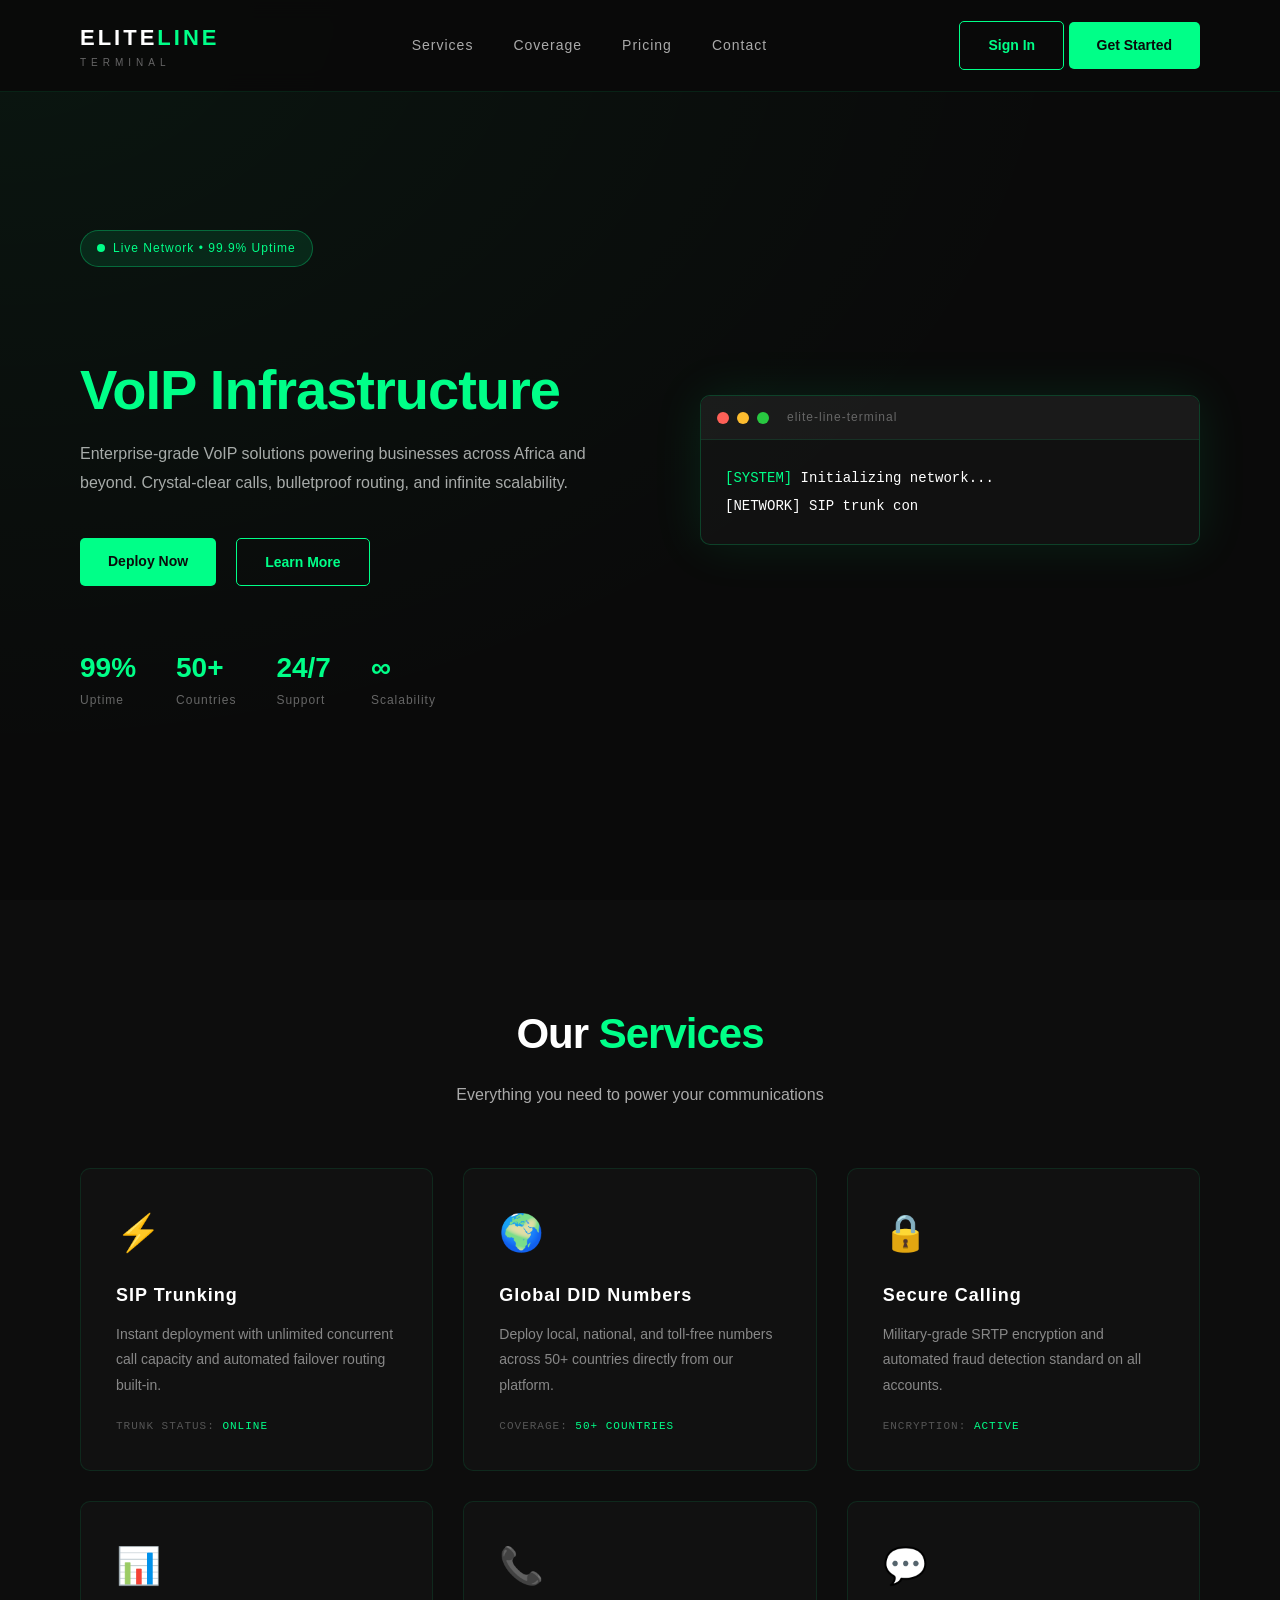
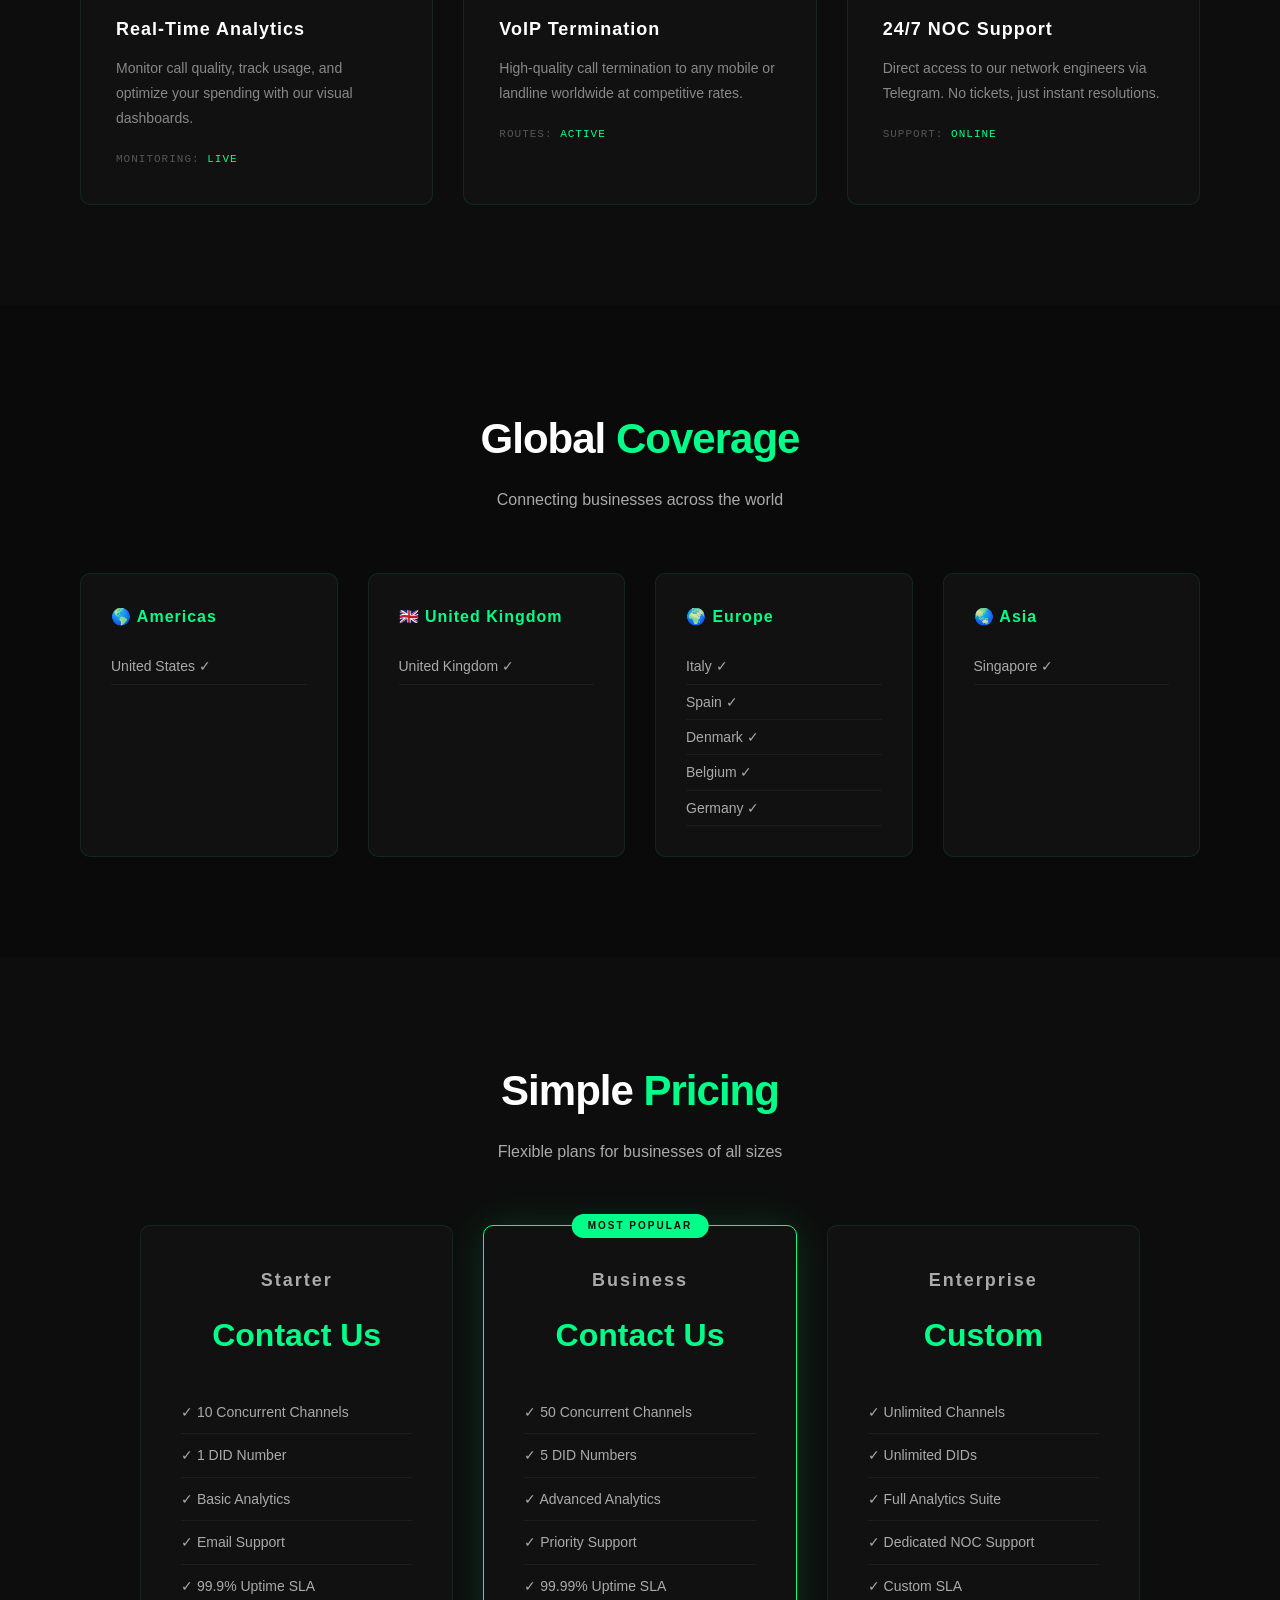
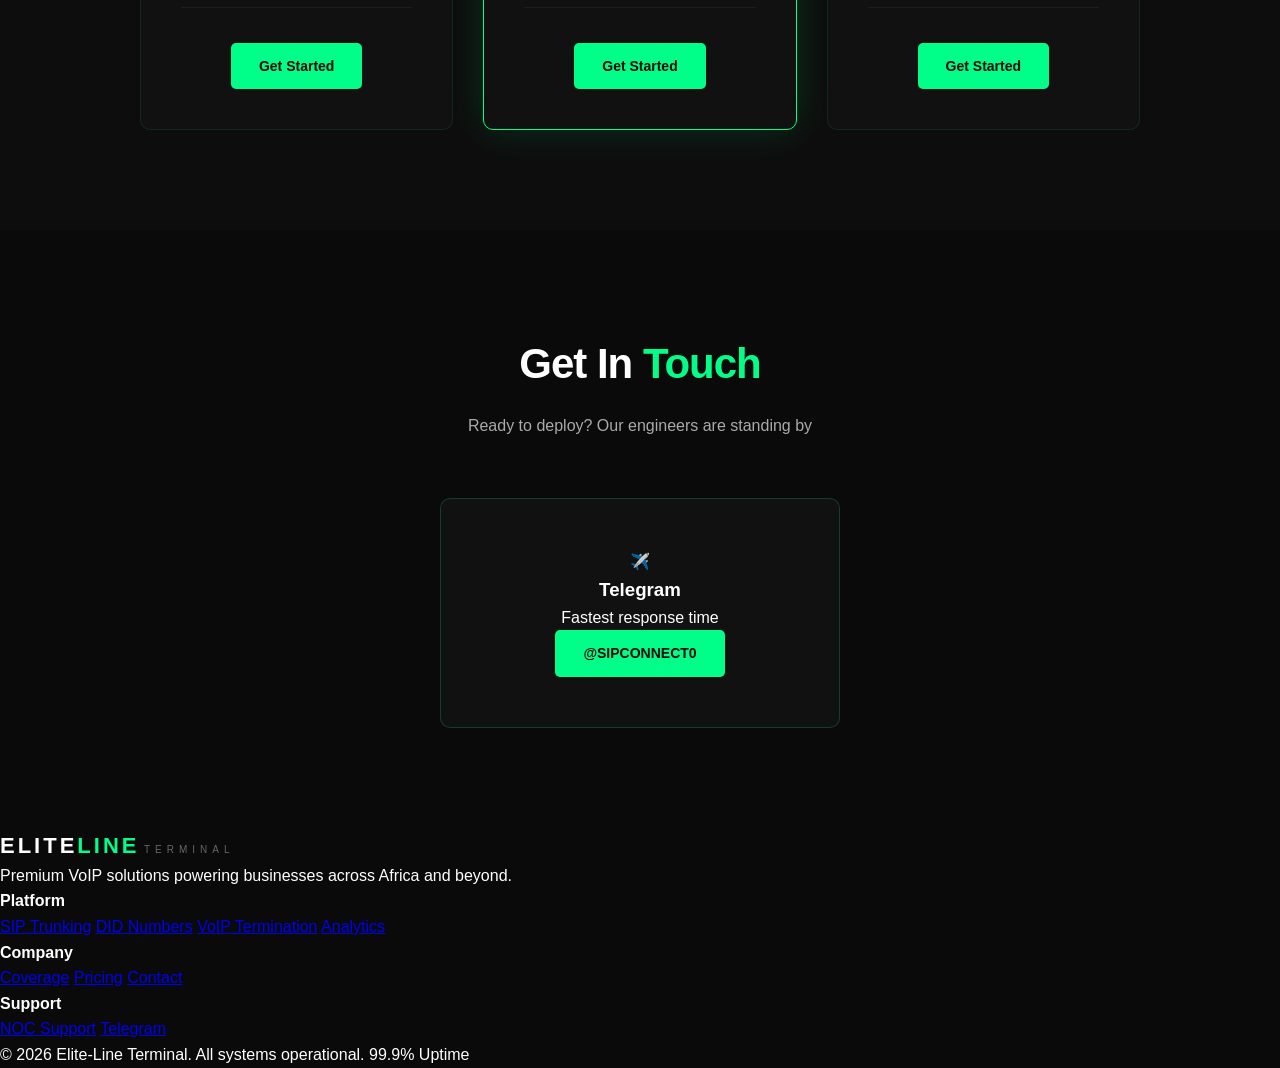
<file: index.html>
<!doctype html>
<html lang="en">
  <head>
    <meta charset="UTF-8" />
    <meta name="viewport" content="width=device-width, initial-scale=1.0" />
    <title>Elite-Line Terminal | Premium VoIP Solutions</title>
    <link rel="stylesheet" href="./style.css" />
  </head>
  <body>
    <!-- Navbar -->
    <header class="navbar">
      <div class="logo">
        <span class="logo-text">ELITE<span class="accent">LINE</span></span>
        <span class="logo-sub">TERMINAL</span>
      </div>
      <nav class="nav-links">
        <a href="#services">Services</a>
        <a href="#coverage">Coverage</a>
        <a href="#pricing">Pricing</a>
        <a href="#contact">Contact</a>
      </nav>
      <div class="nav-buttons">
        <a href="login.html" class="btn-secondary">Sign In</a>
        <a href="register.html" class="btn-primary">Get Started</a>
      </div>
    </header>

    <!-- Hero Section -->
    <section class="hero" id="home">
      <div class="hero-content">
        <div class="status-badge">
          <span class="status-dot"></span>
          Live Network • 99.9% Uptime
        </div>
        <h1><br /><span class="accent">VoIP Infrastructure</span></h1>
        <p class="hero-sub">
          Enterprise-grade VoIP solutions powering businesses across Africa and
          beyond. Crystal-clear calls, bulletproof routing, and infinite
          scalability.
        </p>
        <div class="hero-buttons">
          <a href="register.html" class="btn-primary">Deploy Now</a>
          <a href="#services" class="btn-secondary">Learn More</a>
        </div>
        <div class="hero-stats">
          <div class="stat">
            <span class="stat-number">99.9%</span>
            <span class="stat-label">Uptime</span>
          </div>
          <div class="stat">
            <span class="stat-number">50+</span>
            <span class="stat-label">Countries</span>
          </div>
          <div class="stat">
            <span class="stat-number">24/7</span>
            <span class="stat-label">Support</span>
          </div>
          <div class="stat">
            <span class="stat-number">∞</span>
            <span class="stat-label">Scalability</span>
          </div>
        </div>
      </div>
      <div class="hero-terminal">
        <div class="terminal-header">
          <span class="terminal-dot red"></span>
          <span class="terminal-dot yellow"></span>
          <span class="terminal-dot green"></span>
          <span class="terminal-title">elite-line-terminal</span>
        </div>
        <div class="terminal-body">
          <p>
            <span class="terminal-green">[SYSTEM]</span> Initializing network...
          </p>
          <p>
            <span class="terminal-green">[NETWORK]</span> SIP trunk connected ✓
          </p>
          <p>
            <span class="terminal-green">[ROUTE]</span> Optimal path selected ✓
          </p>
          <p>
            <span class="terminal-green">[CALL]</span> Crystal clear audio ✓
          </p>
          <p>
            <span class="terminal-green">[STATUS]</span>
            <span class="blink">SYSTEM OPERATIONAL █</span>
          </p>
        </div>
      </div>
    </section>

    <!-- Services Section -->
    <section class="services" id="services">
      <div class="section-header">
        <h2>Our <span class="accent">Services</span></h2>
        <p>Everything you need to power your communications</p>
      </div>
      <div class="services-grid">
        <div class="service-card">
          <div class="service-icon">⚡</div>
          <h3>SIP Trunking</h3>
          <p>
            Instant deployment with unlimited concurrent call capacity and
            automated failover routing built-in.
          </p>
          <div class="service-status">
            TRUNK STATUS: <span class="online">ONLINE</span>
          </div>
        </div>
        <div class="service-card">
          <div class="service-icon">🌍</div>
          <h3>Global DID Numbers</h3>
          <p>
            Deploy local, national, and toll-free numbers across 50+ countries
            directly from our platform.
          </p>
          <div class="service-status">
            COVERAGE: <span class="online">50+ COUNTRIES</span>
          </div>
        </div>
        <div class="service-card">
          <div class="service-icon">🔒</div>
          <h3>Secure Calling</h3>
          <p>
            Military-grade SRTP encryption and automated fraud detection
            standard on all accounts.
          </p>
          <div class="service-status">
            ENCRYPTION: <span class="online">ACTIVE</span>
          </div>
        </div>
        <div class="service-card">
          <div class="service-icon">📊</div>
          <h3>Real-Time Analytics</h3>
          <p>
            Monitor call quality, track usage, and optimize your spending with
            our visual dashboards.
          </p>
          <div class="service-status">
            MONITORING: <span class="online">LIVE</span>
          </div>
        </div>
        <div class="service-card">
          <div class="service-icon">📞</div>
          <h3>VoIP Termination</h3>
          <p>
            High-quality call termination to any mobile or landline worldwide at
            competitive rates.
          </p>
          <div class="service-status">
            ROUTES: <span class="online">ACTIVE</span>
          </div>
        </div>
        <div class="service-card">
          <div class="service-icon">💬</div>
          <h3>24/7 NOC Support</h3>
          <p>
            Direct access to our network engineers via Telegram. No tickets,
            just instant resolutions.
          </p>
          <div class="service-status">
            SUPPORT: <span class="online">ONLINE</span>
          </div>
        </div>
      </div>
    </section>

    <!-- Coverage Section -->
    <section class="coverage" id="coverage">
      <div class="section-header">
        <h2>Global <span class="accent">Coverage</span></h2>
        <p>Connecting businesses across the world</p>
      </div>
      <div class="coverage-grid">
        <div class="region-card">
          <h3>🌎 Americas</h3>
          <ul>
            <li>United States ✓</li>
          </ul>
        </div>
        <div class="region-card">
          <h3>🇬🇧 United Kingdom</h3>
          <ul>
            <li>United Kingdom ✓</li>
          </ul>
        </div>
        <div class="region-card">
          <h3>🌍 Europe</h3>
          <ul>
            <li>Italy ✓</li>
            <li>Spain ✓</li>
            <li>Denmark ✓</li>
            <li>Belgium ✓</li>
            <li>Germany ✓</li>
          </ul>
        </div>
        <div class="region-card">
          <h3>🌏 Asia</h3>
          <ul>
            <li>Singapore ✓</li>
          </ul>
        </div>
      </div>
    </section>

    <!-- Pricing Section -->
    <section class="pricing" id="pricing">
      <div class="section-header">
        <h2>Simple <span class="accent">Pricing</span></h2>
        <p>Flexible plans for businesses of all sizes</p>
      </div>
      <div class="pricing-grid">
        <div class="pricing-card">
          <div class="plan-name">Starter</div>
          <div class="plan-price">Contact Us</div>
          <ul class="plan-features">
            <li>✓ 10 Concurrent Channels</li>
            <li>✓ 1 DID Number</li>
            <li>✓ Basic Analytics</li>
            <li>✓ Email Support</li>
            <li>✓ 99.9% Uptime SLA</li>
          </ul>
          <a href="https://t.me/SIPCONNECT0" class="btn-primary">Get Started</a>
        </div>
        <div class="pricing-card featured">
          <div class="plan-badge">MOST POPULAR</div>
          <div class="plan-name">Business</div>
          <div class="plan-price">Contact Us</div>
          <ul class="plan-features">
            <li>✓ 50 Concurrent Channels</li>
            <li>✓ 5 DID Numbers</li>
            <li>✓ Advanced Analytics</li>
            <li>✓ Priority Support</li>
            <li>✓ 99.99% Uptime SLA</li>
          </ul>
          <a href="https://t.me/SIPCONNECT0" class="btn-primary">Get Started</a>
        </div>
        <div class="pricing-card">
          <div class="plan-name">Enterprise</div>
          <div class="plan-price">Custom</div>
          <ul class="plan-features">
            <li>✓ Unlimited Channels</li>
            <li>✓ Unlimited DIDs</li>
            <li>✓ Full Analytics Suite</li>
            <li>✓ Dedicated NOC Support</li>
            <li>✓ Custom SLA</li>
          </ul>
          <a href="https://t.me/SIPCONNECT0" class="btn-primary">Get Started</a>
        </div>
      </div>
    </section>

    <!-- Contact Section -->
    <section class="contact" id="contact">
      <div class="section-header">
        <h2>Get In <span class="accent">Touch</span></h2>
        <p>Ready to deploy? Our engineers are standing by</p>
      </div>
      <div class="contact-content">
        <div class="contact-card">
          <div class="contact-icon">✈️</div>
          <h3>Telegram</h3>
          <p>Fastest response time</p>
          <a href="https://t.me/SIPCONNECT0" class="btn-primary"
            >@SIPCONNECT0</a
          >
        </div>
      </div>
    </section>

    <!-- Footer -->
    <footer class="footer">
      <div class="footer-content">
        <div class="footer-logo">
          <span class="logo-text">ELITE<span class="accent">LINE</span></span>
          <span class="logo-sub">TERMINAL</span>
          <p>
            Premium VoIP solutions powering businesses across Africa and beyond.
          </p>
        </div>
        <div class="footer-links">
          <h4>Platform</h4>
          <a href="#services">SIP Trunking</a>
          <a href="#services">DID Numbers</a>
          <a href="#services">VoIP Termination</a>
          <a href="#services">Analytics</a>
        </div>
        <div class="footer-links">
          <h4>Company</h4>
          <a href="#coverage">Coverage</a>
          <a href="#pricing">Pricing</a>
          <a href="#contact">Contact</a>
        </div>
        <div class="footer-links">
          <h4>Support</h4>
          <a href="https://t.me/SIPCONNECT0">NOC Support</a>
          <a href="https://t.me/SIPCONNECT0">Telegram</a>
        </div>
      </div>
      <div class="footer-bottom">
        <p>
          © 2026 Elite-Line Terminal. All systems operational.
          <span class="status-dot"></span> 99.9% Uptime
        </p>
      </div>
    </footer>

    <script src="script.js"></script>
  </body>
</html>
</file>
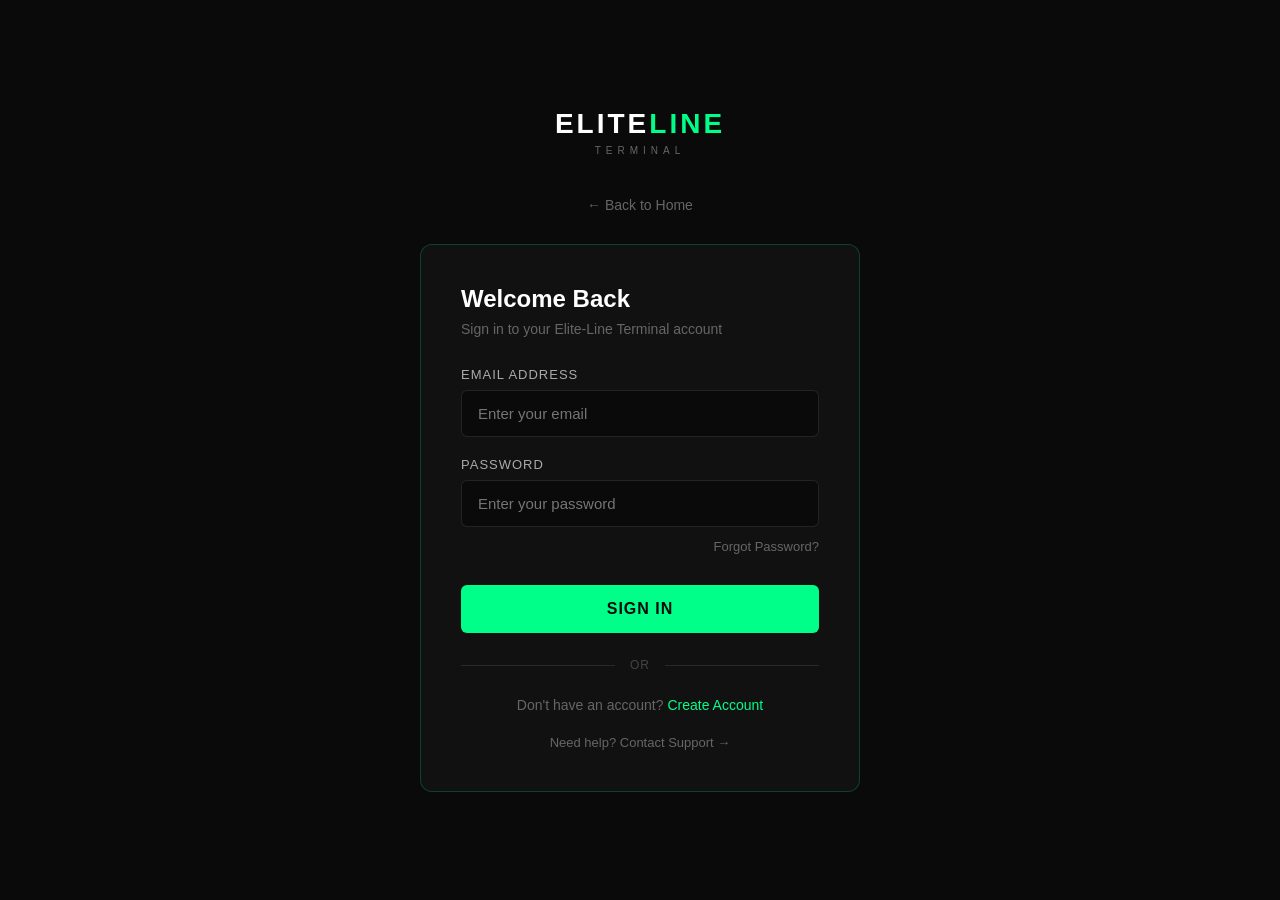
<file: activecalls.html>
<!DOCTYPE html>
<html lang="en">
<head>
<meta charset="UTF-8">
<meta name="viewport" content="width=device-width, initial-scale=1.0">
<title>Active Calls | Elite-Line Terminal</title>
<link rel="preconnect" href="https://fonts.googleapis.com">
<link rel="preconnect" href="https://fonts.gstatic.com" crossorigin>
<link href="https://fonts.googleapis.com/css2?family=Inter:wght@400;500;600;700;800&family=JetBrains+Mono:wght@400;500;600;700&display=swap" rel="stylesheet">
<style>
  :root{
    --bg:#0a0a0a;
    --panel:#111214;
    --panel-alt:#161719;
    --panel-raised:#1a1c1f;
    --border:rgba(255,255,255,0.08);
    --border-soft:rgba(255,255,255,0.05);
    --accent:#00ff88;
    --accent-dim:rgba(0,255,136,0.12);
    --accent-dim-border:rgba(0,255,136,0.3);
    --text:#f2f2f2;
    --text-dim:#8a8f98;
    --text-faint:#54585f;
    --warn:#ffa53d;
    --warn-dim:rgba(255,165,61,0.12);
    --danger:#ff5c5c;
    --danger-dim:rgba(255,92,92,0.12);
    --radius:12px;
    --sidebar-w:250px;
    --font-ui:'Inter',-apple-system,BlinkMacSystemFont,sans-serif;
    --font-mono:'JetBrains Mono','Courier New',monospace;
  }
  *{margin:0;padding:0;box-sizing:border-box;}
  body{
    font-family:var(--font-ui);
    background:var(--bg);
    color:var(--text);
    min-height:100vh;
  }
  a{color:inherit;text-decoration:none;}
  button{font-family:inherit;}
  ::selection{background:var(--accent-dim);color:var(--accent);}

  .icon{width:18px;height:18px;flex-shrink:0;}

  /* ---------- Sidebar ---------- */
  .sidebar{
    position:fixed;
    top:0;left:0;bottom:0;
    width:var(--sidebar-w);
    background:var(--panel);
    border-right:1px solid var(--border);
    display:flex;
    flex-direction:column;
    z-index:1100;
    transition:transform .25s ease;
  }
  .sidebar-brand{
    display:flex;align-items:center;gap:10px;
    padding:22px 22px 18px;
    font-weight:800;font-size:18px;letter-spacing:1px;
  }
  .sidebar-brand span{color:var(--accent);}
  .sidebar-search{
    margin:0 16px 18px;
    display:flex;align-items:center;gap:8px;
    background:var(--bg);
    border:1px solid var(--border);
    border-radius:8px;
    padding:9px 12px;
    color:var(--text-faint);
  }
  .sidebar-search input{
    background:transparent;border:none;outline:none;color:var(--text);
    font-size:13px;width:100%;font-family:var(--font-ui);
  }
  .sidebar-search input::placeholder{color:var(--text-faint);}
  .nav-group{padding:0 12px;flex:1;overflow-y:auto;}
  .nav-link{
    display:flex;align-items:center;gap:12px;
    padding:11px 12px;margin-bottom:2px;
    border-radius:8px;
    color:var(--text-dim);
    font-size:14px;font-weight:500;
    border:1px solid transparent;
    cursor:pointer;
  }
  .nav-link:hover{color:var(--text);background:var(--panel-raised);}
  .nav-link.active{
    color:var(--accent);
    background:var(--accent-dim);
    border-color:var(--accent-dim-border);
  }
  .nav-divider{height:1px;background:var(--border-soft);margin:12px 4px;}
  .sidebar-footer{
    padding:14px;
    border-top:1px solid var(--border);
    display:flex;flex-direction:column;gap:8px;
  }
  .mini-card{
    background:var(--bg);
    border:1px solid var(--border);
    border-radius:8px;
    padding:10px 12px;
    display:flex;align-items:center;justify-content:space-between;
  }
  .mini-card.balance{border-color:var(--accent-dim-border);background:var(--accent-dim);}
  .mini-label{font-size:10px;letter-spacing:.06em;color:var(--text-dim);}
  .mini-card.balance .mini-label{color:var(--accent);opacity:.85;}
  .mini-value{font-family:var(--font-mono);font-size:14px;font-weight:600;}
  .mini-card.balance .mini-value{color:var(--accent);}
  .user-row{
    display:flex;align-items:center;gap:10px;
    padding:8px 4px;
    cursor:pointer;
    border-radius:8px;
  }
  .user-row:hover{background:var(--panel-raised);}
  .user-avatar{
    width:32px;height:32px;border-radius:8px;
    background:var(--accent-dim);
    color:var(--accent);
    display:flex;align-items:center;justify-content:center;
    font-weight:700;font-size:14px;
    flex-shrink:0;
  }
  .user-meta{flex:1;min-width:0;}
  .user-meta .name{font-size:13px;font-weight:600;white-space:nowrap;overflow:hidden;text-overflow:ellipsis;}
  .user-meta .sub{font-size:11px;color:var(--text-faint);}

  /* ---------- Mobile sidebar toggle ---------- */
  .sidebar-toggle{
    display:none;
    position:fixed;top:14px;left:14px;z-index:1200;
    background:var(--panel);border:1px solid var(--border);
    border-radius:8px;padding:8px;color:var(--text);
    cursor:pointer;
  }
  .sidebar-overlay{
    display:none;
    position:fixed;inset:0;background:rgba(0,0,0,.6);z-index:1050;
  }

  /* ---------- Main ---------- */
  .app{margin-left:var(--sidebar-w);min-height:100vh;display:flex;flex-direction:column;}

  .topbar{
    position:sticky;top:0;z-index:900;
    background:rgba(10,10,10,0.85);
    backdrop-filter:blur(10px);
    border-bottom:1px solid var(--border);
    padding:16px 32px;
    display:flex;align-items:center;justify-content:space-between;
    gap:16px;flex-wrap:wrap;
  }
  .breadcrumb{display:flex;align-items:center;gap:8px;color:var(--text-dim);font-size:14px;}
  .breadcrumb strong{color:var(--text);font-weight:600;}
  .topbar-right{display:flex;align-items:center;gap:12px;}
  .chip{
    display:flex;align-items:center;gap:8px;
    border:1px solid var(--border);
    border-radius:8px;
    padding:8px 14px;
    font-size:13px;color:var(--text-dim);
  }
  .balance-chip{
    display:flex;align-items:center;gap:8px;
    border:1px solid var(--border);
    border-radius:8px;
    padding:8px 14px;
    font-size:13px;
  }
  .balance-chip .amt{font-family:var(--font-mono);font-weight:700;color:var(--text);}
  .btn{
    display:inline-flex;align-items:center;gap:8px;
    border:none;border-radius:8px;
    padding:10px 18px;
    font-size:13px;font-weight:700;
    cursor:pointer;
    font-family:var(--font-ui);
  }
  .btn-accent{background:var(--accent);color:#05130c;}
  .btn-accent:hover{background:#33ff9e;}
  .btn-ghost{background:transparent;border:1px solid var(--border);color:var(--text-dim);}
  .btn-ghost:hover{border-color:var(--danger);color:var(--danger);}

  .main{padding:28px 32px 60px;max-width:1320px;width:100%;margin:0 auto;}

  .page-head{
    display:flex;align-items:flex-end;justify-content:space-between;
    margin-bottom:24px;flex-wrap:wrap;gap:12px;
  }
  .page-head h1{font-size:28px;font-weight:800;margin-bottom:6px;}
  .page-head .date{color:var(--text-dim);font-size:13px;}
  .status-pill{
    display:flex;align-items:center;gap:8px;
    padding:7px 14px;border-radius:50px;font-size:12px;font-weight:600;
    letter-spacing:.03em;
  }
  .status-pill.active{background:var(--accent-dim);color:var(--accent);border:1px solid var(--accent-dim-border);}
  .status-pill.pending{background:var(--warn-dim);color:var(--warn);border:1px solid rgba(255,165,61,.35);}
  .status-pill.suspended{background:var(--danger-dim);color:var(--danger);border:1px solid rgba(255,92,92,.35);}
  .status-dot{width:7px;height:7px;border-radius:50%;background:currentColor;animation:pulse 2s infinite;}
  @keyframes pulse{0%,100%{opacity:1;}50%{opacity:.4;}}

  /* ---------- Stat cards ---------- */
  .stats-row{
    display:grid;grid-template-columns:1.4fr 1fr 1fr;gap:18px;margin-bottom:20px;
  }
  .card{
    background:var(--panel);
    border:1px solid var(--border);
    border-radius:var(--radius);
    padding:22px;
  }
  .stat-card{display:flex;flex-direction:column;gap:16px;}
  .stat-top{display:flex;align-items:center;justify-content:space-between;}
  .stat-icon-box{
    width:38px;height:38px;border-radius:9px;
    display:flex;align-items:center;justify-content:center;
  }
  .stat-icon-box.green{background:var(--accent-dim);color:var(--accent);}
  .stat-icon-box.blue{background:rgba(90,140,255,.14);color:#7fa4ff;}
  .stat-icon-box.purple{background:rgba(170,110,255,.14);color:#b98bff;}
  .stat-caption{font-size:11px;letter-spacing:.06em;color:var(--text-dim);}
  .stat-main{font-family:var(--font-mono);font-size:30px;font-weight:700;}
  .stat-sub{font-size:12px;color:var(--text-faint);margin-top:2px;}

  /* ---------- Content grid ---------- */
  .grid-3{display:grid;grid-template-columns:1fr 1fr 1fr;gap:18px;margin-bottom:20px;align-items:start;}

  .card-title-row{
    display:flex;align-items:center;gap:10px;margin-bottom:18px;
  }
  .card-title-row .box{
    width:32px;height:32px;border-radius:8px;
    background:var(--accent-dim);color:var(--accent);
    display:flex;align-items:center;justify-content:center;
  }
  .card-title-row h3{font-size:14px;font-weight:700;}
  .card-title-row .sub{font-size:11px;color:var(--text-faint);margin-top:1px;}

  /* Top up card */
  .amount-input{
    display:flex;align-items:center;gap:8px;
    background:var(--bg);border:1px solid var(--border);
    border-radius:8px;padding:14px 16px;margin-bottom:14px;
  }
  .amount-input span{color:var(--text-faint);font-family:var(--font-mono);font-size:20px;}
  .amount-input input{
    flex:1;background:transparent;border:none;outline:none;color:var(--text);
    font-family:var(--font-mono);font-size:20px;font-weight:600;
  }
  .preset-grid{display:grid;grid-template-columns:repeat(3,1fr);gap:8px;margin-bottom:14px;}
  .preset-btn{
    background:var(--bg);border:1px solid var(--border);color:var(--text-dim);
    border-radius:7px;padding:9px 0;font-size:13px;font-weight:600;cursor:pointer;
  }
  .preset-btn:hover,.preset-btn.selected{border-color:var(--accent-dim-border);color:var(--accent);background:var(--accent-dim);}
  .pay-btn{width:100%;justify-content:center;}
  .pay-note{display:flex;align-items:center;gap:6px;justify-content:center;margin-top:12px;font-size:11px;color:var(--text-faint);}

  /* Terminal card */
  .terminal{background:var(--panel-alt);border-radius:9px;overflow:hidden;border:1px solid var(--border-soft);}
  .terminal-bar{
    display:flex;align-items:center;gap:8px;
    padding:11px 14px;background:var(--panel-raised);border-bottom:1px solid var(--border-soft);
  }
  .dot{width:9px;height:9px;border-radius:50%;}
  .dot.red{background:#ff5f57;}.dot.yellow{background:#febc2e;}.dot.green{background:#28c840;}
  .terminal-title{font-family:var(--font-mono);font-size:11px;color:var(--text-dim);letter-spacing:.03em;margin-left:4px;}
  .terminal-body{padding:16px;}
  .term-row{
    display:flex;align-items:center;justify-content:space-between;
    padding:9px 0;border-bottom:1px solid var(--border-soft);
    font-family:var(--font-mono);font-size:13px;
  }
  .term-row:last-child{border-bottom:none;}
  .term-label{color:var(--text-faint);letter-spacing:.04em;font-size:11px;}
  .term-value-group{display:flex;align-items:center;gap:8px;}
  .term-value{font-weight:600;color:var(--text);}
  .icon-btn{
    background:transparent;border:none;color:var(--text-faint);cursor:pointer;
    display:flex;align-items:center;padding:2px;
  }
  .icon-btn:hover{color:var(--accent);}
  .icon-btn .icon{width:14px;height:14px;}
  .pending-block{padding:6px 2px 2px;text-align:center;}
  .pending-block .headline{color:var(--warn);font-size:13px;margin-bottom:8px;display:flex;align-items:center;gap:8px;justify-content:center;}
  .pending-block p{color:var(--text-dim);font-size:12.5px;line-height:1.6;margin-bottom:12px;}
  .pending-block a{color:var(--accent);font-weight:600;font-size:13px;display:inline-flex;align-items:center;gap:6px;}

  /* Quick actions */
  .qa-grid{display:grid;grid-template-columns:1fr 1fr;gap:10px;}
  .qa-btn{
    display:flex;flex-direction:column;gap:10px;
    background:var(--panel-alt);border:1px solid var(--border-soft);
    border-radius:9px;padding:14px;cursor:pointer;
  }
  .qa-btn:hover{border-color:var(--accent-dim-border);background:var(--panel-raised);}
  .qa-icon{
    width:32px;height:32px;border-radius:8px;
    display:flex;align-items:center;justify-content:center;
  }
  .qa-btn span{font-size:12.5px;font-weight:600;color:var(--text);}
  .qa-1{background:rgba(90,140,255,.14);color:#7fa4ff;}
  .qa-2{background:rgba(0,255,136,.14);color:var(--accent);}
  .qa-3{background:rgba(255,165,61,.14);color:var(--warn);}
  .qa-4{background:rgba(170,110,255,.14);color:#b98bff;}
  .qa-5{background:rgba(255,92,140,.14);color:#ff5c8c;}
  .qa-6{background:rgba(255,140,60,.14);color:#ff8c3c;}

  /* Support banner */
  .support-banner{
    display:flex;align-items:center;justify-content:space-between;
    gap:16px;flex-wrap:wrap;
    background:linear-gradient(135deg,var(--panel) 0%,var(--panel-alt) 100%);
    border:1px solid var(--border);
    border-radius:var(--radius);
    padding:20px 24px;
  }
  .support-left{display:flex;align-items:center;gap:14px;}
  .support-icon{
    width:42px;height:42px;border-radius:10px;
    background:var(--accent-dim);color:var(--accent);
    display:flex;align-items:center;justify-content:center;flex-shrink:0;
  }
  .support-left h4{font-size:14px;font-weight:700;margin-bottom:3px;}
  .support-left p{font-size:12.5px;color:var(--text-dim);}
  .support-actions{display:flex;gap:10px;}
  .support-actions .btn-ghost{color:var(--text);}

  /* Focus visibility */
  a:focus-visible,button:focus-visible,input:focus-visible{
    outline:2px solid var(--accent);outline-offset:2px;
  }

  @media (prefers-reduced-motion: reduce){
    .status-dot{animation:none;}
  }

  /* ---------- Responsive ---------- */
  @media (max-width:1080px){
    .stats-row{grid-template-columns:1fr 1fr;}
    .stats-row .stat-card:first-child{grid-column:span 2;}
    .grid-3{grid-template-columns:1fr 1fr;}
    .grid-3 > :nth-child(3){grid-column:span 2;}
  }
  @media (max-width:760px){
    .sidebar{transform:translateX(-100%);}
    .sidebar.open{transform:translateX(0);}
    .sidebar-toggle{display:flex;}
    .sidebar-overlay.show{display:block;}
    .app{margin-left:0;}
    .topbar{padding:16px 18px 16px 60px;}
    .main{padding:20px 18px 40px;}
    .stats-row{grid-template-columns:1fr;}
    .stats-row .stat-card:first-child{grid-column:span 1;}
    .grid-3{grid-template-columns:1fr;}
    .grid-3 > :nth-child(3){grid-column:span 1;}
    .qa-grid{grid-template-columns:1fr 1fr;}
    .support-banner{flex-direction:column;align-items:flex-start;}
  }

  /* ---------- Active Calls page ---------- */
  .pill{display:inline-flex;align-items:center;gap:6px;padding:4px 10px;border-radius:50px;font-size:11px;font-weight:700;letter-spacing:.03em;}
  .pill.active{background:var(--accent-dim);color:var(--accent);border:1px solid var(--accent-dim-border);}
  .stats-row{display:grid;grid-template-columns:repeat(3,1fr);gap:16px;margin-bottom:20px;}
  .stat-card{background:var(--panel);border:1px solid var(--border);border-radius:var(--radius);padding:20px;}
  .stat-caption{font-size:11px;letter-spacing:.06em;color:var(--text-dim);margin-bottom:10px;}
  .stat-main{font-family:var(--font-mono);font-size:26px;font-weight:700;color:var(--accent);}
  .table-card{padding:0;overflow:hidden;background:var(--panel);border:1px solid var(--border);border-radius:var(--radius);}
  table{width:100%;border-collapse:collapse;}
  thead th{text-align:left;font-size:11px;letter-spacing:.05em;color:var(--text-faint);padding:14px 18px;border-bottom:1px solid var(--border);background:var(--panel-alt);}
  tbody td{padding:14px 18px;border-bottom:1px solid var(--border-soft);font-size:13.5px;vertical-align:middle;font-family:var(--font-mono);}
  tbody tr:last-child td{border-bottom:none;}
  tbody tr:hover{background:var(--panel-raised);}
  .live-dot{width:7px;height:7px;border-radius:50%;background:var(--accent);display:inline-block;margin-right:6px;animation:pulse 2s infinite;}
  @keyframes pulse{0%,100%{opacity:1;}50%{opacity:.4;}}
  @media (max-width:760px){
    table thead{display:none;}
    tbody tr{display:block;border-bottom:1px solid var(--border);padding:14px 0;}
    tbody td{display:flex;justify-content:space-between;padding:6px 18px;border:none;}
    tbody td::before{content:attr(data-label);color:var(--text-faint);font-size:11px;font-family:var(--font-ui);}
  }
</style>
</head>
<body>

<button class="sidebar-toggle" id="sidebarToggle" aria-label="Toggle menu">
  <svg class="icon" viewBox="0 0 24 24" fill="none" stroke="currentColor" stroke-width="2" stroke-linecap="round" stroke-linejoin="round"><line x1="3" y1="6" x2="21" y2="6"/><line x1="3" y1="12" x2="21" y2="12"/><line x1="3" y1="18" x2="21" y2="18"/></svg>
</button>
<div class="sidebar-overlay" id="sidebarOverlay"></div>

<aside class="sidebar" id="sidebar">
  <div class="sidebar-brand">ELITE<span>LINE</span></div>

  <div class="sidebar-search">
    <svg class="icon" viewBox="0 0 24 24" fill="none" stroke="currentColor" stroke-width="2" stroke-linecap="round" stroke-linejoin="round" style="width:16px;height:16px;"><circle cx="11" cy="11" r="8"/><line x1="21" y1="21" x2="16.65" y2="16.65"/></svg>
    <input type="text" placeholder="Search...">
  </div>

  <nav class="nav-group">
    <a href="dashboard.html" class="nav-link">
      <svg class="icon" viewBox="0 0 24 24" fill="none" stroke="currentColor" stroke-width="2" stroke-linecap="round" stroke-linejoin="round"><path d="M3 9l9-7 9 7v11a2 2 0 0 1-2 2H5a2 2 0 0 1-2-2z"/><polyline points="9 22 9 12 15 12 15 22"/></svg>
      Dashboard
    </a>
    <a href="sipusers.html" class="nav-link">
      <svg class="icon" viewBox="0 0 24 24" fill="none" stroke="currentColor" stroke-width="2" stroke-linecap="round" stroke-linejoin="round"><path d="M22 16.92v3a2 2 0 0 1-2.18 2 19.79 19.79 0 0 1-8.63-3.07 19.5 19.5 0 0 1-6-6 19.79 19.79 0 0 1-3.07-8.67A2 2 0 0 1 4.11 2h3a2 2 0 0 1 2 1.72c.127.96.361 1.903.7 2.81a2 2 0 0 1-.45 2.11L8.09 9.91a16 16 0 0 0 6 6l1.27-1.27a2 2 0 0 1 2.11-.45c.907.339 1.85.573 2.81.7A2 2 0 0 1 22 16.92z"/></svg>
      SIP Users
    </a>
    <a href="activecalls.html" class="nav-link active">
      <svg class="icon" viewBox="0 0 24 24" fill="none" stroke="currentColor" stroke-width="2" stroke-linecap="round" stroke-linejoin="round"><polyline points="22 12 18 12 15 21 9 3 6 12 2 12"/></svg>
      Active Calls
    </a>
    <a href="statistics.html" class="nav-link">
      <svg class="icon" viewBox="0 0 24 24" fill="none" stroke="currentColor" stroke-width="2" stroke-linecap="round" stroke-linejoin="round"><line x1="18" y1="20" x2="18" y2="10"/><line x1="12" y1="20" x2="12" y2="4"/><line x1="6" y1="20" x2="6" y2="14"/></svg>
      Statistics
    </a>
    <a href="refills.html" class="nav-link">
      <svg class="icon" viewBox="0 0 24 24" fill="none" stroke="currentColor" stroke-width="2" stroke-linecap="round" stroke-linejoin="round"><polyline points="23 4 23 10 17 10"/><path d="M20.49 15a9 9 0 1 1-2.12-9.36L23 10"/></svg>
      Refills
    </a>
    <a href="coverage.html" class="nav-link">
      <svg class="icon" viewBox="0 0 24 24" fill="none" stroke="currentColor" stroke-width="2" stroke-linecap="round" stroke-linejoin="round"><circle cx="12" cy="12" r="10"/><line x1="2" y1="12" x2="22" y2="12"/><path d="M12 2a15.3 15.3 0 0 1 4 10 15.3 15.3 0 0 1-4 10 15.3 15.3 0 0 1-4-10 15.3 15.3 0 0 1 4-10z"/></svg>
      Coverage
    </a>
    <a href="plans.html" class="nav-link">
      <svg class="icon" viewBox="0 0 24 24" fill="none" stroke="currentColor" stroke-width="2" stroke-linecap="round" stroke-linejoin="round"><polygon points="12 2 2 7 12 12 22 7 12 2"/><polyline points="2 17 12 22 22 17"/><polyline points="2 12 12 17 22 12"/></svg>
      Plans
    </a>
    <a href="#" class="nav-link">
      <svg class="icon" viewBox="0 0 24 24" fill="none" stroke="currentColor" stroke-width="2" stroke-linecap="round" stroke-linejoin="round"><path d="M17 21v-2a4 4 0 0 0-4-4H5a4 4 0 0 0-4 4v2"/><circle cx="9" cy="7" r="4"/><path d="M23 21v-2a4 4 0 0 0-3-3.87"/><path d="M16 3.13a4 4 0 0 1 0 7.75"/></svg>
      Users
    </a>
    <div class="nav-divider"></div>
    <a href="https://t.me/SIPCONNECT0" target="_blank" class="nav-link">
      <svg class="icon" viewBox="0 0 24 24" fill="none" stroke="currentColor" stroke-width="2" stroke-linecap="round" stroke-linejoin="round"><path d="M21 11.5a8.38 8.38 0 0 1-.9 3.8 8.5 8.5 0 0 1-7.6 4.7 8.38 8.38 0 0 1-3.8-.9L3 21l1.9-5.7a8.38 8.38 0 0 1-.9-3.8 8.5 8.5 0 0 1 4.7-7.6 8.38 8.38 0 0 1 3.8-.9h.5a8.48 8.48 0 0 1 8 8v.5z"/></svg>
      Support
    </a>
    <a href="howtouse.html" class="nav-link">
      <svg class="icon" viewBox="0 0 24 24" fill="none" stroke="currentColor" stroke-width="2" stroke-linecap="round" stroke-linejoin="round"><path d="M4 19.5A2.5 2.5 0 0 1 6.5 17H20"/><path d="M6.5 2H20v20H6.5A2.5 2.5 0 0 1 4 19.5v-15A2.5 2.5 0 0 1 6.5 2z"/></svg>
      How To Use
    </a>
  </nav>

  <div class="sidebar-footer">
    <div class="mini-card balance">
      <div>
        <div class="mini-label">BALANCE</div>
        <div class="mini-value" id="sbBalance">$0.00</div>
      </div>
    </div>
    <div class="mini-card">
      <div>
        <div class="mini-label">SIP SERVER</div>
        <div class="mini-value" id="sbServer" style="font-size:12px;">—</div>
      </div>
    </div>
    <div class="user-row" id="userRow">
      <div class="user-avatar" id="userAvatar">U</div>
      <div class="user-meta">
        <div class="name" id="userName">Loading...</div>
        <div class="sub">User account</div>
      </div>
      <button class="icon-btn" onclick="logout()" aria-label="Log out">
        <svg class="icon" viewBox="0 0 24 24" fill="none" stroke="currentColor" stroke-width="2" stroke-linecap="round" stroke-linejoin="round"><path d="M9 21H5a2 2 0 0 1-2-2V5a2 2 0 0 1 2-2h4"/><polyline points="16 17 21 12 16 7"/><line x1="21" y1="12" x2="9" y2="12"/></svg>
      </button>
    </div>
  </div>
</aside>

<div class="app">
  <div class="topbar">
    <div class="breadcrumb">
      <svg class="icon" viewBox="0 0 24 24" fill="none" stroke="currentColor" stroke-width="2" stroke-linecap="round" stroke-linejoin="round" style="width:16px;height:16px;"><rect x="3" y="3" width="7" height="7"/><rect x="14" y="3" width="7" height="7"/><rect x="14" y="14" width="7" height="7"/><rect x="3" y="14" width="7" height="7"/></svg>
      / <strong>Active Calls</strong>
    </div>
  </div>

  <main class="main">
    <div class="page-head">
      <div>
        <h1>Active Calls</h1>
        <div class="date">Live call activity across the network</div>
      </div>
    </div>

    <div class="stats-row">
      <div class="stat-card">
        <div class="stat-caption">CALLS IN PROGRESS</div>
        <div class="stat-main" id="statActiveCount">0</div>
      </div>
      <div class="stat-card">
        <div class="stat-caption">TOTAL CHANNELS IN USE</div>
        <div class="stat-main" id="statChannels">0</div>
      </div>
      <div class="stat-card">
        <div class="stat-caption">AVG CALL DURATION</div>
        <div class="stat-main" id="statAvgDuration">0:00</div>
      </div>
    </div>

    <div class="table-card">
      <table>
        <thead>
          <tr>
            <th>Status</th>
            <th>From</th>
            <th>To</th>
            <th>Destination</th>
            <th>Duration</th>
          </tr>
        </thead>
        <tbody id="callsTableBody"></tbody>
      </table>
    </div>
  </main>
</div>

<script>
  const token = localStorage.getItem('token');
  const user = JSON.parse(localStorage.getItem('user') || '{}');
  if (!token) { window.location.href = 'login.html'; }

  const sidebar = document.getElementById('sidebar');
  const overlay = document.getElementById('sidebarOverlay');
  document.getElementById('sidebarToggle').addEventListener('click', () => {
    sidebar.classList.toggle('open');
    overlay.classList.toggle('show');
  });
  overlay.addEventListener('click', () => {
    sidebar.classList.remove('open');
    overlay.classList.remove('show');
  });

  document.getElementById('userName').textContent = user.name || 'User';
  document.getElementById('userAvatar').textContent = (user.name || 'U').charAt(0).toUpperCase();

  function logout() {
    localStorage.removeItem('token');
    localStorage.removeItem('user');
    window.location.href = 'index.html';
  }

  const API_BASE = 'https://elite-line-backend.onrender.com';
  async function refreshBalance() {
    try {
      const res = await fetch(API_BASE + '/api/user/balance', {
        headers: { 'Authorization': 'Bearer ' + token }
      });
      if (!res.ok) return;
      const data = await res.json();
      if (typeof data.balance !== 'number') return;
      document.getElementById('sbBalance').textContent = '$' + data.balance.toFixed(2);
    } catch (err) {}
  }
  refreshBalance();

  // ---------- Call activity (currently zeroed — no VoIP switch connected yet) ----------
  function renderCalls() {
    document.getElementById('callsTableBody').innerHTML =
      '<tr><td colspan="5" style="text-align:center;color:var(--text-dim);font-family:var(--font-ui);padding:30px 0;">No active calls</td></tr>';

    document.getElementById('statActiveCount').textContent = '0';
    document.getElementById('statChannels').textContent = '0';
    document.getElementById('statAvgDuration').textContent = '0:00';
  }

  renderCalls();
</script>

</body>
</html>
</file>
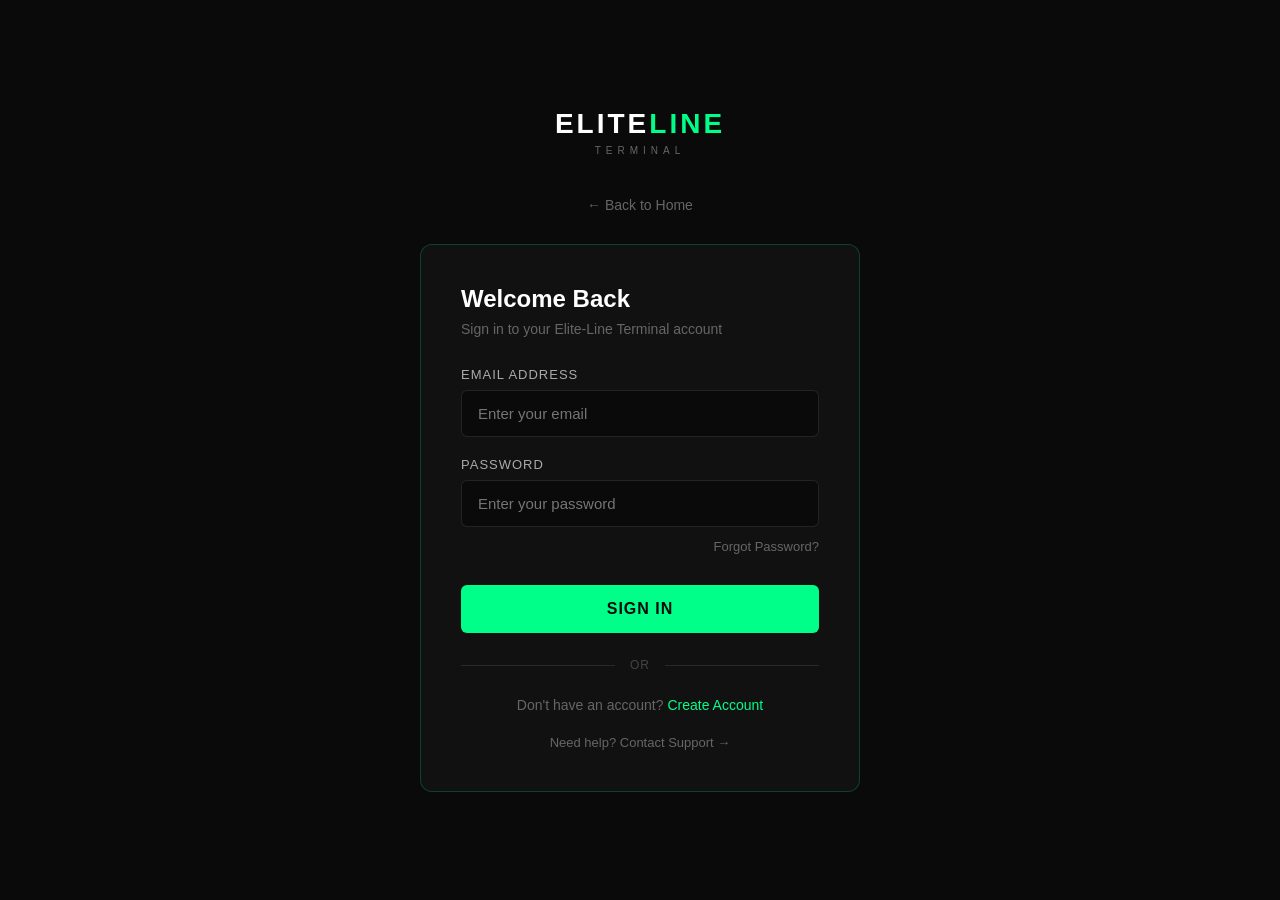
<file: admin.html>
<!DOCTYPE html>
<html lang="en">
<head>
<meta charset="UTF-8">
<meta name="viewport" content="width=device-width, initial-scale=1.0">
<title>Admin | Elite-Line Terminal</title>
<link rel="preconnect" href="https://fonts.googleapis.com">
<link rel="preconnect" href="https://fonts.gstatic.com" crossorigin>
<link href="https://fonts.googleapis.com/css2?family=Inter:wght@400;500;600;700;800&family=JetBrains+Mono:wght@400;500;600;700&display=swap" rel="stylesheet">
<style>
  :root{
    --bg:#0a0a0a;--panel:#111214;--panel-alt:#161719;--panel-raised:#1a1c1f;
    --border:rgba(255,255,255,0.08);--border-soft:rgba(255,255,255,0.05);
    --accent:#00ff88;--accent-dim:rgba(0,255,136,0.12);--accent-dim-border:rgba(0,255,136,0.3);
    --text:#f2f2f2;--text-dim:#8a8f98;--text-faint:#54585f;
    --warn:#ffa53d;--warn-dim:rgba(255,165,61,0.12);
    --danger:#ff5c5c;--danger-dim:rgba(255,92,92,0.12);
    --radius:12px;--sidebar-w:230px;
    --font-ui:'Inter',-apple-system,BlinkMacSystemFont,sans-serif;
    --font-mono:'JetBrains Mono','Courier New',monospace;
  }
  *{margin:0;padding:0;box-sizing:border-box;}
  body{font-family:var(--font-ui);background:var(--bg);color:var(--text);min-height:100vh;}
  a{color:inherit;text-decoration:none;}
  button{font-family:inherit;}
  .icon{width:18px;height:18px;flex-shrink:0;}

  .sidebar{
    position:fixed;top:0;left:0;bottom:0;width:var(--sidebar-w);
    background:var(--panel);border-right:1px solid var(--border);
    display:flex;flex-direction:column;z-index:1100;
  }
  .sidebar-brand{display:flex;align-items:center;gap:6px;padding:22px 22px 24px;font-weight:800;font-size:18px;letter-spacing:1px;}
  .sidebar-brand span{color:var(--accent);}
  .sidebar-brand .tag{
    font-family:var(--font-mono);font-size:9px;font-weight:600;color:var(--danger);
    background:var(--danger-dim);border:1px solid rgba(255,92,92,.35);
    border-radius:5px;padding:2px 6px;margin-left:4px;letter-spacing:.05em;
  }
  .nav-group{padding:0 12px;flex:1;}
  .nav-link{
    display:flex;align-items:center;gap:12px;padding:11px 12px;margin-bottom:2px;
    border-radius:8px;color:var(--text-dim);font-size:14px;font-weight:500;cursor:pointer;border:1px solid transparent;
  }
  .nav-link:hover{color:var(--text);background:var(--panel-raised);}
  .nav-link.active{color:var(--accent);background:var(--accent-dim);border-color:var(--accent-dim-border);}
  .sidebar-footer{padding:14px;border-top:1px solid var(--border);}
  .user-row{display:flex;align-items:center;gap:10px;padding:8px 4px;border-radius:8px;}
  .user-avatar{width:32px;height:32px;border-radius:8px;background:var(--accent-dim);color:var(--accent);display:flex;align-items:center;justify-content:center;font-weight:700;font-size:14px;}
  .user-meta .name{font-size:13px;font-weight:600;}
  .user-meta .sub{font-size:11px;color:var(--text-faint);}
  .icon-btn{background:transparent;border:none;color:var(--text-faint);cursor:pointer;display:flex;align-items:center;padding:2px;}
  .icon-btn:hover{color:var(--accent);}

  .app{margin-left:var(--sidebar-w);min-height:100vh;}
  .topbar{
    position:sticky;top:0;z-index:900;background:rgba(10,10,10,.85);backdrop-filter:blur(10px);
    border-bottom:1px solid var(--border);padding:16px 32px;
    display:flex;align-items:center;justify-content:space-between;gap:16px;flex-wrap:wrap;
  }
  .search-box{
    display:flex;align-items:center;gap:8px;background:var(--panel);border:1px solid var(--border);
    border-radius:8px;padding:9px 14px;min-width:260px;
  }
  .search-box input{background:transparent;border:none;outline:none;color:var(--text);font-size:13px;width:100%;}
  .filter-tabs{display:flex;gap:6px;}
  .filter-tab{
    background:transparent;border:1px solid var(--border);color:var(--text-dim);
    border-radius:7px;padding:8px 14px;font-size:12.5px;font-weight:600;cursor:pointer;
  }
  .filter-tab.active{color:var(--accent);border-color:var(--accent-dim-border);background:var(--accent-dim);}

  .main{padding:28px 32px 60px;max-width:1320px;margin:0 auto;}
  .page-head h1{font-size:26px;font-weight:800;margin-bottom:4px;}
  .page-head p{color:var(--text-dim);font-size:13px;margin-bottom:24px;}

  .stats-row{display:grid;grid-template-columns:repeat(4,1fr);gap:16px;margin-bottom:24px;}
  .card{background:var(--panel);border:1px solid var(--border);border-radius:var(--radius);padding:20px;}
  .stat-caption{font-size:11px;letter-spacing:.06em;color:var(--text-dim);margin-bottom:10px;}
  .stat-main{font-family:var(--font-mono);font-size:26px;font-weight:700;}
  .stat-main.warn{color:var(--warn);}
  .stat-main.green{color:var(--accent);}
  .stat-main.danger{color:var(--danger);}

  .table-card{padding:0;overflow:hidden;}
  table{width:100%;border-collapse:collapse;}
  thead th{
    text-align:left;font-size:11px;letter-spacing:.05em;color:var(--text-faint);
    padding:14px 18px;border-bottom:1px solid var(--border);background:var(--panel-alt);
  }
  tbody td{padding:14px 18px;border-bottom:1px solid var(--border-soft);font-size:13.5px;vertical-align:middle;}
  tbody tr:last-child td{border-bottom:none;}
  tbody tr:hover{background:var(--panel-raised);}
  .cell-user .name{font-weight:600;}
  .cell-user .email{font-size:12px;color:var(--text-faint);}
  .pill{
    display:inline-flex;align-items:center;gap:6px;padding:4px 10px;border-radius:50px;
    font-size:11px;font-weight:700;letter-spacing:.03em;
  }
  .pill.active{background:var(--accent-dim);color:var(--accent);border:1px solid var(--accent-dim-border);}
  .pill.pending{background:var(--warn-dim);color:var(--warn);border:1px solid rgba(255,165,61,.35);}
  .pill.suspended{background:var(--danger-dim);color:var(--danger);border:1px solid rgba(255,92,92,.35);}
  .balance-cell{font-family:var(--font-mono);font-weight:600;}
  .row-actions{display:flex;gap:8px;flex-wrap:wrap;}
  .action-btn{
    border:1px solid var(--border);background:transparent;color:var(--text-dim);
    border-radius:6px;padding:6px 11px;font-size:12px;font-weight:600;cursor:pointer;
  }
  .action-btn.green{color:var(--accent);border-color:var(--accent-dim-border);}
  .action-btn.green:hover{background:var(--accent-dim);}
  .action-btn.warn{color:var(--warn);border-color:rgba(255,165,61,.35);}
  .action-btn.warn:hover{background:var(--warn-dim);}
  .action-btn.danger{color:var(--danger);border-color:rgba(255,92,92,.35);}
  .action-btn.danger:hover{background:var(--danger-dim);}
  .empty-state{padding:50px 20px;text-align:center;color:var(--text-dim);font-size:13.5px;}

  /* Modal */
  .modal-overlay{
    display:none;position:fixed;inset:0;background:rgba(0,0,0,.65);z-index:2000;
    align-items:center;justify-content:center;padding:20px;
  }
  .modal-overlay.show{display:flex;}
  .modal{
    background:var(--panel);border:1px solid var(--border);border-radius:var(--radius);
    padding:26px;width:100%;max-width:400px;
  }
  .modal h3{font-size:16px;font-weight:700;margin-bottom:4px;}
  .modal .sub{font-size:12.5px;color:var(--text-dim);margin-bottom:18px;}
  .field{margin-bottom:14px;}
  .field label{display:block;font-size:11px;color:var(--text-dim);letter-spacing:.04em;margin-bottom:6px;}
  .field input,.field select{
    width:100%;background:var(--bg);border:1px solid var(--border);border-radius:7px;
    padding:10px 12px;color:var(--text);font-size:13.5px;font-family:var(--font-mono);outline:none;
  }
  .field input:focus,.field select:focus{border-color:var(--accent-dim-border);}
  .modal-actions{display:flex;gap:10px;margin-top:20px;}
  .btn{flex:1;border:none;border-radius:8px;padding:11px 0;font-size:13px;font-weight:700;cursor:pointer;}
  .btn-accent{background:var(--accent);color:#05130c;}
  .btn-ghost{background:transparent;border:1px solid var(--border);color:var(--text-dim);}

  .toast{
    position:fixed;bottom:24px;right:24px;background:var(--panel);border:1px solid var(--accent-dim-border);
    color:var(--text);padding:14px 18px;border-radius:9px;font-size:13px;z-index:3000;
    display:none;box-shadow:0 8px 24px rgba(0,0,0,.4);
  }
  .toast.error{border-color:rgba(255,92,92,.4);}

  a:focus-visible,button:focus-visible,input:focus-visible{outline:2px solid var(--accent);outline-offset:2px;}

  @media (max-width:900px){
    .sidebar{transform:translateX(-100%);}
    .app{margin-left:0;}
    .stats-row{grid-template-columns:1fr 1fr;}
    table thead{display:none;}
    tbody tr{display:block;border-bottom:1px solid var(--border);padding:14px 0;}
    tbody td{display:flex;justify-content:space-between;padding:6px 18px;border:none;}
    tbody td::before{content:attr(data-label);color:var(--text-faint);font-size:11px;}
  }
</style>
</head>
<body>

<aside class="sidebar">
  <div class="sidebar-brand">ELITE<span>LINE</span><span class="tag">ADMIN</span></div>
  <nav class="nav-group">
    <a href="admin.html" class="nav-link active">
      <svg class="icon" viewBox="0 0 24 24" fill="none" stroke="currentColor" stroke-width="2" stroke-linecap="round" stroke-linejoin="round"><rect x="3" y="3" width="7" height="7"/><rect x="14" y="3" width="7" height="7"/><rect x="14" y="14" width="7" height="7"/><rect x="3" y="14" width="7" height="7"/></svg>
      Overview
    </a>
    <a href="admin.html" class="nav-link">
      <svg class="icon" viewBox="0 0 24 24" fill="none" stroke="currentColor" stroke-width="2" stroke-linecap="round" stroke-linejoin="round"><path d="M17 21v-2a4 4 0 0 0-4-4H5a4 4 0 0 0-4 4v2"/><circle cx="9" cy="7" r="4"/><path d="M23 21v-2a4 4 0 0 0-3-3.87"/><path d="M16 3.13a4 4 0 0 1 0 7.75"/></svg>
      Users
    </a>
    <a href="#" class="nav-link" id="paymentsNavLink">
      <svg class="icon" viewBox="0 0 24 24" fill="none" stroke="currentColor" stroke-width="2" stroke-linecap="round" stroke-linejoin="round"><line x1="12" y1="1" x2="12" y2="23"/><path d="M17 5H9.5a3.5 3.5 0 0 0 0 7h5a3.5 3.5 0 0 1 0 7H6"/></svg>
      Payments
      <span id="paymentsBadge" style="margin-left:auto;display:none;background:var(--warn);color:#1a0f00;font-size:10px;font-weight:800;border-radius:50px;padding:2px 7px;"></span>
    </a>
    <a href="#" class="nav-link" id="plansNavLink">
      <svg class="icon" viewBox="0 0 24 24" fill="none" stroke="currentColor" stroke-width="2" stroke-linecap="round" stroke-linejoin="round"><polygon points="12 2 2 7 12 12 22 7 12 2"/><polyline points="2 17 12 22 22 17"/><polyline points="2 12 12 17 22 12"/></svg>
      Plans
    </a>
    <a href="#" class="nav-link" id="coverageNavLink">
      <svg class="icon" viewBox="0 0 24 24" fill="none" stroke="currentColor" stroke-width="2" stroke-linecap="round" stroke-linejoin="round"><circle cx="12" cy="12" r="10"/><line x1="2" y1="12" x2="22" y2="12"/><path d="M12 2a15.3 15.3 0 0 1 4 10 15.3 15.3 0 0 1-4 10 15.3 15.3 0 0 1-4-10 15.3 15.3 0 0 1 4-10z"/></svg>
      Coverage
    </a>
    <a href="dashboard.html" class="nav-link">
      <svg class="icon" viewBox="0 0 24 24" fill="none" stroke="currentColor" stroke-width="2" stroke-linecap="round" stroke-linejoin="round"><path d="M9 21H5a2 2 0 0 1-2-2V5a2 2 0 0 1 2-2h4"/><polyline points="16 17 21 12 16 7"/><line x1="21" y1="12" x2="9" y2="12"/></svg>
      Back to Dashboard
    </a>
  </nav>
  <div class="sidebar-footer">
    <div class="user-row">
      <div class="user-avatar" id="adminAvatar">A</div>
      <div class="user-meta">
        <div class="name" id="adminName">Loading...</div>
        <div class="sub">Administrator</div>
      </div>
      <button class="icon-btn" onclick="logout()" aria-label="Log out" style="margin-left:auto;">
        <svg class="icon" viewBox="0 0 24 24" fill="none" stroke="currentColor" stroke-width="2" stroke-linecap="round" stroke-linejoin="round"><path d="M9 21H5a2 2 0 0 1-2-2V5a2 2 0 0 1 2-2h4"/><polyline points="16 17 21 12 16 7"/><line x1="21" y1="12" x2="9" y2="12"/></svg>
      </button>
    </div>
  </div>
</aside>

<div class="app">
  <div class="topbar">
    <div class="search-box">
      <svg class="icon" viewBox="0 0 24 24" fill="none" stroke="currentColor" stroke-width="2" stroke-linecap="round" stroke-linejoin="round" style="width:16px;height:16px;"><circle cx="11" cy="11" r="8"/><line x1="21" y1="21" x2="16.65" y2="16.65"/></svg>
      <input type="text" id="searchInput" placeholder="Search by name or email...">
    </div>
    <div class="filter-tabs" id="filterTabs">
      <button class="filter-tab active" data-status="">All</button>
      <button class="filter-tab" data-status="pending">Pending</button>
      <button class="filter-tab" data-status="active">Active</button>
      <button class="filter-tab" data-status="suspended">Suspended</button>
    </div>
  </div>

  <main class="main">
    <div id="usersView">
      <div class="page-head">
        <h1>User Management</h1>
        <p>Activate accounts, adjust balances, and manage account status</p>
      </div>

      <div class="stats-row">
        <div class="card">
          <div class="stat-caption">TOTAL USERS</div>
          <div class="stat-main" id="statTotal">—</div>
        </div>
        <div class="card">
          <div class="stat-caption">PENDING</div>
          <div class="stat-main warn" id="statPending">—</div>
        </div>
        <div class="card">
          <div class="stat-caption">ACTIVE</div>
          <div class="stat-main green" id="statActive">—</div>
        </div>
        <div class="card">
          <div class="stat-caption">SUSPENDED</div>
          <div class="stat-main danger" id="statSuspended">—</div>
        </div>
      </div>

      <div class="card table-card">
        <table>
          <thead>
            <tr>
              <th>User</th>
              <th>Type</th>
              <th>Status</th>
              <th>Balance</th>
              <th>Actions</th>
            </tr>
          </thead>
          <tbody id="usersTableBody">
            <!-- filled by JS -->
          </tbody>
        </table>
        <div class="empty-state" id="emptyState" style="display:none;">No users match this view.</div>
      </div>
    </div>

    <div id="paymentsView" style="display:none;">
      <div class="page-head">
        <h1>Payments</h1>
        <p>Manually submitted crypto payments. Check each transaction hash on a block explorer, then credit or reject it.</p>
      </div>

      <div class="stats-row">
        <div class="card">
          <div class="stat-caption">AWAITING REVIEW</div>
          <div class="stat-main warn" id="statAwaitingCredit">—</div>
        </div>
        <div class="card">
          <div class="stat-caption">CREDITED</div>
          <div class="stat-main green" id="statCredited">—</div>
        </div>
        <div class="card">
          <div class="stat-caption">REJECTED</div>
          <div class="stat-main danger" id="statFailed">—</div>
        </div>
        <div class="card">
          <div class="stat-caption">TOTAL SUBMISSIONS</div>
          <div class="stat-main" id="statInProgress">—</div>
        </div>
      </div>

      <div class="card table-card">
        <table>
          <thead>
            <tr>
              <th>Customer</th>
              <th>Coin / Network</th>
              <th>Tx Hash</th>
              <th>Amount</th>
              <th>Status</th>
              <th>Date</th>
              <th>Actions</th>
            </tr>
          </thead>
          <tbody id="paymentsTableBody">
            <!-- filled by JS -->
          </tbody>
        </table>
        <div class="empty-state" id="paymentsEmptyState" style="display:none;">No payments yet.</div>
      </div>
    </div>

    <div id="plansView" style="display:none;">
      <div class="page-head">
        <h1>Plans</h1>
        <p>Manage subscription plans and the per-channel add-on price.</p>
      </div>

      <div class="grid-3" style="grid-template-columns:1fr 1fr;margin-bottom:20px;">
        <div class="card">
          <div class="card-title-row">
            <h3>Channel Add-on Price</h3>
          </div>
          <div class="field">
            <label>PRICE PER CHANNEL ($)</label>
            <input type="number" id="channelPriceInput" min="0" step="0.01" placeholder="5.00">
          </div>
          <button class="btn btn-accent" style="width:100%;" onclick="saveChannelPrice()">Save</button>
        </div>

        <div class="card">
          <div class="card-title-row">
            <h3>Add a New Plan</h3>
          </div>
          <div class="field">
            <label>NAME</label>
            <input type="text" id="newPlanName" placeholder="e.g. 2-Week Unlimited">
          </div>
          <div class="field">
            <label>DURATION (DAYS)</label>
            <input type="number" id="newPlanDuration" min="1" placeholder="14">
          </div>
          <div class="field">
            <label>PRICE ($)</label>
            <input type="number" id="newPlanPrice" min="0" step="0.01" placeholder="350">
          </div>
          <button class="btn btn-accent" style="width:100%;" onclick="createPlan()">Add Plan</button>
        </div>
      </div>

      <div class="card table-card">
        <table>
          <thead>
            <tr>
              <th>Name</th>
              <th>Duration</th>
              <th>Price</th>
              <th>Status</th>
              <th>Actions</th>
            </tr>
          </thead>
          <tbody id="plansTableBody">
            <!-- filled by JS -->
          </tbody>
        </table>
        <div class="empty-state" id="plansEmptyState" style="display:none;">No plans created yet.</div>
      </div>
    </div>

    <div id="coverageView" style="display:none;">
      <div class="page-head">
        <h1>Coverage</h1>
        <p>Manage which countries are included in unlimited plans, and note any excluded/premium destinations.</p>
      </div>

      <div class="card" style="margin-bottom:20px;">
        <div class="card-title-row">
          <h3>Add a Destination</h3>
        </div>
        <div class="grid-3" style="grid-template-columns:2fr 1fr 2fr;gap:12px;align-items:end;">
          <div class="field" style="margin-bottom:0;">
            <label>COUNTRY</label>
            <input type="text" id="newDestCountry" placeholder="e.g. United States">
          </div>
          <div class="field" style="margin-bottom:0;">
            <label>STATUS</label>
            <select id="newDestIncluded">
              <option value="true">Included</option>
              <option value="false">Excluded</option>
            </select>
          </div>
          <div class="field" style="margin-bottom:0;">
            <label>NOTE (optional)</label>
            <input type="text" id="newDestNote" placeholder="e.g. Mobile only">
          </div>
        </div>
        <button class="btn btn-accent" style="width:100%;margin-top:14px;" onclick="createDestination()">Add Destination</button>
      </div>

      <div class="card table-card">
        <table>
          <thead>
            <tr>
              <th>Country</th>
              <th>Status</th>
              <th>Note</th>
              <th>Actions</th>
            </tr>
          </thead>
          <tbody id="destinationsTableBody">
            <!-- filled by JS -->
          </tbody>
        </table>
        <div class="empty-state" id="destinationsEmptyState" style="display:none;">No destinations added yet.</div>
      </div>
    </div>
  </main>
</div>


<!-- Activate Modal -->
<div class="modal-overlay" id="activateModal">
  <div class="modal">
    <h3>Activate Account</h3>
    <div class="sub" id="activateModalSub">Assign SIP credentials to activate this user.</div>
    <div class="field">
      <label>SIP USERNAME</label>
      <input type="text" id="sipUsernameInput" placeholder="e.g. el_10234">
    </div>
    <div class="field">
      <label>SIP PASSWORD</label>
      <input type="text" id="sipPasswordInput" placeholder="e.g. a temporary secret">
    </div>
    <div class="field">
      <label>SIP DOMAIN</label>
      <input type="text" id="sipDomainInput" placeholder="e.g. sip.elitelineterminal.com">
    </div>
    <div class="modal-actions">
      <button class="btn btn-ghost" onclick="closeModal('activateModal')">Cancel</button>
      <button class="btn btn-accent" onclick="submitActivate()">Activate</button>
    </div>
  </div>
</div>

<!-- Balance Modal -->
<div class="modal-overlay" id="balanceModal">
  <div class="modal">
    <h3>Adjust Balance</h3>
    <div class="sub" id="balanceModalSub">Update this user's account balance.</div>
    <div class="field">
      <label>MODE</label>
      <select id="balanceModeInput">
        <option value="add">Add to balance</option>
        <option value="subtract">Subtract from balance</option>
        <option value="set">Set balance to</option>
      </select>
    </div>
    <div class="field">
      <label>AMOUNT ($)</label>
      <input type="number" id="balanceAmountInput" min="0" step="0.01" placeholder="0.00">
    </div>
    <div class="modal-actions">
      <button class="btn btn-ghost" onclick="closeModal('balanceModal')">Cancel</button>
      <button class="btn btn-accent" onclick="submitBalance()">Update</button>
    </div>
  </div>
</div>

<div class="toast" id="toast"></div>

<script>
  const token = localStorage.getItem('token');
  const authedUser = JSON.parse(localStorage.getItem('user') || '{}');
  if (!token) { window.location.href = 'login.html'; }

  let allUsers = [];
  let activeFilter = '';
  let searchTerm = '';
  let targetUserId = null;

  document.getElementById('adminName').textContent = authedUser.name || 'Admin';
  document.getElementById('adminAvatar').textContent = (authedUser.name || 'A').charAt(0).toUpperCase();

  // ---------- View switching ----------
  function hideAllViews() {
    document.getElementById('usersView').style.display = 'none';
    document.getElementById('paymentsView').style.display = 'none';
    document.getElementById('plansView').style.display = 'none';
    document.getElementById('coverageView').style.display = 'none';
    document.querySelectorAll('.nav-link').forEach(l => l.classList.remove('active'));
  }

  document.getElementById('paymentsNavLink').addEventListener('click', (e) => {
    e.preventDefault();
    hideAllViews();
    document.getElementById('paymentsView').style.display = 'block';
    document.getElementById('paymentsNavLink').classList.add('active');
    loadPayments();
  });

  document.getElementById('plansNavLink').addEventListener('click', (e) => {
    e.preventDefault();
    hideAllViews();
    document.getElementById('plansView').style.display = 'block';
    document.getElementById('plansNavLink').classList.add('active');
    loadPlansAdmin();
  });

  document.getElementById('coverageNavLink').addEventListener('click', (e) => {
    e.preventDefault();
    hideAllViews();
    document.getElementById('coverageView').style.display = 'block';
    document.getElementById('coverageNavLink').classList.add('active');
    loadDestinations();
  });

  // ---------- API helper ----------
  // Your backend runs on a different port than Live Server serves this page from,
  // so API calls need the full address rather than a relative path.
  const API_BASE = 'https://elite-line-backend.onrender.com';

  async function apiFetch(path, options = {}) {
    const res = await fetch(API_BASE + path, {
      ...options,
      headers: {
        'Content-Type': 'application/json',
        'Authorization': 'Bearer ' + token,
        ...(options.headers || {})
      }
    });
    const data = await res.json().catch(() => ({}));
    if (!res.ok) {
      throw new Error(data.error || 'Request failed');
    }
    return data;
  }

  function showToast(message, isError = false) {
    const toast = document.getElementById('toast');
    toast.textContent = message;
    toast.className = 'toast' + (isError ? ' error' : '');
    toast.style.display = 'block';
    setTimeout(() => { toast.style.display = 'none'; }, 3200);
  }

  // ---------- Load users ----------
  async function loadUsers() {
    try {
      const data = await apiFetch('/api/admin/users');
      allUsers = data.users || [];
      renderStats();
      renderTable();
    } catch (err) {
      if (err.message.includes('Admins only')) {
        document.querySelector('.main').innerHTML =
          '<div class="empty-state">You do not have admin access.</div>';
      } else {
        showToast(err.message, true);
      }
    }
  }

  function renderStats() {
    document.getElementById('statTotal').textContent = allUsers.length;
    document.getElementById('statPending').textContent = allUsers.filter(u => u.status === 'pending').length;
    document.getElementById('statActive').textContent = allUsers.filter(u => u.status === 'active').length;
    document.getElementById('statSuspended').textContent = allUsers.filter(u => u.status === 'suspended').length;
  }

  function renderTable() {
    const tbody = document.getElementById('usersTableBody');
    const emptyState = document.getElementById('emptyState');

    let filtered = allUsers;
    if (activeFilter) {
      filtered = filtered.filter(u => u.status === activeFilter);
    }
    if (searchTerm) {
      const q = searchTerm.toLowerCase();
      filtered = filtered.filter(u =>
        (u.name || '').toLowerCase().includes(q) ||
        (u.email || '').toLowerCase().includes(q)
      );
    }

    if (filtered.length === 0) {
      tbody.innerHTML = '';
      emptyState.style.display = 'block';
      return;
    }
    emptyState.style.display = 'none';

    tbody.innerHTML = filtered.map(u => `
      <tr>
        <td data-label="User">
          <div class="cell-user">
            <div class="name">${escapeHtml(u.name)}</div>
            <div class="email">${escapeHtml(u.email)}</div>
          </div>
        </td>
        <td data-label="Type">${escapeHtml(u.accountType || 'individual')}</td>
        <td data-label="Status"><span class="pill ${u.status}">${u.status.toUpperCase()}</span></td>
        <td data-label="Balance" class="balance-cell">$${Number(u.balance || 0).toFixed(2)}</td>
        <td data-label="Actions">
          <div class="row-actions">
            ${u.status !== 'active' ? `<button class="action-btn green" onclick="openActivateModal('${u._id}','${escapeAttr(u.name)}')">Activate</button>` : ''}
            ${u.status === 'suspended' ? `<button class="action-btn green" onclick="reactivate('${u._id}')">Reactivate</button>` : ''}
            ${u.status !== 'suspended' ? `<button class="action-btn warn" onclick="suspend('${u._id}')">Suspend</button>` : ''}
            <button class="action-btn" onclick="openBalanceModal('${u._id}','${escapeAttr(u.name)}')">Balance</button>
          </div>
        </td>
      </tr>
    `).join('');
  }

  function escapeHtml(str) {
    return String(str || '').replace(/[&<>"']/g, c => ({
      '&':'&amp;','<':'&lt;','>':'&gt;','"':'&quot;',"'":'&#39;'
    }[c]));
  }
  function escapeAttr(str) {
    return String(str || '').replace(/'/g, "\\'");
  }

  // ---------- Filters ----------
  document.getElementById('filterTabs').addEventListener('click', (e) => {
    const btn = e.target.closest('.filter-tab');
    if (!btn) return;
    document.querySelectorAll('.filter-tab').forEach(b => b.classList.remove('active'));
    btn.classList.add('active');
    activeFilter = btn.dataset.status;
    renderTable();
  });

  document.getElementById('searchInput').addEventListener('input', (e) => {
    searchTerm = e.target.value;
    renderTable();
  });

  // ---------- Activate modal ----------
  function openActivateModal(userId, name) {
    targetUserId = userId;
    document.getElementById('activateModalSub').textContent = `Assign SIP credentials for ${name}.`;
    document.getElementById('sipUsernameInput').value = '';
    document.getElementById('sipPasswordInput').value = '';
    document.getElementById('sipDomainInput').value = '';
    document.getElementById('activateModal').classList.add('show');
  }

  async function submitActivate() {
    const sipUsername = document.getElementById('sipUsernameInput').value.trim();
    const sipPassword = document.getElementById('sipPasswordInput').value.trim();
    const sipDomain = document.getElementById('sipDomainInput').value.trim();

    if (!sipUsername || !sipPassword || !sipDomain) {
      showToast('All three SIP fields are required', true);
      return;
    }

    try {
      await apiFetch(`/api/admin/users/${targetUserId}/activate`, {
        method: 'PUT',
        body: JSON.stringify({ sipUsername, sipPassword, sipDomain })
      });
      closeModal('activateModal');
      showToast('Account activated');
      loadUsers();
    } catch (err) {
      showToast(err.message, true);
    }
  }

  // ---------- Balance modal ----------
  function openBalanceModal(userId, name) {
    targetUserId = userId;
    document.getElementById('balanceModalSub').textContent = `Update balance for ${name}.`;
    document.getElementById('balanceAmountInput').value = '';
    document.getElementById('balanceModeInput').value = 'add';
    document.getElementById('balanceModal').classList.add('show');
  }

  async function submitBalance() {
    const mode = document.getElementById('balanceModeInput').value;
    const amount = document.getElementById('balanceAmountInput').value;

    if (amount === '' || Number(amount) < 0) {
      showToast('Enter a valid amount', true);
      return;
    }

    try {
      await apiFetch(`/api/admin/users/${targetUserId}/balance`, {
        method: 'PUT',
        body: JSON.stringify({ mode, amount })
      });
      closeModal('balanceModal');
      showToast('Balance updated');
      loadUsers();
    } catch (err) {
      showToast(err.message, true);
    }
  }

  // ---------- Suspend / Reactivate ----------
  async function suspend(userId) {
    if (!confirm('Suspend this account?')) return;
    try {
      await apiFetch(`/api/admin/users/${userId}/suspend`, { method: 'PUT' });
      showToast('Account suspended');
      loadUsers();
    } catch (err) {
      showToast(err.message, true);
    }
  }

  async function reactivate(userId) {
    try {
      await apiFetch(`/api/admin/users/${userId}/reactivate`, { method: 'PUT' });
      showToast('Account reactivated');
      loadUsers();
    } catch (err) {
      showToast(err.message, true);
    }
  }

  function closeModal(id) {
    document.getElementById(id).classList.remove('show');
  }

  // ---------- Payments ----------
  let allTransactions = [];

  async function loadPayments() {
    try {
      const data = await apiFetch('/api/admin/transactions');
      allTransactions = data.transactions || [];
      renderPaymentsStats();
      renderPaymentsTable();
      refreshPaymentsBadge();
    } catch (err) {
      showToast(err.message, true);
    }
  }

  function renderPaymentsStats() {
    document.getElementById('statAwaitingCredit').textContent =
      allTransactions.filter(t => t.status === 'submitted').length;
    document.getElementById('statCredited').textContent =
      allTransactions.filter(t => t.status === 'credited').length;
    document.getElementById('statFailed').textContent =
      allTransactions.filter(t => t.status === 'rejected').length;
    document.getElementById('statInProgress').textContent =
      allTransactions.length;
  }

  // Lightweight badge on the sidebar so an admin notices new payments without
  // having to click into the Payments view first.
  async function refreshPaymentsBadge() {
    try {
      const data = allTransactions.length
        ? { transactions: allTransactions }
        : (await apiFetch('/api/admin/transactions?status=submitted')).transactions;
      const list = Array.isArray(data) ? data : (data.transactions || []);
      const count = list.filter(t => t.status === 'submitted').length;

      const badge = document.getElementById('paymentsBadge');
      if (count > 0) {
        badge.textContent = count;
        badge.style.display = 'inline-block';
      } else {
        badge.style.display = 'none';
      }
    } catch (err) {
      // Non-critical — badge just won't show if this fails
    }
  }

  function renderPaymentsTable() {
    const tbody = document.getElementById('paymentsTableBody');
    const emptyState = document.getElementById('paymentsEmptyState');

    if (allTransactions.length === 0) {
      tbody.innerHTML = '';
      emptyState.style.display = 'block';
      return;
    }
    emptyState.style.display = 'none';

    tbody.innerHTML = allTransactions.map(t => {
      const hashShort = t.txHash ? t.txHash.slice(0, 8) + '...' + t.txHash.slice(-6) : '—';
      const hashHtml = t.explorerUrl
        ? `<a href="${t.explorerUrl}" target="_blank" style="color:var(--accent);font-family:var(--font-mono);font-size:11px;">${escapeHtml(hashShort)}</a>`
        : `<span style="font-family:var(--font-mono);font-size:11px;color:var(--text-dim);">${escapeHtml(hashShort)}</span>`;

      let actions = '<span style="color:var(--text-faint);font-size:12px;">—</span>';
      if (t.status === 'submitted') {
        actions = `
          <button class="action-btn green" onclick="creditTransaction('${t._id}')">Credit</button>
          <button class="action-btn danger" onclick="rejectTransaction('${t._id}')">Reject</button>
        `;
      }

      return `
        <tr>
          <td data-label="Customer">
            <div class="cell-user">
              <div class="name">${escapeHtml(t.user?.name || 'Unknown')}</div>
              <div class="email">${escapeHtml(t.user?.email || '')}</div>
            </div>
          </td>
          <td data-label="Coin / Network">${escapeHtml(t.coin)} (${escapeHtml(t.network)})</td>
          <td data-label="Tx Hash">${hashHtml}</td>
          <td data-label="Amount" class="balance-cell">$${Number(t.amount).toFixed(2)}</td>
          <td data-label="Status"><span class="pill ${paymentPillClass(t.status)}">${t.status.toUpperCase()}</span></td>
          <td data-label="Date">${new Date(t.createdAt).toLocaleDateString()}</td>
          <td data-label="Actions"><div class="row-actions">${actions}</div></td>
        </tr>
      `;
    }).join('');
  }

  function paymentPillClass(status) {
    if (status === 'credited') return 'active';
    if (status === 'submitted') return 'pending';
    return 'suspended';
  }

  async function creditTransaction(txnId) {
    if (!confirm('Credit this payment to the customer\'s balance? Make sure you\'ve checked the transaction hash first — this can\'t be undone.')) return;
    try {
      await apiFetch(`/api/admin/transactions/${txnId}/credit`, { method: 'PUT' });
      showToast('Balance credited');
      loadPayments();
    } catch (err) {
      showToast(err.message, true);
    }
  }

  async function rejectTransaction(txnId) {
    const reason = prompt('Reason for rejecting this payment (optional):') || '';
    try {
      await apiFetch(`/api/admin/transactions/${txnId}/reject`, {
        method: 'PUT',
        body: JSON.stringify({ reason })
      });
      showToast('Payment rejected');
      loadPayments();
    } catch (err) {
      showToast(err.message, true);
    }
  }

  // ---------- Plans management ----------
  let allPlans = [];

  async function loadPlansAdmin() {
    try {
      const [plansData, priceData] = await Promise.all([
        apiFetch('/api/admin/plans'),
        apiFetch('/api/admin/settings/channel-price')
      ]);
      allPlans = plansData.plans || [];
      document.getElementById('channelPriceInput').value = priceData.pricePerChannel.toFixed(2);
      renderPlansTable();
    } catch (err) {
      showToast(err.message, true);
    }
  }

  function renderPlansTable() {
    const tbody = document.getElementById('plansTableBody');
    const emptyState = document.getElementById('plansEmptyState');

    if (allPlans.length === 0) {
      tbody.innerHTML = '';
      emptyState.style.display = 'block';
      return;
    }
    emptyState.style.display = 'none';

    tbody.innerHTML = allPlans.map(p => `
      <tr>
        <td data-label="Name"><div class="cell-user"><div class="name">${escapeHtml(p.name)}</div></div></td>
        <td data-label="Duration">${p.durationDays} days</td>
        <td data-label="Price" class="balance-cell">$${p.price.toFixed(2)}</td>
        <td data-label="Status"><span class="pill ${p.active ? 'active' : 'suspended'}">${p.active ? 'ACTIVE' : 'HIDDEN'}</span></td>
        <td data-label="Actions">
          <div class="row-actions">
            <button class="action-btn ${p.active ? 'warn' : 'green'}" onclick="togglePlanActive('${p._id}', ${!p.active})">${p.active ? 'Hide' : 'Unhide'}</button>
            <button class="action-btn danger" onclick="deletePlan('${p._id}')">Delete</button>
          </div>
        </td>
      </tr>
    `).join('');
  }

  async function createPlan() {
    const name = document.getElementById('newPlanName').value.trim();
    const durationDays = document.getElementById('newPlanDuration').value;
    const price = document.getElementById('newPlanPrice').value;

    if (!name || !durationDays || !price) {
      showToast('Fill in name, duration, and price', true);
      return;
    }

    try {
      await apiFetch('/api/admin/plans', {
        method: 'POST',
        body: JSON.stringify({ name, durationDays, price })
      });
      showToast('Plan added');
      document.getElementById('newPlanName').value = '';
      document.getElementById('newPlanDuration').value = '';
      document.getElementById('newPlanPrice').value = '';
      loadPlansAdmin();
    } catch (err) {
      showToast(err.message, true);
    }
  }

  async function togglePlanActive(planId, makeActive) {
    try {
      await apiFetch(`/api/admin/plans/${planId}`, {
        method: 'PUT',
        body: JSON.stringify({ active: makeActive })
      });
      showToast(makeActive ? 'Plan unhidden' : 'Plan hidden from customers');
      loadPlansAdmin();
    } catch (err) {
      showToast(err.message, true);
    }
  }

  async function deletePlan(planId) {
    if (!confirm('Delete this plan? Past purchases keep their own record, so this is safe, but the plan will no longer be purchasable.')) return;
    try {
      await apiFetch(`/api/admin/plans/${planId}`, { method: 'DELETE' });
      showToast('Plan deleted');
      loadPlansAdmin();
    } catch (err) {
      showToast(err.message, true);
    }
  }

  async function saveChannelPrice() {
    const price = document.getElementById('channelPriceInput').value;
    if (!price || Number(price) < 0) {
      showToast('Enter a valid price', true);
      return;
    }
    try {
      await apiFetch('/api/admin/settings/channel-price', {
        method: 'PUT',
        body: JSON.stringify({ pricePerChannel: price })
      });
      showToast('Channel price updated');
    } catch (err) {
      showToast(err.message, true);
    }
  }

  // ---------- Coverage management ----------
  let allDestinations = [];

  async function loadDestinations() {
    try {
      const data = await apiFetch('/api/admin/destinations');
      allDestinations = data.destinations || [];
      renderDestinationsTable();
    } catch (err) {
      showToast(err.message, true);
    }
  }

  function renderDestinationsTable() {
    const tbody = document.getElementById('destinationsTableBody');
    const emptyState = document.getElementById('destinationsEmptyState');

    if (allDestinations.length === 0) {
      tbody.innerHTML = '';
      emptyState.style.display = 'block';
      return;
    }
    emptyState.style.display = 'none';

    tbody.innerHTML = allDestinations.map(d => `
      <tr>
        <td data-label="Country"><div class="cell-user"><div class="name">${escapeHtml(d.country)}</div></div></td>
        <td data-label="Status"><span class="pill ${d.included ? 'active' : 'suspended'}">${d.included ? 'INCLUDED' : 'EXCLUDED'}</span></td>
        <td data-label="Note">${escapeHtml(d.note || '—')}</td>
        <td data-label="Actions">
          <div class="row-actions">
            <button class="action-btn ${d.included ? 'warn' : 'green'}" onclick="toggleDestinationIncluded('${d._id}', ${!d.included})">${d.included ? 'Mark Excluded' : 'Mark Included'}</button>
            <button class="action-btn danger" onclick="deleteDestination('${d._id}')">Delete</button>
          </div>
        </td>
      </tr>
    `).join('');
  }

  async function createDestination() {
    const country = document.getElementById('newDestCountry').value.trim();
    const included = document.getElementById('newDestIncluded').value === 'true';
    const note = document.getElementById('newDestNote').value.trim();

    if (!country) {
      showToast('Enter a country name', true);
      return;
    }

    try {
      await apiFetch('/api/admin/destinations', {
        method: 'POST',
        body: JSON.stringify({ country, included, note })
      });
      showToast('Destination added');
      document.getElementById('newDestCountry').value = '';
      document.getElementById('newDestNote').value = '';
      loadDestinations();
    } catch (err) {
      showToast(err.message, true);
    }
  }

  async function toggleDestinationIncluded(id, makeIncluded) {
    try {
      await apiFetch(`/api/admin/destinations/${id}`, {
        method: 'PUT',
        body: JSON.stringify({ included: makeIncluded })
      });
      showToast(makeIncluded ? 'Marked as included' : 'Marked as excluded');
      loadDestinations();
    } catch (err) {
      showToast(err.message, true);
    }
  }

  async function deleteDestination(id) {
    if (!confirm('Delete this destination?')) return;
    try {
      await apiFetch(`/api/admin/destinations/${id}`, { method: 'DELETE' });
      showToast('Destination deleted');
      loadDestinations();
    } catch (err) {
      showToast(err.message, true);
    }
  }

  function logout() {
    localStorage.removeItem('token');
    localStorage.removeItem('user');
    window.location.href = 'index.html';
  }

  loadUsers();
  refreshPaymentsBadge();
</script>

</body>
</html>
</file>
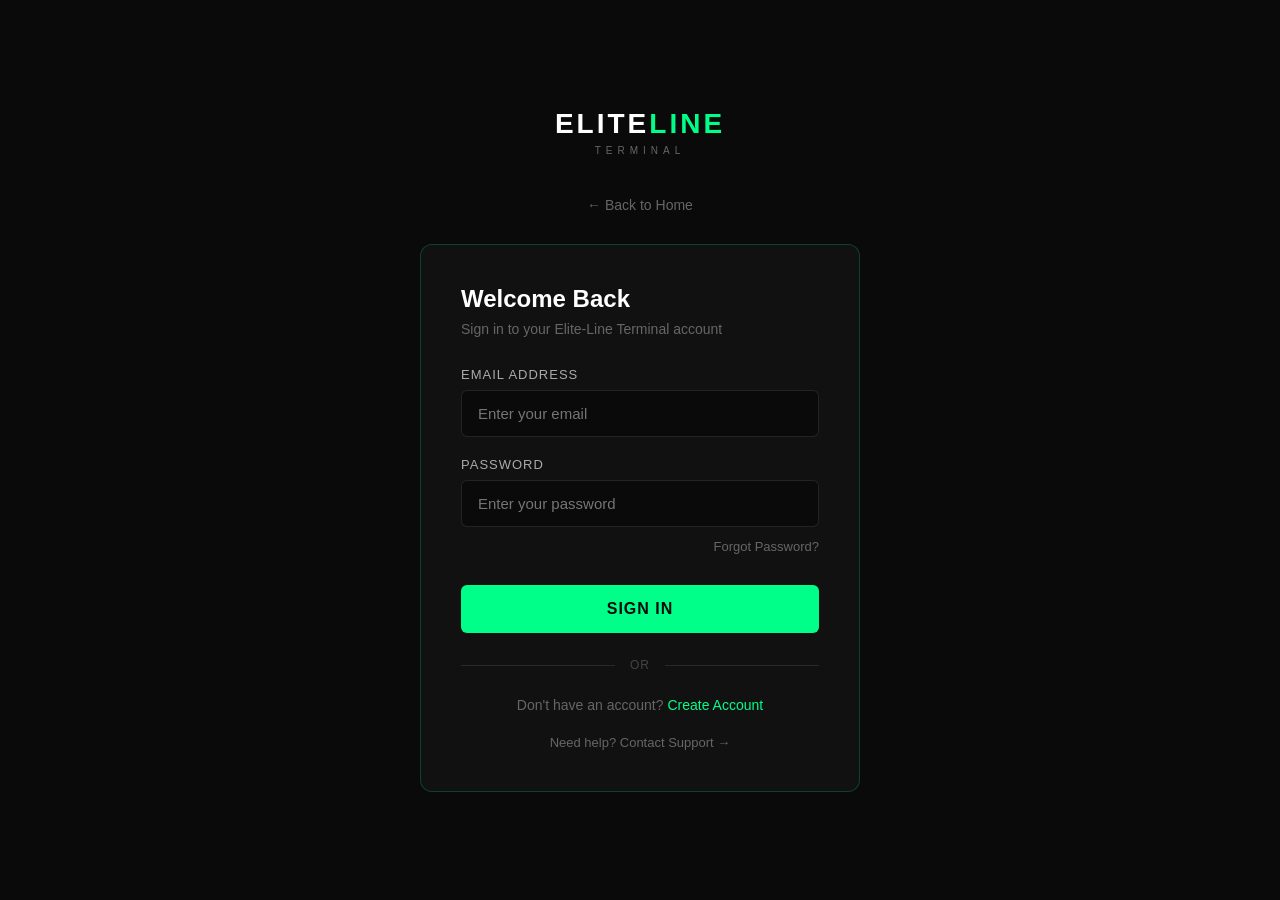
<file: coverage.html>
<!DOCTYPE html>
<html lang="en">
<head>
<meta charset="UTF-8">
<meta name="viewport" content="width=device-width, initial-scale=1.0">
<title>Coverage | Elite-Line Terminal</title>
<link rel="preconnect" href="https://fonts.googleapis.com">
<link rel="preconnect" href="https://fonts.gstatic.com" crossorigin>
<link href="https://fonts.googleapis.com/css2?family=Inter:wght@400;500;600;700;800&family=JetBrains+Mono:wght@400;500;600;700&display=swap" rel="stylesheet">
<style>
  :root{
    --bg:#0a0a0a;
    --panel:#111214;
    --panel-alt:#161719;
    --panel-raised:#1a1c1f;
    --border:rgba(255,255,255,0.08);
    --border-soft:rgba(255,255,255,0.05);
    --accent:#00ff88;
    --accent-dim:rgba(0,255,136,0.12);
    --accent-dim-border:rgba(0,255,136,0.3);
    --text:#f2f2f2;
    --text-dim:#8a8f98;
    --text-faint:#54585f;
    --warn:#ffa53d;
    --warn-dim:rgba(255,165,61,0.12);
    --danger:#ff5c5c;
    --danger-dim:rgba(255,92,92,0.12);
    --radius:12px;
    --sidebar-w:250px;
    --font-ui:'Inter',-apple-system,BlinkMacSystemFont,sans-serif;
    --font-mono:'JetBrains Mono','Courier New',monospace;
  }
  *{margin:0;padding:0;box-sizing:border-box;}
  body{
    font-family:var(--font-ui);
    background:var(--bg);
    color:var(--text);
    min-height:100vh;
  }
  a{color:inherit;text-decoration:none;}
  button{font-family:inherit;}
  ::selection{background:var(--accent-dim);color:var(--accent);}

  .icon{width:18px;height:18px;flex-shrink:0;}

  /* ---------- Sidebar ---------- */
  .sidebar{
    position:fixed;
    top:0;left:0;bottom:0;
    width:var(--sidebar-w);
    background:var(--panel);
    border-right:1px solid var(--border);
    display:flex;
    flex-direction:column;
    z-index:1100;
    transition:transform .25s ease;
  }
  .sidebar-brand{
    display:flex;align-items:center;gap:10px;
    padding:22px 22px 18px;
    font-weight:800;font-size:18px;letter-spacing:1px;
  }
  .sidebar-brand span{color:var(--accent);}
  .sidebar-search{
    margin:0 16px 18px;
    display:flex;align-items:center;gap:8px;
    background:var(--bg);
    border:1px solid var(--border);
    border-radius:8px;
    padding:9px 12px;
    color:var(--text-faint);
  }
  .sidebar-search input{
    background:transparent;border:none;outline:none;color:var(--text);
    font-size:13px;width:100%;font-family:var(--font-ui);
  }
  .sidebar-search input::placeholder{color:var(--text-faint);}
  .nav-group{padding:0 12px;flex:1;overflow-y:auto;}
  .nav-link{
    display:flex;align-items:center;gap:12px;
    padding:11px 12px;margin-bottom:2px;
    border-radius:8px;
    color:var(--text-dim);
    font-size:14px;font-weight:500;
    border:1px solid transparent;
    cursor:pointer;
  }
  .nav-link:hover{color:var(--text);background:var(--panel-raised);}
  .nav-link.active{
    color:var(--accent);
    background:var(--accent-dim);
    border-color:var(--accent-dim-border);
  }
  .nav-divider{height:1px;background:var(--border-soft);margin:12px 4px;}
  .sidebar-footer{
    padding:14px;
    border-top:1px solid var(--border);
    display:flex;flex-direction:column;gap:8px;
  }
  .mini-card{
    background:var(--bg);
    border:1px solid var(--border);
    border-radius:8px;
    padding:10px 12px;
    display:flex;align-items:center;justify-content:space-between;
  }
  .mini-card.balance{border-color:var(--accent-dim-border);background:var(--accent-dim);}
  .mini-label{font-size:10px;letter-spacing:.06em;color:var(--text-dim);}
  .mini-card.balance .mini-label{color:var(--accent);opacity:.85;}
  .mini-value{font-family:var(--font-mono);font-size:14px;font-weight:600;}
  .mini-card.balance .mini-value{color:var(--accent);}
  .user-row{
    display:flex;align-items:center;gap:10px;
    padding:8px 4px;
    cursor:pointer;
    border-radius:8px;
  }
  .user-row:hover{background:var(--panel-raised);}
  .user-avatar{
    width:32px;height:32px;border-radius:8px;
    background:var(--accent-dim);
    color:var(--accent);
    display:flex;align-items:center;justify-content:center;
    font-weight:700;font-size:14px;
    flex-shrink:0;
  }
  .user-meta{flex:1;min-width:0;}
  .user-meta .name{font-size:13px;font-weight:600;white-space:nowrap;overflow:hidden;text-overflow:ellipsis;}
  .user-meta .sub{font-size:11px;color:var(--text-faint);}

  /* ---------- Mobile sidebar toggle ---------- */
  .sidebar-toggle{
    display:none;
    position:fixed;top:14px;left:14px;z-index:1200;
    background:var(--panel);border:1px solid var(--border);
    border-radius:8px;padding:8px;color:var(--text);
    cursor:pointer;
  }
  .sidebar-overlay{
    display:none;
    position:fixed;inset:0;background:rgba(0,0,0,.6);z-index:1050;
  }

  /* ---------- Main ---------- */
  .app{margin-left:var(--sidebar-w);min-height:100vh;display:flex;flex-direction:column;}

  .topbar{
    position:sticky;top:0;z-index:900;
    background:rgba(10,10,10,0.85);
    backdrop-filter:blur(10px);
    border-bottom:1px solid var(--border);
    padding:16px 32px;
    display:flex;align-items:center;justify-content:space-between;
    gap:16px;flex-wrap:wrap;
  }
  .breadcrumb{display:flex;align-items:center;gap:8px;color:var(--text-dim);font-size:14px;}
  .breadcrumb strong{color:var(--text);font-weight:600;}
  .topbar-right{display:flex;align-items:center;gap:12px;}
  .chip{
    display:flex;align-items:center;gap:8px;
    border:1px solid var(--border);
    border-radius:8px;
    padding:8px 14px;
    font-size:13px;color:var(--text-dim);
  }
  .balance-chip{
    display:flex;align-items:center;gap:8px;
    border:1px solid var(--border);
    border-radius:8px;
    padding:8px 14px;
    font-size:13px;
  }
  .balance-chip .amt{font-family:var(--font-mono);font-weight:700;color:var(--text);}
  .btn{
    display:inline-flex;align-items:center;gap:8px;
    border:none;border-radius:8px;
    padding:10px 18px;
    font-size:13px;font-weight:700;
    cursor:pointer;
    font-family:var(--font-ui);
  }
  .btn-accent{background:var(--accent);color:#05130c;}
  .btn-accent:hover{background:#33ff9e;}
  .btn-ghost{background:transparent;border:1px solid var(--border);color:var(--text-dim);}
  .btn-ghost:hover{border-color:var(--danger);color:var(--danger);}

  .main{padding:28px 32px 60px;max-width:1320px;width:100%;margin:0 auto;}

  .page-head{
    display:flex;align-items:flex-end;justify-content:space-between;
    margin-bottom:24px;flex-wrap:wrap;gap:12px;
  }
  .page-head h1{font-size:28px;font-weight:800;margin-bottom:6px;}
  .page-head .date{color:var(--text-dim);font-size:13px;}
  .status-pill{
    display:flex;align-items:center;gap:8px;
    padding:7px 14px;border-radius:50px;font-size:12px;font-weight:600;
    letter-spacing:.03em;
  }
  .status-pill.active{background:var(--accent-dim);color:var(--accent);border:1px solid var(--accent-dim-border);}
  .status-pill.pending{background:var(--warn-dim);color:var(--warn);border:1px solid rgba(255,165,61,.35);}
  .status-pill.suspended{background:var(--danger-dim);color:var(--danger);border:1px solid rgba(255,92,92,.35);}
  .status-dot{width:7px;height:7px;border-radius:50%;background:currentColor;animation:pulse 2s infinite;}
  @keyframes pulse{0%,100%{opacity:1;}50%{opacity:.4;}}

  /* ---------- Stat cards ---------- */
  .stats-row{
    display:grid;grid-template-columns:1.4fr 1fr 1fr;gap:18px;margin-bottom:20px;
  }
  .card{
    background:var(--panel);
    border:1px solid var(--border);
    border-radius:var(--radius);
    padding:22px;
  }
  .stat-card{display:flex;flex-direction:column;gap:16px;}
  .stat-top{display:flex;align-items:center;justify-content:space-between;}
  .stat-icon-box{
    width:38px;height:38px;border-radius:9px;
    display:flex;align-items:center;justify-content:center;
  }
  .stat-icon-box.green{background:var(--accent-dim);color:var(--accent);}
  .stat-icon-box.blue{background:rgba(90,140,255,.14);color:#7fa4ff;}
  .stat-icon-box.purple{background:rgba(170,110,255,.14);color:#b98bff;}
  .stat-caption{font-size:11px;letter-spacing:.06em;color:var(--text-dim);}
  .stat-main{font-family:var(--font-mono);font-size:30px;font-weight:700;}
  .stat-sub{font-size:12px;color:var(--text-faint);margin-top:2px;}

  /* ---------- Content grid ---------- */
  .grid-3{display:grid;grid-template-columns:1fr 1fr 1fr;gap:18px;margin-bottom:20px;align-items:start;}

  .card-title-row{
    display:flex;align-items:center;gap:10px;margin-bottom:18px;
  }
  .card-title-row .box{
    width:32px;height:32px;border-radius:8px;
    background:var(--accent-dim);color:var(--accent);
    display:flex;align-items:center;justify-content:center;
  }
  .card-title-row h3{font-size:14px;font-weight:700;}
  .card-title-row .sub{font-size:11px;color:var(--text-faint);margin-top:1px;}

  /* Top up card */
  .amount-input{
    display:flex;align-items:center;gap:8px;
    background:var(--bg);border:1px solid var(--border);
    border-radius:8px;padding:14px 16px;margin-bottom:14px;
  }
  .amount-input span{color:var(--text-faint);font-family:var(--font-mono);font-size:20px;}
  .amount-input input{
    flex:1;background:transparent;border:none;outline:none;color:var(--text);
    font-family:var(--font-mono);font-size:20px;font-weight:600;
  }
  .preset-grid{display:grid;grid-template-columns:repeat(3,1fr);gap:8px;margin-bottom:14px;}
  .preset-btn{
    background:var(--bg);border:1px solid var(--border);color:var(--text-dim);
    border-radius:7px;padding:9px 0;font-size:13px;font-weight:600;cursor:pointer;
  }
  .preset-btn:hover,.preset-btn.selected{border-color:var(--accent-dim-border);color:var(--accent);background:var(--accent-dim);}
  .pay-btn{width:100%;justify-content:center;}
  .pay-note{display:flex;align-items:center;gap:6px;justify-content:center;margin-top:12px;font-size:11px;color:var(--text-faint);}

  /* Terminal card */
  .terminal{background:var(--panel-alt);border-radius:9px;overflow:hidden;border:1px solid var(--border-soft);}
  .terminal-bar{
    display:flex;align-items:center;gap:8px;
    padding:11px 14px;background:var(--panel-raised);border-bottom:1px solid var(--border-soft);
  }
  .dot{width:9px;height:9px;border-radius:50%;}
  .dot.red{background:#ff5f57;}.dot.yellow{background:#febc2e;}.dot.green{background:#28c840;}
  .terminal-title{font-family:var(--font-mono);font-size:11px;color:var(--text-dim);letter-spacing:.03em;margin-left:4px;}
  .terminal-body{padding:16px;}
  .term-row{
    display:flex;align-items:center;justify-content:space-between;
    padding:9px 0;border-bottom:1px solid var(--border-soft);
    font-family:var(--font-mono);font-size:13px;
  }
  .term-row:last-child{border-bottom:none;}
  .term-label{color:var(--text-faint);letter-spacing:.04em;font-size:11px;}
  .term-value-group{display:flex;align-items:center;gap:8px;}
  .term-value{font-weight:600;color:var(--text);}
  .icon-btn{
    background:transparent;border:none;color:var(--text-faint);cursor:pointer;
    display:flex;align-items:center;padding:2px;
  }
  .icon-btn:hover{color:var(--accent);}
  .icon-btn .icon{width:14px;height:14px;}
  .pending-block{padding:6px 2px 2px;text-align:center;}
  .pending-block .headline{color:var(--warn);font-size:13px;margin-bottom:8px;display:flex;align-items:center;gap:8px;justify-content:center;}
  .pending-block p{color:var(--text-dim);font-size:12.5px;line-height:1.6;margin-bottom:12px;}
  .pending-block a{color:var(--accent);font-weight:600;font-size:13px;display:inline-flex;align-items:center;gap:6px;}

  /* Quick actions */
  .qa-grid{display:grid;grid-template-columns:1fr 1fr;gap:10px;}
  .qa-btn{
    display:flex;flex-direction:column;gap:10px;
    background:var(--panel-alt);border:1px solid var(--border-soft);
    border-radius:9px;padding:14px;cursor:pointer;
  }
  .qa-btn:hover{border-color:var(--accent-dim-border);background:var(--panel-raised);}
  .qa-icon{
    width:32px;height:32px;border-radius:8px;
    display:flex;align-items:center;justify-content:center;
  }
  .qa-btn span{font-size:12.5px;font-weight:600;color:var(--text);}
  .qa-1{background:rgba(90,140,255,.14);color:#7fa4ff;}
  .qa-2{background:rgba(0,255,136,.14);color:var(--accent);}
  .qa-3{background:rgba(255,165,61,.14);color:var(--warn);}
  .qa-4{background:rgba(170,110,255,.14);color:#b98bff;}
  .qa-5{background:rgba(255,92,140,.14);color:#ff5c8c;}
  .qa-6{background:rgba(255,140,60,.14);color:#ff8c3c;}

  /* Support banner */
  .support-banner{
    display:flex;align-items:center;justify-content:space-between;
    gap:16px;flex-wrap:wrap;
    background:linear-gradient(135deg,var(--panel) 0%,var(--panel-alt) 100%);
    border:1px solid var(--border);
    border-radius:var(--radius);
    padding:20px 24px;
  }
  .support-left{display:flex;align-items:center;gap:14px;}
  .support-icon{
    width:42px;height:42px;border-radius:10px;
    background:var(--accent-dim);color:var(--accent);
    display:flex;align-items:center;justify-content:center;flex-shrink:0;
  }
  .support-left h4{font-size:14px;font-weight:700;margin-bottom:3px;}
  .support-left p{font-size:12.5px;color:var(--text-dim);}
  .support-actions{display:flex;gap:10px;}
  .support-actions .btn-ghost{color:var(--text);}

  /* Focus visibility */
  a:focus-visible,button:focus-visible,input:focus-visible{
    outline:2px solid var(--accent);outline-offset:2px;
  }

  @media (prefers-reduced-motion: reduce){
    .status-dot{animation:none;}
  }

  /* ---------- Responsive ---------- */
  @media (max-width:1080px){
    .stats-row{grid-template-columns:1fr 1fr;}
    .stats-row .stat-card:first-child{grid-column:span 2;}
    .grid-3{grid-template-columns:1fr 1fr;}
    .grid-3 > :nth-child(3){grid-column:span 2;}
  }
  @media (max-width:760px){
    .sidebar{transform:translateX(-100%);}
    .sidebar.open{transform:translateX(0);}
    .sidebar-toggle{display:flex;}
    .sidebar-overlay.show{display:block;}
    .app{margin-left:0;}
    .topbar{padding:16px 18px 16px 60px;}
    .main{padding:20px 18px 40px;}
    .stats-row{grid-template-columns:1fr;}
    .stats-row .stat-card:first-child{grid-column:span 1;}
    .grid-3{grid-template-columns:1fr;}
    .grid-3 > :nth-child(3){grid-column:span 1;}
    .qa-grid{grid-template-columns:1fr 1fr;}
    .support-banner{flex-direction:column;align-items:flex-start;}
  }

  /* ---------- Coverage page ---------- */
  .pill{
    display:inline-flex;align-items:center;gap:6px;padding:4px 10px;border-radius:50px;
    font-size:11px;font-weight:700;letter-spacing:.03em;
  }
  .pill.active{background:var(--accent-dim);color:var(--accent);border:1px solid var(--accent-dim-border);}
  .pill.suspended{background:var(--danger-dim);color:var(--danger);border:1px solid rgba(255,92,92,.35);}
  .table-card{padding:0;overflow:hidden;background:var(--panel);border:1px solid var(--border);border-radius:var(--radius);}
  table{width:100%;border-collapse:collapse;}
  thead th{
    text-align:left;font-size:11px;letter-spacing:.05em;color:var(--text-faint);
    padding:14px 18px;border-bottom:1px solid var(--border);background:var(--panel-alt);
  }
  tbody td{padding:14px 18px;border-bottom:1px solid var(--border-soft);font-size:13.5px;vertical-align:middle;}
  tbody tr:last-child td{border-bottom:none;}
  tbody tr:hover{background:var(--panel-raised);}
  .empty-state{padding:50px 20px;text-align:center;color:var(--text-dim);font-size:13.5px;}
  @media (max-width:760px){
    table thead{display:none;}
    tbody tr{display:block;border-bottom:1px solid var(--border);padding:14px 0;}
    tbody td{display:flex;justify-content:space-between;padding:6px 18px;border:none;}
    tbody td::before{content:attr(data-label);color:var(--text-faint);font-size:11px;}
  }
</style>
</head>
<body>

<button class="sidebar-toggle" id="sidebarToggle" aria-label="Toggle menu">
  <svg class="icon" viewBox="0 0 24 24" fill="none" stroke="currentColor" stroke-width="2" stroke-linecap="round" stroke-linejoin="round"><line x1="3" y1="6" x2="21" y2="6"/><line x1="3" y1="12" x2="21" y2="12"/><line x1="3" y1="18" x2="21" y2="18"/></svg>
</button>
<div class="sidebar-overlay" id="sidebarOverlay"></div>

<aside class="sidebar" id="sidebar">
  <div class="sidebar-brand">ELITE<span>LINE</span></div>

  <div class="sidebar-search">
    <svg class="icon" viewBox="0 0 24 24" fill="none" stroke="currentColor" stroke-width="2" stroke-linecap="round" stroke-linejoin="round" style="width:16px;height:16px;"><circle cx="11" cy="11" r="8"/><line x1="21" y1="21" x2="16.65" y2="16.65"/></svg>
    <input type="text" placeholder="Search...">
  </div>

  <nav class="nav-group">
    <a href="dashboard.html" class="nav-link">
      <svg class="icon" viewBox="0 0 24 24" fill="none" stroke="currentColor" stroke-width="2" stroke-linecap="round" stroke-linejoin="round"><path d="M3 9l9-7 9 7v11a2 2 0 0 1-2 2H5a2 2 0 0 1-2-2z"/><polyline points="9 22 9 12 15 12 15 22"/></svg>
      Dashboard
    </a>
    <a href="sipusers.html" class="nav-link">
      <svg class="icon" viewBox="0 0 24 24" fill="none" stroke="currentColor" stroke-width="2" stroke-linecap="round" stroke-linejoin="round"><path d="M22 16.92v3a2 2 0 0 1-2.18 2 19.79 19.79 0 0 1-8.63-3.07 19.5 19.5 0 0 1-6-6 19.79 19.79 0 0 1-3.07-8.67A2 2 0 0 1 4.11 2h3a2 2 0 0 1 2 1.72c.127.96.361 1.903.7 2.81a2 2 0 0 1-.45 2.11L8.09 9.91a16 16 0 0 0 6 6l1.27-1.27a2 2 0 0 1 2.11-.45c.907.339 1.85.573 2.81.7A2 2 0 0 1 22 16.92z"/></svg>
      SIP Users
    </a>
    <a href="activecalls.html" class="nav-link">
      <svg class="icon" viewBox="0 0 24 24" fill="none" stroke="currentColor" stroke-width="2" stroke-linecap="round" stroke-linejoin="round"><polyline points="22 12 18 12 15 21 9 3 6 12 2 12"/></svg>
      Active Calls
    </a>
    <a href="statistics.html" class="nav-link">
      <svg class="icon" viewBox="0 0 24 24" fill="none" stroke="currentColor" stroke-width="2" stroke-linecap="round" stroke-linejoin="round"><line x1="18" y1="20" x2="18" y2="10"/><line x1="12" y1="20" x2="12" y2="4"/><line x1="6" y1="20" x2="6" y2="14"/></svg>
      Statistics
    </a>
    <a href="refills.html" class="nav-link">
      <svg class="icon" viewBox="0 0 24 24" fill="none" stroke="currentColor" stroke-width="2" stroke-linecap="round" stroke-linejoin="round"><polyline points="23 4 23 10 17 10"/><path d="M20.49 15a9 9 0 1 1-2.12-9.36L23 10"/></svg>
      Refills
    </a>
    <a href="coverage.html" class="nav-link active">
      <svg class="icon" viewBox="0 0 24 24" fill="none" stroke="currentColor" stroke-width="2" stroke-linecap="round" stroke-linejoin="round"><circle cx="12" cy="12" r="10"/><line x1="2" y1="12" x2="22" y2="12"/><path d="M12 2a15.3 15.3 0 0 1 4 10 15.3 15.3 0 0 1-4 10 15.3 15.3 0 0 1-4-10 15.3 15.3 0 0 1 4-10z"/></svg>
      Coverage
    </a>
    <a href="plans.html" class="nav-link">
      <svg class="icon" viewBox="0 0 24 24" fill="none" stroke="currentColor" stroke-width="2" stroke-linecap="round" stroke-linejoin="round"><polygon points="12 2 2 7 12 12 22 7 12 2"/><polyline points="2 17 12 22 22 17"/><polyline points="2 12 12 17 22 12"/></svg>
      Plans
    </a>
    <a href="#" class="nav-link">
      <svg class="icon" viewBox="0 0 24 24" fill="none" stroke="currentColor" stroke-width="2" stroke-linecap="round" stroke-linejoin="round"><path d="M17 21v-2a4 4 0 0 0-4-4H5a4 4 0 0 0-4 4v2"/><circle cx="9" cy="7" r="4"/><path d="M23 21v-2a4 4 0 0 0-3-3.87"/><path d="M16 3.13a4 4 0 0 1 0 7.75"/></svg>
      Users
    </a>
    <div class="nav-divider"></div>
    <a href="https://t.me/SIPCONNECT0" target="_blank" class="nav-link">
      <svg class="icon" viewBox="0 0 24 24" fill="none" stroke="currentColor" stroke-width="2" stroke-linecap="round" stroke-linejoin="round"><path d="M21 11.5a8.38 8.38 0 0 1-.9 3.8 8.5 8.5 0 0 1-7.6 4.7 8.38 8.38 0 0 1-3.8-.9L3 21l1.9-5.7a8.38 8.38 0 0 1-.9-3.8 8.5 8.5 0 0 1 4.7-7.6 8.38 8.38 0 0 1 3.8-.9h.5a8.48 8.48 0 0 1 8 8v.5z"/></svg>
      Support
    </a>
    <a href="howtouse.html" class="nav-link">
      <svg class="icon" viewBox="0 0 24 24" fill="none" stroke="currentColor" stroke-width="2" stroke-linecap="round" stroke-linejoin="round"><path d="M4 19.5A2.5 2.5 0 0 1 6.5 17H20"/><path d="M6.5 2H20v20H6.5A2.5 2.5 0 0 1 4 19.5v-15A2.5 2.5 0 0 1 6.5 2z"/></svg>
      How To Use
    </a>
  </nav>

  <div class="sidebar-footer">
    <div class="mini-card balance">
      <div>
        <div class="mini-label">BALANCE</div>
        <div class="mini-value" id="sbBalance">$0.00</div>
      </div>
    </div>
    <div class="mini-card">
      <div>
        <div class="mini-label">SIP SERVER</div>
        <div class="mini-value" id="sbServer" style="font-size:12px;">—</div>
      </div>
    </div>
    <div class="user-row" id="userRow">
      <div class="user-avatar" id="userAvatar">U</div>
      <div class="user-meta">
        <div class="name" id="userName">Loading...</div>
        <div class="sub">User account</div>
      </div>
      <button class="icon-btn" onclick="logout()" aria-label="Log out">
        <svg class="icon" viewBox="0 0 24 24" fill="none" stroke="currentColor" stroke-width="2" stroke-linecap="round" stroke-linejoin="round"><path d="M9 21H5a2 2 0 0 1-2-2V5a2 2 0 0 1 2-2h4"/><polyline points="16 17 21 12 16 7"/><line x1="21" y1="12" x2="9" y2="12"/></svg>
      </button>
    </div>
  </div>
</aside>

<div class="app">
  <div class="topbar">
    <div class="breadcrumb">
      <svg class="icon" viewBox="0 0 24 24" fill="none" stroke="currentColor" stroke-width="2" stroke-linecap="round" stroke-linejoin="round" style="width:16px;height:16px;"><rect x="3" y="3" width="7" height="7"/><rect x="14" y="3" width="7" height="7"/><rect x="14" y="14" width="7" height="7"/><rect x="3" y="14" width="7" height="7"/></svg>
      / <strong>Coverage</strong>
    </div>
    <div class="topbar-right">
      <div class="balance-chip">
        <svg class="icon" viewBox="0 0 24 24" fill="none" stroke="currentColor" stroke-width="2" stroke-linecap="round" stroke-linejoin="round" style="width:14px;height:14px;color:var(--text-faint);"><line x1="12" y1="1" x2="12" y2="23"/><path d="M17 5H9.5a3.5 3.5 0 0 0 0 7h5a3.5 3.5 0 0 1 0 7H6"/></svg>
        Balance: <span class="amt" id="topBalance">$0.00</span>
      </div>
    </div>
  </div>

  <main class="main">
    <div class="page-head">
      <div>
        <h1>Coverage</h1>
        <div class="date">Destinations included on unlimited plans</div>
      </div>
    </div>

    <div class="table-card">
      <table>
        <thead>
          <tr>
            <th>Country</th>
            <th>Status</th>
            <th>Note</th>
          </tr>
        </thead>
        <tbody id="destinationsTableBody"></tbody>
      </table>
      <div class="empty-state" id="emptyState" style="display:none;">No destinations listed yet.</div>
    </div>
  </main>
</div>

<script>
  const token = localStorage.getItem('token');
  const user = JSON.parse(localStorage.getItem('user') || '{}');
  if (!token) { window.location.href = 'login.html'; }

  const API_BASE = 'https://elite-line-backend.onrender.com';

  const sidebar = document.getElementById('sidebar');
  const overlay = document.getElementById('sidebarOverlay');
  document.getElementById('sidebarToggle').addEventListener('click', () => {
    sidebar.classList.toggle('open');
    overlay.classList.toggle('show');
  });
  overlay.addEventListener('click', () => {
    sidebar.classList.remove('open');
    overlay.classList.remove('show');
  });

  document.getElementById('userName').textContent = user.name || 'User';
  document.getElementById('userAvatar').textContent = (user.name || 'U').charAt(0).toUpperCase();

  function escapeHtml(str) {
    return String(str || '').replace(/[&<>"']/g, c => ({
      '&': '&amp;', '<': '&lt;', '>': '&gt;', '"': '&quot;', "'": '&#39;'
    }[c]));
  }

  function logout() {
    localStorage.removeItem('token');
    localStorage.removeItem('user');
    window.location.href = 'index.html';
  }

  async function refreshBalance() {
    try {
      const res = await fetch(API_BASE + '/api/user/balance', {
        headers: { 'Authorization': 'Bearer ' + token }
      });
      if (!res.ok) return;
      const data = await res.json();
      if (typeof data.balance !== 'number') return;
      const val = data.balance.toFixed(2);
      document.getElementById('topBalance').textContent = '$' + val;
      document.getElementById('sbBalance').textContent = '$' + val;
    } catch (err) {}
  }

  async function loadCoverage() {
    const tbody = document.getElementById('destinationsTableBody');
    const emptyState = document.getElementById('emptyState');
    try {
      const res = await fetch(API_BASE + '/api/coverage', {
        headers: { 'Authorization': 'Bearer ' + token }
      });
      const data = await res.json();
      const destinations = data.destinations || [];

      if (destinations.length === 0) {
        tbody.innerHTML = '';
        emptyState.style.display = 'block';
        return;
      }
      emptyState.style.display = 'none';

      tbody.innerHTML = destinations.map(d => `
        <tr>
          <td data-label="Country">${escapeHtml(d.country)}</td>
          <td data-label="Status"><span class="pill ${d.included ? 'active' : 'suspended'}">${d.included ? 'INCLUDED' : 'EXCLUDED'}</span></td>
          <td data-label="Note">${d.note ? escapeHtml(d.note) : '<span style="color:var(--text-faint);">—</span>'}</td>
        </tr>
      `).join('');

    } catch (err) {
      tbody.innerHTML = `<tr><td colspan="3" style="color:var(--danger);">Could not load coverage list</td></tr>`;
    }
  }

  refreshBalance();
  loadCoverage();
</script>

</body>
</html>
</file>
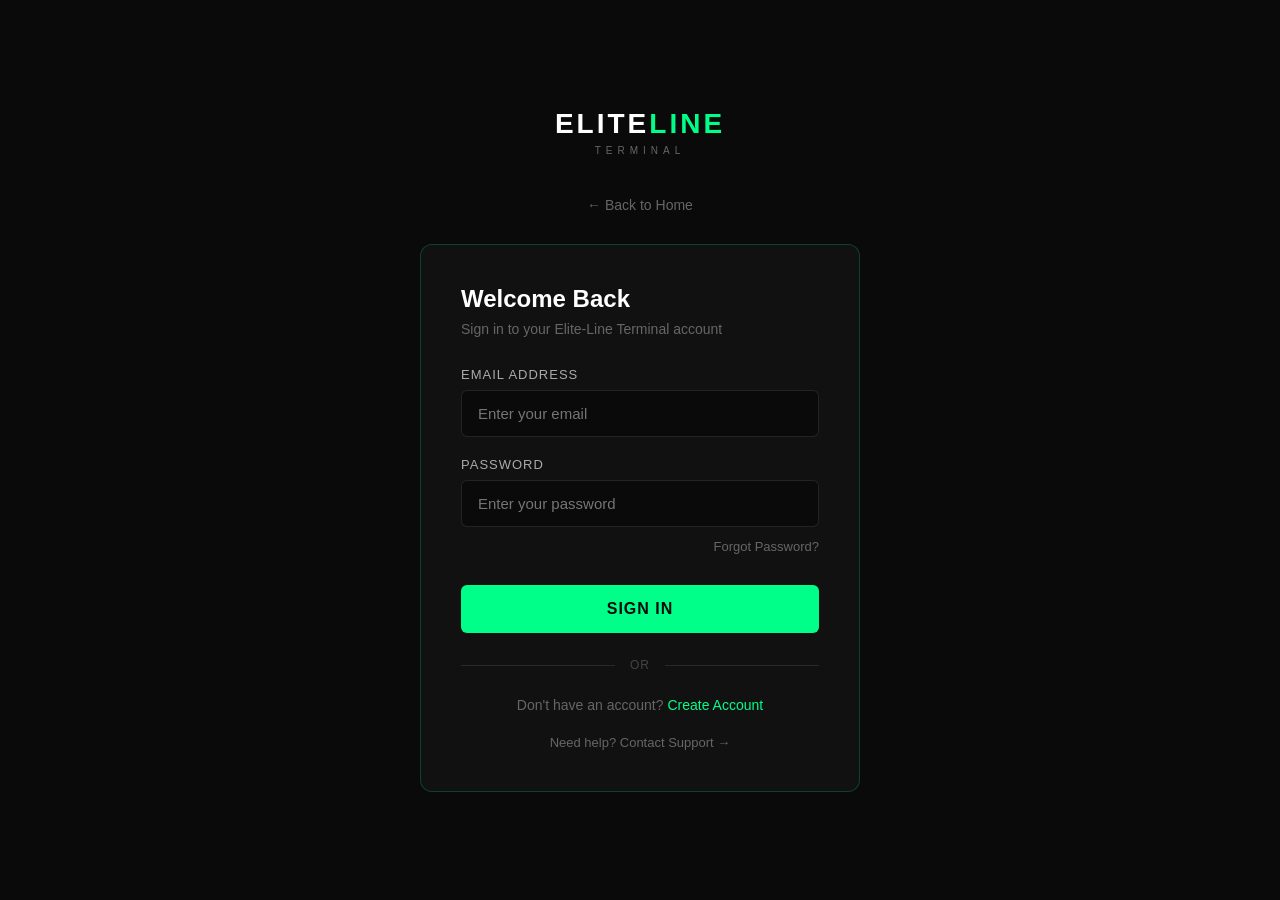
<file: dashboard.html>
<!DOCTYPE html>
<html lang="en">
<head>
<meta charset="UTF-8">
<meta name="viewport" content="width=device-width, initial-scale=1.0">
<title>Dashboard | Elite-Line Terminal</title>
<link rel="preconnect" href="https://fonts.googleapis.com">
<link rel="preconnect" href="https://fonts.gstatic.com" crossorigin>
<link href="https://fonts.googleapis.com/css2?family=Inter:wght@400;500;600;700;800&family=JetBrains+Mono:wght@400;500;600;700&display=swap" rel="stylesheet">
<style>
  :root{
    --bg:#0a0a0a;
    --panel:#111214;
    --panel-alt:#161719;
    --panel-raised:#1a1c1f;
    --border:rgba(255,255,255,0.08);
    --border-soft:rgba(255,255,255,0.05);
    --accent:#00ff88;
    --accent-dim:rgba(0,255,136,0.12);
    --accent-dim-border:rgba(0,255,136,0.3);
    --text:#f2f2f2;
    --text-dim:#8a8f98;
    --text-faint:#54585f;
    --warn:#ffa53d;
    --warn-dim:rgba(255,165,61,0.12);
    --danger:#ff5c5c;
    --danger-dim:rgba(255,92,92,0.12);
    --radius:12px;
    --sidebar-w:250px;
    --font-ui:'Inter',-apple-system,BlinkMacSystemFont,sans-serif;
    --font-mono:'JetBrains Mono','Courier New',monospace;
  }
  *{margin:0;padding:0;box-sizing:border-box;}
  body{
    font-family:var(--font-ui);
    background:var(--bg);
    color:var(--text);
    min-height:100vh;
  }
  a{color:inherit;text-decoration:none;}
  button{font-family:inherit;}
  ::selection{background:var(--accent-dim);color:var(--accent);}

  .icon{width:18px;height:18px;flex-shrink:0;}

  /* ---------- Sidebar ---------- */
  .sidebar{
    position:fixed;
    top:0;left:0;bottom:0;
    width:var(--sidebar-w);
    background:var(--panel);
    border-right:1px solid var(--border);
    display:flex;
    flex-direction:column;
    z-index:1100;
    transition:transform .25s ease;
  }
  .sidebar-brand{
    display:flex;align-items:center;gap:10px;
    padding:22px 22px 18px;
    font-weight:800;font-size:18px;letter-spacing:1px;
  }
  .sidebar-brand span{color:var(--accent);}
  .sidebar-search{
    margin:0 16px 18px;
    display:flex;align-items:center;gap:8px;
    background:var(--bg);
    border:1px solid var(--border);
    border-radius:8px;
    padding:9px 12px;
    color:var(--text-faint);
  }
  .sidebar-search input{
    background:transparent;border:none;outline:none;color:var(--text);
    font-size:13px;width:100%;font-family:var(--font-ui);
  }
  .sidebar-search input::placeholder{color:var(--text-faint);}
  .nav-group{padding:0 12px;flex:1;overflow-y:auto;}
  .nav-link{
    display:flex;align-items:center;gap:12px;
    padding:11px 12px;margin-bottom:2px;
    border-radius:8px;
    color:var(--text-dim);
    font-size:14px;font-weight:500;
    border:1px solid transparent;
    cursor:pointer;
  }
  .nav-link:hover{color:var(--text);background:var(--panel-raised);}
  .nav-link.active{
    color:var(--accent);
    background:var(--accent-dim);
    border-color:var(--accent-dim-border);
  }
  .nav-divider{height:1px;background:var(--border-soft);margin:12px 4px;}
  .sidebar-footer{
    padding:14px;
    border-top:1px solid var(--border);
    display:flex;flex-direction:column;gap:8px;
  }
  .mini-card{
    background:var(--bg);
    border:1px solid var(--border);
    border-radius:8px;
    padding:10px 12px;
    display:flex;align-items:center;justify-content:space-between;
  }
  .mini-card.balance{border-color:var(--accent-dim-border);background:var(--accent-dim);}
  .mini-label{font-size:10px;letter-spacing:.06em;color:var(--text-dim);}
  .mini-card.balance .mini-label{color:var(--accent);opacity:.85;}
  .mini-value{font-family:var(--font-mono);font-size:14px;font-weight:600;}
  .mini-card.balance .mini-value{color:var(--accent);}
  .user-row{
    display:flex;align-items:center;gap:10px;
    padding:8px 4px;
    cursor:pointer;
    border-radius:8px;
  }
  .user-row:hover{background:var(--panel-raised);}
  .user-avatar{
    width:32px;height:32px;border-radius:8px;
    background:var(--accent-dim);
    color:var(--accent);
    display:flex;align-items:center;justify-content:center;
    font-weight:700;font-size:14px;
    flex-shrink:0;
  }
  .user-meta{flex:1;min-width:0;}
  .user-meta .name{font-size:13px;font-weight:600;white-space:nowrap;overflow:hidden;text-overflow:ellipsis;}
  .user-meta .sub{font-size:11px;color:var(--text-faint);}

  /* ---------- Mobile sidebar toggle ---------- */
  .sidebar-toggle{
    display:none;
    position:fixed;top:14px;left:14px;z-index:1200;
    background:var(--panel);border:1px solid var(--border);
    border-radius:8px;padding:8px;color:var(--text);
    cursor:pointer;
  }
  .sidebar-overlay{
    display:none;
    position:fixed;inset:0;background:rgba(0,0,0,.6);z-index:1050;
  }

  /* ---------- Main ---------- */
  .app{margin-left:var(--sidebar-w);min-height:100vh;display:flex;flex-direction:column;}

  .topbar{
    position:sticky;top:0;z-index:900;
    background:rgba(10,10,10,0.85);
    backdrop-filter:blur(10px);
    border-bottom:1px solid var(--border);
    padding:16px 32px;
    display:flex;align-items:center;justify-content:space-between;
    gap:16px;flex-wrap:wrap;
  }
  .breadcrumb{display:flex;align-items:center;gap:8px;color:var(--text-dim);font-size:14px;}
  .breadcrumb strong{color:var(--text);font-weight:600;}
  .topbar-right{display:flex;align-items:center;gap:12px;}
  .chip{
    display:flex;align-items:center;gap:8px;
    border:1px solid var(--border);
    border-radius:8px;
    padding:8px 14px;
    font-size:13px;color:var(--text-dim);
  }
  .balance-chip{
    display:flex;align-items:center;gap:8px;
    border:1px solid var(--border);
    border-radius:8px;
    padding:8px 14px;
    font-size:13px;
  }
  .balance-chip .amt{font-family:var(--font-mono);font-weight:700;color:var(--text);}
  .btn{
    display:inline-flex;align-items:center;gap:8px;
    border:none;border-radius:8px;
    padding:10px 18px;
    font-size:13px;font-weight:700;
    cursor:pointer;
    font-family:var(--font-ui);
  }
  .btn-accent{background:var(--accent);color:#05130c;}
  .btn-accent:hover{background:#33ff9e;}
  .btn-ghost{background:transparent;border:1px solid var(--border);color:var(--text-dim);}
  .btn-ghost:hover{border-color:var(--danger);color:var(--danger);}

  .main{padding:28px 32px 60px;max-width:1320px;width:100%;margin:0 auto;}

  .page-head{
    display:flex;align-items:flex-end;justify-content:space-between;
    margin-bottom:24px;flex-wrap:wrap;gap:12px;
  }
  .page-head h1{font-size:28px;font-weight:800;margin-bottom:6px;}
  .page-head .date{color:var(--text-dim);font-size:13px;}
  .status-pill{
    display:flex;align-items:center;gap:8px;
    padding:7px 14px;border-radius:50px;font-size:12px;font-weight:600;
    letter-spacing:.03em;
  }
  .status-pill.active{background:var(--accent-dim);color:var(--accent);border:1px solid var(--accent-dim-border);}
  .status-pill.pending{background:var(--warn-dim);color:var(--warn);border:1px solid rgba(255,165,61,.35);}
  .status-pill.suspended{background:var(--danger-dim);color:var(--danger);border:1px solid rgba(255,92,92,.35);}
  .status-dot{width:7px;height:7px;border-radius:50%;background:currentColor;animation:pulse 2s infinite;}
  @keyframes pulse{0%,100%{opacity:1;}50%{opacity:.4;}}

  /* ---------- Stat cards ---------- */
  .stats-row{
    display:grid;grid-template-columns:1.4fr 1fr 1fr;gap:18px;margin-bottom:20px;
  }
  .card{
    background:var(--panel);
    border:1px solid var(--border);
    border-radius:var(--radius);
    padding:22px;
  }
  .stat-card{display:flex;flex-direction:column;gap:16px;}
  .stat-top{display:flex;align-items:center;justify-content:space-between;}
  .stat-icon-box{
    width:38px;height:38px;border-radius:9px;
    display:flex;align-items:center;justify-content:center;
  }
  .stat-icon-box.green{background:var(--accent-dim);color:var(--accent);}
  .stat-icon-box.blue{background:rgba(90,140,255,.14);color:#7fa4ff;}
  .stat-icon-box.purple{background:rgba(170,110,255,.14);color:#b98bff;}
  .stat-caption{font-size:11px;letter-spacing:.06em;color:var(--text-dim);}
  .stat-main{font-family:var(--font-mono);font-size:30px;font-weight:700;}
  .stat-sub{font-size:12px;color:var(--text-faint);margin-top:2px;}

  /* ---------- Content grid ---------- */
  .grid-3{display:grid;grid-template-columns:1fr 1fr 1fr;gap:18px;margin-bottom:20px;align-items:start;}

  .card-title-row{
    display:flex;align-items:center;gap:10px;margin-bottom:18px;
  }
  .card-title-row .box{
    width:32px;height:32px;border-radius:8px;
    background:var(--accent-dim);color:var(--accent);
    display:flex;align-items:center;justify-content:center;
  }
  .card-title-row h3{font-size:14px;font-weight:700;}
  .card-title-row .sub{font-size:11px;color:var(--text-faint);margin-top:1px;}

  /* Top up card */
  .amount-input{
    display:flex;align-items:center;gap:8px;
    background:var(--bg);border:1px solid var(--border);
    border-radius:8px;padding:14px 16px;margin-bottom:14px;
  }
  .amount-input span{color:var(--text-faint);font-family:var(--font-mono);font-size:20px;}
  .amount-input input{
    flex:1;background:transparent;border:none;outline:none;color:var(--text);
    font-family:var(--font-mono);font-size:20px;font-weight:600;
  }
  .preset-grid{display:grid;grid-template-columns:repeat(3,1fr);gap:8px;margin-bottom:14px;}
  .preset-btn{
    background:var(--bg);border:1px solid var(--border);color:var(--text-dim);
    border-radius:7px;padding:9px 0;font-size:13px;font-weight:600;cursor:pointer;
  }
  .preset-btn:hover,.preset-btn.selected{border-color:var(--accent-dim-border);color:var(--accent);background:var(--accent-dim);}
  .pay-btn{width:100%;justify-content:center;}
  .pay-note{display:flex;align-items:center;gap:6px;justify-content:center;margin-top:12px;font-size:11px;color:var(--text-faint);}

  /* Terminal card */
  .terminal{background:var(--panel-alt);border-radius:9px;overflow:hidden;border:1px solid var(--border-soft);}
  .terminal-bar{
    display:flex;align-items:center;gap:8px;
    padding:11px 14px;background:var(--panel-raised);border-bottom:1px solid var(--border-soft);
  }
  .dot{width:9px;height:9px;border-radius:50%;}
  .dot.red{background:#ff5f57;}.dot.yellow{background:#febc2e;}.dot.green{background:#28c840;}
  .terminal-title{font-family:var(--font-mono);font-size:11px;color:var(--text-dim);letter-spacing:.03em;margin-left:4px;}
  .terminal-body{padding:16px;}
  .term-row{
    display:flex;align-items:center;justify-content:space-between;
    padding:9px 0;border-bottom:1px solid var(--border-soft);
    font-family:var(--font-mono);font-size:13px;
  }
  .term-row:last-child{border-bottom:none;}
  .term-label{color:var(--text-faint);letter-spacing:.04em;font-size:11px;}
  .term-value-group{display:flex;align-items:center;gap:8px;}
  .term-value{font-weight:600;color:var(--text);}
  .icon-btn{
    background:transparent;border:none;color:var(--text-faint);cursor:pointer;
    display:flex;align-items:center;padding:2px;
  }
  .icon-btn:hover{color:var(--accent);}
  .icon-btn .icon{width:14px;height:14px;}
  .pending-block{padding:6px 2px 2px;text-align:center;}
  .pending-block .headline{color:var(--warn);font-size:13px;margin-bottom:8px;display:flex;align-items:center;gap:8px;justify-content:center;}
  .pending-block p{color:var(--text-dim);font-size:12.5px;line-height:1.6;margin-bottom:12px;}
  .pending-block a{color:var(--accent);font-weight:600;font-size:13px;display:inline-flex;align-items:center;gap:6px;}

  /* Quick actions */
  .qa-grid{display:grid;grid-template-columns:1fr 1fr;gap:10px;}
  .qa-btn{
    display:flex;flex-direction:column;gap:10px;
    background:var(--panel-alt);border:1px solid var(--border-soft);
    border-radius:9px;padding:14px;cursor:pointer;
  }
  .qa-btn:hover{border-color:var(--accent-dim-border);background:var(--panel-raised);}
  .qa-icon{
    width:32px;height:32px;border-radius:8px;
    display:flex;align-items:center;justify-content:center;
  }
  .qa-btn span{font-size:12.5px;font-weight:600;color:var(--text);}
  .qa-1{background:rgba(90,140,255,.14);color:#7fa4ff;}
  .qa-2{background:rgba(0,255,136,.14);color:var(--accent);}
  .qa-3{background:rgba(255,165,61,.14);color:var(--warn);}
  .qa-4{background:rgba(170,110,255,.14);color:#b98bff;}
  .qa-5{background:rgba(255,92,140,.14);color:#ff5c8c;}
  .qa-6{background:rgba(255,140,60,.14);color:#ff8c3c;}

  /* Support banner */
  .support-banner{
    display:flex;align-items:center;justify-content:space-between;
    gap:16px;flex-wrap:wrap;
    background:linear-gradient(135deg,var(--panel) 0%,var(--panel-alt) 100%);
    border:1px solid var(--border);
    border-radius:var(--radius);
    padding:20px 24px;
  }
  .support-left{display:flex;align-items:center;gap:14px;}
  .support-icon{
    width:42px;height:42px;border-radius:10px;
    background:var(--accent-dim);color:var(--accent);
    display:flex;align-items:center;justify-content:center;flex-shrink:0;
  }
  .support-left h4{font-size:14px;font-weight:700;margin-bottom:3px;}
  .support-left p{font-size:12.5px;color:var(--text-dim);}
  .support-actions{display:flex;gap:10px;}
  .support-actions .btn-ghost{color:var(--text);}

  /* Focus visibility */
  a:focus-visible,button:focus-visible,input:focus-visible{
    outline:2px solid var(--accent);outline-offset:2px;
  }

  @media (prefers-reduced-motion: reduce){
    .status-dot{animation:none;}
  }

  /* ---------- Responsive ---------- */
  @media (max-width:1080px){
    .stats-row{grid-template-columns:1fr 1fr;}
    .stats-row .stat-card:first-child{grid-column:span 2;}
    .grid-3{grid-template-columns:1fr 1fr;}
    .grid-3 > :nth-child(3){grid-column:span 2;}
  }
  @media (max-width:760px){
    .sidebar{transform:translateX(-100%);}
    .sidebar.open{transform:translateX(0);}
    .sidebar-toggle{display:flex;}
    .sidebar-overlay.show{display:block;}
    .app{margin-left:0;}
    .topbar{padding:16px 18px 16px 60px;}
    .main{padding:20px 18px 40px;}
    .stats-row{grid-template-columns:1fr;}
    .stats-row .stat-card:first-child{grid-column:span 1;}
    .grid-3{grid-template-columns:1fr;}
    .grid-3 > :nth-child(3){grid-column:span 1;}
    .qa-grid{grid-template-columns:1fr 1fr;}
    .support-banner{flex-direction:column;align-items:flex-start;}
  }
</style>
</head>
<body>

<button class="sidebar-toggle" id="sidebarToggle" aria-label="Toggle menu">
  <svg class="icon" viewBox="0 0 24 24" fill="none" stroke="currentColor" stroke-width="2" stroke-linecap="round" stroke-linejoin="round"><line x1="3" y1="6" x2="21" y2="6"/><line x1="3" y1="12" x2="21" y2="12"/><line x1="3" y1="18" x2="21" y2="18"/></svg>
</button>
<div class="sidebar-overlay" id="sidebarOverlay"></div>

<!-- Sidebar -->
<aside class="sidebar" id="sidebar">
  <div class="sidebar-brand">ELITE<span>LINE</span></div>

  <div class="sidebar-search">
    <svg class="icon" viewBox="0 0 24 24" fill="none" stroke="currentColor" stroke-width="2" stroke-linecap="round" stroke-linejoin="round" style="width:16px;height:16px;"><circle cx="11" cy="11" r="8"/><line x1="21" y1="21" x2="16.65" y2="16.65"/></svg>
    <input type="text" placeholder="Search...">
  </div>

  <nav class="nav-group">
    <a href="dashboard.html" class="nav-link active">
      <svg class="icon" viewBox="0 0 24 24" fill="none" stroke="currentColor" stroke-width="2" stroke-linecap="round" stroke-linejoin="round"><path d="M3 9l9-7 9 7v11a2 2 0 0 1-2 2H5a2 2 0 0 1-2-2z"/><polyline points="9 22 9 12 15 12 15 22"/></svg>
      Dashboard
    </a>
    <a href="sipusers.html" class="nav-link">
      <svg class="icon" viewBox="0 0 24 24" fill="none" stroke="currentColor" stroke-width="2" stroke-linecap="round" stroke-linejoin="round"><path d="M22 16.92v3a2 2 0 0 1-2.18 2 19.79 19.79 0 0 1-8.63-3.07 19.5 19.5 0 0 1-6-6 19.79 19.79 0 0 1-3.07-8.67A2 2 0 0 1 4.11 2h3a2 2 0 0 1 2 1.72c.127.96.361 1.903.7 2.81a2 2 0 0 1-.45 2.11L8.09 9.91a16 16 0 0 0 6 6l1.27-1.27a2 2 0 0 1 2.11-.45c.907.339 1.85.573 2.81.7A2 2 0 0 1 22 16.92z"/></svg>
      SIP Users
    </a>
    <a href="activecalls.html" class="nav-link">
      <svg class="icon" viewBox="0 0 24 24" fill="none" stroke="currentColor" stroke-width="2" stroke-linecap="round" stroke-linejoin="round"><polyline points="22 12 18 12 15 21 9 3 6 12 2 12"/></svg>
      Active Calls
    </a>
    <a href="statistics.html" class="nav-link">
      <svg class="icon" viewBox="0 0 24 24" fill="none" stroke="currentColor" stroke-width="2" stroke-linecap="round" stroke-linejoin="round"><line x1="18" y1="20" x2="18" y2="10"/><line x1="12" y1="20" x2="12" y2="4"/><line x1="6" y1="20" x2="6" y2="14"/></svg>
      Statistics
    </a>
    <a href="refills.html" class="nav-link">
      <svg class="icon" viewBox="0 0 24 24" fill="none" stroke="currentColor" stroke-width="2" stroke-linecap="round" stroke-linejoin="round"><polyline points="23 4 23 10 17 10"/><path d="M20.49 15a9 9 0 1 1-2.12-9.36L23 10"/></svg>
      Refills
    </a>
    <a href="coverage.html" class="nav-link">
      <svg class="icon" viewBox="0 0 24 24" fill="none" stroke="currentColor" stroke-width="2" stroke-linecap="round" stroke-linejoin="round"><circle cx="12" cy="12" r="10"/><line x1="2" y1="12" x2="22" y2="12"/><path d="M12 2a15.3 15.3 0 0 1 4 10 15.3 15.3 0 0 1-4 10 15.3 15.3 0 0 1-4-10 15.3 15.3 0 0 1 4-10z"/></svg>
      Coverage
    </a>
    <a href="plans.html" class="nav-link">
      <svg class="icon" viewBox="0 0 24 24" fill="none" stroke="currentColor" stroke-width="2" stroke-linecap="round" stroke-linejoin="round"><polygon points="12 2 2 7 12 12 22 7 12 2"/><polyline points="2 17 12 22 22 17"/><polyline points="2 12 12 17 22 12"/></svg>
      Plans
    </a>
    <a href="#" class="nav-link">
      <svg class="icon" viewBox="0 0 24 24" fill="none" stroke="currentColor" stroke-width="2" stroke-linecap="round" stroke-linejoin="round"><path d="M17 21v-2a4 4 0 0 0-4-4H5a4 4 0 0 0-4 4v2"/><circle cx="9" cy="7" r="4"/><path d="M23 21v-2a4 4 0 0 0-3-3.87"/><path d="M16 3.13a4 4 0 0 1 0 7.75"/></svg>
      Users
    </a>
    <div class="nav-divider"></div>
    <a href="https://t.me/SIPCONNECT0" target="_blank" class="nav-link">
      <svg class="icon" viewBox="0 0 24 24" fill="none" stroke="currentColor" stroke-width="2" stroke-linecap="round" stroke-linejoin="round"><path d="M21 11.5a8.38 8.38 0 0 1-.9 3.8 8.5 8.5 0 0 1-7.6 4.7 8.38 8.38 0 0 1-3.8-.9L3 21l1.9-5.7a8.38 8.38 0 0 1-.9-3.8 8.5 8.5 0 0 1 4.7-7.6 8.38 8.38 0 0 1 3.8-.9h.5a8.48 8.48 0 0 1 8 8v.5z"/></svg>
      Support
    </a>
    <a href="howtouse.html" class="nav-link">
      <svg class="icon" viewBox="0 0 24 24" fill="none" stroke="currentColor" stroke-width="2" stroke-linecap="round" stroke-linejoin="round"><path d="M4 19.5A2.5 2.5 0 0 1 6.5 17H20"/><path d="M6.5 2H20v20H6.5A2.5 2.5 0 0 1 4 19.5v-15A2.5 2.5 0 0 1 6.5 2z"/></svg>
      How To Use
    </a>
  </nav>

  <div class="sidebar-footer">
    <div class="mini-card balance">
      <div>
        <div class="mini-label">BALANCE</div>
        <div class="mini-value" id="sbBalance">$0.00</div>
      </div>
    </div>
    <div class="mini-card">
      <div>
        <div class="mini-label">SIP SERVER</div>
        <div class="mini-value" id="sbServer" style="font-size:12px;">—</div>
      </div>
    </div>
    <div class="user-row" id="userRow">
      <div class="user-avatar" id="userAvatar">U</div>
      <div class="user-meta">
        <div class="name" id="userName">Loading...</div>
        <div class="sub">User account</div>
      </div>
      <button class="icon-btn" onclick="logout()" aria-label="Log out">
        <svg class="icon" viewBox="0 0 24 24" fill="none" stroke="currentColor" stroke-width="2" stroke-linecap="round" stroke-linejoin="round"><path d="M9 21H5a2 2 0 0 1-2-2V5a2 2 0 0 1 2-2h4"/><polyline points="16 17 21 12 16 7"/><line x1="21" y1="12" x2="9" y2="12"/></svg>
      </button>
    </div>
  </div>
</aside>

<div class="app">
  <!-- Top bar -->
  <div class="topbar">
    <div class="breadcrumb">
      <svg class="icon" viewBox="0 0 24 24" fill="none" stroke="currentColor" stroke-width="2" stroke-linecap="round" stroke-linejoin="round" style="width:16px;height:16px;"><rect x="3" y="3" width="7" height="7"/><rect x="14" y="3" width="7" height="7"/><rect x="14" y="14" width="7" height="7"/><rect x="3" y="14" width="7" height="7"/></svg>
      / <strong>Dashboard</strong>
    </div>
    <div class="topbar-right">
      <a href="https://t.me/SIPCONNECT0" target="_blank" class="chip">
        <svg class="icon" viewBox="0 0 24 24" fill="none" stroke="currentColor" stroke-width="2" stroke-linecap="round" stroke-linejoin="round" style="width:14px;height:14px;"><path d="M21 11.5a8.38 8.38 0 0 1-.9 3.8 8.5 8.5 0 0 1-7.6 4.7 8.38 8.38 0 0 1-3.8-.9L3 21l1.9-5.7a8.38 8.38 0 0 1-.9-3.8 8.5 8.5 0 0 1 4.7-7.6 8.38 8.38 0 0 1 3.8-.9h.5a8.48 8.48 0 0 1 8 8v.5z"/></svg>
        @SIPCONNECT0
      </a>
      <div class="balance-chip">
        <svg class="icon" viewBox="0 0 24 24" fill="none" stroke="currentColor" stroke-width="2" stroke-linecap="round" stroke-linejoin="round" style="width:14px;height:14px;color:var(--text-faint);"><line x1="12" y1="1" x2="12" y2="23"/><path d="M17 5H9.5a3.5 3.5 0 0 0 0 7h5a3.5 3.5 0 0 1 0 7H6"/></svg>
        Balance: <span class="amt" id="topBalance">$0.00</span>
      </div>
      <button class="btn btn-accent" onclick="document.getElementById('topupCard').scrollIntoView({behavior:'smooth'})">
        <svg class="icon" viewBox="0 0 24 24" fill="currentColor" stroke="none" style="width:14px;height:14px;"><path d="M13 2L3 14h7l-1 8 10-12h-7l1-8z"/></svg>
        Recharge
      </button>
    </div>
  </div>

  <main class="main">
    <div class="page-head">
      <div>
        <h1>Dashboard</h1>
        <div class="date" id="todayDate">—</div>
      </div>
      <div class="status-pill pending" id="statusBadge">
        <div class="status-dot"></div>
        <span id="statusText">PENDING</span>
      </div>
    </div>

    <!-- Stat row -->
    <div class="stats-row">
      <div class="card stat-card">
        <div class="stat-top">
          <div class="stat-icon-box green">
            <svg class="icon" viewBox="0 0 24 24" fill="none" stroke="currentColor" stroke-width="2" stroke-linecap="round" stroke-linejoin="round"><line x1="12" y1="1" x2="12" y2="23"/><path d="M17 5H9.5a3.5 3.5 0 0 0 0 7h5a3.5 3.5 0 0 1 0 7H6"/></svg>
          </div>
          <div class="stat-caption">AVAILABLE BALANCE</div>
        </div>
        <div>
          <div class="stat-main" id="balance">$0.00</div>
          <div class="stat-sub">Account: <span id="accountHandle">—</span></div>
        </div>
      </div>
      <div class="card stat-card">
        <div class="stat-top">
          <div class="stat-icon-box blue">
            <svg class="icon" viewBox="0 0 24 24" fill="none" stroke="currentColor" stroke-width="2" stroke-linecap="round" stroke-linejoin="round"><path d="M22 16.92v3a2 2 0 0 1-2.18 2 19.79 19.79 0 0 1-8.63-3.07 19.5 19.5 0 0 1-6-6 19.79 19.79 0 0 1-3.07-8.67A2 2 0 0 1 4.11 2h3a2 2 0 0 1 2 1.72c.127.96.361 1.903.7 2.81a2 2 0 0 1-.45 2.11L8.09 9.91a16 16 0 0 0 6 6l1.27-1.27a2 2 0 0 1 2.11-.45c.907.339 1.85.573 2.81.7A2 2 0 0 1 22 16.92z"/></svg>
          </div>
        </div>
        <div>
          <div class="stat-main" id="sipCount">0</div>
          <div class="stat-sub">SIP Accounts</div>
        </div>
      </div>
      <div class="card stat-card">
        <div class="stat-top">
          <div class="stat-icon-box purple">
            <svg class="icon" viewBox="0 0 24 24" fill="none" stroke="currentColor" stroke-width="2" stroke-linecap="round" stroke-linejoin="round"><rect x="2" y="2" width="20" height="8" rx="2"/><rect x="2" y="14" width="20" height="8" rx="2"/><line x1="6" y1="6" x2="6.01" y2="6"/><line x1="6" y1="18" x2="6.01" y2="18"/></svg>
          </div>
        </div>
        <div>
          <div class="stat-main" id="sipServer" style="font-size:20px;">—</div>
          <div class="stat-sub">SIP Server IP</div>
        </div>
      </div>
    </div>

    <!-- 3 column grid -->
    <div class="grid-3">
      <!-- Top up -->
      <div class="card" id="topupCard">
        <div class="card-title-row">
          <div class="box">
            <svg class="icon" viewBox="0 0 24 24" fill="none" stroke="currentColor" stroke-width="2" stroke-linecap="round" stroke-linejoin="round" style="width:16px;height:16px;"><rect x="1" y="4" width="22" height="16" rx="2"/><line x1="1" y1="10" x2="23" y2="10"/></svg>
          </div>
          <div>
            <h3>Top Up Balance</h3>
            <div class="sub">Pay with crypto, manually reviewed</div>
          </div>
        </div>

        <div class="amount-input">
          <span>$</span>
          <input type="number" id="topupAmount" value="0.00" min="1" step="0.01">
        </div>
        <div class="preset-grid">
          <button class="preset-btn" data-amt="50">$50</button>
          <button class="preset-btn" data-amt="100">$100</button>
          <button class="preset-btn" data-amt="150">$150</button>
          <button class="preset-btn" data-amt="200">$200</button>
          <button class="preset-btn" data-amt="500">$500</button>
          <button class="preset-btn" data-amt="1000">$1000</button>
        </div>

        <div class="field" style="margin-bottom:14px;">
          <label style="display:block;font-size:11px;color:var(--text-dim);letter-spacing:.04em;margin-bottom:6px;">COIN</label>
          <select id="coinSelect" style="width:100%;background:var(--bg);border:1px solid var(--border);border-radius:7px;padding:10px 12px;color:var(--text);font-size:13.5px;font-family:var(--font-mono);outline:none;">
            <option value="">Loading coins...</option>
          </select>
        </div>

        <div id="addressBlock" style="display:none;">
          <div class="terminal" style="margin-bottom:14px;">
            <div class="terminal-bar">
              <div class="dot red"></div><div class="dot yellow"></div><div class="dot green"></div>
              <div class="terminal-title">SEND_TO_THIS_ADDRESS</div>
            </div>
            <div class="terminal-body">
              <div class="term-row" style="border-bottom:none;flex-direction:column;align-items:flex-start;gap:8px;">
                <span class="term-label" id="addressLabel">—</span>
                <div class="term-value-group" style="width:100%;">
                  <span class="term-value" id="addressValue" style="word-break:break-all;font-size:12px;">—</span>
                  <button class="icon-btn" onclick="copyAddress()" aria-label="Copy address">
                    <svg class="icon" viewBox="0 0 24 24" fill="none" stroke="currentColor" stroke-width="2" stroke-linecap="round" stroke-linejoin="round"><rect x="9" y="9" width="13" height="13" rx="2"/><path d="M5 15H4a2 2 0 0 1-2-2V4a2 2 0 0 1 2-2h9a2 2 0 0 1 2 2v1"/></svg>
                  </button>
                </div>
              </div>
            </div>
          </div>

          <div class="field" style="margin-bottom:14px;">
            <label style="display:block;font-size:11px;color:var(--text-dim);letter-spacing:.04em;margin-bottom:6px;">TRANSACTION HASH (after sending)</label>
            <input type="text" id="txHashInput" placeholder="Paste your transaction hash" style="width:100%;background:var(--bg);border:1px solid var(--border);border-radius:7px;padding:10px 12px;color:var(--text);font-size:12.5px;font-family:var(--font-mono);outline:none;">
          </div>

          <button class="btn btn-accent pay-btn" id="submitPaymentBtn" style="background:var(--danger);color:#fff;">
            <svg class="icon" viewBox="0 0 24 24" fill="currentColor" stroke="none" style="width:14px;height:14px;"><path d="M13 2L3 14h7l-1 8 10-12h-7l1-8z"/></svg>
            Submit Payment for Review
          </button>
          <div class="pay-note">
            <svg class="icon" viewBox="0 0 24 24" fill="none" stroke="currentColor" stroke-width="2" stroke-linecap="round" stroke-linejoin="round" style="width:12px;height:12px;"><circle cx="12" cy="12" r="10"/><polyline points="12 6 12 12 16 14"/></svg>
            Balance updates after confirmation
          </div>
        </div>

        <div id="mySubmissions" style="margin-top:16px;"></div>
      </div>

      <!-- SIP connection data -->
      <div class="card">
        <div class="card-title-row">
          <div class="box">
            <svg class="icon" viewBox="0 0 24 24" fill="none" stroke="currentColor" stroke-width="2" stroke-linecap="round" stroke-linejoin="round" style="width:16px;height:16px;"><rect x="3" y="11" width="18" height="11" rx="2" ry="2"/><path d="M7 11V7a5 5 0 0 1 10 0v4"/></svg>
          </div>
          <div>
            <h3>SIP Credentials</h3>
            <div class="sub">Connection details</div>
          </div>
        </div>
        <div class="terminal">
          <div class="terminal-bar">
            <div class="dot red"></div><div class="dot yellow"></div><div class="dot green"></div>
            <div class="terminal-title">SIP_CONNECTION_DATA</div>
          </div>
          <div class="terminal-body" id="sipTerminalBody">
            <!-- filled by JS -->
          </div>
        </div>
      </div>

      <!-- Quick actions -->
      <div class="card">
        <div class="card-title-row">
          <div class="box">
            <svg class="icon" viewBox="0 0 24 24" fill="none" stroke="currentColor" stroke-width="2" stroke-linecap="round" stroke-linejoin="round" style="width:16px;height:16px;"><circle cx="12" cy="12" r="3"/><path d="M19.4 15a1.65 1.65 0 0 0 .33 1.82l.06.06a2 2 0 1 1-2.83 2.83l-.06-.06a1.65 1.65 0 0 0-1.82-.33 1.65 1.65 0 0 0-1 1.51V21a2 2 0 0 1-4 0v-.09A1.65 1.65 0 0 0 9 19.4a1.65 1.65 0 0 0-1.82.33l-.06.06a2 2 0 1 1-2.83-2.83l.06-.06a1.65 1.65 0 0 0 .33-1.82 1.65 1.65 0 0 0-1.51-1H3a2 2 0 0 1 0-4h.09A1.65 1.65 0 0 0 4.6 9a1.65 1.65 0 0 0-.33-1.82l-.06-.06a2 2 0 1 1 2.83-2.83l.06.06a1.65 1.65 0 0 0 1.82.33H9a1.65 1.65 0 0 0 1-1.51V3a2 2 0 0 1 4 0v.09a1.65 1.65 0 0 0 1 1.51 1.65 1.65 0 0 0 1.82-.33l.06-.06a2 2 0 1 1 2.83 2.83l-.06.06a1.65 1.65 0 0 0-.33 1.82V9a1.65 1.65 0 0 0 1.51 1H21a2 2 0 0 1 0 4h-.09a1.65 1.65 0 0 0-1.51 1z"/></svg>
          </div>
          <h3>Quick Actions</h3>
        </div>
        <div class="qa-grid">
          <a href="sipusers.html" class="qa-btn">
            <div class="qa-icon qa-1"><svg class="icon" viewBox="0 0 24 24" fill="none" stroke="currentColor" stroke-width="2" stroke-linecap="round" stroke-linejoin="round" style="width:16px;height:16px;"><path d="M17 21v-2a4 4 0 0 0-4-4H5a4 4 0 0 0-4 4v2"/><circle cx="9" cy="7" r="4"/></svg></div>
            <span>SIP Users</span>
          </a>
          <a href="activecalls.html" class="qa-btn">
            <div class="qa-icon qa-2"><svg class="icon" viewBox="0 0 24 24" fill="none" stroke="currentColor" stroke-width="2" stroke-linecap="round" stroke-linejoin="round" style="width:16px;height:16px;"><polyline points="22 12 18 12 15 21 9 3 6 12 2 12"/></svg></div>
            <span>Active Calls</span>
          </a>
          <a href="coverage.html" class="qa-btn">
            <div class="qa-icon qa-3"><svg class="icon" viewBox="0 0 24 24" fill="none" stroke="currentColor" stroke-width="2" stroke-linecap="round" stroke-linejoin="round" style="width:16px;height:16px;"><circle cx="12" cy="12" r="10"/><line x1="2" y1="12" x2="22" y2="12"/><path d="M12 2a15.3 15.3 0 0 1 4 10 15.3 15.3 0 0 1-4 10 15.3 15.3 0 0 1-4-10 15.3 15.3 0 0 1 4-10z"/></svg></div>
            <span>Coverage</span>
          </a>
          <a href="refills.html" class="qa-btn">
            <div class="qa-icon qa-4"><svg class="icon" viewBox="0 0 24 24" fill="none" stroke="currentColor" stroke-width="2" stroke-linecap="round" stroke-linejoin="round" style="width:16px;height:16px;"><circle cx="12" cy="12" r="10"/><polyline points="12 6 12 12 16 14"/></svg></div>
            <span>History</span>
          </a>
          <a href="statistics.html" class="qa-btn">
            <div class="qa-icon qa-5"><svg class="icon" viewBox="0 0 24 24" fill="none" stroke="currentColor" stroke-width="2" stroke-linecap="round" stroke-linejoin="round" style="width:16px;height:16px;"><line x1="18" y1="20" x2="18" y2="10"/><line x1="12" y1="20" x2="12" y2="4"/><line x1="6" y1="20" x2="6" y2="14"/></svg></div>
            <span>Statistics</span>
          </a>
          <a href="plans.html" class="qa-btn">
            <div class="qa-icon qa-6"><svg class="icon" viewBox="0 0 24 24" fill="none" stroke="currentColor" stroke-width="2" stroke-linecap="round" stroke-linejoin="round" style="width:16px;height:16px;"><polygon points="12 2 2 7 12 12 22 7 12 2"/><polyline points="2 17 12 22 22 17"/><polyline points="2 12 12 17 22 12"/></svg></div>
            <span>Plans</span>
          </a>
        </div>
      </div>
    </div>

    <!-- Support banner -->
    <div class="support-banner">
      <div class="support-left">
        <div class="support-icon">
          <svg class="icon" viewBox="0 0 24 24" fill="none" stroke="currentColor" stroke-width="2" stroke-linecap="round" stroke-linejoin="round"><path d="M3 18v-6a9 9 0 0 1 18 0v6"/><path d="M21 19a2 2 0 0 1-2 2h-1a2 2 0 0 1-2-2v-3a2 2 0 0 1 2-2h3zM3 19a2 2 0 0 0 2 2h1a2 2 0 0 0 2-2v-3a2 2 0 0 0-2-2H3z"/></svg>
        </div>
        <div>
          <h4>24/7 Support Available</h4>
          <p>Our team is ready to help you anytime</p>
        </div>
      </div>
      <div class="support-actions">
        <a href="https://t.me/SIPCONNECT0" target="_blank" class="btn btn-ghost">
          <svg class="icon" viewBox="0 0 24 24" fill="none" stroke="currentColor" stroke-width="2" stroke-linecap="round" stroke-linejoin="round" style="width:14px;height:14px;"><line x1="22" y1="2" x2="11" y2="13"/><polygon points="22 2 15 22 11 13 2 9 22 2"/></svg>
          Telegram
        </a>
        <a href="#" class="btn btn-ghost" id="whatsappBtn">
          <svg class="icon" viewBox="0 0 24 24" fill="none" stroke="currentColor" stroke-width="2" stroke-linecap="round" stroke-linejoin="round" style="width:14px;height:14px;"><path d="M21 11.5a8.38 8.38 0 0 1-.9 3.8 8.5 8.5 0 0 1-7.6 4.7 8.38 8.38 0 0 1-3.8-.9L3 21l1.9-5.7a8.38 8.38 0 0 1-.9-3.8 8.5 8.5 0 0 1 4.7-7.6 8.38 8.38 0 0 1 3.8-.9h.5a8.48 8.48 0 0 1 8 8v.5z"/></svg>
          WhatsApp
        </a>
      </div>
    </div>
  </main>
</div>

<script>
  // ---------- Auth check ----------
  const token = localStorage.getItem('token');
  const user = JSON.parse(localStorage.getItem('user') || '{}');
  if (!token) { window.location.href = 'login.html'; }

  // ---------- Sidebar toggle (mobile) ----------
  const sidebar = document.getElementById('sidebar');
  const overlay = document.getElementById('sidebarOverlay');
  document.getElementById('sidebarToggle').addEventListener('click', () => {
    sidebar.classList.toggle('open');
    overlay.classList.toggle('show');
  });
  overlay.addEventListener('click', () => {
    sidebar.classList.remove('open');
    overlay.classList.remove('show');
  });

  // ---------- Date ----------
  document.getElementById('todayDate').textContent = new Date().toLocaleDateString('en-US', {
    weekday: 'long', year: 'numeric', month: 'long', day: 'numeric'
  });

  // ---------- Crypto payment (manual review) ----------
  // Your backend runs on a different port than Live Server serves this page from,
  // so API calls need the full address rather than a relative path.
  const API_BASE = 'https://elite-line-backend.onrender.com';

  let availableAddresses = [];

  async function loadCoinOptions() {
    const select = document.getElementById('coinSelect');
    try {
      const res = await fetch(API_BASE + '/api/payment/crypto/addresses', {
        headers: { 'Authorization': 'Bearer ' + token }
      });
      const data = await res.json();
      availableAddresses = data.addresses || [];

      if (availableAddresses.length === 0) {
        select.innerHTML = '<option value="">No coins configured yet</option>';
        return;
      }

      select.innerHTML = '<option value="">Select a coin...</option>' +
        availableAddresses.map((a, i) =>
          `<option value="${i}">${escapeHtml(a.label)}</option>`
        ).join('');

    } catch (err) {
      select.innerHTML = '<option value="">Could not load coins</option>';
    }
  }

  document.getElementById('coinSelect').addEventListener('change', (e) => {
    const block = document.getElementById('addressBlock');
    if (e.target.value === '') {
      block.style.display = 'none';
      return;
    }
    const addr = availableAddresses[Number(e.target.value)];
    document.getElementById('addressLabel').textContent = `${addr.coin}_${addr.network}_ADDRESS`;
    document.getElementById('addressValue').textContent = addr.address;
    block.style.display = 'block';
  });

  function copyAddress() {
    const value = document.getElementById('addressValue').textContent;
    navigator.clipboard.writeText(value).then(() => alert('Address copied!'));
  }

  function escapeHtml(str) {
    return String(str || '').replace(/[&<>"']/g, c => ({
      '&': '&amp;', '<': '&lt;', '>': '&gt;', '"': '&quot;', "'": '&#39;'
    }[c]));
  }

  // ---------- Preset amount buttons ----------
  document.querySelectorAll('.preset-btn').forEach(btn => {
    btn.addEventListener('click', () => {
      document.querySelectorAll('.preset-btn').forEach(b => b.classList.remove('selected'));
      btn.classList.add('selected');
      document.getElementById('topupAmount').value = Number(btn.dataset.amt).toFixed(2);
    });
  });

  document.getElementById('submitPaymentBtn').addEventListener('click', async () => {
    const amt = Number(document.getElementById('topupAmount').value);
    const coinIndex = document.getElementById('coinSelect').value;
    const txHash = document.getElementById('txHashInput').value.trim();
    const btn = document.getElementById('submitPaymentBtn');

    if (!amt || amt < 1) {
      alert('Enter the amount (in USD) you sent, at least $1');
      return;
    }
    if (coinIndex === '') {
      alert('Select a coin first');
      return;
    }
    if (!txHash) {
      alert('Paste your transaction hash');
      return;
    }

    const addr = availableAddresses[Number(coinIndex)];
    const originalText = btn.innerHTML;
    btn.disabled = true;
    btn.textContent = 'Submitting...';

    try {
      const res = await fetch(API_BASE + '/api/payment/crypto/submit', {
        method: 'POST',
        headers: {
          'Content-Type': 'application/json',
          'Authorization': 'Bearer ' + token
        },
        body: JSON.stringify({
          coin: addr.coin,
          network: addr.network,
          amount: amt,
          txHash
        })
      });
      const data = await res.json();

      if (!res.ok) {
        throw new Error(data.error || 'Could not submit payment');
      }

      document.getElementById('txHashInput').value = '';
      alert('Payment submitted! Your balance will update once it\'s reviewed.');
      loadMySubmissions();

    } catch (err) {
      alert(err.message);
    } finally {
      btn.disabled = false;
      btn.innerHTML = originalText;
    }
  });

  async function loadMySubmissions() {
    const container = document.getElementById('mySubmissions');
    try {
      const res = await fetch(API_BASE + '/api/payment/crypto/my-transactions', {
        headers: { 'Authorization': 'Bearer ' + token }
      });
      const data = await res.json();
      const txns = data.transactions || [];

      if (txns.length === 0) {
        container.innerHTML = '';
        return;
      }

      const statusClass = { submitted: 'pending', credited: 'active', rejected: 'suspended' };

      container.innerHTML = `
        <div style="font-size:11px;color:var(--text-faint);letter-spacing:.05em;margin-bottom:8px;">RECENT SUBMISSIONS</div>
        ${txns.slice(0, 4).map(t => `
          <div style="display:flex;justify-content:space-between;align-items:center;padding:8px 0;border-bottom:1px solid var(--border-soft);font-size:12.5px;">
            <span>${escapeHtml(t.coin)} · $${Number(t.amount).toFixed(2)}</span>
            <span class="pill ${statusClass[t.status] || 'pending'}" style="font-size:10px;">${t.status.toUpperCase()}</span>
          </div>
        `).join('')}
      `;
    } catch (err) {
      // Silent fail — not critical to page function
    }
  }

  loadCoinOptions();
  loadMySubmissions();

  // TODO: replace with your real WhatsApp support link
  document.getElementById('whatsappBtn').addEventListener('click', (e) => {
    if (document.getElementById('whatsappBtn').getAttribute('href') === '#') {
      e.preventDefault();
      alert('Add your WhatsApp support link to the whatsappBtn href in dashboard.html');
    }
  });

  // ---------- Load dashboard ----------
  function loadDashboard() {
    const name = user.name || 'User';
    document.getElementById('userName').textContent = name;
    document.getElementById('userAvatar').textContent = name.charAt(0).toUpperCase();
    document.getElementById('accountHandle').textContent = name;

    const balanceVal = (user.balance || 0).toFixed(2);
    document.getElementById('balance').textContent = '$' + balanceVal;
    document.getElementById('topBalance').textContent = '$' + balanceVal;
    document.getElementById('sbBalance').textContent = '$' + balanceVal;

    document.getElementById('sipCount').textContent = user.sipUsername ? '1' : '0';

    const serverIp = user.sipServerIp || '—';
    document.getElementById('sipServer').textContent = serverIp;
    document.getElementById('sbServer').textContent = serverIp;

    const status = user.status || 'pending';
    const statusBadge = document.getElementById('statusBadge');
    statusBadge.className = 'status-pill ' + status;
    document.getElementById('statusText').textContent = status.toUpperCase();

    loadSipTerminal(status);
    refreshBalanceFromServer();
  }

  // Balance in localStorage is only as fresh as the last login. Pull the live
  // value from the server so a completed crypto top-up shows up without
  // requiring the user to log out and back in.
  async function refreshBalanceFromServer() {
    try {
      const res = await fetch(API_BASE + '/api/user/balance', {
        headers: { 'Authorization': 'Bearer ' + token }
      });
      if (!res.ok) return;
      const data = await res.json();
      if (typeof data.balance !== 'number') return;

      const balanceVal = data.balance.toFixed(2);
      document.getElementById('balance').textContent = '$' + balanceVal;
      document.getElementById('topBalance').textContent = '$' + balanceVal;
      document.getElementById('sbBalance').textContent = '$' + balanceVal;

      // Keep localStorage in sync so other pages/tabs see the fresh value too
      user.balance = data.balance;
      localStorage.setItem('user', JSON.stringify(user));
    } catch (err) {
      // Silent fail is fine here — the page still works with the cached balance
      console.warn('Could not refresh balance from server:', err);
    }
  }

  function loadSipTerminal(status) {
    const body = document.getElementById('sipTerminalBody');

    if (status === 'active' && user.sipUsername) {
      body.innerHTML = `
        <div class="term-row">
          <span class="term-label">SIP_USERNAME</span>
          <div class="term-value-group">
            <span class="term-value">${user.sipUsername}</span>
            <button class="icon-btn" onclick="copyText('${user.sipUsername}')" aria-label="Copy username">
              <svg class="icon" viewBox="0 0 24 24" fill="none" stroke="currentColor" stroke-width="2" stroke-linecap="round" stroke-linejoin="round"><rect x="9" y="9" width="13" height="13" rx="2"/><path d="M5 15H4a2 2 0 0 1-2-2V4a2 2 0 0 1 2-2h9a2 2 0 0 1 2 2v1"/></svg>
            </button>
          </div>
        </div>
        <div class="term-row">
          <span class="term-label">SIP_DOMAIN</span>
          <div class="term-value-group">
            <span class="term-value">${user.sipDomain || '—'}</span>
            <button class="icon-btn" onclick="copyText('${user.sipDomain || ''}')" aria-label="Copy domain">
              <svg class="icon" viewBox="0 0 24 24" fill="none" stroke="currentColor" stroke-width="2" stroke-linecap="round" stroke-linejoin="round"><rect x="9" y="9" width="13" height="13" rx="2"/><path d="M5 15H4a2 2 0 0 1-2-2V4a2 2 0 0 1 2-2h9a2 2 0 0 1 2 2v1"/></svg>
            </button>
          </div>
        </div>
        <div class="term-row">
          <span class="term-label">SIP_PASSWORD</span>
          <div class="term-value-group">
            <span class="term-value" id="sipPasswordValue">••••••••</span>
            <button class="icon-btn" onclick="toggleSipPassword()" aria-label="Show password">
              <svg class="icon" id="sipEyeIcon" viewBox="0 0 24 24" fill="none" stroke="currentColor" stroke-width="2" stroke-linecap="round" stroke-linejoin="round"><path d="M1 12s4-8 11-8 11 8 11 8-4 8-11 8-11-8-11-8z"/><circle cx="12" cy="12" r="3"/></svg>
            </button>
            <button class="icon-btn" onclick="copyText('${user.sipPassword || ''}')" aria-label="Copy password">
              <svg class="icon" viewBox="0 0 24 24" fill="none" stroke="currentColor" stroke-width="2" stroke-linecap="round" stroke-linejoin="round"><rect x="9" y="9" width="13" height="13" rx="2"/><path d="M5 15H4a2 2 0 0 1-2-2V4a2 2 0 0 1 2-2h9a2 2 0 0 1 2 2v1"/></svg>
            </button>
          </div>
        </div>
      `;
    } else {
      body.innerHTML = `
        <div class="pending-block">
          <div class="headline">
            <svg class="icon" viewBox="0 0 24 24" fill="none" stroke="currentColor" stroke-width="2" stroke-linecap="round" stroke-linejoin="round" style="width:14px;height:14px;"><circle cx="12" cy="12" r="10"/><polyline points="12 6 12 12 16 14"/></svg>
            Account pending activation
          </div>
          <p>Our team will activate your account and send your SIP credentials shortly.</p>
          <a href="https://t.me/SIPCONNECT0" target="_blank">
            Contact @SIPCONNECT0 to speed up activation
            <svg class="icon" viewBox="0 0 24 24" fill="none" stroke="currentColor" stroke-width="2" stroke-linecap="round" stroke-linejoin="round" style="width:12px;height:12px;"><line x1="5" y1="12" x2="19" y2="12"/><polyline points="12 5 19 12 12 19"/></svg>
          </a>
        </div>
      `;
    }
  }

  let sipPasswordVisible = false;
  function toggleSipPassword() {
    sipPasswordVisible = !sipPasswordVisible;
    const valueEl = document.getElementById('sipPasswordValue');
    const eyeIcon = document.getElementById('sipEyeIcon');
    if (!valueEl) return;

    if (sipPasswordVisible) {
      valueEl.textContent = user.sipPassword || '—';
      eyeIcon.innerHTML = '<path d="M17 3.34a10 10 0 0 1 4.9 5.66 10 10 0 0 1-4.9 5.66M9.9 4.24A10 10 0 0 0 1 12a10 10 0 0 0 8.9 7.76"/><line x1="1" y1="1" x2="23" y2="23"/>';
    } else {
      valueEl.textContent = '••••••••';
      eyeIcon.innerHTML = '<path d="M1 12s4-8 11-8 11 8 11 8-4 8-11 8-11-8-11-8z"/><circle cx="12" cy="12" r="3"/>';
    }
  }

  function copyText(text) {
    navigator.clipboard.writeText(text).then(() => {
      alert('Copied to clipboard!');
    });
  }

  function logout() {
    localStorage.removeItem('token');
    localStorage.removeItem('user');
    window.location.href = 'index.html';
  }

  loadDashboard();
</script>

</body>
</html>
</file>
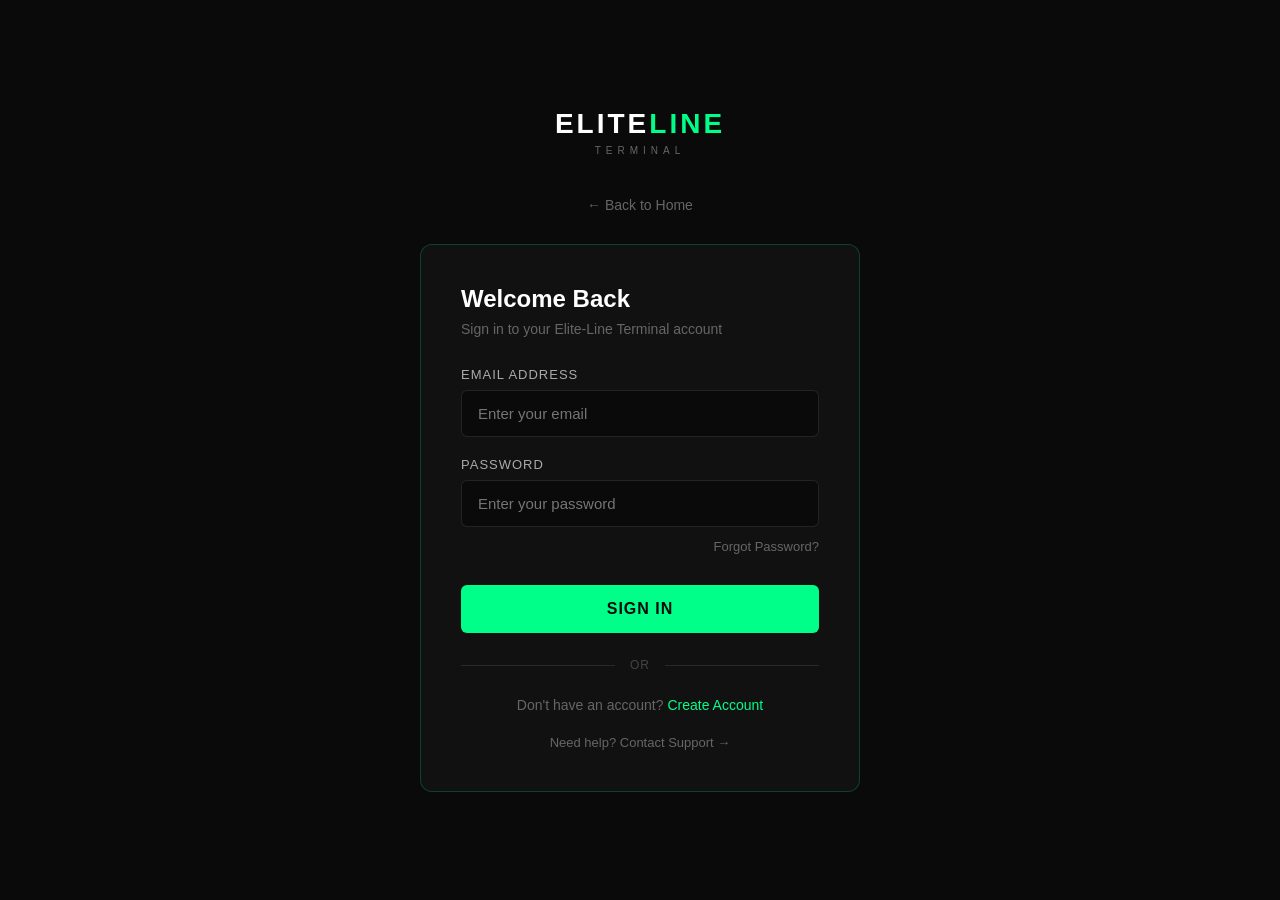
<file: howtouse.html>
<!DOCTYPE html>
<html lang="en">
<head>
<meta charset="UTF-8">
<meta name="viewport" content="width=device-width, initial-scale=1.0">
<title>How To Use | Elite-Line Terminal</title>
<link rel="preconnect" href="https://fonts.googleapis.com">
<link rel="preconnect" href="https://fonts.gstatic.com" crossorigin>
<link href="https://fonts.googleapis.com/css2?family=Inter:wght@400;500;600;700;800&family=JetBrains+Mono:wght@400;500;600;700&display=swap" rel="stylesheet">
<style>
  :root{
    --bg:#0a0a0a;
    --panel:#111214;
    --panel-alt:#161719;
    --panel-raised:#1a1c1f;
    --border:rgba(255,255,255,0.08);
    --border-soft:rgba(255,255,255,0.05);
    --accent:#00ff88;
    --accent-dim:rgba(0,255,136,0.12);
    --accent-dim-border:rgba(0,255,136,0.3);
    --text:#f2f2f2;
    --text-dim:#8a8f98;
    --text-faint:#54585f;
    --warn:#ffa53d;
    --warn-dim:rgba(255,165,61,0.12);
    --danger:#ff5c5c;
    --danger-dim:rgba(255,92,92,0.12);
    --radius:12px;
    --sidebar-w:250px;
    --font-ui:'Inter',-apple-system,BlinkMacSystemFont,sans-serif;
    --font-mono:'JetBrains Mono','Courier New',monospace;
  }
  *{margin:0;padding:0;box-sizing:border-box;}
  body{
    font-family:var(--font-ui);
    background:var(--bg);
    color:var(--text);
    min-height:100vh;
  }
  a{color:inherit;text-decoration:none;}
  button{font-family:inherit;}
  ::selection{background:var(--accent-dim);color:var(--accent);}

  .icon{width:18px;height:18px;flex-shrink:0;}

  /* ---------- Sidebar ---------- */
  .sidebar{
    position:fixed;
    top:0;left:0;bottom:0;
    width:var(--sidebar-w);
    background:var(--panel);
    border-right:1px solid var(--border);
    display:flex;
    flex-direction:column;
    z-index:1100;
    transition:transform .25s ease;
  }
  .sidebar-brand{
    display:flex;align-items:center;gap:10px;
    padding:22px 22px 18px;
    font-weight:800;font-size:18px;letter-spacing:1px;
  }
  .sidebar-brand span{color:var(--accent);}
  .sidebar-search{
    margin:0 16px 18px;
    display:flex;align-items:center;gap:8px;
    background:var(--bg);
    border:1px solid var(--border);
    border-radius:8px;
    padding:9px 12px;
    color:var(--text-faint);
  }
  .sidebar-search input{
    background:transparent;border:none;outline:none;color:var(--text);
    font-size:13px;width:100%;font-family:var(--font-ui);
  }
  .sidebar-search input::placeholder{color:var(--text-faint);}
  .nav-group{padding:0 12px;flex:1;overflow-y:auto;}
  .nav-link{
    display:flex;align-items:center;gap:12px;
    padding:11px 12px;margin-bottom:2px;
    border-radius:8px;
    color:var(--text-dim);
    font-size:14px;font-weight:500;
    border:1px solid transparent;
    cursor:pointer;
  }
  .nav-link:hover{color:var(--text);background:var(--panel-raised);}
  .nav-link.active{
    color:var(--accent);
    background:var(--accent-dim);
    border-color:var(--accent-dim-border);
  }
  .nav-divider{height:1px;background:var(--border-soft);margin:12px 4px;}
  .sidebar-footer{
    padding:14px;
    border-top:1px solid var(--border);
    display:flex;flex-direction:column;gap:8px;
  }
  .mini-card{
    background:var(--bg);
    border:1px solid var(--border);
    border-radius:8px;
    padding:10px 12px;
    display:flex;align-items:center;justify-content:space-between;
  }
  .mini-card.balance{border-color:var(--accent-dim-border);background:var(--accent-dim);}
  .mini-label{font-size:10px;letter-spacing:.06em;color:var(--text-dim);}
  .mini-card.balance .mini-label{color:var(--accent);opacity:.85;}
  .mini-value{font-family:var(--font-mono);font-size:14px;font-weight:600;}
  .mini-card.balance .mini-value{color:var(--accent);}
  .user-row{
    display:flex;align-items:center;gap:10px;
    padding:8px 4px;
    cursor:pointer;
    border-radius:8px;
  }
  .user-row:hover{background:var(--panel-raised);}
  .user-avatar{
    width:32px;height:32px;border-radius:8px;
    background:var(--accent-dim);
    color:var(--accent);
    display:flex;align-items:center;justify-content:center;
    font-weight:700;font-size:14px;
    flex-shrink:0;
  }
  .user-meta{flex:1;min-width:0;}
  .user-meta .name{font-size:13px;font-weight:600;white-space:nowrap;overflow:hidden;text-overflow:ellipsis;}
  .user-meta .sub{font-size:11px;color:var(--text-faint);}

  /* ---------- Mobile sidebar toggle ---------- */
  .sidebar-toggle{
    display:none;
    position:fixed;top:14px;left:14px;z-index:1200;
    background:var(--panel);border:1px solid var(--border);
    border-radius:8px;padding:8px;color:var(--text);
    cursor:pointer;
  }
  .sidebar-overlay{
    display:none;
    position:fixed;inset:0;background:rgba(0,0,0,.6);z-index:1050;
  }

  /* ---------- Main ---------- */
  .app{margin-left:var(--sidebar-w);min-height:100vh;display:flex;flex-direction:column;}

  .topbar{
    position:sticky;top:0;z-index:900;
    background:rgba(10,10,10,0.85);
    backdrop-filter:blur(10px);
    border-bottom:1px solid var(--border);
    padding:16px 32px;
    display:flex;align-items:center;justify-content:space-between;
    gap:16px;flex-wrap:wrap;
  }
  .breadcrumb{display:flex;align-items:center;gap:8px;color:var(--text-dim);font-size:14px;}
  .breadcrumb strong{color:var(--text);font-weight:600;}
  .topbar-right{display:flex;align-items:center;gap:12px;}
  .chip{
    display:flex;align-items:center;gap:8px;
    border:1px solid var(--border);
    border-radius:8px;
    padding:8px 14px;
    font-size:13px;color:var(--text-dim);
  }
  .balance-chip{
    display:flex;align-items:center;gap:8px;
    border:1px solid var(--border);
    border-radius:8px;
    padding:8px 14px;
    font-size:13px;
  }
  .balance-chip .amt{font-family:var(--font-mono);font-weight:700;color:var(--text);}
  .btn{
    display:inline-flex;align-items:center;gap:8px;
    border:none;border-radius:8px;
    padding:10px 18px;
    font-size:13px;font-weight:700;
    cursor:pointer;
    font-family:var(--font-ui);
  }
  .btn-accent{background:var(--accent);color:#05130c;}
  .btn-accent:hover{background:#33ff9e;}
  .btn-ghost{background:transparent;border:1px solid var(--border);color:var(--text-dim);}
  .btn-ghost:hover{border-color:var(--danger);color:var(--danger);}

  .main{padding:28px 32px 60px;max-width:1320px;width:100%;margin:0 auto;}

  .page-head{
    display:flex;align-items:flex-end;justify-content:space-between;
    margin-bottom:24px;flex-wrap:wrap;gap:12px;
  }
  .page-head h1{font-size:28px;font-weight:800;margin-bottom:6px;}
  .page-head .date{color:var(--text-dim);font-size:13px;}
  .status-pill{
    display:flex;align-items:center;gap:8px;
    padding:7px 14px;border-radius:50px;font-size:12px;font-weight:600;
    letter-spacing:.03em;
  }
  .status-pill.active{background:var(--accent-dim);color:var(--accent);border:1px solid var(--accent-dim-border);}
  .status-pill.pending{background:var(--warn-dim);color:var(--warn);border:1px solid rgba(255,165,61,.35);}
  .status-pill.suspended{background:var(--danger-dim);color:var(--danger);border:1px solid rgba(255,92,92,.35);}
  .status-dot{width:7px;height:7px;border-radius:50%;background:currentColor;animation:pulse 2s infinite;}
  @keyframes pulse{0%,100%{opacity:1;}50%{opacity:.4;}}

  /* ---------- Stat cards ---------- */
  .stats-row{
    display:grid;grid-template-columns:1.4fr 1fr 1fr;gap:18px;margin-bottom:20px;
  }
  .card{
    background:var(--panel);
    border:1px solid var(--border);
    border-radius:var(--radius);
    padding:22px;
  }
  .stat-card{display:flex;flex-direction:column;gap:16px;}
  .stat-top{display:flex;align-items:center;justify-content:space-between;}
  .stat-icon-box{
    width:38px;height:38px;border-radius:9px;
    display:flex;align-items:center;justify-content:center;
  }
  .stat-icon-box.green{background:var(--accent-dim);color:var(--accent);}
  .stat-icon-box.blue{background:rgba(90,140,255,.14);color:#7fa4ff;}
  .stat-icon-box.purple{background:rgba(170,110,255,.14);color:#b98bff;}
  .stat-caption{font-size:11px;letter-spacing:.06em;color:var(--text-dim);}
  .stat-main{font-family:var(--font-mono);font-size:30px;font-weight:700;}
  .stat-sub{font-size:12px;color:var(--text-faint);margin-top:2px;}

  /* ---------- Content grid ---------- */
  .grid-3{display:grid;grid-template-columns:1fr 1fr 1fr;gap:18px;margin-bottom:20px;align-items:start;}

  .card-title-row{
    display:flex;align-items:center;gap:10px;margin-bottom:18px;
  }
  .card-title-row .box{
    width:32px;height:32px;border-radius:8px;
    background:var(--accent-dim);color:var(--accent);
    display:flex;align-items:center;justify-content:center;
  }
  .card-title-row h3{font-size:14px;font-weight:700;}
  .card-title-row .sub{font-size:11px;color:var(--text-faint);margin-top:1px;}

  /* Top up card */
  .amount-input{
    display:flex;align-items:center;gap:8px;
    background:var(--bg);border:1px solid var(--border);
    border-radius:8px;padding:14px 16px;margin-bottom:14px;
  }
  .amount-input span{color:var(--text-faint);font-family:var(--font-mono);font-size:20px;}
  .amount-input input{
    flex:1;background:transparent;border:none;outline:none;color:var(--text);
    font-family:var(--font-mono);font-size:20px;font-weight:600;
  }
  .preset-grid{display:grid;grid-template-columns:repeat(3,1fr);gap:8px;margin-bottom:14px;}
  .preset-btn{
    background:var(--bg);border:1px solid var(--border);color:var(--text-dim);
    border-radius:7px;padding:9px 0;font-size:13px;font-weight:600;cursor:pointer;
  }
  .preset-btn:hover,.preset-btn.selected{border-color:var(--accent-dim-border);color:var(--accent);background:var(--accent-dim);}
  .pay-btn{width:100%;justify-content:center;}
  .pay-note{display:flex;align-items:center;gap:6px;justify-content:center;margin-top:12px;font-size:11px;color:var(--text-faint);}

  /* Terminal card */
  .terminal{background:var(--panel-alt);border-radius:9px;overflow:hidden;border:1px solid var(--border-soft);}
  .terminal-bar{
    display:flex;align-items:center;gap:8px;
    padding:11px 14px;background:var(--panel-raised);border-bottom:1px solid var(--border-soft);
  }
  .dot{width:9px;height:9px;border-radius:50%;}
  .dot.red{background:#ff5f57;}.dot.yellow{background:#febc2e;}.dot.green{background:#28c840;}
  .terminal-title{font-family:var(--font-mono);font-size:11px;color:var(--text-dim);letter-spacing:.03em;margin-left:4px;}
  .terminal-body{padding:16px;}
  .term-row{
    display:flex;align-items:center;justify-content:space-between;
    padding:9px 0;border-bottom:1px solid var(--border-soft);
    font-family:var(--font-mono);font-size:13px;
  }
  .term-row:last-child{border-bottom:none;}
  .term-label{color:var(--text-faint);letter-spacing:.04em;font-size:11px;}
  .term-value-group{display:flex;align-items:center;gap:8px;}
  .term-value{font-weight:600;color:var(--text);}
  .icon-btn{
    background:transparent;border:none;color:var(--text-faint);cursor:pointer;
    display:flex;align-items:center;padding:2px;
  }
  .icon-btn:hover{color:var(--accent);}
  .icon-btn .icon{width:14px;height:14px;}
  .pending-block{padding:6px 2px 2px;text-align:center;}
  .pending-block .headline{color:var(--warn);font-size:13px;margin-bottom:8px;display:flex;align-items:center;gap:8px;justify-content:center;}
  .pending-block p{color:var(--text-dim);font-size:12.5px;line-height:1.6;margin-bottom:12px;}
  .pending-block a{color:var(--accent);font-weight:600;font-size:13px;display:inline-flex;align-items:center;gap:6px;}

  /* Quick actions */
  .qa-grid{display:grid;grid-template-columns:1fr 1fr;gap:10px;}
  .qa-btn{
    display:flex;flex-direction:column;gap:10px;
    background:var(--panel-alt);border:1px solid var(--border-soft);
    border-radius:9px;padding:14px;cursor:pointer;
  }
  .qa-btn:hover{border-color:var(--accent-dim-border);background:var(--panel-raised);}
  .qa-icon{
    width:32px;height:32px;border-radius:8px;
    display:flex;align-items:center;justify-content:center;
  }
  .qa-btn span{font-size:12.5px;font-weight:600;color:var(--text);}
  .qa-1{background:rgba(90,140,255,.14);color:#7fa4ff;}
  .qa-2{background:rgba(0,255,136,.14);color:var(--accent);}
  .qa-3{background:rgba(255,165,61,.14);color:var(--warn);}
  .qa-4{background:rgba(170,110,255,.14);color:#b98bff;}
  .qa-5{background:rgba(255,92,140,.14);color:#ff5c8c;}
  .qa-6{background:rgba(255,140,60,.14);color:#ff8c3c;}

  /* Support banner */
  .support-banner{
    display:flex;align-items:center;justify-content:space-between;
    gap:16px;flex-wrap:wrap;
    background:linear-gradient(135deg,var(--panel) 0%,var(--panel-alt) 100%);
    border:1px solid var(--border);
    border-radius:var(--radius);
    padding:20px 24px;
  }
  .support-left{display:flex;align-items:center;gap:14px;}
  .support-icon{
    width:42px;height:42px;border-radius:10px;
    background:var(--accent-dim);color:var(--accent);
    display:flex;align-items:center;justify-content:center;flex-shrink:0;
  }
  .support-left h4{font-size:14px;font-weight:700;margin-bottom:3px;}
  .support-left p{font-size:12.5px;color:var(--text-dim);}
  .support-actions{display:flex;gap:10px;}
  .support-actions .btn-ghost{color:var(--text);}

  /* Focus visibility */
  a:focus-visible,button:focus-visible,input:focus-visible{
    outline:2px solid var(--accent);outline-offset:2px;
  }

  @media (prefers-reduced-motion: reduce){
    .status-dot{animation:none;}
  }

  /* ---------- Responsive ---------- */
  @media (max-width:1080px){
    .stats-row{grid-template-columns:1fr 1fr;}
    .stats-row .stat-card:first-child{grid-column:span 2;}
    .grid-3{grid-template-columns:1fr 1fr;}
    .grid-3 > :nth-child(3){grid-column:span 2;}
  }
  @media (max-width:760px){
    .sidebar{transform:translateX(-100%);}
    .sidebar.open{transform:translateX(0);}
    .sidebar-toggle{display:flex;}
    .sidebar-overlay.show{display:block;}
    .app{margin-left:0;}
    .topbar{padding:16px 18px 16px 60px;}
    .main{padding:20px 18px 40px;}
    .stats-row{grid-template-columns:1fr;}
    .stats-row .stat-card:first-child{grid-column:span 1;}
    .grid-3{grid-template-columns:1fr;}
    .grid-3 > :nth-child(3){grid-column:span 1;}
    .qa-grid{grid-template-columns:1fr 1fr;}
    .support-banner{flex-direction:column;align-items:flex-start;}
  }

  /* ---------- How To Use page ---------- */
  .htu-section{margin-bottom:28px;}
  .htu-section h2{font-size:17px;font-weight:700;margin-bottom:4px;}
  .htu-section .htu-sub{font-size:12.5px;color:var(--text-dim);margin-bottom:16px;}
  .step-list{display:flex;flex-direction:column;gap:0;}
  .step-item{
    display:flex;gap:16px;padding:18px 0;border-bottom:1px solid var(--border-soft);
  }
  .step-item:last-child{border-bottom:none;}
  .step-num{
    width:30px;height:30px;border-radius:8px;background:var(--accent-dim);color:var(--accent);
    display:flex;align-items:center;justify-content:center;font-weight:700;font-size:13px;flex-shrink:0;
  }
  .step-body h4{font-size:14px;font-weight:700;margin-bottom:4px;}
  .step-body p{font-size:13px;color:var(--text-dim);line-height:1.6;}
  .step-body code{
    background:var(--bg);border:1px solid var(--border);border-radius:5px;
    padding:2px 7px;font-family:var(--font-mono);font-size:12px;color:var(--accent);
  }

  .app-grid{display:grid;grid-template-columns:repeat(3,1fr);gap:12px;}
  .app-card{
    background:var(--panel-alt);border:1px solid var(--border-soft);border-radius:9px;
    padding:14px;display:flex;align-items:center;justify-content:space-between;
  }
  .app-card .name{font-size:13px;font-weight:600;}
  .app-card .plat{font-size:11px;color:var(--text-faint);}

  .faq-item{border-bottom:1px solid var(--border-soft);}
  .faq-item:last-child{border-bottom:none;}
  .faq-q{
    width:100%;text-align:left;background:transparent;border:none;color:var(--text);
    padding:16px 0;font-size:13.5px;font-weight:600;cursor:pointer;
    display:flex;align-items:center;justify-content:space-between;gap:12px;
  }
  .faq-q .chev{transition:transform .2s ease;color:var(--text-faint);flex-shrink:0;}
  .faq-item.open .faq-q .chev{transform:rotate(180deg);}
  .faq-a{max-height:0;overflow:hidden;transition:max-height .25s ease;}
  .faq-item.open .faq-a{max-height:300px;}
  .faq-a p{font-size:13px;color:var(--text-dim);line-height:1.6;padding-bottom:16px;}

  @media (max-width:900px){ .app-grid{grid-template-columns:1fr 1fr;} }
  @media (max-width:600px){ .app-grid{grid-template-columns:1fr;} }
</style>
</head>
<body>

<button class="sidebar-toggle" id="sidebarToggle" aria-label="Toggle menu">
  <svg class="icon" viewBox="0 0 24 24" fill="none" stroke="currentColor" stroke-width="2" stroke-linecap="round" stroke-linejoin="round"><line x1="3" y1="6" x2="21" y2="6"/><line x1="3" y1="12" x2="21" y2="12"/><line x1="3" y1="18" x2="21" y2="18"/></svg>
</button>
<div class="sidebar-overlay" id="sidebarOverlay"></div>

<aside class="sidebar" id="sidebar">
  <div class="sidebar-brand">ELITE<span>LINE</span></div>

  <div class="sidebar-search">
    <svg class="icon" viewBox="0 0 24 24" fill="none" stroke="currentColor" stroke-width="2" stroke-linecap="round" stroke-linejoin="round" style="width:16px;height:16px;"><circle cx="11" cy="11" r="8"/><line x1="21" y1="21" x2="16.65" y2="16.65"/></svg>
    <input type="text" placeholder="Search...">
  </div>

  <nav class="nav-group">
    <a href="dashboard.html" class="nav-link">
      <svg class="icon" viewBox="0 0 24 24" fill="none" stroke="currentColor" stroke-width="2" stroke-linecap="round" stroke-linejoin="round"><path d="M3 9l9-7 9 7v11a2 2 0 0 1-2 2H5a2 2 0 0 1-2-2z"/><polyline points="9 22 9 12 15 12 15 22"/></svg>
      Dashboard
    </a>
    <a href="sipusers.html" class="nav-link">
      <svg class="icon" viewBox="0 0 24 24" fill="none" stroke="currentColor" stroke-width="2" stroke-linecap="round" stroke-linejoin="round"><path d="M22 16.92v3a2 2 0 0 1-2.18 2 19.79 19.79 0 0 1-8.63-3.07 19.5 19.5 0 0 1-6-6 19.79 19.79 0 0 1-3.07-8.67A2 2 0 0 1 4.11 2h3a2 2 0 0 1 2 1.72c.127.96.361 1.903.7 2.81a2 2 0 0 1-.45 2.11L8.09 9.91a16 16 0 0 0 6 6l1.27-1.27a2 2 0 0 1 2.11-.45c.907.339 1.85.573 2.81.7A2 2 0 0 1 22 16.92z"/></svg>
      SIP Users
    </a>
    <a href="activecalls.html" class="nav-link">
      <svg class="icon" viewBox="0 0 24 24" fill="none" stroke="currentColor" stroke-width="2" stroke-linecap="round" stroke-linejoin="round"><polyline points="22 12 18 12 15 21 9 3 6 12 2 12"/></svg>
      Active Calls
    </a>
    <a href="statistics.html" class="nav-link">
      <svg class="icon" viewBox="0 0 24 24" fill="none" stroke="currentColor" stroke-width="2" stroke-linecap="round" stroke-linejoin="round"><line x1="18" y1="20" x2="18" y2="10"/><line x1="12" y1="20" x2="12" y2="4"/><line x1="6" y1="20" x2="6" y2="14"/></svg>
      Statistics
    </a>
    <a href="refills.html" class="nav-link">
      <svg class="icon" viewBox="0 0 24 24" fill="none" stroke="currentColor" stroke-width="2" stroke-linecap="round" stroke-linejoin="round"><polyline points="23 4 23 10 17 10"/><path d="M20.49 15a9 9 0 1 1-2.12-9.36L23 10"/></svg>
      Refills
    </a>
    <a href="coverage.html" class="nav-link">
      <svg class="icon" viewBox="0 0 24 24" fill="none" stroke="currentColor" stroke-width="2" stroke-linecap="round" stroke-linejoin="round"><circle cx="12" cy="12" r="10"/><line x1="2" y1="12" x2="22" y2="12"/><path d="M12 2a15.3 15.3 0 0 1 4 10 15.3 15.3 0 0 1-4 10 15.3 15.3 0 0 1-4-10 15.3 15.3 0 0 1 4-10z"/></svg>
      Coverage
    </a>
    <a href="plans.html" class="nav-link">
      <svg class="icon" viewBox="0 0 24 24" fill="none" stroke="currentColor" stroke-width="2" stroke-linecap="round" stroke-linejoin="round"><polygon points="12 2 2 7 12 12 22 7 12 2"/><polyline points="2 17 12 22 22 17"/><polyline points="2 12 12 17 22 12"/></svg>
      Plans
    </a>
    <a href="#" class="nav-link">
      <svg class="icon" viewBox="0 0 24 24" fill="none" stroke="currentColor" stroke-width="2" stroke-linecap="round" stroke-linejoin="round"><path d="M17 21v-2a4 4 0 0 0-4-4H5a4 4 0 0 0-4 4v2"/><circle cx="9" cy="7" r="4"/><path d="M23 21v-2a4 4 0 0 0-3-3.87"/><path d="M16 3.13a4 4 0 0 1 0 7.75"/></svg>
      Users
    </a>
    <div class="nav-divider"></div>
    <a href="https://t.me/SIPCONNECT0" target="_blank" class="nav-link">
      <svg class="icon" viewBox="0 0 24 24" fill="none" stroke="currentColor" stroke-width="2" stroke-linecap="round" stroke-linejoin="round"><path d="M21 11.5a8.38 8.38 0 0 1-.9 3.8 8.5 8.5 0 0 1-7.6 4.7 8.38 8.38 0 0 1-3.8-.9L3 21l1.9-5.7a8.38 8.38 0 0 1-.9-3.8 8.5 8.5 0 0 1 4.7-7.6 8.38 8.38 0 0 1 3.8-.9h.5a8.48 8.48 0 0 1 8 8v.5z"/></svg>
      Support
    </a>
    <a href="howtouse.html" class="nav-link active">
      <svg class="icon" viewBox="0 0 24 24" fill="none" stroke="currentColor" stroke-width="2" stroke-linecap="round" stroke-linejoin="round"><path d="M4 19.5A2.5 2.5 0 0 1 6.5 17H20"/><path d="M6.5 2H20v20H6.5A2.5 2.5 0 0 1 4 19.5v-15A2.5 2.5 0 0 1 6.5 2z"/></svg>
      How To Use
    </a>
  </nav>

  <div class="sidebar-footer">
    <div class="mini-card balance">
      <div>
        <div class="mini-label">BALANCE</div>
        <div class="mini-value" id="sbBalance">$0.00</div>
      </div>
    </div>
    <div class="mini-card">
      <div>
        <div class="mini-label">SIP SERVER</div>
        <div class="mini-value" id="sbServer" style="font-size:12px;">—</div>
      </div>
    </div>
    <div class="user-row" id="userRow">
      <div class="user-avatar" id="userAvatar">U</div>
      <div class="user-meta">
        <div class="name" id="userName">Loading...</div>
        <div class="sub">User account</div>
      </div>
      <button class="icon-btn" onclick="logout()" aria-label="Log out">
        <svg class="icon" viewBox="0 0 24 24" fill="none" stroke="currentColor" stroke-width="2" stroke-linecap="round" stroke-linejoin="round"><path d="M9 21H5a2 2 0 0 1-2-2V5a2 2 0 0 1 2-2h4"/><polyline points="16 17 21 12 16 7"/><line x1="21" y1="12" x2="9" y2="12"/></svg>
      </button>
    </div>
  </div>
</aside>

<div class="app">
  <div class="topbar">
    <div class="breadcrumb">
      <svg class="icon" viewBox="0 0 24 24" fill="none" stroke="currentColor" stroke-width="2" stroke-linecap="round" stroke-linejoin="round" style="width:16px;height:16px;"><rect x="3" y="3" width="7" height="7"/><rect x="14" y="3" width="7" height="7"/><rect x="14" y="14" width="7" height="7"/><rect x="3" y="14" width="7" height="7"/></svg>
      / <strong>How To Use</strong>
    </div>
    <div class="topbar-right">
      <a href="https://t.me/SIPCONNECT0" target="_blank" class="chip">
        <svg class="icon" viewBox="0 0 24 24" fill="none" stroke="currentColor" stroke-width="2" stroke-linecap="round" stroke-linejoin="round" style="width:14px;height:14px;"><path d="M21 11.5a8.38 8.38 0 0 1-.9 3.8 8.5 8.5 0 0 1-7.6 4.7 8.38 8.38 0 0 1-3.8-.9L3 21l1.9-5.7a8.38 8.38 0 0 1-.9-3.8 8.5 8.5 0 0 1 4.7-7.6 8.38 8.38 0 0 1 3.8-.9h.5a8.48 8.48 0 0 1 8 8v.5z"/></svg>
        @SIPCONNECT0
      </a>
    </div>
  </div>

  <main class="main" style="max-width:820px;">
    <div class="page-head">
      <div>
        <h1>How To Use</h1>
        <div class="date">Get your SIP extension connected in a few minutes</div>
      </div>
    </div>

    <div class="htu-section card">
      <h2>Setting Up Your SIP Extension</h2>
      <div class="htu-sub">Works with any SIP-compatible softphone app or desk phone.</div>
      <div class="step-list">
        <div class="step-item">
          <div class="step-num">1</div>
          <div class="step-body">
            <h4>Get your credentials</h4>
            <p>Go to <strong>SIP Users</strong> in the sidebar and create an extension if you haven't already. Each extension has its own <code>USERNAME</code>, <code>PASSWORD</code>, and <code>DOMAIN</code> — you'll need all three.</p>
          </div>
        </div>
        <div class="step-item">
          <div class="step-num">2</div>
          <div class="step-body">
            <h4>Install a softphone app</h4>
            <p>Download any SIP-compatible softphone for your device — desktop, iOS, or Android all work. A few popular free options are listed below, but any SIP client will work fine.</p>
          </div>
        </div>
        <div class="step-item">
          <div class="step-num">3</div>
          <div class="step-body">
            <h4>Add a new account</h4>
            <p>In your softphone's settings, look for "Add Account" or "Add SIP Account." Enter your <code>USERNAME</code> as both the account name and SIP username, your <code>PASSWORD</code>, and your <code>DOMAIN</code> as the SIP server / registrar.</p>
          </div>
        </div>
        <div class="step-item">
          <div class="step-num">4</div>
          <div class="step-body">
            <h4>Save and register</h4>
            <p>Save the account. Most apps will automatically attempt to register — look for a green "Registered" or "Online" status. This confirms your extension is connected and ready to make calls.</p>
          </div>
        </div>
        <div class="step-item">
          <div class="step-num">5</div>
          <div class="step-body">
            <h4>Make a test call</h4>
            <p>Once registered, place a short test call to confirm audio works in both directions before relying on it for real calls.</p>
          </div>
        </div>
      </div>
    </div>

    <div class="htu-section card">
      <h2>Popular Softphone Apps</h2>
      <div class="htu-sub">Any of these work — pick whichever fits your device.</div>
      <div class="app-grid">
        <div class="app-card"><div><div class="name">MicroSIP</div><div class="plat">Windows</div></div></div>
        <div class="app-card"><div><div class="name">Zoiper</div><div class="plat">Windows / Mac / iOS / Android</div></div></div>
        <div class="app-card"><div><div class="name">Linphone</div><div class="plat">All platforms</div></div></div>
        <div class="app-card"><div><div class="name">Groundwire</div><div class="plat">iOS / Android</div></div></div>
        <div class="app-card"><div><div class="name">Telephone</div><div class="plat">Mac</div></div></div>
        <div class="app-card"><div><div class="name">Bria</div><div class="plat">All platforms</div></div></div>
      </div>
    </div>

    <div class="htu-section card">
      <h2>Frequently Asked Questions</h2>
      <div id="faqList">
        <div class="faq-item">
          <button class="faq-q">
            My softphone won't register — what do I check?
            <svg class="icon chev" viewBox="0 0 24 24" fill="none" stroke="currentColor" stroke-width="2" stroke-linecap="round" stroke-linejoin="round" style="width:16px;height:16px;"><polyline points="6 9 12 15 18 9"/></svg>
          </button>
          <div class="faq-a"><p>Double-check your username, password, and domain are entered exactly as shown on the SIP Users page — a single typo will stop registration. Also confirm your account status is "Active" on your Dashboard; a pending account can't connect yet.</p></div>
        </div>
        <div class="faq-item">
          <button class="faq-q">
            How do I add more balance to my account?
            <svg class="icon chev" viewBox="0 0 24 24" fill="none" stroke="currentColor" stroke-width="2" stroke-linecap="round" stroke-linejoin="round" style="width:16px;height:16px;"><polyline points="6 9 12 15 18 9"/></svg>
          </button>
          <div class="faq-a"><p>Go to your Dashboard and use the "Top Up Balance" card — choose a coin, send the payment to the address shown, then submit your transaction hash for review. Your balance updates once the payment is verified.</p></div>
        </div>
        <div class="faq-item">
          <button class="faq-q">
            Can I have more than one SIP extension?
            <svg class="icon chev" viewBox="0 0 24 24" fill="none" stroke="currentColor" stroke-width="2" stroke-linecap="round" stroke-linejoin="round" style="width:16px;height:16px;"><polyline points="6 9 12 15 18 9"/></svg>
          </button>
          <div class="faq-a"><p>Yes — go to SIP Users and click "Add Extension" to create as many as you need, each with its own credentials. You can rename, disable, or delete any extension at any time.</p></div>
        </div>
        <div class="faq-item">
          <button class="faq-q">
            What's included in an unlimited plan?
            <svg class="icon chev" viewBox="0 0 24 24" fill="none" stroke="currentColor" stroke-width="2" stroke-linecap="round" stroke-linejoin="round" style="width:16px;height:16px;"><polyline points="6 9 12 15 18 9"/></svg>
          </button>
          <div class="faq-a"><p>Unlimited plans cover calling minutes to destinations marked "Included" on the Coverage page. Check that page for the full list of countries and any excluded/premium destinations.</p></div>
        </div>
        <div class="faq-item">
          <button class="faq-q">
            My payment isn't showing up yet — is something wrong?
            <svg class="icon chev" viewBox="0 0 24 24" fill="none" stroke="currentColor" stroke-width="2" stroke-linecap="round" stroke-linejoin="round" style="width:16px;height:16px;"><polyline points="6 9 12 15 18 9"/></svg>
          </button>
          <div class="faq-a"><p>Crypto payments are reviewed manually, which can take some time depending on network confirmations and support availability. Check the Refills page for its current status, or contact support with your transaction hash if it's been a while.</p></div>
        </div>
        <div class="faq-item">
          <button class="faq-q">
            Who do I contact if I need help?
            <svg class="icon chev" viewBox="0 0 24 24" fill="none" stroke="currentColor" stroke-width="2" stroke-linecap="round" stroke-linejoin="round" style="width:16px;height:16px;"><polyline points="6 9 12 15 18 9"/></svg>
          </button>
          <div class="faq-a"><p>Reach out to <strong>@SIPCONNECT0</strong> on Telegram — that's the fastest way to get support for account, billing, or technical issues.</p></div>
        </div>
      </div>
    </div>
  </main>
</div>

<script>
  const token = localStorage.getItem('token');
  const user = JSON.parse(localStorage.getItem('user') || '{}');
  if (!token) { window.location.href = 'login.html'; }

  const sidebar = document.getElementById('sidebar');
  const overlay = document.getElementById('sidebarOverlay');
  document.getElementById('sidebarToggle').addEventListener('click', () => {
    sidebar.classList.toggle('open');
    overlay.classList.toggle('show');
  });
  overlay.addEventListener('click', () => {
    sidebar.classList.remove('open');
    overlay.classList.remove('show');
  });

  document.getElementById('userName').textContent = user.name || 'User';
  document.getElementById('userAvatar').textContent = (user.name || 'U').charAt(0).toUpperCase();

  function logout() {
    localStorage.removeItem('token');
    localStorage.removeItem('user');
    window.location.href = 'index.html';
  }

  const API_BASE = 'https://elite-line-backend.onrender.com';
  async function refreshBalance() {
    try {
      const res = await fetch(API_BASE + '/api/user/balance', {
        headers: { 'Authorization': 'Bearer ' + token }
      });
      if (!res.ok) return;
      const data = await res.json();
      if (typeof data.balance !== 'number') return;
      const val = data.balance.toFixed(2);
      document.getElementById('sbBalance').textContent = '$' + val;
    } catch (err) {}
  }
  refreshBalance();

  // FAQ accordion
  document.getElementById('faqList').addEventListener('click', (e) => {
    const q = e.target.closest('.faq-q');
    if (!q) return;
    const item = q.closest('.faq-item');
    const wasOpen = item.classList.contains('open');
    document.querySelectorAll('.faq-item').forEach(i => i.classList.remove('open'));
    if (!wasOpen) item.classList.add('open');
  });
</script>

</body>
</html>
</file>
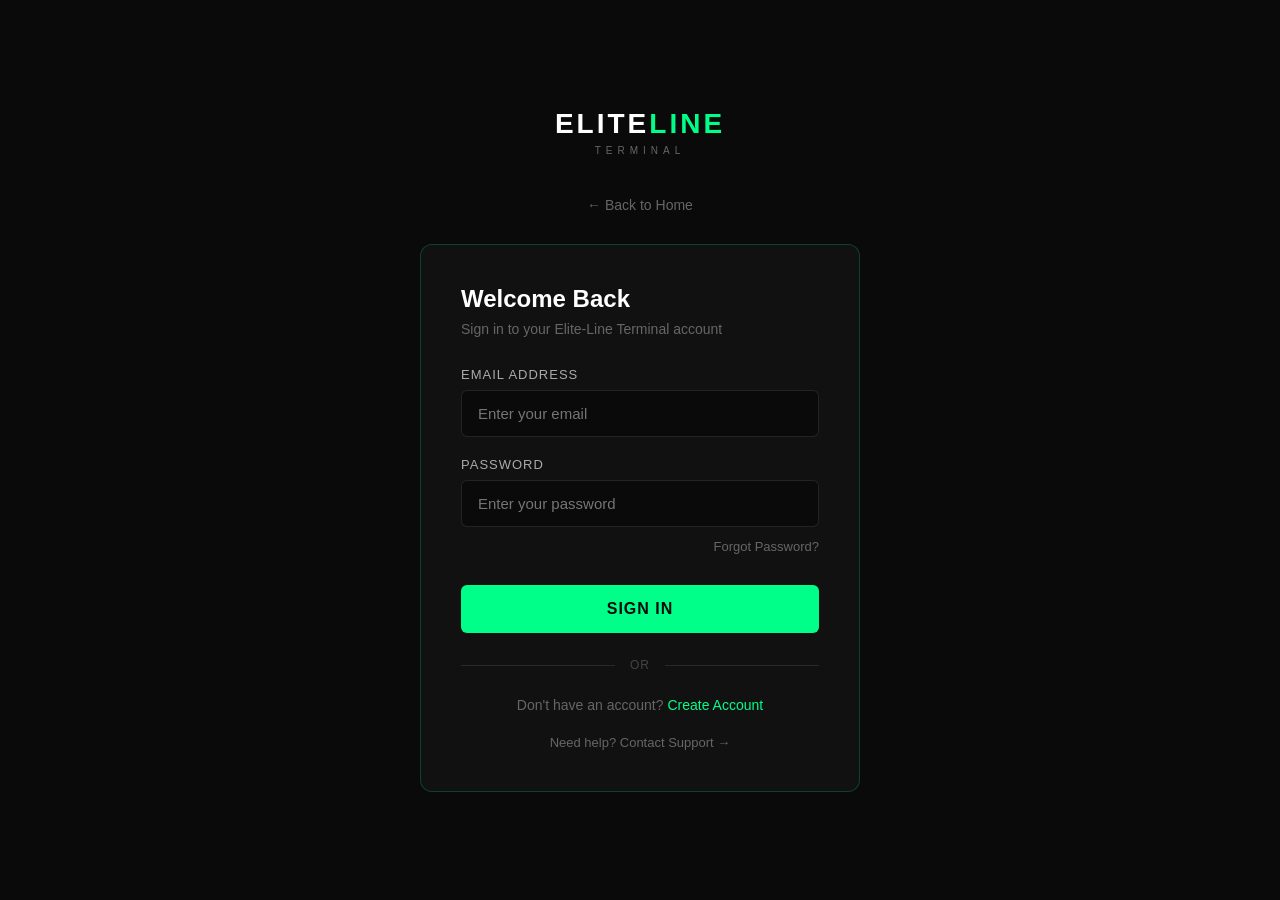
<file: login.html>
<!DOCTYPE html>
<html lang="en">
<head>
    <meta charset="UTF-8">
    <meta name="viewport" content="width=device-width, initial-scale=1.0">
    <title>Login | Elite-Line Terminal</title>
    <style>
        * {
            margin: 0;
            padding: 0;
            box-sizing: border-box;
        }

        body {
            font-family: Arial, sans-serif;
            background-color: #0a0a0a;
            color: #ffffff;
            min-height: 100vh;
            display: flex;
            align-items: center;
            justify-content: center;
        }

        .container {
            width: 100%;
            max-width: 480px;
            padding: 20px;
        }

        /* Logo */
        .logo {
            text-align: center;
            margin-bottom: 40px;
        }

        .logo-text {
            font-size: 28px;
            font-weight: 900;
            letter-spacing: 3px;
        }

        .logo-text span {
            color: #00ff88;
        }

        .logo-sub {
            font-size: 10px;
            letter-spacing: 5px;
            color: #666;
            display: block;
            margin-top: 5px;
        }

        /* Card */
        .card {
            background: #111;
            border: 1px solid rgba(0, 255, 136, 0.2);
            border-radius: 12px;
            padding: 40px;
        }

        .card-title {
            font-size: 24px;
            font-weight: 700;
            margin-bottom: 8px;
        }

        .card-subtitle {
            color: #666;
            font-size: 14px;
            margin-bottom: 30px;
        }

        /* Form */
        .form-group {
            margin-bottom: 20px;
        }

        label {
            display: block;
            font-size: 13px;
            color: #aaa;
            margin-bottom: 8px;
            letter-spacing: 1px;
        }

        input {
            width: 100%;
            padding: 14px 16px;
            background: #0a0a0a;
            border: 1px solid rgba(255, 255, 255, 0.1);
            border-radius: 6px;
            color: #ffffff;
            font-size: 15px;
            transition: border-color 0.3s ease;
            outline: none;
        }

        input:focus {
            border-color: #00ff88;
        }

        /* Button */
        .btn {
            width: 100%;
            padding: 15px;
            background: #00ff88;
            color: #0a0a0a;
            border: none;
            border-radius: 6px;
            font-size: 16px;
            font-weight: 700;
            cursor: pointer;
            transition: all 0.3s ease;
            margin-top: 10px;
            letter-spacing: 1px;
        }

        .btn:hover {
            background: #00cc6a;
            transform: translateY(-2px);
        }

        .btn:disabled {
            background: #333;
            color: #666;
            cursor: not-allowed;
            transform: none;
        }

        /* Messages */
        .error-msg {
            background: rgba(255, 50, 50, 0.1);
            border: 1px solid rgba(255, 50, 50, 0.3);
            color: #ff5555;
            padding: 12px 16px;
            border-radius: 6px;
            font-size: 14px;
            margin-bottom: 20px;
            display: none;
        }

        .success-msg {
            background: rgba(0, 255, 136, 0.1);
            border: 1px solid rgba(0, 255, 136, 0.3);
            color: #00ff88;
            padding: 12px 16px;
            border-radius: 6px;
            font-size: 14px;
            margin-bottom: 20px;
            display: none;
        }

        /* Footer */
        .card-footer {
            text-align: center;
            margin-top: 25px;
            color: #666;
            font-size: 14px;
        }

        .card-footer a {
            color: #00ff88;
            text-decoration: none;
        }

        .card-footer a:hover {
            text-decoration: underline;
        }

        /* Forgot Password */
        .forgot-password {
            text-align: right;
            margin-top: -10px;
            margin-bottom: 20px;
        }

        .forgot-password a {
            color: #666;
            text-decoration: none;
            font-size: 13px;
            transition: color 0.3s ease;
        }

        .forgot-password a:hover {
            color: #00ff88;
        }

        /* Loading spinner */
        .spinner {
            display: inline-block;
            width: 16px;
            height: 16px;
            border: 2px solid #0a0a0a;
            border-top-color: transparent;
            border-radius: 50%;
            animation: spin 0.8s linear infinite;
            vertical-align: middle;
            margin-right: 8px;
        }

        @keyframes spin {
            to { transform: rotate(360deg); }
        }

        /* Back link */
        .back-link {
            text-align: center;
            margin-bottom: 30px;
        }

        .back-link a {
            color: #666;
            text-decoration: none;
            font-size: 14px;
            transition: color 0.3s ease;
        }

        .back-link a:hover {
            color: #00ff88;
        }

        /* Divider */
        .divider {
            display: flex;
            align-items: center;
            gap: 15px;
            margin: 25px 0;
        }

        .divider-line {
            flex: 1;
            height: 1px;
            background: rgba(255, 255, 255, 0.1);
        }

        .divider-text {
            color: #444;
            font-size: 12px;
            letter-spacing: 1px;
        }

        /* Support link */
        .support-link {
            text-align: center;
            margin-top: 20px;
        }

        .support-link a {
            color: #666;
            text-decoration: none;
            font-size: 13px;
            transition: color 0.3s ease;
        }

        .support-link a:hover {
            color: #00ff88;
        }
    </style>
</head>
<body>

    <div class="container">

        <!-- Logo -->
        <div class="logo">
            <div class="logo-text">ELITE<span>LINE</span></div>
            <span class="logo-sub">TERMINAL</span>
        </div>

        <!-- Back Link -->
        <div class="back-link">
            <a href="index.html">← Back to Home</a>
        </div>

        <!-- Login Card -->
        <div class="card">
            <h2 class="card-title">Welcome Back</h2>
            <p class="card-subtitle">Sign in to your Elite-Line Terminal account</p>

            <!-- Messages -->
            <div class="error-msg" id="errorMsg"></div>
            <div class="success-msg" id="successMsg"></div>

            <!-- Form -->
            <form id="loginForm">

                <!-- Email -->
                <div class="form-group">
                    <label>EMAIL ADDRESS</label>
                    <input 
                        type="email" 
                        id="email" 
                        placeholder="Enter your email"
                        required
                    >
                </div>

                <!-- Password -->
                <div class="form-group">
                    <label>PASSWORD</label>
                    <input 
                        type="password" 
                        id="password" 
                        placeholder="Enter your password"
                        required
                    >
                </div>

                <!-- Forgot Password -->
                <div class="forgot-password">
                    <a href="#">Forgot Password?</a>
                </div>

                <!-- Submit Button -->
                <button type="submit" class="btn" id="submitBtn">
                    SIGN IN
                </button>

            </form>

            <!-- Divider -->
            <div class="divider">
                <div class="divider-line"></div>
                <span class="divider-text">OR</span>
                <div class="divider-line"></div>
            </div>

            <!-- Footer -->
            <div class="card-footer">
                Don't have an account? 
                <a href="register.html">Create Account</a>
            </div>

            <!-- Support Link -->
            <div class="support-link">
                <a href="https://t.me/SIPCONNECT0">
                    Need help? Contact Support →
                </a>
            </div>
        </div>

    </div>

    <script>
        // Check if already logged in
        const token = localStorage.getItem('token')
        if (token) {
            window.location.href = 'dashboard.html'
        }

        // Handle form submission
        document.getElementById('loginForm').addEventListener('submit', async function(e) {
            e.preventDefault()

            // Get values
            const email = document.getElementById('email').value.trim()
            const password = document.getElementById('password').value

            // Hide messages
            document.getElementById('errorMsg').style.display = 'none'
            document.getElementById('successMsg').style.display = 'none'

            // Show loading
            const btn = document.getElementById('submitBtn')
            btn.disabled = true
            btn.innerHTML = '<span class="spinner"></span> Signing In...'

            try {
                // Send request to backend
                const response = await fetch('https://elite-line-backend.onrender.com/api/auth/login', {
                    method: 'POST',
                    headers: {
                        'Content-Type': 'application/json'
                    },
                    body: JSON.stringify({ email, password })
                })

                const data = await response.json()

                if (response.ok) {
                    // Save token and user data
                    localStorage.setItem('token', data.token)
                    localStorage.setItem('user', JSON.stringify(data.user))

                    // Show success
                    showSuccess('Login successful! Redirecting...')

                    // Redirect based on role
                    setTimeout(() => {
                        if (data.user.role === 'admin') {
                            window.location.href = 'admin.html'
                        } else {
                            window.location.href = 'dashboard.html'
                        }
                    }, 1500)

                } else {
                    showError(data.error || 'Login failed')
                    btn.disabled = false
                    btn.innerHTML = 'SIGN IN'
                }

            } catch (error) {
                showError('Cannot connect to server. Please try again.')
                btn.disabled = false
                btn.innerHTML = 'SIGN IN'
            }
        })

        // Show error message
        function showError(message) {
            const errorMsg = document.getElementById('errorMsg')
            errorMsg.textContent = message
            errorMsg.style.display = 'block'
        }

        // Show success message
        function showSuccess(message) {
            const successMsg = document.getElementById('successMsg')
            successMsg.textContent = message
            successMsg.style.display = 'block'
        }
    </script>

</body>
</html>
</file>
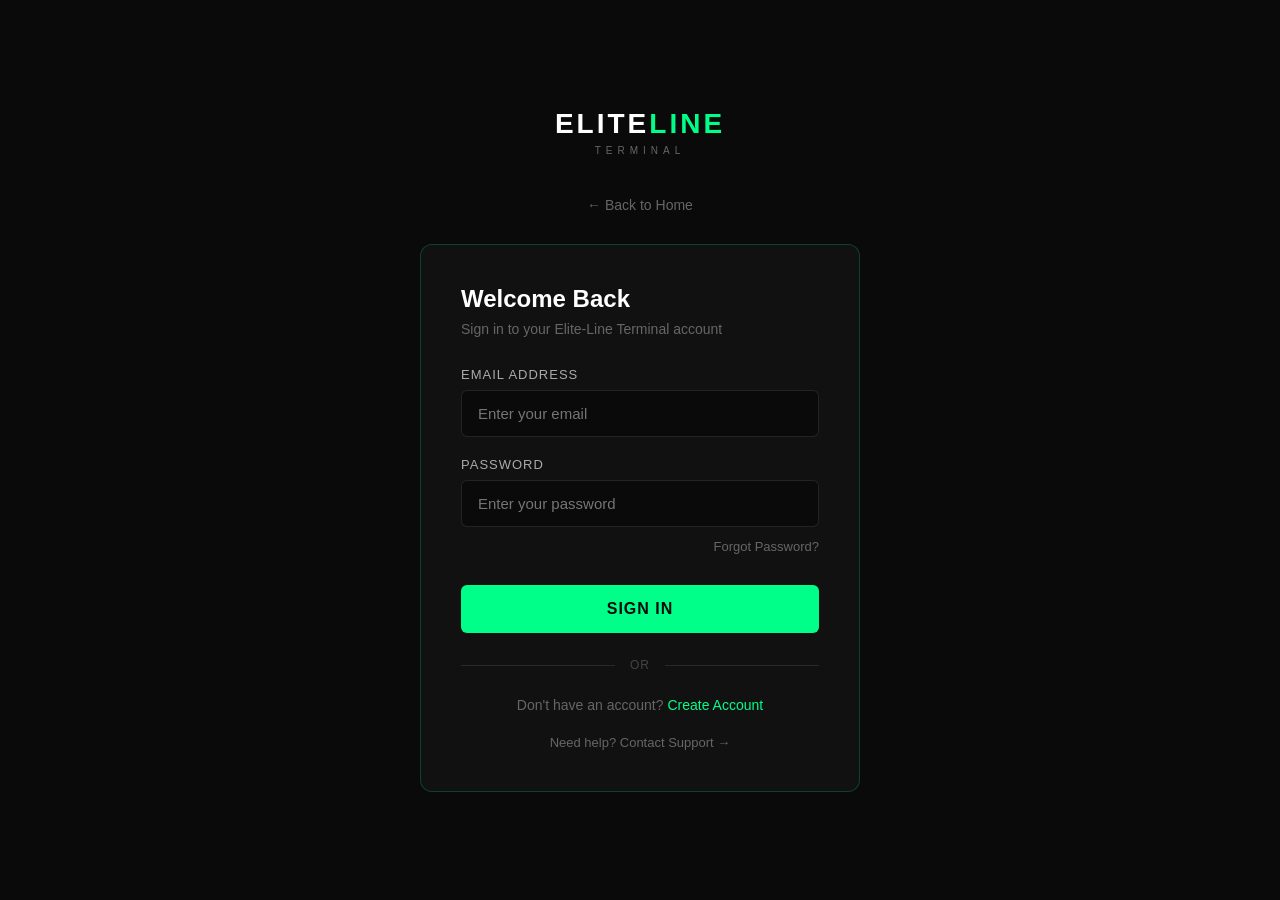
<file: plans.html>
<!DOCTYPE html>
<html lang="en">
<head>
<meta charset="UTF-8">
<meta name="viewport" content="width=device-width, initial-scale=1.0">
<title>Plans | Elite-Line Terminal</title>
<link rel="preconnect" href="https://fonts.googleapis.com">
<link rel="preconnect" href="https://fonts.gstatic.com" crossorigin>
<link href="https://fonts.googleapis.com/css2?family=Inter:wght@400;500;600;700;800&family=JetBrains+Mono:wght@400;500;600;700&display=swap" rel="stylesheet">
<style>
  :root{
    --bg:#0a0a0a;
    --panel:#111214;
    --panel-alt:#161719;
    --panel-raised:#1a1c1f;
    --border:rgba(255,255,255,0.08);
    --border-soft:rgba(255,255,255,0.05);
    --accent:#00ff88;
    --accent-dim:rgba(0,255,136,0.12);
    --accent-dim-border:rgba(0,255,136,0.3);
    --text:#f2f2f2;
    --text-dim:#8a8f98;
    --text-faint:#54585f;
    --warn:#ffa53d;
    --warn-dim:rgba(255,165,61,0.12);
    --danger:#ff5c5c;
    --danger-dim:rgba(255,92,92,0.12);
    --radius:12px;
    --sidebar-w:250px;
    --font-ui:'Inter',-apple-system,BlinkMacSystemFont,sans-serif;
    --font-mono:'JetBrains Mono','Courier New',monospace;
  }
  *{margin:0;padding:0;box-sizing:border-box;}
  body{
    font-family:var(--font-ui);
    background:var(--bg);
    color:var(--text);
    min-height:100vh;
  }
  a{color:inherit;text-decoration:none;}
  button{font-family:inherit;}
  ::selection{background:var(--accent-dim);color:var(--accent);}

  .icon{width:18px;height:18px;flex-shrink:0;}

  /* ---------- Sidebar ---------- */
  .sidebar{
    position:fixed;
    top:0;left:0;bottom:0;
    width:var(--sidebar-w);
    background:var(--panel);
    border-right:1px solid var(--border);
    display:flex;
    flex-direction:column;
    z-index:1100;
    transition:transform .25s ease;
  }
  .sidebar-brand{
    display:flex;align-items:center;gap:10px;
    padding:22px 22px 18px;
    font-weight:800;font-size:18px;letter-spacing:1px;
  }
  .sidebar-brand span{color:var(--accent);}
  .sidebar-search{
    margin:0 16px 18px;
    display:flex;align-items:center;gap:8px;
    background:var(--bg);
    border:1px solid var(--border);
    border-radius:8px;
    padding:9px 12px;
    color:var(--text-faint);
  }
  .sidebar-search input{
    background:transparent;border:none;outline:none;color:var(--text);
    font-size:13px;width:100%;font-family:var(--font-ui);
  }
  .sidebar-search input::placeholder{color:var(--text-faint);}
  .nav-group{padding:0 12px;flex:1;overflow-y:auto;}
  .nav-link{
    display:flex;align-items:center;gap:12px;
    padding:11px 12px;margin-bottom:2px;
    border-radius:8px;
    color:var(--text-dim);
    font-size:14px;font-weight:500;
    border:1px solid transparent;
    cursor:pointer;
  }
  .nav-link:hover{color:var(--text);background:var(--panel-raised);}
  .nav-link.active{
    color:var(--accent);
    background:var(--accent-dim);
    border-color:var(--accent-dim-border);
  }
  .nav-divider{height:1px;background:var(--border-soft);margin:12px 4px;}
  .sidebar-footer{
    padding:14px;
    border-top:1px solid var(--border);
    display:flex;flex-direction:column;gap:8px;
  }
  .mini-card{
    background:var(--bg);
    border:1px solid var(--border);
    border-radius:8px;
    padding:10px 12px;
    display:flex;align-items:center;justify-content:space-between;
  }
  .mini-card.balance{border-color:var(--accent-dim-border);background:var(--accent-dim);}
  .mini-label{font-size:10px;letter-spacing:.06em;color:var(--text-dim);}
  .mini-card.balance .mini-label{color:var(--accent);opacity:.85;}
  .mini-value{font-family:var(--font-mono);font-size:14px;font-weight:600;}
  .mini-card.balance .mini-value{color:var(--accent);}
  .user-row{
    display:flex;align-items:center;gap:10px;
    padding:8px 4px;
    cursor:pointer;
    border-radius:8px;
  }
  .user-row:hover{background:var(--panel-raised);}
  .user-avatar{
    width:32px;height:32px;border-radius:8px;
    background:var(--accent-dim);
    color:var(--accent);
    display:flex;align-items:center;justify-content:center;
    font-weight:700;font-size:14px;
    flex-shrink:0;
  }
  .user-meta{flex:1;min-width:0;}
  .user-meta .name{font-size:13px;font-weight:600;white-space:nowrap;overflow:hidden;text-overflow:ellipsis;}
  .user-meta .sub{font-size:11px;color:var(--text-faint);}

  /* ---------- Mobile sidebar toggle ---------- */
  .sidebar-toggle{
    display:none;
    position:fixed;top:14px;left:14px;z-index:1200;
    background:var(--panel);border:1px solid var(--border);
    border-radius:8px;padding:8px;color:var(--text);
    cursor:pointer;
  }
  .sidebar-overlay{
    display:none;
    position:fixed;inset:0;background:rgba(0,0,0,.6);z-index:1050;
  }

  /* ---------- Main ---------- */
  .app{margin-left:var(--sidebar-w);min-height:100vh;display:flex;flex-direction:column;}

  .topbar{
    position:sticky;top:0;z-index:900;
    background:rgba(10,10,10,0.85);
    backdrop-filter:blur(10px);
    border-bottom:1px solid var(--border);
    padding:16px 32px;
    display:flex;align-items:center;justify-content:space-between;
    gap:16px;flex-wrap:wrap;
  }
  .breadcrumb{display:flex;align-items:center;gap:8px;color:var(--text-dim);font-size:14px;}
  .breadcrumb strong{color:var(--text);font-weight:600;}
  .topbar-right{display:flex;align-items:center;gap:12px;}
  .chip{
    display:flex;align-items:center;gap:8px;
    border:1px solid var(--border);
    border-radius:8px;
    padding:8px 14px;
    font-size:13px;color:var(--text-dim);
  }
  .balance-chip{
    display:flex;align-items:center;gap:8px;
    border:1px solid var(--border);
    border-radius:8px;
    padding:8px 14px;
    font-size:13px;
  }
  .balance-chip .amt{font-family:var(--font-mono);font-weight:700;color:var(--text);}
  .btn{
    display:inline-flex;align-items:center;gap:8px;
    border:none;border-radius:8px;
    padding:10px 18px;
    font-size:13px;font-weight:700;
    cursor:pointer;
    font-family:var(--font-ui);
  }
  .btn-accent{background:var(--accent);color:#05130c;}
  .btn-accent:hover{background:#33ff9e;}
  .btn-ghost{background:transparent;border:1px solid var(--border);color:var(--text-dim);}
  .btn-ghost:hover{border-color:var(--danger);color:var(--danger);}

  .main{padding:28px 32px 60px;max-width:1320px;width:100%;margin:0 auto;}

  .page-head{
    display:flex;align-items:flex-end;justify-content:space-between;
    margin-bottom:24px;flex-wrap:wrap;gap:12px;
  }
  .page-head h1{font-size:28px;font-weight:800;margin-bottom:6px;}
  .page-head .date{color:var(--text-dim);font-size:13px;}
  .status-pill{
    display:flex;align-items:center;gap:8px;
    padding:7px 14px;border-radius:50px;font-size:12px;font-weight:600;
    letter-spacing:.03em;
  }
  .status-pill.active{background:var(--accent-dim);color:var(--accent);border:1px solid var(--accent-dim-border);}
  .status-pill.pending{background:var(--warn-dim);color:var(--warn);border:1px solid rgba(255,165,61,.35);}
  .status-pill.suspended{background:var(--danger-dim);color:var(--danger);border:1px solid rgba(255,92,92,.35);}
  .status-dot{width:7px;height:7px;border-radius:50%;background:currentColor;animation:pulse 2s infinite;}
  @keyframes pulse{0%,100%{opacity:1;}50%{opacity:.4;}}

  /* ---------- Stat cards ---------- */
  .stats-row{
    display:grid;grid-template-columns:1.4fr 1fr 1fr;gap:18px;margin-bottom:20px;
  }
  .card{
    background:var(--panel);
    border:1px solid var(--border);
    border-radius:var(--radius);
    padding:22px;
  }
  .stat-card{display:flex;flex-direction:column;gap:16px;}
  .stat-top{display:flex;align-items:center;justify-content:space-between;}
  .stat-icon-box{
    width:38px;height:38px;border-radius:9px;
    display:flex;align-items:center;justify-content:center;
  }
  .stat-icon-box.green{background:var(--accent-dim);color:var(--accent);}
  .stat-icon-box.blue{background:rgba(90,140,255,.14);color:#7fa4ff;}
  .stat-icon-box.purple{background:rgba(170,110,255,.14);color:#b98bff;}
  .stat-caption{font-size:11px;letter-spacing:.06em;color:var(--text-dim);}
  .stat-main{font-family:var(--font-mono);font-size:30px;font-weight:700;}
  .stat-sub{font-size:12px;color:var(--text-faint);margin-top:2px;}

  /* ---------- Content grid ---------- */
  .grid-3{display:grid;grid-template-columns:1fr 1fr 1fr;gap:18px;margin-bottom:20px;align-items:start;}

  .card-title-row{
    display:flex;align-items:center;gap:10px;margin-bottom:18px;
  }
  .card-title-row .box{
    width:32px;height:32px;border-radius:8px;
    background:var(--accent-dim);color:var(--accent);
    display:flex;align-items:center;justify-content:center;
  }
  .card-title-row h3{font-size:14px;font-weight:700;}
  .card-title-row .sub{font-size:11px;color:var(--text-faint);margin-top:1px;}

  /* Top up card */
  .amount-input{
    display:flex;align-items:center;gap:8px;
    background:var(--bg);border:1px solid var(--border);
    border-radius:8px;padding:14px 16px;margin-bottom:14px;
  }
  .amount-input span{color:var(--text-faint);font-family:var(--font-mono);font-size:20px;}
  .amount-input input{
    flex:1;background:transparent;border:none;outline:none;color:var(--text);
    font-family:var(--font-mono);font-size:20px;font-weight:600;
  }
  .preset-grid{display:grid;grid-template-columns:repeat(3,1fr);gap:8px;margin-bottom:14px;}
  .preset-btn{
    background:var(--bg);border:1px solid var(--border);color:var(--text-dim);
    border-radius:7px;padding:9px 0;font-size:13px;font-weight:600;cursor:pointer;
  }
  .preset-btn:hover,.preset-btn.selected{border-color:var(--accent-dim-border);color:var(--accent);background:var(--accent-dim);}
  .pay-btn{width:100%;justify-content:center;}
  .pay-note{display:flex;align-items:center;gap:6px;justify-content:center;margin-top:12px;font-size:11px;color:var(--text-faint);}

  /* Terminal card */
  .terminal{background:var(--panel-alt);border-radius:9px;overflow:hidden;border:1px solid var(--border-soft);}
  .terminal-bar{
    display:flex;align-items:center;gap:8px;
    padding:11px 14px;background:var(--panel-raised);border-bottom:1px solid var(--border-soft);
  }
  .dot{width:9px;height:9px;border-radius:50%;}
  .dot.red{background:#ff5f57;}.dot.yellow{background:#febc2e;}.dot.green{background:#28c840;}
  .terminal-title{font-family:var(--font-mono);font-size:11px;color:var(--text-dim);letter-spacing:.03em;margin-left:4px;}
  .terminal-body{padding:16px;}
  .term-row{
    display:flex;align-items:center;justify-content:space-between;
    padding:9px 0;border-bottom:1px solid var(--border-soft);
    font-family:var(--font-mono);font-size:13px;
  }
  .term-row:last-child{border-bottom:none;}
  .term-label{color:var(--text-faint);letter-spacing:.04em;font-size:11px;}
  .term-value-group{display:flex;align-items:center;gap:8px;}
  .term-value{font-weight:600;color:var(--text);}
  .icon-btn{
    background:transparent;border:none;color:var(--text-faint);cursor:pointer;
    display:flex;align-items:center;padding:2px;
  }
  .icon-btn:hover{color:var(--accent);}
  .icon-btn .icon{width:14px;height:14px;}
  .pending-block{padding:6px 2px 2px;text-align:center;}
  .pending-block .headline{color:var(--warn);font-size:13px;margin-bottom:8px;display:flex;align-items:center;gap:8px;justify-content:center;}
  .pending-block p{color:var(--text-dim);font-size:12.5px;line-height:1.6;margin-bottom:12px;}
  .pending-block a{color:var(--accent);font-weight:600;font-size:13px;display:inline-flex;align-items:center;gap:6px;}

  /* Quick actions */
  .qa-grid{display:grid;grid-template-columns:1fr 1fr;gap:10px;}
  .qa-btn{
    display:flex;flex-direction:column;gap:10px;
    background:var(--panel-alt);border:1px solid var(--border-soft);
    border-radius:9px;padding:14px;cursor:pointer;
  }
  .qa-btn:hover{border-color:var(--accent-dim-border);background:var(--panel-raised);}
  .qa-icon{
    width:32px;height:32px;border-radius:8px;
    display:flex;align-items:center;justify-content:center;
  }
  .qa-btn span{font-size:12.5px;font-weight:600;color:var(--text);}
  .qa-1{background:rgba(90,140,255,.14);color:#7fa4ff;}
  .qa-2{background:rgba(0,255,136,.14);color:var(--accent);}
  .qa-3{background:rgba(255,165,61,.14);color:var(--warn);}
  .qa-4{background:rgba(170,110,255,.14);color:#b98bff;}
  .qa-5{background:rgba(255,92,140,.14);color:#ff5c8c;}
  .qa-6{background:rgba(255,140,60,.14);color:#ff8c3c;}

  /* Support banner */
  .support-banner{
    display:flex;align-items:center;justify-content:space-between;
    gap:16px;flex-wrap:wrap;
    background:linear-gradient(135deg,var(--panel) 0%,var(--panel-alt) 100%);
    border:1px solid var(--border);
    border-radius:var(--radius);
    padding:20px 24px;
  }
  .support-left{display:flex;align-items:center;gap:14px;}
  .support-icon{
    width:42px;height:42px;border-radius:10px;
    background:var(--accent-dim);color:var(--accent);
    display:flex;align-items:center;justify-content:center;flex-shrink:0;
  }
  .support-left h4{font-size:14px;font-weight:700;margin-bottom:3px;}
  .support-left p{font-size:12.5px;color:var(--text-dim);}
  .support-actions{display:flex;gap:10px;}
  .support-actions .btn-ghost{color:var(--text);}

  /* Focus visibility */
  a:focus-visible,button:focus-visible,input:focus-visible{
    outline:2px solid var(--accent);outline-offset:2px;
  }

  @media (prefers-reduced-motion: reduce){
    .status-dot{animation:none;}
  }

  /* ---------- Responsive ---------- */
  @media (max-width:1080px){
    .stats-row{grid-template-columns:1fr 1fr;}
    .stats-row .stat-card:first-child{grid-column:span 2;}
    .grid-3{grid-template-columns:1fr 1fr;}
    .grid-3 > :nth-child(3){grid-column:span 2;}
  }
  @media (max-width:760px){
    .sidebar{transform:translateX(-100%);}
    .sidebar.open{transform:translateX(0);}
    .sidebar-toggle{display:flex;}
    .sidebar-overlay.show{display:block;}
    .app{margin-left:0;}
    .topbar{padding:16px 18px 16px 60px;}
    .main{padding:20px 18px 40px;}
    .stats-row{grid-template-columns:1fr;}
    .stats-row .stat-card:first-child{grid-column:span 1;}
    .grid-3{grid-template-columns:1fr;}
    .grid-3 > :nth-child(3){grid-column:span 1;}
    .qa-grid{grid-template-columns:1fr 1fr;}
    .support-banner{flex-direction:column;align-items:flex-start;}
  }

  /* ---------- Plans page ---------- */
  .plan-grid{display:grid;grid-template-columns:repeat(4,1fr);gap:16px;margin-bottom:24px;}
  .plan-card{
    background:var(--panel);border:1px solid var(--border);border-radius:var(--radius);
    padding:24px;display:flex;flex-direction:column;gap:14px;position:relative;
  }
  .plan-card.popular{border-color:var(--accent-dim-border);}
  .plan-badge{
    position:absolute;top:-11px;right:20px;background:var(--accent);color:#05130c;
    font-size:10px;font-weight:800;letter-spacing:.05em;padding:4px 10px;border-radius:50px;
  }
  .plan-name{font-size:15px;font-weight:700;}
  .plan-duration{font-size:12px;color:var(--text-dim);}
  .plan-price{font-family:var(--font-mono);font-size:32px;font-weight:800;color:var(--accent);}
  .plan-price span{font-size:13px;color:var(--text-faint);font-weight:500;}
  .plan-feature{display:flex;align-items:center;gap:8px;font-size:12.5px;color:var(--text-dim);}
  .plan-select-btn{
    margin-top:auto;background:transparent;border:1px solid var(--border);color:var(--text);
    border-radius:8px;padding:10px 0;font-size:13px;font-weight:700;cursor:pointer;text-align:center;
  }
  .plan-select-btn:hover{border-color:var(--accent-dim-border);color:var(--accent);}
  .plan-select-btn.selected{background:var(--accent);color:#05130c;border-color:var(--accent);}

  .channel-stepper{
    display:flex;align-items:center;gap:16px;background:var(--bg);border:1px solid var(--border);
    border-radius:9px;padding:14px 18px;
  }
  .stepper-btn{
    width:34px;height:34px;border-radius:8px;background:var(--panel-alt);border:1px solid var(--border);
    color:var(--text);font-size:18px;font-weight:700;cursor:pointer;display:flex;align-items:center;justify-content:center;
  }
  .stepper-btn:hover{border-color:var(--accent-dim-border);color:var(--accent);}
  .stepper-count{font-family:var(--font-mono);font-size:22px;font-weight:700;min-width:40px;text-align:center;}

  .summary-row{display:flex;justify-content:space-between;align-items:center;padding:10px 0;font-size:13px;color:var(--text-dim);border-bottom:1px solid var(--border-soft);}
  .summary-row:last-of-type{border-bottom:none;}
  .summary-row .val{font-family:var(--font-mono);color:var(--text);font-weight:600;}
  .summary-total{display:flex;justify-content:space-between;align-items:center;padding-top:14px;font-size:15px;font-weight:700;}
  .summary-total .val{font-family:var(--font-mono);color:var(--accent);font-size:20px;}

  .active-plan-banner{
    display:flex;align-items:center;justify-content:space-between;gap:16px;flex-wrap:wrap;
    background:linear-gradient(135deg,var(--panel) 0%,var(--panel-alt) 100%);
    border:1px solid var(--accent-dim-border);border-radius:var(--radius);padding:18px 22px;margin-bottom:24px;
  }

  @media (max-width:1080px){
    .plan-grid{grid-template-columns:1fr 1fr;}
  }
  @media (max-width:760px){
    .plan-grid{grid-template-columns:1fr;}
  }
</style>
</head>
<body>

<button class="sidebar-toggle" id="sidebarToggle" aria-label="Toggle menu">
  <svg class="icon" viewBox="0 0 24 24" fill="none" stroke="currentColor" stroke-width="2" stroke-linecap="round" stroke-linejoin="round"><line x1="3" y1="6" x2="21" y2="6"/><line x1="3" y1="12" x2="21" y2="12"/><line x1="3" y1="18" x2="21" y2="18"/></svg>
</button>
<div class="sidebar-overlay" id="sidebarOverlay"></div>

<!-- Sidebar -->
<aside class="sidebar" id="sidebar">
  <div class="sidebar-brand">ELITE<span>LINE</span></div>

  <div class="sidebar-search">
    <svg class="icon" viewBox="0 0 24 24" fill="none" stroke="currentColor" stroke-width="2" stroke-linecap="round" stroke-linejoin="round" style="width:16px;height:16px;"><circle cx="11" cy="11" r="8"/><line x1="21" y1="21" x2="16.65" y2="16.65"/></svg>
    <input type="text" placeholder="Search...">
  </div>

  <nav class="nav-group">
    <a href="dashboard.html" class="nav-link">
      <svg class="icon" viewBox="0 0 24 24" fill="none" stroke="currentColor" stroke-width="2" stroke-linecap="round" stroke-linejoin="round"><path d="M3 9l9-7 9 7v11a2 2 0 0 1-2 2H5a2 2 0 0 1-2-2z"/><polyline points="9 22 9 12 15 12 15 22"/></svg>
      Dashboard
    </a>
    <a href="sipusers.html" class="nav-link">
      <svg class="icon" viewBox="0 0 24 24" fill="none" stroke="currentColor" stroke-width="2" stroke-linecap="round" stroke-linejoin="round"><path d="M22 16.92v3a2 2 0 0 1-2.18 2 19.79 19.79 0 0 1-8.63-3.07 19.5 19.5 0 0 1-6-6 19.79 19.79 0 0 1-3.07-8.67A2 2 0 0 1 4.11 2h3a2 2 0 0 1 2 1.72c.127.96.361 1.903.7 2.81a2 2 0 0 1-.45 2.11L8.09 9.91a16 16 0 0 0 6 6l1.27-1.27a2 2 0 0 1 2.11-.45c.907.339 1.85.573 2.81.7A2 2 0 0 1 22 16.92z"/></svg>
      SIP Users
    </a>
    <a href="activecalls.html" class="nav-link">
      <svg class="icon" viewBox="0 0 24 24" fill="none" stroke="currentColor" stroke-width="2" stroke-linecap="round" stroke-linejoin="round"><polyline points="22 12 18 12 15 21 9 3 6 12 2 12"/></svg>
      Active Calls
    </a>
    <a href="statistics.html" class="nav-link">
      <svg class="icon" viewBox="0 0 24 24" fill="none" stroke="currentColor" stroke-width="2" stroke-linecap="round" stroke-linejoin="round"><line x1="18" y1="20" x2="18" y2="10"/><line x1="12" y1="20" x2="12" y2="4"/><line x1="6" y1="20" x2="6" y2="14"/></svg>
      Statistics
    </a>
    <a href="refills.html" class="nav-link">
      <svg class="icon" viewBox="0 0 24 24" fill="none" stroke="currentColor" stroke-width="2" stroke-linecap="round" stroke-linejoin="round"><polyline points="23 4 23 10 17 10"/><path d="M20.49 15a9 9 0 1 1-2.12-9.36L23 10"/></svg>
      Refills
    </a>
    <a href="coverage.html" class="nav-link">
      <svg class="icon" viewBox="0 0 24 24" fill="none" stroke="currentColor" stroke-width="2" stroke-linecap="round" stroke-linejoin="round"><circle cx="12" cy="12" r="10"/><line x1="2" y1="12" x2="22" y2="12"/><path d="M12 2a15.3 15.3 0 0 1 4 10 15.3 15.3 0 0 1-4 10 15.3 15.3 0 0 1-4-10 15.3 15.3 0 0 1 4-10z"/></svg>
      Coverage
    </a>
    <a href="plans.html" class="nav-link active">
      <svg class="icon" viewBox="0 0 24 24" fill="none" stroke="currentColor" stroke-width="2" stroke-linecap="round" stroke-linejoin="round"><polygon points="12 2 2 7 12 12 22 7 12 2"/><polyline points="2 17 12 22 22 17"/><polyline points="2 12 12 17 22 12"/></svg>
      Plans
    </a>
    <a href="#" class="nav-link">
      <svg class="icon" viewBox="0 0 24 24" fill="none" stroke="currentColor" stroke-width="2" stroke-linecap="round" stroke-linejoin="round"><path d="M17 21v-2a4 4 0 0 0-4-4H5a4 4 0 0 0-4 4v2"/><circle cx="9" cy="7" r="4"/><path d="M23 21v-2a4 4 0 0 0-3-3.87"/><path d="M16 3.13a4 4 0 0 1 0 7.75"/></svg>
      Users
    </a>
    <div class="nav-divider"></div>
    <a href="https://t.me/SIPCONNECT0" target="_blank" class="nav-link">
      <svg class="icon" viewBox="0 0 24 24" fill="none" stroke="currentColor" stroke-width="2" stroke-linecap="round" stroke-linejoin="round"><path d="M21 11.5a8.38 8.38 0 0 1-.9 3.8 8.5 8.5 0 0 1-7.6 4.7 8.38 8.38 0 0 1-3.8-.9L3 21l1.9-5.7a8.38 8.38 0 0 1-.9-3.8 8.5 8.5 0 0 1 4.7-7.6 8.38 8.38 0 0 1 3.8-.9h.5a8.48 8.48 0 0 1 8 8v.5z"/></svg>
      Support
    </a>
    <a href="howtouse.html" class="nav-link">
      <svg class="icon" viewBox="0 0 24 24" fill="none" stroke="currentColor" stroke-width="2" stroke-linecap="round" stroke-linejoin="round"><path d="M4 19.5A2.5 2.5 0 0 1 6.5 17H20"/><path d="M6.5 2H20v20H6.5A2.5 2.5 0 0 1 4 19.5v-15A2.5 2.5 0 0 1 6.5 2z"/></svg>
      How To Use
    </a>
  </nav>

  <div class="sidebar-footer">
    <div class="mini-card balance">
      <div>
        <div class="mini-label">BALANCE</div>
        <div class="mini-value" id="sbBalance">$0.00</div>
      </div>
    </div>
    <div class="mini-card">
      <div>
        <div class="mini-label">SIP SERVER</div>
        <div class="mini-value" id="sbServer" style="font-size:12px;">—</div>
      </div>
    </div>
    <div class="user-row" id="userRow">
      <div class="user-avatar" id="userAvatar">U</div>
      <div class="user-meta">
        <div class="name" id="userName">Loading...</div>
        <div class="sub">User account</div>
      </div>
      <button class="icon-btn" onclick="logout()" aria-label="Log out">
        <svg class="icon" viewBox="0 0 24 24" fill="none" stroke="currentColor" stroke-width="2" stroke-linecap="round" stroke-linejoin="round"><path d="M9 21H5a2 2 0 0 1-2-2V5a2 2 0 0 1 2-2h4"/><polyline points="16 17 21 12 16 7"/><line x1="21" y1="12" x2="9" y2="12"/></svg>
      </button>
    </div>
  </div>
</aside>

<div class="app">
  <!-- Top bar -->
  <div class="topbar">
    <div class="breadcrumb">
      <svg class="icon" viewBox="0 0 24 24" fill="none" stroke="currentColor" stroke-width="2" stroke-linecap="round" stroke-linejoin="round" style="width:16px;height:16px;"><rect x="3" y="3" width="7" height="7"/><rect x="14" y="3" width="7" height="7"/><rect x="14" y="14" width="7" height="7"/><rect x="3" y="14" width="7" height="7"/></svg>
      / <strong>Plans</strong>
    </div>
    <div class="topbar-right">
      <div class="balance-chip">
        <svg class="icon" viewBox="0 0 24 24" fill="none" stroke="currentColor" stroke-width="2" stroke-linecap="round" stroke-linejoin="round" style="width:14px;height:14px;color:var(--text-faint);"><line x1="12" y1="1" x2="12" y2="23"/><path d="M17 5H9.5a3.5 3.5 0 0 0 0 7h5a3.5 3.5 0 0 1 0 7H6"/></svg>
        Balance: <span class="amt" id="topBalance">$0.00</span>
      </div>
      <a href="dashboard.html" class="btn btn-accent">
        <svg class="icon" viewBox="0 0 24 24" fill="none" stroke="currentColor" stroke-width="2" stroke-linecap="round" stroke-linejoin="round" style="width:14px;height:14px;"><path d="M9 21H5a2 2 0 0 1-2-2V5a2 2 0 0 1 2-2h4"/><polyline points="16 17 21 12 16 7"/><line x1="21" y1="12" x2="9" y2="12"/></svg>
        Top Up Balance
      </a>
    </div>
  </div>

  <main class="main">
    <div class="page-head">
      <div>
        <h1>Plans</h1>
        <div class="date">Unlimited minutes, billed once per period</div>
      </div>
    </div>

    <div class="active-plan-banner" id="activePlanBanner" style="display:none;">
      <div>
        <div style="font-size:14px;font-weight:700;margin-bottom:3px;" id="activePlanName">—</div>
        <div style="font-size:12.5px;color:var(--text-dim);" id="activePlanMeta">—</div>
      </div>
      <span class="status-pill active"><div class="status-dot"></div><span>ACTIVE</span></span>
    </div>

    <div class="plan-grid" id="planGrid">
      <!-- filled by JS -->
    </div>

    <div class="grid-3" style="grid-template-columns:1fr 1fr;">
      <div class="card">
        <div class="card-title-row">
          <div class="box">
            <svg class="icon" viewBox="0 0 24 24" fill="none" stroke="currentColor" stroke-width="2" stroke-linecap="round" stroke-linejoin="round" style="width:16px;height:16px;"><rect x="3" y="11" width="18" height="11" rx="2" ry="2"/><path d="M7 11V7a5 5 0 0 1 10 0v4"/></svg>
          </div>
          <div>
            <h3>Add-on: Channels</h3>
            <div class="sub" id="channelPriceLabel">$5.00 per channel</div>
          </div>
        </div>
        <div class="channel-stepper">
          <button class="stepper-btn" id="channelMinus">−</button>
          <div class="stepper-count" id="channelCount">0</div>
          <button class="stepper-btn" id="channelPlus">+</button>
        </div>
      </div>

      <div class="card">
        <div class="card-title-row">
          <div class="box">
            <svg class="icon" viewBox="0 0 24 24" fill="none" stroke="currentColor" stroke-width="2" stroke-linecap="round" stroke-linejoin="round" style="width:16px;height:16px;"><path d="M9 11l3 3L22 4"/><path d="M21 12v7a2 2 0 0 1-2 2H5a2 2 0 0 1-2-2V5a2 2 0 0 1 2-2h11"/></svg>
          </div>
          <h3>Order Summary</h3>
        </div>
        <div class="summary-row"><span>Plan</span><span class="val" id="summaryPlan">—</span></div>
        <div class="summary-row"><span>Channels</span><span class="val" id="summaryChannels">0 × $0.00</span></div>
        <div class="summary-total"><span>Total</span><span class="val" id="summaryTotal">$0.00</span></div>
        <button class="btn btn-accent" id="purchaseBtn" style="width:100%;justify-content:center;margin-top:16px;" disabled>
          Select a plan first
        </button>
      </div>
    </div>
  </main>
</div>

<script>
  const token = localStorage.getItem('token');
  const user = JSON.parse(localStorage.getItem('user') || '{}');
  if (!token) { window.location.href = 'login.html'; }

  const API_BASE = 'https://elite-line-backend.onrender.com';

  // ---------- Sidebar toggle (mobile) ----------
  const sidebar = document.getElementById('sidebar');
  const overlay = document.getElementById('sidebarOverlay');
  document.getElementById('sidebarToggle').addEventListener('click', () => {
    sidebar.classList.toggle('open');
    overlay.classList.toggle('show');
  });
  overlay.addEventListener('click', () => {
    sidebar.classList.remove('open');
    overlay.classList.remove('show');
  });

  document.getElementById('userName').textContent = user.name || 'User';
  document.getElementById('userAvatar').textContent = (user.name || 'U').charAt(0).toUpperCase();

  function escapeHtml(str) {
    return String(str || '').replace(/[&<>"']/g, c => ({
      '&': '&amp;', '<': '&lt;', '>': '&gt;', '"': '&quot;', "'": '&#39;'
    }[c]));
  }

  function logout() {
    localStorage.removeItem('token');
    localStorage.removeItem('user');
    window.location.href = 'index.html';
  }

  async function apiFetch(path, options = {}) {
    const res = await fetch(API_BASE + path, {
      ...options,
      headers: {
        'Content-Type': 'application/json',
        'Authorization': 'Bearer ' + token,
        ...(options.headers || {})
      }
    });
    const data = await res.json().catch(() => ({}));
    if (!res.ok) throw new Error(data.error || 'Request failed');
    return data;
  }

  let plans = [];
  let pricePerChannel = 5;
  let selectedPlanId = null;
  let channelCount = 0;

  async function init() {
    await refreshBalance();
    await loadPlans();
    await loadActiveSubscription();
  }

  async function refreshBalance() {
    try {
      const res = await fetch(API_BASE + '/api/user/balance', {
        headers: { 'Authorization': 'Bearer ' + token }
      });
      if (!res.ok) return;
      const data = await res.json();
      if (typeof data.balance !== 'number') return;
      const val = data.balance.toFixed(2);
      document.getElementById('topBalance').textContent = '$' + val;
      document.getElementById('sbBalance').textContent = '$' + val;
      user.balance = data.balance;
      localStorage.setItem('user', JSON.stringify(user));
    } catch (err) {}
  }

  async function loadPlans() {
    const grid = document.getElementById('planGrid');
    try {
      const data = await apiFetch('/api/plans');
      plans = data.plans || [];
      pricePerChannel = data.pricePerChannel || 5;
      document.getElementById('channelPriceLabel').textContent = `$${pricePerChannel.toFixed(2)} per channel`;

      if (plans.length === 0) {
        grid.innerHTML = '<div class="card" style="grid-column:1/-1;text-align:center;color:var(--text-dim);">No plans available yet. Check back soon.</div>';
        return;
      }

      grid.innerHTML = plans.map(p => `
        <div class="plan-card" id="planCard_${p._id}">
          <div class="plan-name">${escapeHtml(p.name)}</div>
          <div class="plan-duration">${p.durationDays} days access</div>
          <div class="plan-price">$${p.price.toFixed(0)}<span>/ period</span></div>
          <div class="plan-feature">
            <svg class="icon" viewBox="0 0 24 24" fill="none" stroke="currentColor" stroke-width="2" stroke-linecap="round" stroke-linejoin="round" style="width:14px;height:14px;color:var(--accent);"><polyline points="20 6 9 17 4 12"/></svg>
            Unlimited minutes
          </div>
          <div class="plan-feature">
            <svg class="icon" viewBox="0 0 24 24" fill="none" stroke="currentColor" stroke-width="2" stroke-linecap="round" stroke-linejoin="round" style="width:14px;height:14px;color:var(--accent);"><polyline points="20 6 9 17 4 12"/></svg>
            ${p.durationDays}-day access
          </div>
          <button class="plan-select-btn" onclick="selectPlan('${p._id}')">Select Plan</button>
        </div>
      `).join('');

    } catch (err) {
      grid.innerHTML = `<div class="card" style="grid-column:1/-1;color:var(--danger);">Could not load plans: ${escapeHtml(err.message)}</div>`;
    }
  }

  async function loadActiveSubscription() {
    try {
      const data = await apiFetch('/api/plans/my-subscription');
      const sub = data.subscription;
      const banner = document.getElementById('activePlanBanner');
      if (!sub) {
        banner.style.display = 'none';
        return;
      }
      const daysLeft = Math.ceil((new Date(sub.expiresAt) - new Date()) / (1000 * 60 * 60 * 24));
      document.getElementById('activePlanName').textContent = sub.planName;
      document.getElementById('activePlanMeta').textContent =
        `${sub.channels} channel(s) · Expires in ${daysLeft} day${daysLeft === 1 ? '' : 's'} (${new Date(sub.expiresAt).toLocaleDateString()})`;
      banner.style.display = 'flex';
    } catch (err) {
      // silent — banner just won't show
    }
  }

  function selectPlan(planId) {
    selectedPlanId = planId;
    document.querySelectorAll('.plan-select-btn').forEach(btn => {
      btn.classList.remove('selected');
      btn.textContent = 'Select Plan';
    });
    const card = document.getElementById(`planCard_${planId}`);
    const btn = card.querySelector('.plan-select-btn');
    btn.classList.add('selected');
    btn.textContent = 'Selected';
    updateSummary();
  }

  document.getElementById('channelMinus').addEventListener('click', () => {
    if (channelCount > 0) channelCount--;
    document.getElementById('channelCount').textContent = channelCount;
    updateSummary();
  });
  document.getElementById('channelPlus').addEventListener('click', () => {
    channelCount++;
    document.getElementById('channelCount').textContent = channelCount;
    updateSummary();
  });

  function updateSummary() {
    const plan = plans.find(p => p._id === selectedPlanId);
    const purchaseBtn = document.getElementById('purchaseBtn');

    document.getElementById('summaryPlan').textContent = plan ? plan.name : '—';
    document.getElementById('summaryChannels').textContent =
      `${channelCount} × $${pricePerChannel.toFixed(2)}`;

    const channelsCost = channelCount * pricePerChannel;
    const total = (plan ? plan.price : 0) + channelsCost;
    document.getElementById('summaryTotal').textContent = '$' + total.toFixed(2);

    if (plan) {
      purchaseBtn.disabled = false;
      purchaseBtn.textContent = `Purchase for $${total.toFixed(2)}`;
    } else {
      purchaseBtn.disabled = true;
      purchaseBtn.textContent = 'Select a plan first';
    }
  }

  document.getElementById('purchaseBtn').addEventListener('click', async () => {
    if (!selectedPlanId) return;
    const plan = plans.find(p => p._id === selectedPlanId);
    if (!confirm(`Purchase "${plan.name}" with ${channelCount} channel(s) for $${(plan.price + channelCount * pricePerChannel).toFixed(2)}?`)) return;

    const btn = document.getElementById('purchaseBtn');
    const original = btn.textContent;
    btn.disabled = true;
    btn.textContent = 'Processing...';

    try {
      const data = await apiFetch('/api/plans/purchase', {
        method: 'POST',
        body: JSON.stringify({ planId: selectedPlanId, channels: channelCount })
      });
      alert('Plan purchased! New balance: $' + data.newBalance.toFixed(2));
      await refreshBalance();
      await loadActiveSubscription();
      selectedPlanId = null;
      channelCount = 0;
      document.getElementById('channelCount').textContent = '0';
      updateSummary();
      document.querySelectorAll('.plan-select-btn').forEach(b => { b.classList.remove('selected'); b.textContent = 'Select Plan'; });
    } catch (err) {
      alert(err.message);
    } finally {
      btn.disabled = false;
    }
  });

  init();
</script>

</body>
</html>
</file>
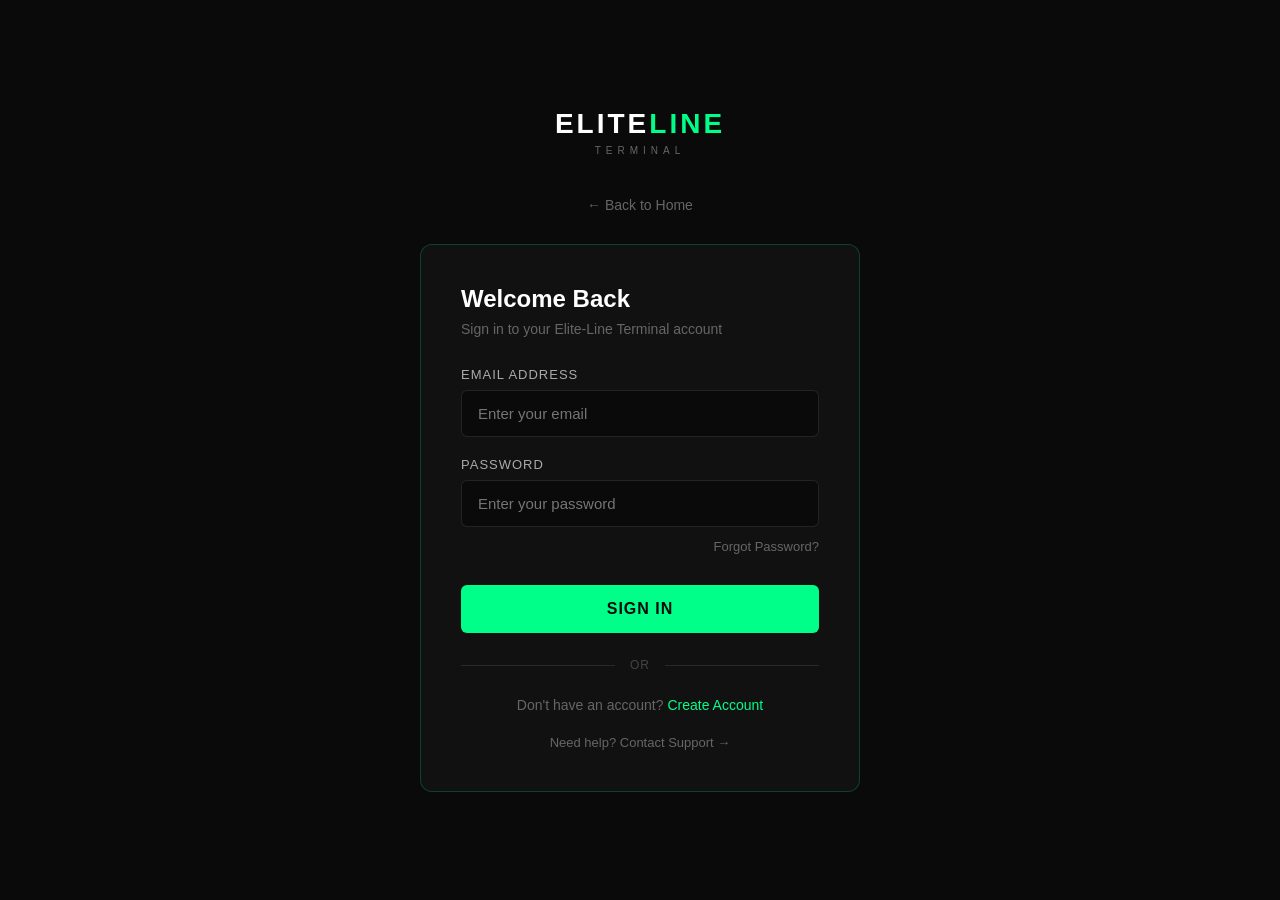
<file: refills.html>
<!DOCTYPE html>
<html lang="en">
<head>
<meta charset="UTF-8">
<meta name="viewport" content="width=device-width, initial-scale=1.0">
<title>Refills | Elite-Line Terminal</title>
<link rel="preconnect" href="https://fonts.googleapis.com">
<link rel="preconnect" href="https://fonts.gstatic.com" crossorigin>
<link href="https://fonts.googleapis.com/css2?family=Inter:wght@400;500;600;700;800&family=JetBrains+Mono:wght@400;500;600;700&display=swap" rel="stylesheet">
<style>
  :root{
    --bg:#0a0a0a;
    --panel:#111214;
    --panel-alt:#161719;
    --panel-raised:#1a1c1f;
    --border:rgba(255,255,255,0.08);
    --border-soft:rgba(255,255,255,0.05);
    --accent:#00ff88;
    --accent-dim:rgba(0,255,136,0.12);
    --accent-dim-border:rgba(0,255,136,0.3);
    --text:#f2f2f2;
    --text-dim:#8a8f98;
    --text-faint:#54585f;
    --warn:#ffa53d;
    --warn-dim:rgba(255,165,61,0.12);
    --danger:#ff5c5c;
    --danger-dim:rgba(255,92,92,0.12);
    --radius:12px;
    --sidebar-w:250px;
    --font-ui:'Inter',-apple-system,BlinkMacSystemFont,sans-serif;
    --font-mono:'JetBrains Mono','Courier New',monospace;
  }
  *{margin:0;padding:0;box-sizing:border-box;}
  body{
    font-family:var(--font-ui);
    background:var(--bg);
    color:var(--text);
    min-height:100vh;
  }
  a{color:inherit;text-decoration:none;}
  button{font-family:inherit;}
  ::selection{background:var(--accent-dim);color:var(--accent);}

  .icon{width:18px;height:18px;flex-shrink:0;}

  /* ---------- Sidebar ---------- */
  .sidebar{
    position:fixed;
    top:0;left:0;bottom:0;
    width:var(--sidebar-w);
    background:var(--panel);
    border-right:1px solid var(--border);
    display:flex;
    flex-direction:column;
    z-index:1100;
    transition:transform .25s ease;
  }
  .sidebar-brand{
    display:flex;align-items:center;gap:10px;
    padding:22px 22px 18px;
    font-weight:800;font-size:18px;letter-spacing:1px;
  }
  .sidebar-brand span{color:var(--accent);}
  .sidebar-search{
    margin:0 16px 18px;
    display:flex;align-items:center;gap:8px;
    background:var(--bg);
    border:1px solid var(--border);
    border-radius:8px;
    padding:9px 12px;
    color:var(--text-faint);
  }
  .sidebar-search input{
    background:transparent;border:none;outline:none;color:var(--text);
    font-size:13px;width:100%;font-family:var(--font-ui);
  }
  .sidebar-search input::placeholder{color:var(--text-faint);}
  .nav-group{padding:0 12px;flex:1;overflow-y:auto;}
  .nav-link{
    display:flex;align-items:center;gap:12px;
    padding:11px 12px;margin-bottom:2px;
    border-radius:8px;
    color:var(--text-dim);
    font-size:14px;font-weight:500;
    border:1px solid transparent;
    cursor:pointer;
  }
  .nav-link:hover{color:var(--text);background:var(--panel-raised);}
  .nav-link.active{
    color:var(--accent);
    background:var(--accent-dim);
    border-color:var(--accent-dim-border);
  }
  .nav-divider{height:1px;background:var(--border-soft);margin:12px 4px;}
  .sidebar-footer{
    padding:14px;
    border-top:1px solid var(--border);
    display:flex;flex-direction:column;gap:8px;
  }
  .mini-card{
    background:var(--bg);
    border:1px solid var(--border);
    border-radius:8px;
    padding:10px 12px;
    display:flex;align-items:center;justify-content:space-between;
  }
  .mini-card.balance{border-color:var(--accent-dim-border);background:var(--accent-dim);}
  .mini-label{font-size:10px;letter-spacing:.06em;color:var(--text-dim);}
  .mini-card.balance .mini-label{color:var(--accent);opacity:.85;}
  .mini-value{font-family:var(--font-mono);font-size:14px;font-weight:600;}
  .mini-card.balance .mini-value{color:var(--accent);}
  .user-row{
    display:flex;align-items:center;gap:10px;
    padding:8px 4px;
    cursor:pointer;
    border-radius:8px;
  }
  .user-row:hover{background:var(--panel-raised);}
  .user-avatar{
    width:32px;height:32px;border-radius:8px;
    background:var(--accent-dim);
    color:var(--accent);
    display:flex;align-items:center;justify-content:center;
    font-weight:700;font-size:14px;
    flex-shrink:0;
  }
  .user-meta{flex:1;min-width:0;}
  .user-meta .name{font-size:13px;font-weight:600;white-space:nowrap;overflow:hidden;text-overflow:ellipsis;}
  .user-meta .sub{font-size:11px;color:var(--text-faint);}

  /* ---------- Mobile sidebar toggle ---------- */
  .sidebar-toggle{
    display:none;
    position:fixed;top:14px;left:14px;z-index:1200;
    background:var(--panel);border:1px solid var(--border);
    border-radius:8px;padding:8px;color:var(--text);
    cursor:pointer;
  }
  .sidebar-overlay{
    display:none;
    position:fixed;inset:0;background:rgba(0,0,0,.6);z-index:1050;
  }

  /* ---------- Main ---------- */
  .app{margin-left:var(--sidebar-w);min-height:100vh;display:flex;flex-direction:column;}

  .topbar{
    position:sticky;top:0;z-index:900;
    background:rgba(10,10,10,0.85);
    backdrop-filter:blur(10px);
    border-bottom:1px solid var(--border);
    padding:16px 32px;
    display:flex;align-items:center;justify-content:space-between;
    gap:16px;flex-wrap:wrap;
  }
  .breadcrumb{display:flex;align-items:center;gap:8px;color:var(--text-dim);font-size:14px;}
  .breadcrumb strong{color:var(--text);font-weight:600;}
  .topbar-right{display:flex;align-items:center;gap:12px;}
  .chip{
    display:flex;align-items:center;gap:8px;
    border:1px solid var(--border);
    border-radius:8px;
    padding:8px 14px;
    font-size:13px;color:var(--text-dim);
  }
  .balance-chip{
    display:flex;align-items:center;gap:8px;
    border:1px solid var(--border);
    border-radius:8px;
    padding:8px 14px;
    font-size:13px;
  }
  .balance-chip .amt{font-family:var(--font-mono);font-weight:700;color:var(--text);}
  .btn{
    display:inline-flex;align-items:center;gap:8px;
    border:none;border-radius:8px;
    padding:10px 18px;
    font-size:13px;font-weight:700;
    cursor:pointer;
    font-family:var(--font-ui);
  }
  .btn-accent{background:var(--accent);color:#05130c;}
  .btn-accent:hover{background:#33ff9e;}
  .btn-ghost{background:transparent;border:1px solid var(--border);color:var(--text-dim);}
  .btn-ghost:hover{border-color:var(--danger);color:var(--danger);}

  .main{padding:28px 32px 60px;max-width:1320px;width:100%;margin:0 auto;}

  .page-head{
    display:flex;align-items:flex-end;justify-content:space-between;
    margin-bottom:24px;flex-wrap:wrap;gap:12px;
  }
  .page-head h1{font-size:28px;font-weight:800;margin-bottom:6px;}
  .page-head .date{color:var(--text-dim);font-size:13px;}
  .status-pill{
    display:flex;align-items:center;gap:8px;
    padding:7px 14px;border-radius:50px;font-size:12px;font-weight:600;
    letter-spacing:.03em;
  }
  .status-pill.active{background:var(--accent-dim);color:var(--accent);border:1px solid var(--accent-dim-border);}
  .status-pill.pending{background:var(--warn-dim);color:var(--warn);border:1px solid rgba(255,165,61,.35);}
  .status-pill.suspended{background:var(--danger-dim);color:var(--danger);border:1px solid rgba(255,92,92,.35);}
  .status-dot{width:7px;height:7px;border-radius:50%;background:currentColor;animation:pulse 2s infinite;}
  @keyframes pulse{0%,100%{opacity:1;}50%{opacity:.4;}}

  /* ---------- Stat cards ---------- */
  .stats-row{
    display:grid;grid-template-columns:1.4fr 1fr 1fr;gap:18px;margin-bottom:20px;
  }
  .card{
    background:var(--panel);
    border:1px solid var(--border);
    border-radius:var(--radius);
    padding:22px;
  }
  .stat-card{display:flex;flex-direction:column;gap:16px;}
  .stat-top{display:flex;align-items:center;justify-content:space-between;}
  .stat-icon-box{
    width:38px;height:38px;border-radius:9px;
    display:flex;align-items:center;justify-content:center;
  }
  .stat-icon-box.green{background:var(--accent-dim);color:var(--accent);}
  .stat-icon-box.blue{background:rgba(90,140,255,.14);color:#7fa4ff;}
  .stat-icon-box.purple{background:rgba(170,110,255,.14);color:#b98bff;}
  .stat-caption{font-size:11px;letter-spacing:.06em;color:var(--text-dim);}
  .stat-main{font-family:var(--font-mono);font-size:30px;font-weight:700;}
  .stat-sub{font-size:12px;color:var(--text-faint);margin-top:2px;}

  /* ---------- Content grid ---------- */
  .grid-3{display:grid;grid-template-columns:1fr 1fr 1fr;gap:18px;margin-bottom:20px;align-items:start;}

  .card-title-row{
    display:flex;align-items:center;gap:10px;margin-bottom:18px;
  }
  .card-title-row .box{
    width:32px;height:32px;border-radius:8px;
    background:var(--accent-dim);color:var(--accent);
    display:flex;align-items:center;justify-content:center;
  }
  .card-title-row h3{font-size:14px;font-weight:700;}
  .card-title-row .sub{font-size:11px;color:var(--text-faint);margin-top:1px;}

  /* Top up card */
  .amount-input{
    display:flex;align-items:center;gap:8px;
    background:var(--bg);border:1px solid var(--border);
    border-radius:8px;padding:14px 16px;margin-bottom:14px;
  }
  .amount-input span{color:var(--text-faint);font-family:var(--font-mono);font-size:20px;}
  .amount-input input{
    flex:1;background:transparent;border:none;outline:none;color:var(--text);
    font-family:var(--font-mono);font-size:20px;font-weight:600;
  }
  .preset-grid{display:grid;grid-template-columns:repeat(3,1fr);gap:8px;margin-bottom:14px;}
  .preset-btn{
    background:var(--bg);border:1px solid var(--border);color:var(--text-dim);
    border-radius:7px;padding:9px 0;font-size:13px;font-weight:600;cursor:pointer;
  }
  .preset-btn:hover,.preset-btn.selected{border-color:var(--accent-dim-border);color:var(--accent);background:var(--accent-dim);}
  .pay-btn{width:100%;justify-content:center;}
  .pay-note{display:flex;align-items:center;gap:6px;justify-content:center;margin-top:12px;font-size:11px;color:var(--text-faint);}

  /* Terminal card */
  .terminal{background:var(--panel-alt);border-radius:9px;overflow:hidden;border:1px solid var(--border-soft);}
  .terminal-bar{
    display:flex;align-items:center;gap:8px;
    padding:11px 14px;background:var(--panel-raised);border-bottom:1px solid var(--border-soft);
  }
  .dot{width:9px;height:9px;border-radius:50%;}
  .dot.red{background:#ff5f57;}.dot.yellow{background:#febc2e;}.dot.green{background:#28c840;}
  .terminal-title{font-family:var(--font-mono);font-size:11px;color:var(--text-dim);letter-spacing:.03em;margin-left:4px;}
  .terminal-body{padding:16px;}
  .term-row{
    display:flex;align-items:center;justify-content:space-between;
    padding:9px 0;border-bottom:1px solid var(--border-soft);
    font-family:var(--font-mono);font-size:13px;
  }
  .term-row:last-child{border-bottom:none;}
  .term-label{color:var(--text-faint);letter-spacing:.04em;font-size:11px;}
  .term-value-group{display:flex;align-items:center;gap:8px;}
  .term-value{font-weight:600;color:var(--text);}
  .icon-btn{
    background:transparent;border:none;color:var(--text-faint);cursor:pointer;
    display:flex;align-items:center;padding:2px;
  }
  .icon-btn:hover{color:var(--accent);}
  .icon-btn .icon{width:14px;height:14px;}
  .pending-block{padding:6px 2px 2px;text-align:center;}
  .pending-block .headline{color:var(--warn);font-size:13px;margin-bottom:8px;display:flex;align-items:center;gap:8px;justify-content:center;}
  .pending-block p{color:var(--text-dim);font-size:12.5px;line-height:1.6;margin-bottom:12px;}
  .pending-block a{color:var(--accent);font-weight:600;font-size:13px;display:inline-flex;align-items:center;gap:6px;}

  /* Quick actions */
  .qa-grid{display:grid;grid-template-columns:1fr 1fr;gap:10px;}
  .qa-btn{
    display:flex;flex-direction:column;gap:10px;
    background:var(--panel-alt);border:1px solid var(--border-soft);
    border-radius:9px;padding:14px;cursor:pointer;
  }
  .qa-btn:hover{border-color:var(--accent-dim-border);background:var(--panel-raised);}
  .qa-icon{
    width:32px;height:32px;border-radius:8px;
    display:flex;align-items:center;justify-content:center;
  }
  .qa-btn span{font-size:12.5px;font-weight:600;color:var(--text);}
  .qa-1{background:rgba(90,140,255,.14);color:#7fa4ff;}
  .qa-2{background:rgba(0,255,136,.14);color:var(--accent);}
  .qa-3{background:rgba(255,165,61,.14);color:var(--warn);}
  .qa-4{background:rgba(170,110,255,.14);color:#b98bff;}
  .qa-5{background:rgba(255,92,140,.14);color:#ff5c8c;}
  .qa-6{background:rgba(255,140,60,.14);color:#ff8c3c;}

  /* Support banner */
  .support-banner{
    display:flex;align-items:center;justify-content:space-between;
    gap:16px;flex-wrap:wrap;
    background:linear-gradient(135deg,var(--panel) 0%,var(--panel-alt) 100%);
    border:1px solid var(--border);
    border-radius:var(--radius);
    padding:20px 24px;
  }
  .support-left{display:flex;align-items:center;gap:14px;}
  .support-icon{
    width:42px;height:42px;border-radius:10px;
    background:var(--accent-dim);color:var(--accent);
    display:flex;align-items:center;justify-content:center;flex-shrink:0;
  }
  .support-left h4{font-size:14px;font-weight:700;margin-bottom:3px;}
  .support-left p{font-size:12.5px;color:var(--text-dim);}
  .support-actions{display:flex;gap:10px;}
  .support-actions .btn-ghost{color:var(--text);}

  /* Focus visibility */
  a:focus-visible,button:focus-visible,input:focus-visible{
    outline:2px solid var(--accent);outline-offset:2px;
  }

  @media (prefers-reduced-motion: reduce){
    .status-dot{animation:none;}
  }

  /* ---------- Responsive ---------- */
  @media (max-width:1080px){
    .stats-row{grid-template-columns:1fr 1fr;}
    .stats-row .stat-card:first-child{grid-column:span 2;}
    .grid-3{grid-template-columns:1fr 1fr;}
    .grid-3 > :nth-child(3){grid-column:span 2;}
  }
  @media (max-width:760px){
    .sidebar{transform:translateX(-100%);}
    .sidebar.open{transform:translateX(0);}
    .sidebar-toggle{display:flex;}
    .sidebar-overlay.show{display:block;}
    .app{margin-left:0;}
    .topbar{padding:16px 18px 16px 60px;}
    .main{padding:20px 18px 40px;}
    .stats-row{grid-template-columns:1fr;}
    .stats-row .stat-card:first-child{grid-column:span 1;}
    .grid-3{grid-template-columns:1fr;}
    .grid-3 > :nth-child(3){grid-column:span 1;}
    .qa-grid{grid-template-columns:1fr 1fr;}
    .support-banner{flex-direction:column;align-items:flex-start;}
  }

  /* ---------- Refills page ---------- */
  .pill{
    display:inline-flex;align-items:center;gap:6px;padding:4px 10px;border-radius:50px;
    font-size:11px;font-weight:700;letter-spacing:.03em;
  }
  .pill.active{background:var(--accent-dim);color:var(--accent);border:1px solid var(--accent-dim-border);}
  .pill.pending{background:var(--warn-dim);color:var(--warn);border:1px solid rgba(255,165,61,.35);}
  .pill.suspended{background:var(--danger-dim);color:var(--danger);border:1px solid rgba(255,92,92,.35);}
  .filter-tabs{display:flex;gap:6px;margin-bottom:18px;}
  .filter-tab{
    background:transparent;border:1px solid var(--border);color:var(--text-dim);
    border-radius:7px;padding:8px 14px;font-size:12.5px;font-weight:600;cursor:pointer;
  }
  .filter-tab.active{color:var(--accent);border-color:var(--accent-dim-border);background:var(--accent-dim);}
  .table-card{padding:0;overflow:hidden;background:var(--panel);border:1px solid var(--border);border-radius:var(--radius);}
  table{width:100%;border-collapse:collapse;}
  thead th{
    text-align:left;font-size:11px;letter-spacing:.05em;color:var(--text-faint);
    padding:14px 18px;border-bottom:1px solid var(--border);background:var(--panel-alt);
  }
  tbody td{padding:14px 18px;border-bottom:1px solid var(--border-soft);font-size:13.5px;vertical-align:middle;}
  tbody tr:last-child td{border-bottom:none;}
  tbody tr:hover{background:var(--panel-raised);}
  .type-tag{
    display:inline-flex;align-items:center;gap:6px;font-size:11.5px;font-weight:600;color:var(--text-dim);
  }
  .amt-cell{font-family:var(--font-mono);font-weight:600;}
  .empty-state{padding:50px 20px;text-align:center;color:var(--text-dim);font-size:13.5px;}
  @media (max-width:760px){
    table thead{display:none;}
    tbody tr{display:block;border-bottom:1px solid var(--border);padding:14px 0;}
    tbody td{display:flex;justify-content:space-between;padding:6px 18px;border:none;}
    tbody td::before{content:attr(data-label);color:var(--text-faint);font-size:11px;}
  }
</style>
</head>
<body>

<button class="sidebar-toggle" id="sidebarToggle" aria-label="Toggle menu">
  <svg class="icon" viewBox="0 0 24 24" fill="none" stroke="currentColor" stroke-width="2" stroke-linecap="round" stroke-linejoin="round"><line x1="3" y1="6" x2="21" y2="6"/><line x1="3" y1="12" x2="21" y2="12"/><line x1="3" y1="18" x2="21" y2="18"/></svg>
</button>
<div class="sidebar-overlay" id="sidebarOverlay"></div>

<aside class="sidebar" id="sidebar">
  <div class="sidebar-brand">ELITE<span>LINE</span></div>

  <div class="sidebar-search">
    <svg class="icon" viewBox="0 0 24 24" fill="none" stroke="currentColor" stroke-width="2" stroke-linecap="round" stroke-linejoin="round" style="width:16px;height:16px;"><circle cx="11" cy="11" r="8"/><line x1="21" y1="21" x2="16.65" y2="16.65"/></svg>
    <input type="text" placeholder="Search...">
  </div>

  <nav class="nav-group">
    <a href="dashboard.html" class="nav-link">
      <svg class="icon" viewBox="0 0 24 24" fill="none" stroke="currentColor" stroke-width="2" stroke-linecap="round" stroke-linejoin="round"><path d="M3 9l9-7 9 7v11a2 2 0 0 1-2 2H5a2 2 0 0 1-2-2z"/><polyline points="9 22 9 12 15 12 15 22"/></svg>
      Dashboard
    </a>
    <a href="sipusers.html" class="nav-link">
      <svg class="icon" viewBox="0 0 24 24" fill="none" stroke="currentColor" stroke-width="2" stroke-linecap="round" stroke-linejoin="round"><path d="M22 16.92v3a2 2 0 0 1-2.18 2 19.79 19.79 0 0 1-8.63-3.07 19.5 19.5 0 0 1-6-6 19.79 19.79 0 0 1-3.07-8.67A2 2 0 0 1 4.11 2h3a2 2 0 0 1 2 1.72c.127.96.361 1.903.7 2.81a2 2 0 0 1-.45 2.11L8.09 9.91a16 16 0 0 0 6 6l1.27-1.27a2 2 0 0 1 2.11-.45c.907.339 1.85.573 2.81.7A2 2 0 0 1 22 16.92z"/></svg>
      SIP Users
    </a>
    <a href="activecalls.html" class="nav-link">
      <svg class="icon" viewBox="0 0 24 24" fill="none" stroke="currentColor" stroke-width="2" stroke-linecap="round" stroke-linejoin="round"><polyline points="22 12 18 12 15 21 9 3 6 12 2 12"/></svg>
      Active Calls
    </a>
    <a href="statistics.html" class="nav-link">
      <svg class="icon" viewBox="0 0 24 24" fill="none" stroke="currentColor" stroke-width="2" stroke-linecap="round" stroke-linejoin="round"><line x1="18" y1="20" x2="18" y2="10"/><line x1="12" y1="20" x2="12" y2="4"/><line x1="6" y1="20" x2="6" y2="14"/></svg>
      Statistics
    </a>
    <a href="refills.html" class="nav-link active">
      <svg class="icon" viewBox="0 0 24 24" fill="none" stroke="currentColor" stroke-width="2" stroke-linecap="round" stroke-linejoin="round"><polyline points="23 4 23 10 17 10"/><path d="M20.49 15a9 9 0 1 1-2.12-9.36L23 10"/></svg>
      Refills
    </a>
    <a href="coverage.html" class="nav-link">
      <svg class="icon" viewBox="0 0 24 24" fill="none" stroke="currentColor" stroke-width="2" stroke-linecap="round" stroke-linejoin="round"><circle cx="12" cy="12" r="10"/><line x1="2" y1="12" x2="22" y2="12"/><path d="M12 2a15.3 15.3 0 0 1 4 10 15.3 15.3 0 0 1-4 10 15.3 15.3 0 0 1-4-10 15.3 15.3 0 0 1 4-10z"/></svg>
      Coverage
    </a>
    <a href="plans.html" class="nav-link">
      <svg class="icon" viewBox="0 0 24 24" fill="none" stroke="currentColor" stroke-width="2" stroke-linecap="round" stroke-linejoin="round"><polygon points="12 2 2 7 12 12 22 7 12 2"/><polyline points="2 17 12 22 22 17"/><polyline points="2 12 12 17 22 12"/></svg>
      Plans
    </a>
    <a href="#" class="nav-link">
      <svg class="icon" viewBox="0 0 24 24" fill="none" stroke="currentColor" stroke-width="2" stroke-linecap="round" stroke-linejoin="round"><path d="M17 21v-2a4 4 0 0 0-4-4H5a4 4 0 0 0-4 4v2"/><circle cx="9" cy="7" r="4"/><path d="M23 21v-2a4 4 0 0 0-3-3.87"/><path d="M16 3.13a4 4 0 0 1 0 7.75"/></svg>
      Users
    </a>
    <div class="nav-divider"></div>
    <a href="https://t.me/SIPCONNECT0" target="_blank" class="nav-link">
      <svg class="icon" viewBox="0 0 24 24" fill="none" stroke="currentColor" stroke-width="2" stroke-linecap="round" stroke-linejoin="round"><path d="M21 11.5a8.38 8.38 0 0 1-.9 3.8 8.5 8.5 0 0 1-7.6 4.7 8.38 8.38 0 0 1-3.8-.9L3 21l1.9-5.7a8.38 8.38 0 0 1-.9-3.8 8.5 8.5 0 0 1 4.7-7.6 8.38 8.38 0 0 1 3.8-.9h.5a8.48 8.48 0 0 1 8 8v.5z"/></svg>
      Support
    </a>
    <a href="howtouse.html" class="nav-link">
      <svg class="icon" viewBox="0 0 24 24" fill="none" stroke="currentColor" stroke-width="2" stroke-linecap="round" stroke-linejoin="round"><path d="M4 19.5A2.5 2.5 0 0 1 6.5 17H20"/><path d="M6.5 2H20v20H6.5A2.5 2.5 0 0 1 4 19.5v-15A2.5 2.5 0 0 1 6.5 2z"/></svg>
      How To Use
    </a>
  </nav>

  <div class="sidebar-footer">
    <div class="mini-card balance">
      <div>
        <div class="mini-label">BALANCE</div>
        <div class="mini-value" id="sbBalance">$0.00</div>
      </div>
    </div>
    <div class="mini-card">
      <div>
        <div class="mini-label">SIP SERVER</div>
        <div class="mini-value" id="sbServer" style="font-size:12px;">—</div>
      </div>
    </div>
    <div class="user-row" id="userRow">
      <div class="user-avatar" id="userAvatar">U</div>
      <div class="user-meta">
        <div class="name" id="userName">Loading...</div>
        <div class="sub">User account</div>
      </div>
      <button class="icon-btn" onclick="logout()" aria-label="Log out">
        <svg class="icon" viewBox="0 0 24 24" fill="none" stroke="currentColor" stroke-width="2" stroke-linecap="round" stroke-linejoin="round"><path d="M9 21H5a2 2 0 0 1-2-2V5a2 2 0 0 1 2-2h4"/><polyline points="16 17 21 12 16 7"/><line x1="21" y1="12" x2="9" y2="12"/></svg>
      </button>
    </div>
  </div>
</aside>

<div class="app">
  <div class="topbar">
    <div class="breadcrumb">
      <svg class="icon" viewBox="0 0 24 24" fill="none" stroke="currentColor" stroke-width="2" stroke-linecap="round" stroke-linejoin="round" style="width:16px;height:16px;"><rect x="3" y="3" width="7" height="7"/><rect x="14" y="3" width="7" height="7"/><rect x="14" y="14" width="7" height="7"/><rect x="3" y="14" width="7" height="7"/></svg>
      / <strong>Refills</strong>
    </div>
    <div class="topbar-right">
      <div class="balance-chip">
        <svg class="icon" viewBox="0 0 24 24" fill="none" stroke="currentColor" stroke-width="2" stroke-linecap="round" stroke-linejoin="round" style="width:14px;height:14px;color:var(--text-faint);"><line x1="12" y1="1" x2="12" y2="23"/><path d="M17 5H9.5a3.5 3.5 0 0 0 0 7h5a3.5 3.5 0 0 1 0 7H6"/></svg>
        Balance: <span class="amt" id="topBalance">$0.00</span>
      </div>
      <a href="dashboard.html" class="btn btn-accent">
        <svg class="icon" viewBox="0 0 24 24" fill="currentColor" stroke="none" style="width:14px;height:14px;"><path d="M13 2L3 14h7l-1 8 10-12h-7l1-8z"/></svg>
        Top Up Balance
      </a>
    </div>
  </div>

  <main class="main">
    <div class="page-head">
      <div>
        <h1>Refills</h1>
        <div class="date">Your top-up and plan purchase history</div>
      </div>
    </div>

    <div class="filter-tabs" id="filterTabs">
      <button class="filter-tab active" data-type="all">All</button>
      <button class="filter-tab" data-type="topup">Top-ups</button>
      <button class="filter-tab" data-type="plan">Plan Purchases</button>
    </div>

    <div class="table-card">
      <table>
        <thead>
          <tr>
            <th>Type</th>
            <th>Details</th>
            <th>Amount</th>
            <th>Status</th>
            <th>Date</th>
          </tr>
        </thead>
        <tbody id="historyTableBody"></tbody>
      </table>
      <div class="empty-state" id="emptyState" style="display:none;">No history yet.</div>
    </div>
  </main>
</div>

<script>
  const token = localStorage.getItem('token');
  const user = JSON.parse(localStorage.getItem('user') || '{}');
  if (!token) { window.location.href = 'login.html'; }

  const API_BASE = 'https://elite-line-backend.onrender.com';

  const sidebar = document.getElementById('sidebar');
  const overlay = document.getElementById('sidebarOverlay');
  document.getElementById('sidebarToggle').addEventListener('click', () => {
    sidebar.classList.toggle('open');
    overlay.classList.toggle('show');
  });
  overlay.addEventListener('click', () => {
    sidebar.classList.remove('open');
    overlay.classList.remove('show');
  });

  document.getElementById('userName').textContent = user.name || 'User';
  document.getElementById('userAvatar').textContent = (user.name || 'U').charAt(0).toUpperCase();

  function escapeHtml(str) {
    return String(str || '').replace(/[&<>"']/g, c => ({
      '&': '&amp;', '<': '&lt;', '>': '&gt;', '"': '&quot;', "'": '&#39;'
    }[c]));
  }

  function logout() {
    localStorage.removeItem('token');
    localStorage.removeItem('user');
    window.location.href = 'index.html';
  }

  let allHistory = [];
  let activeFilter = 'all';

  async function refreshBalance() {
    try {
      const res = await fetch(API_BASE + '/api/user/balance', {
        headers: { 'Authorization': 'Bearer ' + token }
      });
      if (!res.ok) return;
      const data = await res.json();
      if (typeof data.balance !== 'number') return;
      const val = data.balance.toFixed(2);
      document.getElementById('topBalance').textContent = '$' + val;
      document.getElementById('sbBalance').textContent = '$' + val;
    } catch (err) {}
  }

  function topupStatusPill(status) {
    if (status === 'credited') return 'active';
    if (status === 'submitted') return 'pending';
    return 'suspended';
  }

  async function loadHistory() {
    try {
      const [topupsRes, plansRes] = await Promise.all([
        fetch(API_BASE + '/api/payment/crypto/my-transactions', {
          headers: { 'Authorization': 'Bearer ' + token }
        }),
        fetch(API_BASE + '/api/plans/my-history', {
          headers: { 'Authorization': 'Bearer ' + token }
        })
      ]);
      const topups = (await topupsRes.json()).transactions || [];
      const plans = (await plansRes.json()).subscriptions || [];

      const topupItems = topups.map(t => ({
        type: 'topup',
        typeLabel: `${t.coin} Top-up`,
        details: `${t.coin} / ${t.network}`,
        amount: t.amount,
        status: t.status,
        statusLabel: t.status.toUpperCase(),
        pillClass: topupStatusPill(t.status),
        date: t.createdAt
      }));

      const planItems = plans.map(p => ({
        type: 'plan',
        typeLabel: 'Plan Purchase',
        details: `${p.planName}${p.channels > 0 ? ` + ${p.channels} channel(s)` : ''}`,
        amount: p.totalPaid,
        status: 'completed',
        statusLabel: 'COMPLETED',
        pillClass: 'active',
        date: p.createdAt
      }));

      allHistory = [...topupItems, ...planItems].sort((a, b) => new Date(b.date) - new Date(a.date));
      renderHistory();

    } catch (err) {
      document.getElementById('historyTableBody').innerHTML =
        `<tr><td colspan="5" style="color:var(--danger);">Could not load history: ${escapeHtml(err.message)}</td></tr>`;
    }
  }

  function renderHistory() {
    const tbody = document.getElementById('historyTableBody');
    const emptyState = document.getElementById('emptyState');

    const filtered = activeFilter === 'all'
      ? allHistory
      : allHistory.filter(h => h.type === activeFilter);

    if (filtered.length === 0) {
      tbody.innerHTML = '';
      emptyState.style.display = 'block';
      return;
    }
    emptyState.style.display = 'none';

    tbody.innerHTML = filtered.map(h => `
      <tr>
        <td data-label="Type"><span class="type-tag">${escapeHtml(h.typeLabel)}</span></td>
        <td data-label="Details">${escapeHtml(h.details)}</td>
        <td data-label="Amount" class="amt-cell">$${Number(h.amount).toFixed(2)}</td>
        <td data-label="Status"><span class="pill ${h.pillClass}">${h.statusLabel}</span></td>
        <td data-label="Date">${new Date(h.date).toLocaleDateString()}</td>
      </tr>
    `).join('');
  }

  document.getElementById('filterTabs').addEventListener('click', (e) => {
    const btn = e.target.closest('.filter-tab');
    if (!btn) return;
    document.querySelectorAll('.filter-tab').forEach(b => b.classList.remove('active'));
    btn.classList.add('active');
    activeFilter = btn.dataset.type;
    renderHistory();
  });

  refreshBalance();
  loadHistory();
</script>

</body>
</html>
</file>
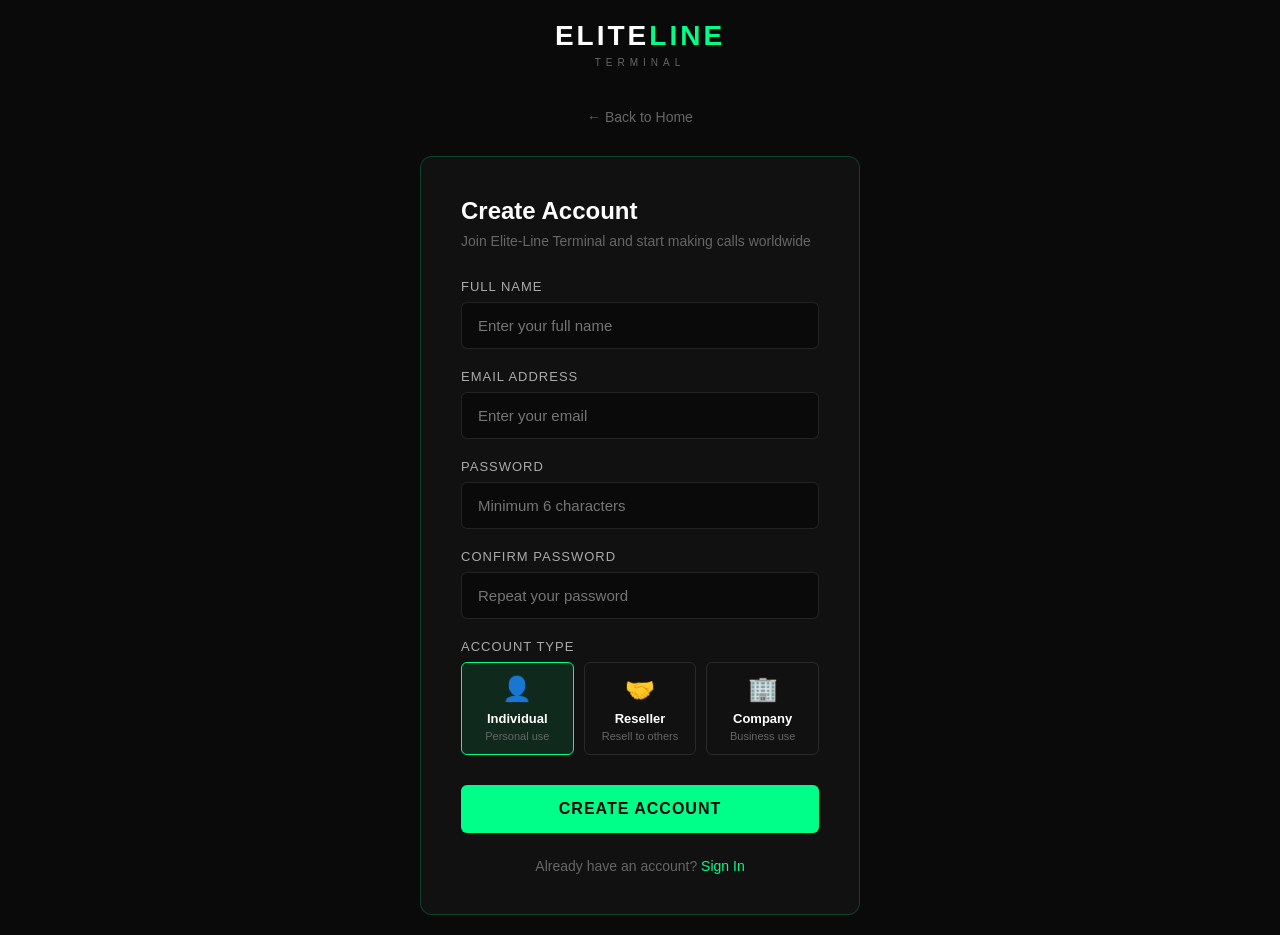
<file: register.html>
<!DOCTYPE html>
<html lang="en">
<head>
    <meta charset="UTF-8">
    <meta name="viewport" content="width=device-width, initial-scale=1.0">
    <title>Register | Elite-Line Terminal</title>
    <style>
        * {
            margin: 0;
            padding: 0;
            box-sizing: border-box;
        }

        body {
            font-family: Arial, sans-serif;
            background-color: #0a0a0a;
            color: #ffffff;
            min-height: 100vh;
            display: flex;
            align-items: center;
            justify-content: center;
        }

        .container {
            width: 100%;
            max-width: 480px;
            padding: 20px;
        }

        /* Logo */
        .logo {
            text-align: center;
            margin-bottom: 40px;
        }

        .logo-text {
            font-size: 28px;
            font-weight: 900;
            letter-spacing: 3px;
        }

        .logo-text span {
            color: #00ff88;
        }

        .logo-sub {
            font-size: 10px;
            letter-spacing: 5px;
            color: #666;
            display: block;
            margin-top: 5px;
        }

        /* Card */
        .card {
            background: #111;
            border: 1px solid rgba(0, 255, 136, 0.2);
            border-radius: 12px;
            padding: 40px;
        }

        .card-title {
            font-size: 24px;
            font-weight: 700;
            margin-bottom: 8px;
        }

        .card-subtitle {
            color: #666;
            font-size: 14px;
            margin-bottom: 30px;
        }

        /* Form */
        .form-group {
            margin-bottom: 20px;
        }

        label {
            display: block;
            font-size: 13px;
            color: #aaa;
            margin-bottom: 8px;
            letter-spacing: 1px;
        }

        input, select {
            width: 100%;
            padding: 14px 16px;
            background: #0a0a0a;
            border: 1px solid rgba(255, 255, 255, 0.1);
            border-radius: 6px;
            color: #ffffff;
            font-size: 15px;
            transition: border-color 0.3s ease;
            outline: none;
        }

        input:focus, select:focus {
            border-color: #00ff88;
        }

        select option {
            background: #111;
        }

        /* Button */
        .btn {
            width: 100%;
            padding: 15px;
            background: #00ff88;
            color: #0a0a0a;
            border: none;
            border-radius: 6px;
            font-size: 16px;
            font-weight: 700;
            cursor: pointer;
            transition: all 0.3s ease;
            margin-top: 10px;
            letter-spacing: 1px;
        }

        .btn:hover {
            background: #00cc6a;
            transform: translateY(-2px);
        }

        .btn:disabled {
            background: #333;
            color: #666;
            cursor: not-allowed;
            transform: none;
        }

        /* Messages */
        .error-msg {
            background: rgba(255, 50, 50, 0.1);
            border: 1px solid rgba(255, 50, 50, 0.3);
            color: #ff5555;
            padding: 12px 16px;
            border-radius: 6px;
            font-size: 14px;
            margin-bottom: 20px;
            display: none;
        }

        .success-msg {
            background: rgba(0, 255, 136, 0.1);
            border: 1px solid rgba(0, 255, 136, 0.3);
            color: #00ff88;
            padding: 12px 16px;
            border-radius: 6px;
            font-size: 14px;
            margin-bottom: 20px;
            display: none;
        }

        /* Footer */
        .card-footer {
            text-align: center;
            margin-top: 25px;
            color: #666;
            font-size: 14px;
        }

        .card-footer a {
            color: #00ff88;
            text-decoration: none;
        }

        .card-footer a:hover {
            text-decoration: underline;
        }

        /* Account Type Cards */
        .plan-grid {
            display: grid;
            grid-template-columns: repeat(3, 1fr);
            gap: 10px;
            margin-bottom: 20px;
        }

        .plan-option {
            border: 1px solid rgba(255, 255, 255, 0.1);
            border-radius: 6px;
            padding: 12px;
            text-align: center;
            cursor: pointer;
            transition: all 0.3s ease;
        }

        .plan-option:hover {
            border-color: #00ff88;
        }

        .plan-option.selected {
            border-color: #00ff88;
            background: rgba(0, 255, 136, 0.1);
        }

        .plan-option h4 {
            font-size: 13px;
            margin-bottom: 4px;
        }

        .plan-option p {
            font-size: 11px;
            color: #666;
        }

        .plan-icon {
            font-size: 24px;
            margin-bottom: 8px;
        }

        /* Loading spinner */
        .spinner {
            display: inline-block;
            width: 16px;
            height: 16px;
            border: 2px solid #0a0a0a;
            border-top-color: transparent;
            border-radius: 50%;
            animation: spin 0.8s linear infinite;
            vertical-align: middle;
            margin-right: 8px;
        }

        @keyframes spin {
            to { transform: rotate(360deg); }
        }

        /* Back link */
        .back-link {
            text-align: center;
            margin-bottom: 30px;
        }

        .back-link a {
            color: #666;
            text-decoration: none;
            font-size: 14px;
            transition: color 0.3s ease;
        }

        .back-link a:hover {
            color: #00ff88;
        }
    </style>
</head>
<body>

    <div class="container">

        <!-- Logo -->
        <div class="logo">
            <div class="logo-text">ELITE<span>LINE</span></div>
            <span class="logo-sub">TERMINAL</span>
        </div>

        <!-- Back Link -->
        <div class="back-link">
            <a href="index.html">← Back to Home</a>
        </div>

        <!-- Register Card -->
        <div class="card">
            <h2 class="card-title">Create Account</h2>
            <p class="card-subtitle">Join Elite-Line Terminal and start making calls worldwide</p>

            <!-- Messages -->
            <div class="error-msg" id="errorMsg"></div>
            <div class="success-msg" id="successMsg"></div>

            <!-- Form -->
            <form id="registerForm">

                <!-- Full Name -->
                <div class="form-group">
                    <label>FULL NAME</label>
                    <input 
                        type="text" 
                        id="name" 
                        placeholder="Enter your full name"
                        required
                    >
                </div>

                <!-- Email -->
                <div class="form-group">
                    <label>EMAIL ADDRESS</label>
                    <input 
                        type="email" 
                        id="email" 
                        placeholder="Enter your email"
                        required
                    >
                </div>

                <!-- Password -->
                <div class="form-group">
                    <label>PASSWORD</label>
                    <input 
                        type="password" 
                        id="password" 
                        placeholder="Minimum 6 characters"
                        required
                        minlength="6"
                    >
                </div>

                <!-- Confirm Password -->
                <div class="form-group">
                    <label>CONFIRM PASSWORD</label>
                    <input 
                        type="password" 
                        id="confirmPassword" 
                        placeholder="Repeat your password"
                        required
                    >
                </div>

                <!-- Account Type -->
                <div class="form-group">
                    <label>ACCOUNT TYPE</label>
                    <div class="plan-grid">
                        <div class="plan-option selected" onclick="selectPlan('individual', this)">
                            <div class="plan-icon">👤</div>
                            <h4>Individual</h4>
                            <p>Personal use</p>
                        </div>
                        <div class="plan-option" onclick="selectPlan('reseller', this)">
                            <div class="plan-icon">🤝</div>
                            <h4>Reseller</h4>
                            <p>Resell to others</p>
                        </div>
                        <div class="plan-option" onclick="selectPlan('company', this)">
                            <div class="plan-icon">🏢</div>
                            <h4>Company</h4>
                            <p>Business use</p>
                        </div>
                    </div>
                </div>

                <!-- Submit Button -->
                <button type="submit" class="btn" id="submitBtn">
                    CREATE ACCOUNT
                </button>

            </form>

            <!-- Footer -->
            <div class="card-footer">
                Already have an account? 
                <a href="login.html">Sign In</a>
            </div>
        </div>

    </div>

    <script>
        // Selected account type
        let selectedPlan = 'individual'

        // Select account type function
        function selectPlan(plan, element) {
            // Remove selected from all
            document.querySelectorAll('.plan-option').forEach(el => {
                el.classList.remove('selected')
            })
            // Add selected to clicked
            element.classList.add('selected')
            selectedPlan = plan
        }

        // Handle form submission
        document.getElementById('registerForm').addEventListener('submit', async function(e) {
            e.preventDefault()

            // Get values
            const name = document.getElementById('name').value.trim()
            const email = document.getElementById('email').value.trim()
            const password = document.getElementById('password').value
            const confirmPassword = document.getElementById('confirmPassword').value

            // Hide messages
            document.getElementById('errorMsg').style.display = 'none'
            document.getElementById('successMsg').style.display = 'none'

            // Validate passwords match
            if (password !== confirmPassword) {
                showError('Passwords do not match!')
                return
            }

            // Show loading
            const btn = document.getElementById('submitBtn')
            btn.disabled = true
            btn.innerHTML = '<span class="spinner"></span> Creating Account...'

            try {
                // Send request to backend
                const response = await fetch('https://elite-line-backend.onrender.com/api/auth/register', {
                    method: 'POST',
                    headers: {
                        'Content-Type': 'application/json'
                    },
                    body: JSON.stringify({
                        name,
                        email,
                        password,
                        accountType: selectedPlan
                    })
                })

                const data = await response.json()

                if (response.ok) {
                    // Save token
                    localStorage.setItem('token', data.token)
                    localStorage.setItem('user', JSON.stringify(data.user))

                    // Show success
                    showSuccess('Account created successfully! Redirecting...')

                    // Redirect to dashboard
                    setTimeout(() => {
                        window.location.href = 'dashboard.html'
                    }, 2000)

                } else {
                    showError(data.error || 'Registration failed')
                    btn.disabled = false
                    btn.innerHTML = 'CREATE ACCOUNT'
                }

            } catch (error) {
                showError('Cannot connect to server. Please try again.')
                btn.disabled = false
                btn.innerHTML = 'CREATE ACCOUNT'
            }
        })

        // Show error message
        function showError(message) {
            const errorMsg = document.getElementById('errorMsg')
            errorMsg.textContent = message
            errorMsg.style.display = 'block'
        }

        // Show success message
        function showSuccess(message) {
            const successMsg = document.getElementById('successMsg')
            successMsg.textContent = message
            successMsg.style.display = 'block'
        }
    </script>

</body>
</html>
</file>
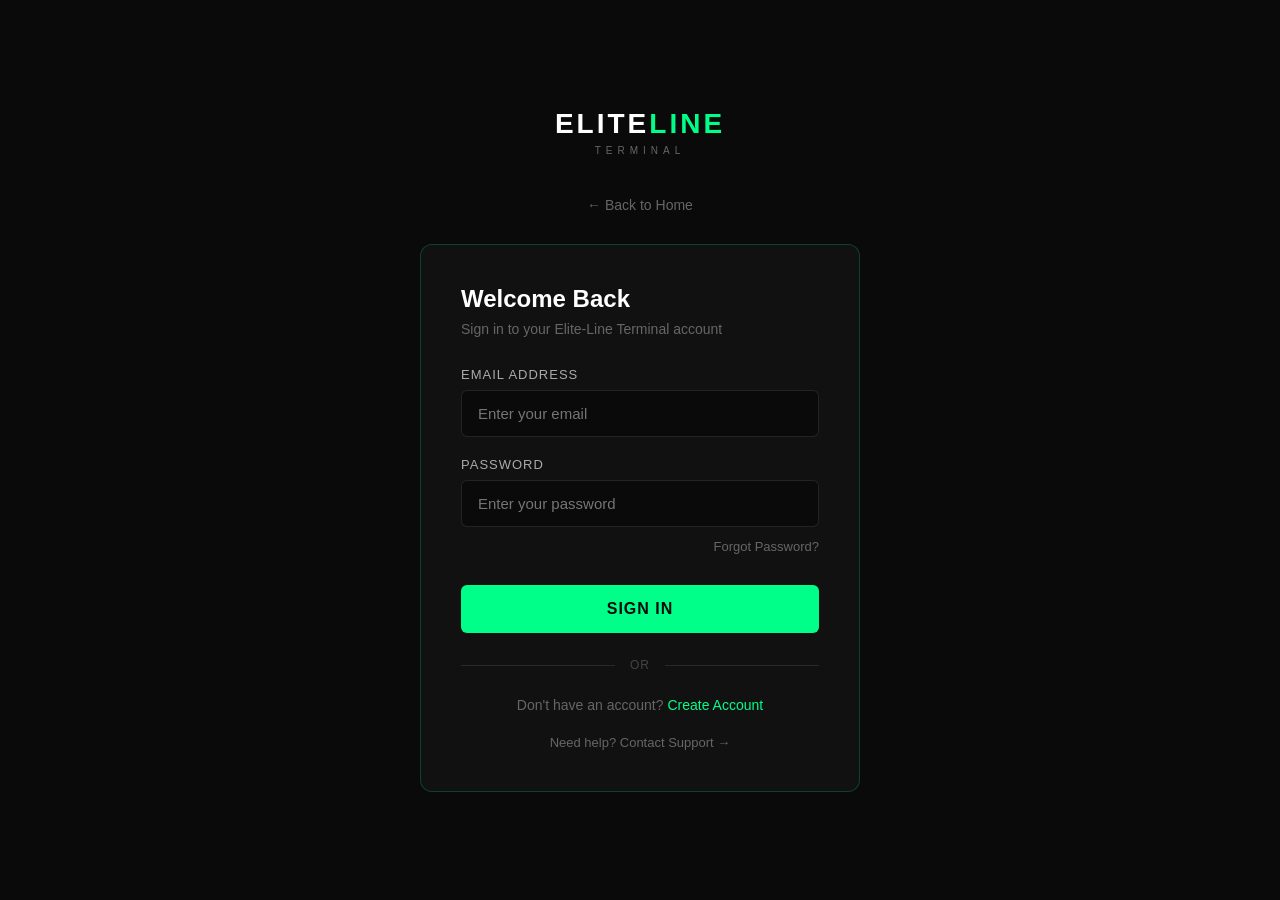
<file: sipusers.html>
<!DOCTYPE html>
<html lang="en">
<head>
<meta charset="UTF-8">
<meta name="viewport" content="width=device-width, initial-scale=1.0">
<title>SIP Users | Elite-Line Terminal</title>
<link rel="preconnect" href="https://fonts.googleapis.com">
<link rel="preconnect" href="https://fonts.gstatic.com" crossorigin>
<link href="https://fonts.googleapis.com/css2?family=Inter:wght@400;500;600;700;800&family=JetBrains+Mono:wght@400;500;600;700&display=swap" rel="stylesheet">
<style>
  :root{
    --bg:#0a0a0a;
    --panel:#111214;
    --panel-alt:#161719;
    --panel-raised:#1a1c1f;
    --border:rgba(255,255,255,0.08);
    --border-soft:rgba(255,255,255,0.05);
    --accent:#00ff88;
    --accent-dim:rgba(0,255,136,0.12);
    --accent-dim-border:rgba(0,255,136,0.3);
    --text:#f2f2f2;
    --text-dim:#8a8f98;
    --text-faint:#54585f;
    --warn:#ffa53d;
    --warn-dim:rgba(255,165,61,0.12);
    --danger:#ff5c5c;
    --danger-dim:rgba(255,92,92,0.12);
    --radius:12px;
    --sidebar-w:250px;
    --font-ui:'Inter',-apple-system,BlinkMacSystemFont,sans-serif;
    --font-mono:'JetBrains Mono','Courier New',monospace;
  }
  *{margin:0;padding:0;box-sizing:border-box;}
  body{
    font-family:var(--font-ui);
    background:var(--bg);
    color:var(--text);
    min-height:100vh;
  }
  a{color:inherit;text-decoration:none;}
  button{font-family:inherit;}
  ::selection{background:var(--accent-dim);color:var(--accent);}

  .icon{width:18px;height:18px;flex-shrink:0;}

  /* ---------- Sidebar ---------- */
  .sidebar{
    position:fixed;
    top:0;left:0;bottom:0;
    width:var(--sidebar-w);
    background:var(--panel);
    border-right:1px solid var(--border);
    display:flex;
    flex-direction:column;
    z-index:1100;
    transition:transform .25s ease;
  }
  .sidebar-brand{
    display:flex;align-items:center;gap:10px;
    padding:22px 22px 18px;
    font-weight:800;font-size:18px;letter-spacing:1px;
  }
  .sidebar-brand span{color:var(--accent);}
  .sidebar-search{
    margin:0 16px 18px;
    display:flex;align-items:center;gap:8px;
    background:var(--bg);
    border:1px solid var(--border);
    border-radius:8px;
    padding:9px 12px;
    color:var(--text-faint);
  }
  .sidebar-search input{
    background:transparent;border:none;outline:none;color:var(--text);
    font-size:13px;width:100%;font-family:var(--font-ui);
  }
  .sidebar-search input::placeholder{color:var(--text-faint);}
  .nav-group{padding:0 12px;flex:1;overflow-y:auto;}
  .nav-link{
    display:flex;align-items:center;gap:12px;
    padding:11px 12px;margin-bottom:2px;
    border-radius:8px;
    color:var(--text-dim);
    font-size:14px;font-weight:500;
    border:1px solid transparent;
    cursor:pointer;
  }
  .nav-link:hover{color:var(--text);background:var(--panel-raised);}
  .nav-link.active{
    color:var(--accent);
    background:var(--accent-dim);
    border-color:var(--accent-dim-border);
  }
  .nav-divider{height:1px;background:var(--border-soft);margin:12px 4px;}
  .sidebar-footer{
    padding:14px;
    border-top:1px solid var(--border);
    display:flex;flex-direction:column;gap:8px;
  }
  .mini-card{
    background:var(--bg);
    border:1px solid var(--border);
    border-radius:8px;
    padding:10px 12px;
    display:flex;align-items:center;justify-content:space-between;
  }
  .mini-card.balance{border-color:var(--accent-dim-border);background:var(--accent-dim);}
  .mini-label{font-size:10px;letter-spacing:.06em;color:var(--text-dim);}
  .mini-card.balance .mini-label{color:var(--accent);opacity:.85;}
  .mini-value{font-family:var(--font-mono);font-size:14px;font-weight:600;}
  .mini-card.balance .mini-value{color:var(--accent);}
  .user-row{
    display:flex;align-items:center;gap:10px;
    padding:8px 4px;
    cursor:pointer;
    border-radius:8px;
  }
  .user-row:hover{background:var(--panel-raised);}
  .user-avatar{
    width:32px;height:32px;border-radius:8px;
    background:var(--accent-dim);
    color:var(--accent);
    display:flex;align-items:center;justify-content:center;
    font-weight:700;font-size:14px;
    flex-shrink:0;
  }
  .user-meta{flex:1;min-width:0;}
  .user-meta .name{font-size:13px;font-weight:600;white-space:nowrap;overflow:hidden;text-overflow:ellipsis;}
  .user-meta .sub{font-size:11px;color:var(--text-faint);}

  /* ---------- Mobile sidebar toggle ---------- */
  .sidebar-toggle{
    display:none;
    position:fixed;top:14px;left:14px;z-index:1200;
    background:var(--panel);border:1px solid var(--border);
    border-radius:8px;padding:8px;color:var(--text);
    cursor:pointer;
  }
  .sidebar-overlay{
    display:none;
    position:fixed;inset:0;background:rgba(0,0,0,.6);z-index:1050;
  }

  /* ---------- Main ---------- */
  .app{margin-left:var(--sidebar-w);min-height:100vh;display:flex;flex-direction:column;}

  .topbar{
    position:sticky;top:0;z-index:900;
    background:rgba(10,10,10,0.85);
    backdrop-filter:blur(10px);
    border-bottom:1px solid var(--border);
    padding:16px 32px;
    display:flex;align-items:center;justify-content:space-between;
    gap:16px;flex-wrap:wrap;
  }
  .breadcrumb{display:flex;align-items:center;gap:8px;color:var(--text-dim);font-size:14px;}
  .breadcrumb strong{color:var(--text);font-weight:600;}
  .topbar-right{display:flex;align-items:center;gap:12px;}
  .chip{
    display:flex;align-items:center;gap:8px;
    border:1px solid var(--border);
    border-radius:8px;
    padding:8px 14px;
    font-size:13px;color:var(--text-dim);
  }
  .balance-chip{
    display:flex;align-items:center;gap:8px;
    border:1px solid var(--border);
    border-radius:8px;
    padding:8px 14px;
    font-size:13px;
  }
  .balance-chip .amt{font-family:var(--font-mono);font-weight:700;color:var(--text);}
  .btn{
    display:inline-flex;align-items:center;gap:8px;
    border:none;border-radius:8px;
    padding:10px 18px;
    font-size:13px;font-weight:700;
    cursor:pointer;
    font-family:var(--font-ui);
  }
  .btn-accent{background:var(--accent);color:#05130c;}
  .btn-accent:hover{background:#33ff9e;}
  .btn-ghost{background:transparent;border:1px solid var(--border);color:var(--text-dim);}
  .btn-ghost:hover{border-color:var(--danger);color:var(--danger);}

  .main{padding:28px 32px 60px;max-width:1320px;width:100%;margin:0 auto;}

  .page-head{
    display:flex;align-items:flex-end;justify-content:space-between;
    margin-bottom:24px;flex-wrap:wrap;gap:12px;
  }
  .page-head h1{font-size:28px;font-weight:800;margin-bottom:6px;}
  .page-head .date{color:var(--text-dim);font-size:13px;}
  .status-pill{
    display:flex;align-items:center;gap:8px;
    padding:7px 14px;border-radius:50px;font-size:12px;font-weight:600;
    letter-spacing:.03em;
  }
  .status-pill.active{background:var(--accent-dim);color:var(--accent);border:1px solid var(--accent-dim-border);}
  .status-pill.pending{background:var(--warn-dim);color:var(--warn);border:1px solid rgba(255,165,61,.35);}
  .status-pill.suspended{background:var(--danger-dim);color:var(--danger);border:1px solid rgba(255,92,92,.35);}
  .status-dot{width:7px;height:7px;border-radius:50%;background:currentColor;animation:pulse 2s infinite;}
  @keyframes pulse{0%,100%{opacity:1;}50%{opacity:.4;}}

  /* ---------- Stat cards ---------- */
  .stats-row{
    display:grid;grid-template-columns:1.4fr 1fr 1fr;gap:18px;margin-bottom:20px;
  }
  .card{
    background:var(--panel);
    border:1px solid var(--border);
    border-radius:var(--radius);
    padding:22px;
  }
  .stat-card{display:flex;flex-direction:column;gap:16px;}
  .stat-top{display:flex;align-items:center;justify-content:space-between;}
  .stat-icon-box{
    width:38px;height:38px;border-radius:9px;
    display:flex;align-items:center;justify-content:center;
  }
  .stat-icon-box.green{background:var(--accent-dim);color:var(--accent);}
  .stat-icon-box.blue{background:rgba(90,140,255,.14);color:#7fa4ff;}
  .stat-icon-box.purple{background:rgba(170,110,255,.14);color:#b98bff;}
  .stat-caption{font-size:11px;letter-spacing:.06em;color:var(--text-dim);}
  .stat-main{font-family:var(--font-mono);font-size:30px;font-weight:700;}
  .stat-sub{font-size:12px;color:var(--text-faint);margin-top:2px;}

  /* ---------- Content grid ---------- */
  .grid-3{display:grid;grid-template-columns:1fr 1fr 1fr;gap:18px;margin-bottom:20px;align-items:start;}

  .card-title-row{
    display:flex;align-items:center;gap:10px;margin-bottom:18px;
  }
  .card-title-row .box{
    width:32px;height:32px;border-radius:8px;
    background:var(--accent-dim);color:var(--accent);
    display:flex;align-items:center;justify-content:center;
  }
  .card-title-row h3{font-size:14px;font-weight:700;}
  .card-title-row .sub{font-size:11px;color:var(--text-faint);margin-top:1px;}

  /* Top up card */
  .amount-input{
    display:flex;align-items:center;gap:8px;
    background:var(--bg);border:1px solid var(--border);
    border-radius:8px;padding:14px 16px;margin-bottom:14px;
  }
  .amount-input span{color:var(--text-faint);font-family:var(--font-mono);font-size:20px;}
  .amount-input input{
    flex:1;background:transparent;border:none;outline:none;color:var(--text);
    font-family:var(--font-mono);font-size:20px;font-weight:600;
  }
  .preset-grid{display:grid;grid-template-columns:repeat(3,1fr);gap:8px;margin-bottom:14px;}
  .preset-btn{
    background:var(--bg);border:1px solid var(--border);color:var(--text-dim);
    border-radius:7px;padding:9px 0;font-size:13px;font-weight:600;cursor:pointer;
  }
  .preset-btn:hover,.preset-btn.selected{border-color:var(--accent-dim-border);color:var(--accent);background:var(--accent-dim);}
  .pay-btn{width:100%;justify-content:center;}
  .pay-note{display:flex;align-items:center;gap:6px;justify-content:center;margin-top:12px;font-size:11px;color:var(--text-faint);}

  /* Terminal card */
  .terminal{background:var(--panel-alt);border-radius:9px;overflow:hidden;border:1px solid var(--border-soft);}
  .terminal-bar{
    display:flex;align-items:center;gap:8px;
    padding:11px 14px;background:var(--panel-raised);border-bottom:1px solid var(--border-soft);
  }
  .dot{width:9px;height:9px;border-radius:50%;}
  .dot.red{background:#ff5f57;}.dot.yellow{background:#febc2e;}.dot.green{background:#28c840;}
  .terminal-title{font-family:var(--font-mono);font-size:11px;color:var(--text-dim);letter-spacing:.03em;margin-left:4px;}
  .terminal-body{padding:16px;}
  .term-row{
    display:flex;align-items:center;justify-content:space-between;
    padding:9px 0;border-bottom:1px solid var(--border-soft);
    font-family:var(--font-mono);font-size:13px;
  }
  .term-row:last-child{border-bottom:none;}
  .term-label{color:var(--text-faint);letter-spacing:.04em;font-size:11px;}
  .term-value-group{display:flex;align-items:center;gap:8px;}
  .term-value{font-weight:600;color:var(--text);}
  .icon-btn{
    background:transparent;border:none;color:var(--text-faint);cursor:pointer;
    display:flex;align-items:center;padding:2px;
  }
  .icon-btn:hover{color:var(--accent);}
  .icon-btn .icon{width:14px;height:14px;}
  .pending-block{padding:6px 2px 2px;text-align:center;}
  .pending-block .headline{color:var(--warn);font-size:13px;margin-bottom:8px;display:flex;align-items:center;gap:8px;justify-content:center;}
  .pending-block p{color:var(--text-dim);font-size:12.5px;line-height:1.6;margin-bottom:12px;}
  .pending-block a{color:var(--accent);font-weight:600;font-size:13px;display:inline-flex;align-items:center;gap:6px;}

  /* Quick actions */
  .qa-grid{display:grid;grid-template-columns:1fr 1fr;gap:10px;}
  .qa-btn{
    display:flex;flex-direction:column;gap:10px;
    background:var(--panel-alt);border:1px solid var(--border-soft);
    border-radius:9px;padding:14px;cursor:pointer;
  }
  .qa-btn:hover{border-color:var(--accent-dim-border);background:var(--panel-raised);}
  .qa-icon{
    width:32px;height:32px;border-radius:8px;
    display:flex;align-items:center;justify-content:center;
  }
  .qa-btn span{font-size:12.5px;font-weight:600;color:var(--text);}
  .qa-1{background:rgba(90,140,255,.14);color:#7fa4ff;}
  .qa-2{background:rgba(0,255,136,.14);color:var(--accent);}
  .qa-3{background:rgba(255,165,61,.14);color:var(--warn);}
  .qa-4{background:rgba(170,110,255,.14);color:#b98bff;}
  .qa-5{background:rgba(255,92,140,.14);color:#ff5c8c;}
  .qa-6{background:rgba(255,140,60,.14);color:#ff8c3c;}

  /* Support banner */
  .support-banner{
    display:flex;align-items:center;justify-content:space-between;
    gap:16px;flex-wrap:wrap;
    background:linear-gradient(135deg,var(--panel) 0%,var(--panel-alt) 100%);
    border:1px solid var(--border);
    border-radius:var(--radius);
    padding:20px 24px;
  }
  .support-left{display:flex;align-items:center;gap:14px;}
  .support-icon{
    width:42px;height:42px;border-radius:10px;
    background:var(--accent-dim);color:var(--accent);
    display:flex;align-items:center;justify-content:center;flex-shrink:0;
  }
  .support-left h4{font-size:14px;font-weight:700;margin-bottom:3px;}
  .support-left p{font-size:12.5px;color:var(--text-dim);}
  .support-actions{display:flex;gap:10px;}
  .support-actions .btn-ghost{color:var(--text);}

  /* Focus visibility */
  a:focus-visible,button:focus-visible,input:focus-visible{
    outline:2px solid var(--accent);outline-offset:2px;
  }

  @media (prefers-reduced-motion: reduce){
    .status-dot{animation:none;}
  }

  /* ---------- Responsive ---------- */
  @media (max-width:1080px){
    .stats-row{grid-template-columns:1fr 1fr;}
    .stats-row .stat-card:first-child{grid-column:span 2;}
    .grid-3{grid-template-columns:1fr 1fr;}
    .grid-3 > :nth-child(3){grid-column:span 2;}
  }
  @media (max-width:760px){
    .sidebar{transform:translateX(-100%);}
    .sidebar.open{transform:translateX(0);}
    .sidebar-toggle{display:flex;}
    .sidebar-overlay.show{display:block;}
    .app{margin-left:0;}
    .topbar{padding:16px 18px 16px 60px;}
    .main{padding:20px 18px 40px;}
    .stats-row{grid-template-columns:1fr;}
    .stats-row .stat-card:first-child{grid-column:span 1;}
    .grid-3{grid-template-columns:1fr;}
    .grid-3 > :nth-child(3){grid-column:span 1;}
    .qa-grid{grid-template-columns:1fr 1fr;}
    .support-banner{flex-direction:column;align-items:flex-start;}
  }

  /* ---------- SIP Users page ---------- */
  .ext-grid{display:grid;grid-template-columns:repeat(2,1fr);gap:16px;margin-bottom:20px;}
  .ext-card{background:var(--panel);border:1px solid var(--border);border-radius:var(--radius);padding:20px;}
  .ext-card-top{display:flex;align-items:center;justify-content:space-between;margin-bottom:14px;}
  .ext-label{font-size:15px;font-weight:700;}
  .ext-terminal{background:var(--panel-alt);border-radius:9px;border:1px solid var(--border-soft);padding:14px;margin-bottom:12px;}
  .ext-row{display:flex;justify-content:space-between;align-items:center;padding:6px 0;font-family:var(--font-mono);font-size:12.5px;}
  .ext-row .lbl{color:var(--text-faint);font-size:10.5px;letter-spacing:.04em;}
  .ext-actions{display:flex;gap:8px;}
  .empty-hint{text-align:center;padding:50px 20px;color:var(--text-dim);}
  @media (max-width:900px){ .ext-grid{grid-template-columns:1fr;} }

  /* ---------- Shared modal/field/toast (matches admin.html) ---------- */
  .pill{
    display:inline-flex;align-items:center;gap:6px;padding:4px 10px;border-radius:50px;
    font-size:11px;font-weight:700;letter-spacing:.03em;
  }
  .pill.active{background:var(--accent-dim);color:var(--accent);border:1px solid var(--accent-dim-border);}
  .pill.suspended{background:var(--danger-dim);color:var(--danger);border:1px solid rgba(255,92,92,.35);}
  .action-btn{
    border:1px solid var(--border);background:transparent;color:var(--text-dim);
    border-radius:6px;padding:6px 11px;font-size:12px;font-weight:600;cursor:pointer;
  }
  .action-btn.green{color:var(--accent);border-color:var(--accent-dim-border);}
  .action-btn.green:hover{background:var(--accent-dim);}
  .action-btn.danger{color:var(--danger);border-color:rgba(255,92,92,.35);}
  .action-btn.danger:hover{background:var(--danger-dim);}

  .modal-overlay{
    display:none;position:fixed;inset:0;background:rgba(0,0,0,.65);z-index:2000;
    align-items:center;justify-content:center;padding:20px;
  }
  .modal-overlay.show{display:flex;}
  .modal{
    background:var(--panel);border:1px solid var(--border);border-radius:var(--radius);
    padding:26px;width:100%;max-width:400px;
  }
  .modal h3{font-size:16px;font-weight:700;margin-bottom:4px;}
  .modal .sub{font-size:12.5px;color:var(--text-dim);margin-bottom:18px;}
  .field{margin-bottom:14px;}
  .field label{display:block;font-size:11px;color:var(--text-dim);letter-spacing:.04em;margin-bottom:6px;}
  .field input,.field select{
    width:100%;background:var(--bg);border:1px solid var(--border);border-radius:7px;
    padding:10px 12px;color:var(--text);font-size:13.5px;font-family:var(--font-mono);outline:none;
  }
  .field input:focus,.field select:focus{border-color:var(--accent-dim-border);}
  .modal-actions{display:flex;gap:10px;margin-top:20px;}
  .modal-actions .btn{flex:1;justify-content:center;}

  .toast{
    position:fixed;bottom:24px;right:24px;background:var(--panel);border:1px solid var(--accent-dim-border);
    color:var(--text);padding:14px 18px;border-radius:9px;font-size:13px;z-index:3000;
    display:none;box-shadow:0 8px 24px rgba(0,0,0,.4);
  }
  .toast.error{border-color:rgba(255,92,92,.4);}
</style>
</head>
<body>

<button class="sidebar-toggle" id="sidebarToggle" aria-label="Toggle menu">
  <svg class="icon" viewBox="0 0 24 24" fill="none" stroke="currentColor" stroke-width="2" stroke-linecap="round" stroke-linejoin="round"><line x1="3" y1="6" x2="21" y2="6"/><line x1="3" y1="12" x2="21" y2="12"/><line x1="3" y1="18" x2="21" y2="18"/></svg>
</button>
<div class="sidebar-overlay" id="sidebarOverlay"></div>

<aside class="sidebar" id="sidebar">
  <div class="sidebar-brand">ELITE<span>LINE</span></div>

  <div class="sidebar-search">
    <svg class="icon" viewBox="0 0 24 24" fill="none" stroke="currentColor" stroke-width="2" stroke-linecap="round" stroke-linejoin="round" style="width:16px;height:16px;"><circle cx="11" cy="11" r="8"/><line x1="21" y1="21" x2="16.65" y2="16.65"/></svg>
    <input type="text" placeholder="Search...">
  </div>

  <nav class="nav-group">
    <a href="dashboard.html" class="nav-link">
      <svg class="icon" viewBox="0 0 24 24" fill="none" stroke="currentColor" stroke-width="2" stroke-linecap="round" stroke-linejoin="round"><path d="M3 9l9-7 9 7v11a2 2 0 0 1-2 2H5a2 2 0 0 1-2-2z"/><polyline points="9 22 9 12 15 12 15 22"/></svg>
      Dashboard
    </a>
    <a href="sipusers.html" class="nav-link active">
      <svg class="icon" viewBox="0 0 24 24" fill="none" stroke="currentColor" stroke-width="2" stroke-linecap="round" stroke-linejoin="round"><path d="M22 16.92v3a2 2 0 0 1-2.18 2 19.79 19.79 0 0 1-8.63-3.07 19.5 19.5 0 0 1-6-6 19.79 19.79 0 0 1-3.07-8.67A2 2 0 0 1 4.11 2h3a2 2 0 0 1 2 1.72c.127.96.361 1.903.7 2.81a2 2 0 0 1-.45 2.11L8.09 9.91a16 16 0 0 0 6 6l1.27-1.27a2 2 0 0 1 2.11-.45c.907.339 1.85.573 2.81.7A2 2 0 0 1 22 16.92z"/></svg>
      SIP Users
    </a>
    <a href="activecalls.html" class="nav-link">
      <svg class="icon" viewBox="0 0 24 24" fill="none" stroke="currentColor" stroke-width="2" stroke-linecap="round" stroke-linejoin="round"><polyline points="22 12 18 12 15 21 9 3 6 12 2 12"/></svg>
      Active Calls
    </a>
    <a href="statistics.html" class="nav-link">
      <svg class="icon" viewBox="0 0 24 24" fill="none" stroke="currentColor" stroke-width="2" stroke-linecap="round" stroke-linejoin="round"><line x1="18" y1="20" x2="18" y2="10"/><line x1="12" y1="20" x2="12" y2="4"/><line x1="6" y1="20" x2="6" y2="14"/></svg>
      Statistics
    </a>
    <a href="refills.html" class="nav-link">
      <svg class="icon" viewBox="0 0 24 24" fill="none" stroke="currentColor" stroke-width="2" stroke-linecap="round" stroke-linejoin="round"><polyline points="23 4 23 10 17 10"/><path d="M20.49 15a9 9 0 1 1-2.12-9.36L23 10"/></svg>
      Refills
    </a>
    <a href="coverage.html" class="nav-link">
      <svg class="icon" viewBox="0 0 24 24" fill="none" stroke="currentColor" stroke-width="2" stroke-linecap="round" stroke-linejoin="round"><circle cx="12" cy="12" r="10"/><line x1="2" y1="12" x2="22" y2="12"/><path d="M12 2a15.3 15.3 0 0 1 4 10 15.3 15.3 0 0 1-4 10 15.3 15.3 0 0 1-4-10 15.3 15.3 0 0 1 4-10z"/></svg>
      Coverage
    </a>
    <a href="plans.html" class="nav-link">
      <svg class="icon" viewBox="0 0 24 24" fill="none" stroke="currentColor" stroke-width="2" stroke-linecap="round" stroke-linejoin="round"><polygon points="12 2 2 7 12 12 22 7 12 2"/><polyline points="2 17 12 22 22 17"/><polyline points="2 12 12 17 22 12"/></svg>
      Plans
    </a>
    <a href="#" class="nav-link">
      <svg class="icon" viewBox="0 0 24 24" fill="none" stroke="currentColor" stroke-width="2" stroke-linecap="round" stroke-linejoin="round"><path d="M17 21v-2a4 4 0 0 0-4-4H5a4 4 0 0 0-4 4v2"/><circle cx="9" cy="7" r="4"/><path d="M23 21v-2a4 4 0 0 0-3-3.87"/><path d="M16 3.13a4 4 0 0 1 0 7.75"/></svg>
      Users
    </a>
    <div class="nav-divider"></div>
    <a href="https://t.me/SIPCONNECT0" target="_blank" class="nav-link">
      <svg class="icon" viewBox="0 0 24 24" fill="none" stroke="currentColor" stroke-width="2" stroke-linecap="round" stroke-linejoin="round"><path d="M21 11.5a8.38 8.38 0 0 1-.9 3.8 8.5 8.5 0 0 1-7.6 4.7 8.38 8.38 0 0 1-3.8-.9L3 21l1.9-5.7a8.38 8.38 0 0 1-.9-3.8 8.5 8.5 0 0 1 4.7-7.6 8.38 8.38 0 0 1 3.8-.9h.5a8.48 8.48 0 0 1 8 8v.5z"/></svg>
      Support
    </a>
    <a href="howtouse.html" class="nav-link">
      <svg class="icon" viewBox="0 0 24 24" fill="none" stroke="currentColor" stroke-width="2" stroke-linecap="round" stroke-linejoin="round"><path d="M4 19.5A2.5 2.5 0 0 1 6.5 17H20"/><path d="M6.5 2H20v20H6.5A2.5 2.5 0 0 1 4 19.5v-15A2.5 2.5 0 0 1 6.5 2z"/></svg>
      How To Use
    </a>
  </nav>

  <div class="sidebar-footer">
    <div class="mini-card balance">
      <div>
        <div class="mini-label">BALANCE</div>
        <div class="mini-value" id="sbBalance">$0.00</div>
      </div>
    </div>
    <div class="mini-card">
      <div>
        <div class="mini-label">SIP SERVER</div>
        <div class="mini-value" id="sbServer" style="font-size:12px;">—</div>
      </div>
    </div>
    <div class="user-row" id="userRow">
      <div class="user-avatar" id="userAvatar">U</div>
      <div class="user-meta">
        <div class="name" id="userName">Loading...</div>
        <div class="sub">User account</div>
      </div>
      <button class="icon-btn" onclick="logout()" aria-label="Log out">
        <svg class="icon" viewBox="0 0 24 24" fill="none" stroke="currentColor" stroke-width="2" stroke-linecap="round" stroke-linejoin="round"><path d="M9 21H5a2 2 0 0 1-2-2V5a2 2 0 0 1 2-2h4"/><polyline points="16 17 21 12 16 7"/><line x1="21" y1="12" x2="9" y2="12"/></svg>
      </button>
    </div>
  </div>
</aside>

<div class="app">
  <div class="topbar">
    <div class="breadcrumb">
      <svg class="icon" viewBox="0 0 24 24" fill="none" stroke="currentColor" stroke-width="2" stroke-linecap="round" stroke-linejoin="round" style="width:16px;height:16px;"><rect x="3" y="3" width="7" height="7"/><rect x="14" y="3" width="7" height="7"/><rect x="14" y="14" width="7" height="7"/><rect x="3" y="14" width="7" height="7"/></svg>
      / <strong>SIP Users</strong>
    </div>
    <div class="topbar-right">
      <div class="balance-chip">
        <svg class="icon" viewBox="0 0 24 24" fill="none" stroke="currentColor" stroke-width="2" stroke-linecap="round" stroke-linejoin="round" style="width:14px;height:14px;color:var(--text-faint);"><line x1="12" y1="1" x2="12" y2="23"/><path d="M17 5H9.5a3.5 3.5 0 0 0 0 7h5a3.5 3.5 0 0 1 0 7H6"/></svg>
        Balance: <span class="amt" id="topBalance">$0.00</span>
      </div>
      <button class="btn btn-accent" id="addExtensionBtn">
        <svg class="icon" viewBox="0 0 24 24" fill="none" stroke="currentColor" stroke-width="2" stroke-linecap="round" stroke-linejoin="round" style="width:14px;height:14px;"><line x1="12" y1="5" x2="12" y2="19"/><line x1="5" y1="12" x2="19" y2="12"/></svg>
        Add Extension
      </button>
    </div>
  </div>

  <main class="main">
    <div class="page-head">
      <div>
        <h1>SIP Users</h1>
        <div class="date">Manage the SIP extensions on your account</div>
      </div>
    </div>

    <div id="pendingNotice" class="card" style="display:none;margin-bottom:20px;border-color:rgba(255,165,61,.35);">
      <div style="display:flex;align-items:center;gap:10px;color:var(--warn);font-size:13.5px;">
        <svg class="icon" viewBox="0 0 24 24" fill="none" stroke="currentColor" stroke-width="2" stroke-linecap="round" stroke-linejoin="round"><circle cx="12" cy="12" r="10"/><line x1="12" y1="8" x2="12" y2="12"/><line x1="12" y1="16" x2="12.01" y2="16"/></svg>
        Your account needs to be activated before you can create SIP extensions. Contact @SIPCONNECT0 on Telegram to speed things up.
      </div>
    </div>

    <div class="ext-grid" id="extGrid"></div>
    <div class="empty-hint" id="emptyHint" style="display:none;">No extensions yet — click "Add Extension" to create your first one.</div>
  </main>
</div>

<!-- Add Extension Modal -->
<div class="modal-overlay" id="addModal">
  <div class="modal">
    <h3>New SIP Extension</h3>
    <div class="sub">Give it a name so you can tell it apart from others.</div>
    <div class="field">
      <label>LABEL</label>
      <input type="text" id="newExtLabel" placeholder="e.g. Front Desk">
    </div>
    <div class="modal-actions">
      <button class="btn btn-ghost" onclick="closeModal()">Cancel</button>
      <button class="btn btn-accent" onclick="submitNewExtension()">Create</button>
    </div>
  </div>
</div>

<div class="toast" id="toast"></div>

<script>
  const token = localStorage.getItem('token');
  const user = JSON.parse(localStorage.getItem('user') || '{}');
  if (!token) { window.location.href = 'login.html'; }

  const API_BASE = 'https://elite-line-backend.onrender.com';

  const sidebar = document.getElementById('sidebar');
  const overlay = document.getElementById('sidebarOverlay');
  document.getElementById('sidebarToggle').addEventListener('click', () => {
    sidebar.classList.toggle('open');
    overlay.classList.toggle('show');
  });
  overlay.addEventListener('click', () => {
    sidebar.classList.remove('open');
    overlay.classList.remove('show');
  });

  document.getElementById('userName').textContent = user.name || 'User';
  document.getElementById('userAvatar').textContent = (user.name || 'U').charAt(0).toUpperCase();

  function escapeHtml(str) {
    return String(str || '').replace(/[&<>"']/g, c => ({
      '&': '&amp;', '<': '&lt;', '>': '&gt;', '"': '&quot;', "'": '&#39;'
    }[c]));
  }

  function logout() {
    localStorage.removeItem('token');
    localStorage.removeItem('user');
    window.location.href = 'index.html';
  }

  function showToast(message, isError = false) {
    const toast = document.getElementById('toast');
    toast.textContent = message;
    toast.className = 'toast' + (isError ? ' error' : '');
    toast.style.display = 'block';
    setTimeout(() => { toast.style.display = 'none'; }, 3200);
  }

  async function apiFetch(path, options = {}) {
    const res = await fetch(API_BASE + path, {
      ...options,
      headers: {
        'Content-Type': 'application/json',
        'Authorization': 'Bearer ' + token,
        ...(options.headers || {})
      }
    });
    const data = await res.json().catch(() => ({}));
    if (!res.ok) throw new Error(data.error || 'Request failed');
    return data;
  }

  let extensions = [];
  let accountIsActive = false;

  async function init() {
    await refreshBalance();
    await checkAccountStatus();
    await loadExtensions();
  }

  async function refreshBalance() {
    try {
      const res = await fetch(API_BASE + '/api/user/balance', {
        headers: { 'Authorization': 'Bearer ' + token }
      });
      if (!res.ok) return;
      const data = await res.json();
      if (typeof data.balance !== 'number') return;
      const val = data.balance.toFixed(2);
      document.getElementById('topBalance').textContent = '$' + val;
      document.getElementById('sbBalance').textContent = '$' + val;
    } catch (err) {}
  }

  async function checkAccountStatus() {
    try {
      const res = await fetch(API_BASE + '/api/user/profile', {
        headers: { 'Authorization': 'Bearer ' + token }
      });
      const data = await res.json();
      accountIsActive = data.user?.status === 'active';
      document.getElementById('sbServer').textContent = data.user?.sipDomain || '—';
      document.getElementById('pendingNotice').style.display = accountIsActive ? 'none' : 'block';
      document.getElementById('addExtensionBtn').disabled = !accountIsActive;
      document.getElementById('addExtensionBtn').style.opacity = accountIsActive ? '1' : '0.5';
    } catch (err) {}
  }

  async function loadExtensions() {
    const grid = document.getElementById('extGrid');
    const emptyHint = document.getElementById('emptyHint');
    try {
      const data = await apiFetch('/api/sip-users');
      extensions = data.extensions || [];

      if (extensions.length === 0) {
        grid.innerHTML = '';
        emptyHint.style.display = 'block';
        return;
      }
      emptyHint.style.display = 'none';

      grid.innerHTML = extensions.map(ext => `
        <div class="ext-card">
          <div class="ext-card-top">
            <div class="ext-label">${escapeHtml(ext.label)}</div>
            <span class="pill ${ext.status === 'active' ? 'active' : 'suspended'}">${ext.status.toUpperCase()}</span>
          </div>
          <div class="ext-terminal">
            <div class="ext-row">
              <span class="lbl">USERNAME</span>
              <span>${escapeHtml(ext.sipUsername)}
                <button class="icon-btn" onclick="copyValue('${ext.sipUsername}')" style="margin-left:6px;"><svg class="icon" style="width:12px;height:12px;" viewBox="0 0 24 24" fill="none" stroke="currentColor" stroke-width="2" stroke-linecap="round" stroke-linejoin="round"><rect x="9" y="9" width="13" height="13" rx="2"/><path d="M5 15H4a2 2 0 0 1-2-2V4a2 2 0 0 1 2-2h9a2 2 0 0 1 2 2v1"/></svg></button>
              </span>
            </div>
            <div class="ext-row">
              <span class="lbl">PASSWORD</span>
              <span id="pw_${ext._id}" data-pw="${escapeHtml(ext.sipPassword)}">••••••••
                <button class="icon-btn" onclick="togglePw('${ext._id}')" style="margin-left:6px;"><svg class="icon" style="width:12px;height:12px;" viewBox="0 0 24 24" fill="none" stroke="currentColor" stroke-width="2" stroke-linecap="round" stroke-linejoin="round"><path d="M1 12s4-8 11-8 11 8 11 8-4 8-11 8-11-8-11-8z"/><circle cx="12" cy="12" r="3"/></svg></button>
              </span>
            </div>
            <div class="ext-row">
              <span class="lbl">DOMAIN</span>
              <span>${escapeHtml(ext.sipDomain)}</span>
            </div>
          </div>
          <div class="ext-actions">
            <button class="action-btn" onclick="renameExtension('${ext._id}', '${escapeHtml(ext.label)}')">Rename</button>
            <button class="action-btn ${ext.status === 'active' ? 'warn' : 'green'}" onclick="toggleExtensionStatus('${ext._id}', '${ext.status === 'active' ? 'disabled' : 'active'}')">${ext.status === 'active' ? 'Disable' : 'Enable'}</button>
            <button class="action-btn danger" onclick="deleteExtension('${ext._id}')">Delete</button>
          </div>
        </div>
      `).join('');

    } catch (err) {
      grid.innerHTML = `<div class="ext-card" style="grid-column:1/-1;color:var(--danger);">Could not load extensions: ${escapeHtml(err.message)}</div>`;
    }
  }

  function copyValue(text) {
    navigator.clipboard.writeText(text).then(() => showToast('Copied to clipboard'));
  }

  function togglePw(id) {
    const el = document.getElementById('pw_' + id);
    const isMasked = el.firstChild.textContent.trim().startsWith('•');
    el.firstChild.textContent = isMasked ? el.dataset.pw : '••••••••';
  }

  document.getElementById('addExtensionBtn').addEventListener('click', () => {
    if (!accountIsActive) {
      showToast('Activate your account first', true);
      return;
    }
    document.getElementById('newExtLabel').value = '';
    document.getElementById('addModal').classList.add('show');
  });

  function closeModal() {
    document.getElementById('addModal').classList.remove('show');
  }

  async function submitNewExtension() {
    const label = document.getElementById('newExtLabel').value.trim();
    if (!label) {
      showToast('Enter a label', true);
      return;
    }
    try {
      await apiFetch('/api/sip-users', {
        method: 'POST',
        body: JSON.stringify({ label })
      });
      closeModal();
      showToast('Extension created');
      loadExtensions();
    } catch (err) {
      showToast(err.message, true);
    }
  }

  async function renameExtension(id, currentLabel) {
    const newLabel = prompt('New label:', currentLabel);
    if (!newLabel || !newLabel.trim() || newLabel === currentLabel) return;
    try {
      await apiFetch(`/api/sip-users/${id}`, {
        method: 'PUT',
        body: JSON.stringify({ label: newLabel.trim() })
      });
      showToast('Renamed');
      loadExtensions();
    } catch (err) {
      showToast(err.message, true);
    }
  }

  async function toggleExtensionStatus(id, newStatus) {
    try {
      await apiFetch(`/api/sip-users/${id}`, {
        method: 'PUT',
        body: JSON.stringify({ status: newStatus })
      });
      showToast(newStatus === 'active' ? 'Extension enabled' : 'Extension disabled');
      loadExtensions();
    } catch (err) {
      showToast(err.message, true);
    }
  }

  async function deleteExtension(id) {
    if (!confirm('Delete this extension permanently?')) return;
    try {
      await apiFetch(`/api/sip-users/${id}`, { method: 'DELETE' });
      showToast('Extension deleted');
      loadExtensions();
    } catch (err) {
      showToast(err.message, true);
    }
  }

  init();
</script>

</body>
</html>
</file>
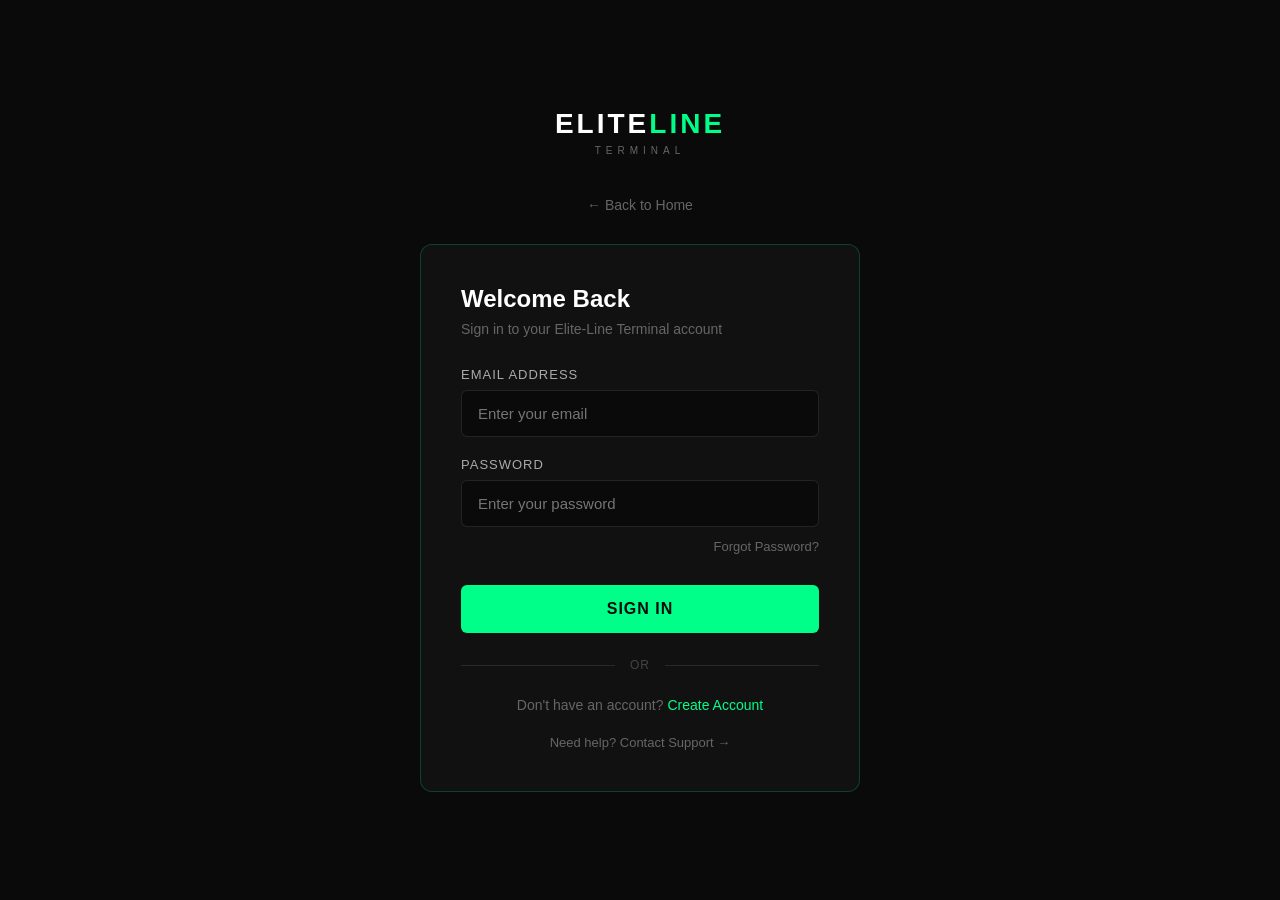
<file: statistics.html>
<!DOCTYPE html>
<html lang="en">
<head>
<meta charset="UTF-8">
<meta name="viewport" content="width=device-width, initial-scale=1.0">
<title>Statistics | Elite-Line Terminal</title>
<link rel="preconnect" href="https://fonts.googleapis.com">
<link rel="preconnect" href="https://fonts.gstatic.com" crossorigin>
<link href="https://fonts.googleapis.com/css2?family=Inter:wght@400;500;600;700;800&family=JetBrains+Mono:wght@400;500;600;700&display=swap" rel="stylesheet">
<style>
  :root{
    --bg:#0a0a0a;
    --panel:#111214;
    --panel-alt:#161719;
    --panel-raised:#1a1c1f;
    --border:rgba(255,255,255,0.08);
    --border-soft:rgba(255,255,255,0.05);
    --accent:#00ff88;
    --accent-dim:rgba(0,255,136,0.12);
    --accent-dim-border:rgba(0,255,136,0.3);
    --text:#f2f2f2;
    --text-dim:#8a8f98;
    --text-faint:#54585f;
    --warn:#ffa53d;
    --warn-dim:rgba(255,165,61,0.12);
    --danger:#ff5c5c;
    --danger-dim:rgba(255,92,92,0.12);
    --radius:12px;
    --sidebar-w:250px;
    --font-ui:'Inter',-apple-system,BlinkMacSystemFont,sans-serif;
    --font-mono:'JetBrains Mono','Courier New',monospace;
  }
  *{margin:0;padding:0;box-sizing:border-box;}
  body{
    font-family:var(--font-ui);
    background:var(--bg);
    color:var(--text);
    min-height:100vh;
  }
  a{color:inherit;text-decoration:none;}
  button{font-family:inherit;}
  ::selection{background:var(--accent-dim);color:var(--accent);}

  .icon{width:18px;height:18px;flex-shrink:0;}

  /* ---------- Sidebar ---------- */
  .sidebar{
    position:fixed;
    top:0;left:0;bottom:0;
    width:var(--sidebar-w);
    background:var(--panel);
    border-right:1px solid var(--border);
    display:flex;
    flex-direction:column;
    z-index:1100;
    transition:transform .25s ease;
  }
  .sidebar-brand{
    display:flex;align-items:center;gap:10px;
    padding:22px 22px 18px;
    font-weight:800;font-size:18px;letter-spacing:1px;
  }
  .sidebar-brand span{color:var(--accent);}
  .sidebar-search{
    margin:0 16px 18px;
    display:flex;align-items:center;gap:8px;
    background:var(--bg);
    border:1px solid var(--border);
    border-radius:8px;
    padding:9px 12px;
    color:var(--text-faint);
  }
  .sidebar-search input{
    background:transparent;border:none;outline:none;color:var(--text);
    font-size:13px;width:100%;font-family:var(--font-ui);
  }
  .sidebar-search input::placeholder{color:var(--text-faint);}
  .nav-group{padding:0 12px;flex:1;overflow-y:auto;}
  .nav-link{
    display:flex;align-items:center;gap:12px;
    padding:11px 12px;margin-bottom:2px;
    border-radius:8px;
    color:var(--text-dim);
    font-size:14px;font-weight:500;
    border:1px solid transparent;
    cursor:pointer;
  }
  .nav-link:hover{color:var(--text);background:var(--panel-raised);}
  .nav-link.active{
    color:var(--accent);
    background:var(--accent-dim);
    border-color:var(--accent-dim-border);
  }
  .nav-divider{height:1px;background:var(--border-soft);margin:12px 4px;}
  .sidebar-footer{
    padding:14px;
    border-top:1px solid var(--border);
    display:flex;flex-direction:column;gap:8px;
  }
  .mini-card{
    background:var(--bg);
    border:1px solid var(--border);
    border-radius:8px;
    padding:10px 12px;
    display:flex;align-items:center;justify-content:space-between;
  }
  .mini-card.balance{border-color:var(--accent-dim-border);background:var(--accent-dim);}
  .mini-label{font-size:10px;letter-spacing:.06em;color:var(--text-dim);}
  .mini-card.balance .mini-label{color:var(--accent);opacity:.85;}
  .mini-value{font-family:var(--font-mono);font-size:14px;font-weight:600;}
  .mini-card.balance .mini-value{color:var(--accent);}
  .user-row{
    display:flex;align-items:center;gap:10px;
    padding:8px 4px;
    cursor:pointer;
    border-radius:8px;
  }
  .user-row:hover{background:var(--panel-raised);}
  .user-avatar{
    width:32px;height:32px;border-radius:8px;
    background:var(--accent-dim);
    color:var(--accent);
    display:flex;align-items:center;justify-content:center;
    font-weight:700;font-size:14px;
    flex-shrink:0;
  }
  .user-meta{flex:1;min-width:0;}
  .user-meta .name{font-size:13px;font-weight:600;white-space:nowrap;overflow:hidden;text-overflow:ellipsis;}
  .user-meta .sub{font-size:11px;color:var(--text-faint);}

  /* ---------- Mobile sidebar toggle ---------- */
  .sidebar-toggle{
    display:none;
    position:fixed;top:14px;left:14px;z-index:1200;
    background:var(--panel);border:1px solid var(--border);
    border-radius:8px;padding:8px;color:var(--text);
    cursor:pointer;
  }
  .sidebar-overlay{
    display:none;
    position:fixed;inset:0;background:rgba(0,0,0,.6);z-index:1050;
  }

  /* ---------- Main ---------- */
  .app{margin-left:var(--sidebar-w);min-height:100vh;display:flex;flex-direction:column;}

  .topbar{
    position:sticky;top:0;z-index:900;
    background:rgba(10,10,10,0.85);
    backdrop-filter:blur(10px);
    border-bottom:1px solid var(--border);
    padding:16px 32px;
    display:flex;align-items:center;justify-content:space-between;
    gap:16px;flex-wrap:wrap;
  }
  .breadcrumb{display:flex;align-items:center;gap:8px;color:var(--text-dim);font-size:14px;}
  .breadcrumb strong{color:var(--text);font-weight:600;}
  .topbar-right{display:flex;align-items:center;gap:12px;}
  .chip{
    display:flex;align-items:center;gap:8px;
    border:1px solid var(--border);
    border-radius:8px;
    padding:8px 14px;
    font-size:13px;color:var(--text-dim);
  }
  .balance-chip{
    display:flex;align-items:center;gap:8px;
    border:1px solid var(--border);
    border-radius:8px;
    padding:8px 14px;
    font-size:13px;
  }
  .balance-chip .amt{font-family:var(--font-mono);font-weight:700;color:var(--text);}
  .btn{
    display:inline-flex;align-items:center;gap:8px;
    border:none;border-radius:8px;
    padding:10px 18px;
    font-size:13px;font-weight:700;
    cursor:pointer;
    font-family:var(--font-ui);
  }
  .btn-accent{background:var(--accent);color:#05130c;}
  .btn-accent:hover{background:#33ff9e;}
  .btn-ghost{background:transparent;border:1px solid var(--border);color:var(--text-dim);}
  .btn-ghost:hover{border-color:var(--danger);color:var(--danger);}

  .main{padding:28px 32px 60px;max-width:1320px;width:100%;margin:0 auto;}

  .page-head{
    display:flex;align-items:flex-end;justify-content:space-between;
    margin-bottom:24px;flex-wrap:wrap;gap:12px;
  }
  .page-head h1{font-size:28px;font-weight:800;margin-bottom:6px;}
  .page-head .date{color:var(--text-dim);font-size:13px;}
  .status-pill{
    display:flex;align-items:center;gap:8px;
    padding:7px 14px;border-radius:50px;font-size:12px;font-weight:600;
    letter-spacing:.03em;
  }
  .status-pill.active{background:var(--accent-dim);color:var(--accent);border:1px solid var(--accent-dim-border);}
  .status-pill.pending{background:var(--warn-dim);color:var(--warn);border:1px solid rgba(255,165,61,.35);}
  .status-pill.suspended{background:var(--danger-dim);color:var(--danger);border:1px solid rgba(255,92,92,.35);}
  .status-dot{width:7px;height:7px;border-radius:50%;background:currentColor;animation:pulse 2s infinite;}
  @keyframes pulse{0%,100%{opacity:1;}50%{opacity:.4;}}

  /* ---------- Stat cards ---------- */
  .stats-row{
    display:grid;grid-template-columns:1.4fr 1fr 1fr;gap:18px;margin-bottom:20px;
  }
  .card{
    background:var(--panel);
    border:1px solid var(--border);
    border-radius:var(--radius);
    padding:22px;
  }
  .stat-card{display:flex;flex-direction:column;gap:16px;}
  .stat-top{display:flex;align-items:center;justify-content:space-between;}
  .stat-icon-box{
    width:38px;height:38px;border-radius:9px;
    display:flex;align-items:center;justify-content:center;
  }
  .stat-icon-box.green{background:var(--accent-dim);color:var(--accent);}
  .stat-icon-box.blue{background:rgba(90,140,255,.14);color:#7fa4ff;}
  .stat-icon-box.purple{background:rgba(170,110,255,.14);color:#b98bff;}
  .stat-caption{font-size:11px;letter-spacing:.06em;color:var(--text-dim);}
  .stat-main{font-family:var(--font-mono);font-size:30px;font-weight:700;}
  .stat-sub{font-size:12px;color:var(--text-faint);margin-top:2px;}

  /* ---------- Content grid ---------- */
  .grid-3{display:grid;grid-template-columns:1fr 1fr 1fr;gap:18px;margin-bottom:20px;align-items:start;}

  .card-title-row{
    display:flex;align-items:center;gap:10px;margin-bottom:18px;
  }
  .card-title-row .box{
    width:32px;height:32px;border-radius:8px;
    background:var(--accent-dim);color:var(--accent);
    display:flex;align-items:center;justify-content:center;
  }
  .card-title-row h3{font-size:14px;font-weight:700;}
  .card-title-row .sub{font-size:11px;color:var(--text-faint);margin-top:1px;}

  /* Top up card */
  .amount-input{
    display:flex;align-items:center;gap:8px;
    background:var(--bg);border:1px solid var(--border);
    border-radius:8px;padding:14px 16px;margin-bottom:14px;
  }
  .amount-input span{color:var(--text-faint);font-family:var(--font-mono);font-size:20px;}
  .amount-input input{
    flex:1;background:transparent;border:none;outline:none;color:var(--text);
    font-family:var(--font-mono);font-size:20px;font-weight:600;
  }
  .preset-grid{display:grid;grid-template-columns:repeat(3,1fr);gap:8px;margin-bottom:14px;}
  .preset-btn{
    background:var(--bg);border:1px solid var(--border);color:var(--text-dim);
    border-radius:7px;padding:9px 0;font-size:13px;font-weight:600;cursor:pointer;
  }
  .preset-btn:hover,.preset-btn.selected{border-color:var(--accent-dim-border);color:var(--accent);background:var(--accent-dim);}
  .pay-btn{width:100%;justify-content:center;}
  .pay-note{display:flex;align-items:center;gap:6px;justify-content:center;margin-top:12px;font-size:11px;color:var(--text-faint);}

  /* Terminal card */
  .terminal{background:var(--panel-alt);border-radius:9px;overflow:hidden;border:1px solid var(--border-soft);}
  .terminal-bar{
    display:flex;align-items:center;gap:8px;
    padding:11px 14px;background:var(--panel-raised);border-bottom:1px solid var(--border-soft);
  }
  .dot{width:9px;height:9px;border-radius:50%;}
  .dot.red{background:#ff5f57;}.dot.yellow{background:#febc2e;}.dot.green{background:#28c840;}
  .terminal-title{font-family:var(--font-mono);font-size:11px;color:var(--text-dim);letter-spacing:.03em;margin-left:4px;}
  .terminal-body{padding:16px;}
  .term-row{
    display:flex;align-items:center;justify-content:space-between;
    padding:9px 0;border-bottom:1px solid var(--border-soft);
    font-family:var(--font-mono);font-size:13px;
  }
  .term-row:last-child{border-bottom:none;}
  .term-label{color:var(--text-faint);letter-spacing:.04em;font-size:11px;}
  .term-value-group{display:flex;align-items:center;gap:8px;}
  .term-value{font-weight:600;color:var(--text);}
  .icon-btn{
    background:transparent;border:none;color:var(--text-faint);cursor:pointer;
    display:flex;align-items:center;padding:2px;
  }
  .icon-btn:hover{color:var(--accent);}
  .icon-btn .icon{width:14px;height:14px;}
  .pending-block{padding:6px 2px 2px;text-align:center;}
  .pending-block .headline{color:var(--warn);font-size:13px;margin-bottom:8px;display:flex;align-items:center;gap:8px;justify-content:center;}
  .pending-block p{color:var(--text-dim);font-size:12.5px;line-height:1.6;margin-bottom:12px;}
  .pending-block a{color:var(--accent);font-weight:600;font-size:13px;display:inline-flex;align-items:center;gap:6px;}

  /* Quick actions */
  .qa-grid{display:grid;grid-template-columns:1fr 1fr;gap:10px;}
  .qa-btn{
    display:flex;flex-direction:column;gap:10px;
    background:var(--panel-alt);border:1px solid var(--border-soft);
    border-radius:9px;padding:14px;cursor:pointer;
  }
  .qa-btn:hover{border-color:var(--accent-dim-border);background:var(--panel-raised);}
  .qa-icon{
    width:32px;height:32px;border-radius:8px;
    display:flex;align-items:center;justify-content:center;
  }
  .qa-btn span{font-size:12.5px;font-weight:600;color:var(--text);}
  .qa-1{background:rgba(90,140,255,.14);color:#7fa4ff;}
  .qa-2{background:rgba(0,255,136,.14);color:var(--accent);}
  .qa-3{background:rgba(255,165,61,.14);color:var(--warn);}
  .qa-4{background:rgba(170,110,255,.14);color:#b98bff;}
  .qa-5{background:rgba(255,92,140,.14);color:#ff5c8c;}
  .qa-6{background:rgba(255,140,60,.14);color:#ff8c3c;}

  /* Support banner */
  .support-banner{
    display:flex;align-items:center;justify-content:space-between;
    gap:16px;flex-wrap:wrap;
    background:linear-gradient(135deg,var(--panel) 0%,var(--panel-alt) 100%);
    border:1px solid var(--border);
    border-radius:var(--radius);
    padding:20px 24px;
  }
  .support-left{display:flex;align-items:center;gap:14px;}
  .support-icon{
    width:42px;height:42px;border-radius:10px;
    background:var(--accent-dim);color:var(--accent);
    display:flex;align-items:center;justify-content:center;flex-shrink:0;
  }
  .support-left h4{font-size:14px;font-weight:700;margin-bottom:3px;}
  .support-left p{font-size:12.5px;color:var(--text-dim);}
  .support-actions{display:flex;gap:10px;}
  .support-actions .btn-ghost{color:var(--text);}

  /* Focus visibility */
  a:focus-visible,button:focus-visible,input:focus-visible{
    outline:2px solid var(--accent);outline-offset:2px;
  }

  @media (prefers-reduced-motion: reduce){
    .status-dot{animation:none;}
  }

  /* ---------- Responsive ---------- */
  @media (max-width:1080px){
    .stats-row{grid-template-columns:1fr 1fr;}
    .stats-row .stat-card:first-child{grid-column:span 2;}
    .grid-3{grid-template-columns:1fr 1fr;}
    .grid-3 > :nth-child(3){grid-column:span 2;}
  }
  @media (max-width:760px){
    .sidebar{transform:translateX(-100%);}
    .sidebar.open{transform:translateX(0);}
    .sidebar-toggle{display:flex;}
    .sidebar-overlay.show{display:block;}
    .app{margin-left:0;}
    .topbar{padding:16px 18px 16px 60px;}
    .main{padding:20px 18px 40px;}
    .stats-row{grid-template-columns:1fr;}
    .stats-row .stat-card:first-child{grid-column:span 1;}
    .grid-3{grid-template-columns:1fr;}
    .grid-3 > :nth-child(3){grid-column:span 1;}
    .qa-grid{grid-template-columns:1fr 1fr;}
    .support-banner{flex-direction:column;align-items:flex-start;}
  }

  /* ---------- Statistics page ---------- */
  .stats-row{display:grid;grid-template-columns:repeat(4,1fr);gap:16px;margin-bottom:20px;}
  .stat-card{background:var(--panel);border:1px solid var(--border);border-radius:var(--radius);padding:20px;}
  .stat-caption{font-size:11px;letter-spacing:.06em;color:var(--text-dim);margin-bottom:10px;}
  .stat-main{font-family:var(--font-mono);font-size:26px;font-weight:700;color:var(--accent);}
  .chart-card{background:var(--panel);border:1px solid var(--border);border-radius:var(--radius);padding:22px;margin-bottom:20px;}
  .chart-card h3{font-size:14px;font-weight:700;margin-bottom:18px;}
  .bar-row{display:flex;align-items:center;gap:12px;margin-bottom:10px;}
  .bar-label{width:70px;font-size:11.5px;color:var(--text-dim);flex-shrink:0;}
  .bar-track{flex:1;height:10px;background:var(--bg);border-radius:6px;overflow:hidden;}
  .bar-fill{height:100%;background:var(--accent);border-radius:6px;}
  .bar-value{width:40px;text-align:right;font-family:var(--font-mono);font-size:11.5px;color:var(--text-faint);flex-shrink:0;}
  .dest-grid{display:grid;grid-template-columns:1fr 1fr;gap:0;}
  .dest-row{display:flex;justify-content:space-between;padding:10px 0;border-bottom:1px solid var(--border-soft);font-size:13px;}
  .dest-row:last-child{border-bottom:none;}
  @media (max-width:1080px){ .stats-row{grid-template-columns:1fr 1fr;} }
  @media (max-width:760px){ .dest-grid{grid-template-columns:1fr;} }
</style>
</head>
<body>

<button class="sidebar-toggle" id="sidebarToggle" aria-label="Toggle menu">
  <svg class="icon" viewBox="0 0 24 24" fill="none" stroke="currentColor" stroke-width="2" stroke-linecap="round" stroke-linejoin="round"><line x1="3" y1="6" x2="21" y2="6"/><line x1="3" y1="12" x2="21" y2="12"/><line x1="3" y1="18" x2="21" y2="18"/></svg>
</button>
<div class="sidebar-overlay" id="sidebarOverlay"></div>

<aside class="sidebar" id="sidebar">
  <div class="sidebar-brand">ELITE<span>LINE</span></div>

  <div class="sidebar-search">
    <svg class="icon" viewBox="0 0 24 24" fill="none" stroke="currentColor" stroke-width="2" stroke-linecap="round" stroke-linejoin="round" style="width:16px;height:16px;"><circle cx="11" cy="11" r="8"/><line x1="21" y1="21" x2="16.65" y2="16.65"/></svg>
    <input type="text" placeholder="Search...">
  </div>

  <nav class="nav-group">
    <a href="dashboard.html" class="nav-link">
      <svg class="icon" viewBox="0 0 24 24" fill="none" stroke="currentColor" stroke-width="2" stroke-linecap="round" stroke-linejoin="round"><path d="M3 9l9-7 9 7v11a2 2 0 0 1-2 2H5a2 2 0 0 1-2-2z"/><polyline points="9 22 9 12 15 12 15 22"/></svg>
      Dashboard
    </a>
    <a href="sipusers.html" class="nav-link">
      <svg class="icon" viewBox="0 0 24 24" fill="none" stroke="currentColor" stroke-width="2" stroke-linecap="round" stroke-linejoin="round"><path d="M22 16.92v3a2 2 0 0 1-2.18 2 19.79 19.79 0 0 1-8.63-3.07 19.5 19.5 0 0 1-6-6 19.79 19.79 0 0 1-3.07-8.67A2 2 0 0 1 4.11 2h3a2 2 0 0 1 2 1.72c.127.96.361 1.903.7 2.81a2 2 0 0 1-.45 2.11L8.09 9.91a16 16 0 0 0 6 6l1.27-1.27a2 2 0 0 1 2.11-.45c.907.339 1.85.573 2.81.7A2 2 0 0 1 22 16.92z"/></svg>
      SIP Users
    </a>
    <a href="activecalls.html" class="nav-link">
      <svg class="icon" viewBox="0 0 24 24" fill="none" stroke="currentColor" stroke-width="2" stroke-linecap="round" stroke-linejoin="round"><polyline points="22 12 18 12 15 21 9 3 6 12 2 12"/></svg>
      Active Calls
    </a>
    <a href="statistics.html" class="nav-link active">
      <svg class="icon" viewBox="0 0 24 24" fill="none" stroke="currentColor" stroke-width="2" stroke-linecap="round" stroke-linejoin="round"><line x1="18" y1="20" x2="18" y2="10"/><line x1="12" y1="20" x2="12" y2="4"/><line x1="6" y1="20" x2="6" y2="14"/></svg>
      Statistics
    </a>
    <a href="refills.html" class="nav-link">
      <svg class="icon" viewBox="0 0 24 24" fill="none" stroke="currentColor" stroke-width="2" stroke-linecap="round" stroke-linejoin="round"><polyline points="23 4 23 10 17 10"/><path d="M20.49 15a9 9 0 1 1-2.12-9.36L23 10"/></svg>
      Refills
    </a>
    <a href="coverage.html" class="nav-link">
      <svg class="icon" viewBox="0 0 24 24" fill="none" stroke="currentColor" stroke-width="2" stroke-linecap="round" stroke-linejoin="round"><circle cx="12" cy="12" r="10"/><line x1="2" y1="12" x2="22" y2="12"/><path d="M12 2a15.3 15.3 0 0 1 4 10 15.3 15.3 0 0 1-4 10 15.3 15.3 0 0 1-4-10 15.3 15.3 0 0 1 4-10z"/></svg>
      Coverage
    </a>
    <a href="plans.html" class="nav-link">
      <svg class="icon" viewBox="0 0 24 24" fill="none" stroke="currentColor" stroke-width="2" stroke-linecap="round" stroke-linejoin="round"><polygon points="12 2 2 7 12 12 22 7 12 2"/><polyline points="2 17 12 22 22 17"/><polyline points="2 12 12 17 22 12"/></svg>
      Plans
    </a>
    <a href="#" class="nav-link">
      <svg class="icon" viewBox="0 0 24 24" fill="none" stroke="currentColor" stroke-width="2" stroke-linecap="round" stroke-linejoin="round"><path d="M17 21v-2a4 4 0 0 0-4-4H5a4 4 0 0 0-4 4v2"/><circle cx="9" cy="7" r="4"/><path d="M23 21v-2a4 4 0 0 0-3-3.87"/><path d="M16 3.13a4 4 0 0 1 0 7.75"/></svg>
      Users
    </a>
    <div class="nav-divider"></div>
    <a href="https://t.me/SIPCONNECT0" target="_blank" class="nav-link">
      <svg class="icon" viewBox="0 0 24 24" fill="none" stroke="currentColor" stroke-width="2" stroke-linecap="round" stroke-linejoin="round"><path d="M21 11.5a8.38 8.38 0 0 1-.9 3.8 8.5 8.5 0 0 1-7.6 4.7 8.38 8.38 0 0 1-3.8-.9L3 21l1.9-5.7a8.38 8.38 0 0 1-.9-3.8 8.5 8.5 0 0 1 4.7-7.6 8.38 8.38 0 0 1 3.8-.9h.5a8.48 8.48 0 0 1 8 8v.5z"/></svg>
      Support
    </a>
    <a href="howtouse.html" class="nav-link">
      <svg class="icon" viewBox="0 0 24 24" fill="none" stroke="currentColor" stroke-width="2" stroke-linecap="round" stroke-linejoin="round"><path d="M4 19.5A2.5 2.5 0 0 1 6.5 17H20"/><path d="M6.5 2H20v20H6.5A2.5 2.5 0 0 1 4 19.5v-15A2.5 2.5 0 0 1 6.5 2z"/></svg>
      How To Use
    </a>
  </nav>

  <div class="sidebar-footer">
    <div class="mini-card balance">
      <div>
        <div class="mini-label">BALANCE</div>
        <div class="mini-value" id="sbBalance">$0.00</div>
      </div>
    </div>
    <div class="mini-card">
      <div>
        <div class="mini-label">SIP SERVER</div>
        <div class="mini-value" id="sbServer" style="font-size:12px;">—</div>
      </div>
    </div>
    <div class="user-row" id="userRow">
      <div class="user-avatar" id="userAvatar">U</div>
      <div class="user-meta">
        <div class="name" id="userName">Loading...</div>
        <div class="sub">User account</div>
      </div>
      <button class="icon-btn" onclick="logout()" aria-label="Log out">
        <svg class="icon" viewBox="0 0 24 24" fill="none" stroke="currentColor" stroke-width="2" stroke-linecap="round" stroke-linejoin="round"><path d="M9 21H5a2 2 0 0 1-2-2V5a2 2 0 0 1 2-2h4"/><polyline points="16 17 21 12 16 7"/><line x1="21" y1="12" x2="9" y2="12"/></svg>
      </button>
    </div>
  </div>
</aside>

<div class="app">
  <div class="topbar">
    <div class="breadcrumb">
      <svg class="icon" viewBox="0 0 24 24" fill="none" stroke="currentColor" stroke-width="2" stroke-linecap="round" stroke-linejoin="round" style="width:16px;height:16px;"><rect x="3" y="3" width="7" height="7"/><rect x="14" y="3" width="7" height="7"/><rect x="14" y="14" width="7" height="7"/><rect x="3" y="14" width="7" height="7"/></svg>
      / <strong>Statistics</strong>
    </div>
  </div>

  <main class="main">
    <div class="page-head">
      <div>
        <h1>Statistics</h1>
        <div class="date">Your usage over the last 7 days</div>
      </div>
    </div>

    <div class="stats-row">
      <div class="stat-card">
        <div class="stat-caption">TOTAL CALLS (7D)</div>
        <div class="stat-main" id="statTotalCalls">0</div>
      </div>
      <div class="stat-card">
        <div class="stat-caption">TOTAL MINUTES (7D)</div>
        <div class="stat-main" id="statTotalMinutes">0</div>
      </div>
      <div class="stat-card">
        <div class="stat-caption">AVG CALLS / DAY</div>
        <div class="stat-main" id="statAvgCalls">0</div>
      </div>
      <div class="stat-card">
        <div class="stat-caption">UPTIME</div>
        <div class="stat-main" id="statUptime">99.9%</div>
      </div>
    </div>

    <div class="chart-card">
      <h3>Calls by Day</h3>
      <div id="dayChart"></div>
    </div>

    <div class="chart-card">
      <h3>Top Destinations</h3>
      <div class="dest-grid" id="destGrid"></div>
    </div>
  </main>
</div>

<script>
  const token = localStorage.getItem('token');
  const user = JSON.parse(localStorage.getItem('user') || '{}');
  if (!token) { window.location.href = 'login.html'; }

  const sidebar = document.getElementById('sidebar');
  const overlay = document.getElementById('sidebarOverlay');
  document.getElementById('sidebarToggle').addEventListener('click', () => {
    sidebar.classList.toggle('open');
    overlay.classList.toggle('show');
  });
  overlay.addEventListener('click', () => {
    sidebar.classList.remove('open');
    overlay.classList.remove('show');
  });

  document.getElementById('userName').textContent = user.name || 'User';
  document.getElementById('userAvatar').textContent = (user.name || 'U').charAt(0).toUpperCase();

  function logout() {
    localStorage.removeItem('token');
    localStorage.removeItem('user');
    window.location.href = 'index.html';
  }

  const API_BASE = 'https://elite-line-backend.onrender.com';
  async function refreshBalance() {
    try {
      const res = await fetch(API_BASE + '/api/user/balance', {
        headers: { 'Authorization': 'Bearer ' + token }
      });
      if (!res.ok) return;
      const data = await res.json();
      if (typeof data.balance !== 'number') return;
      document.getElementById('sbBalance').textContent = '$' + data.balance.toFixed(2);
    } catch (err) {}
  }
  refreshBalance();

  // ---------- Usage statistics (currently zeroed — no VoIP switch connected yet) ----------
  const days = ['Mon', 'Tue', 'Wed', 'Thu', 'Fri', 'Sat', 'Sun'];
  const dayCounts = days.map(() => 0);

  document.getElementById('statTotalCalls').textContent = '0';
  document.getElementById('statTotalMinutes').textContent = '0';
  document.getElementById('statAvgCalls').textContent = '0';
  document.getElementById('statUptime').textContent = (99 + Math.random() * 0.9).toFixed(1) + '%';

  document.getElementById('dayChart').innerHTML = days.map((d, i) => `
    <div class="bar-row">
      <div class="bar-label">${d}</div>
      <div class="bar-track"><div class="bar-fill" style="width:0%;"></div></div>
      <div class="bar-value">0</div>
    </div>
  `).join('');

  document.getElementById('destGrid').innerHTML =
    '<div style="grid-column:1/-1;text-align:center;color:var(--text-dim);padding:20px 0;">No call data yet</div>';
</script>

</body>
</html>
</file>
<file: style.css>
/* ===== RESET & BASE ===== */
* {
  margin: 0;
  padding: 0;
  box-sizing: border-box;
}

body {
  font-family: "Arial", sans-serif;
  background-color: #0a0a0a;
  color: #ffffff;
  line-height: 1.6;
}

/* ===== SCROLLBAR ===== */
::-webkit-scrollbar {
  width: 6px;
}
::-webkit-scrollbar-track {
  background: #0a0a0a;
}
::-webkit-scrollbar-thumb {
  background: #00ff88;
  border-radius: 3px;
}

/* ===== ACCENT COLOR ===== */
.accent {
  color: #00ff88;
}

/* ===== BUTTONS ===== */
.btn-primary {
  background: #00ff88;
  color: #0a0a0a;
  padding: 12px 28px;
  border-radius: 5px;
  text-decoration: none;
  font-weight: bold;
  font-size: 14px;
  transition: all 0.3s ease;
  display: inline-block;
  cursor: pointer;
  border: none;
}

.btn-primary:hover {
  background: #00cc6a;
  transform: translateY(-2px);
  box-shadow: 0 0 20px rgba(0, 255, 136, 0.4);
}

.btn-secondary {
  background: transparent;
  color: #00ff88;
  padding: 12px 28px;
  border-radius: 5px;
  text-decoration: none;
  font-weight: bold;
  font-size: 14px;
  transition: all 0.3s ease;
  display: inline-block;
  border: 1px solid #00ff88;
}

.btn-secondary:hover {
  background: rgba(0, 255, 136, 0.1);
  transform: translateY(-2px);
}

/* ===== NAVBAR ===== */
.navbar {
  position: fixed;
  top: 0;
  left: 0;
  right: 0;
  z-index: 1000;
  display: flex;
  justify-content: space-between;
  align-items: center;
  padding: 20px 80px;
  background: rgba(10, 10, 10, 0.95);
  backdrop-filter: blur(10px);
  border-bottom: 1px solid rgba(0, 255, 136, 0.1);
}

.logo {
  display: flex;
  flex-direction: column;
}

.logo-text {
  font-size: 22px;
  font-weight: 900;
  letter-spacing: 3px;
}

.logo-sub {
  font-size: 10px;
  letter-spacing: 5px;
  color: #666;
}

.nav-links {
  display: flex;
  gap: 40px;
}

.nav-links a {
  color: #aaa;
  text-decoration: none;
  font-size: 14px;
  letter-spacing: 1px;
  transition: color 0.3s ease;
}

.nav-links a:hover {
  color: #00ff88;
}

/* ===== HERO ===== */
.hero {
  min-height: 100vh;
  display: flex;
  align-items: center;
  justify-content: space-between;
  padding: 120px 80px 80px;
  gap: 60px;
  position: relative;
  overflow: hidden;
}

.hero::before {
  content: "";
  position: absolute;
  top: 0;
  left: 0;
  right: 0;
  bottom: 0;
  background: radial-gradient(
    ellipse at top left,
    rgba(0, 255, 136, 0.05) 0%,
    transparent 60%
  );
  pointer-events: none;
}

.hero-content {
  flex: 1;
  max-width: 600px;
}

.status-badge {
  display: inline-flex;
  align-items: center;
  gap: 8px;
  background: rgba(0, 255, 136, 0.1);
  border: 1px solid rgba(0, 255, 136, 0.3);
  padding: 8px 16px;
  border-radius: 50px;
  font-size: 12px;
  color: #00ff88;
  margin-bottom: 30px;
  letter-spacing: 1px;
}

.status-dot {
  width: 8px;
  height: 8px;
  background: #00ff88;
  border-radius: 50%;
  animation: pulse 2s infinite;
}

@keyframes pulse {
  0% {
    opacity: 1;
    transform: scale(1);
  }
  50% {
    opacity: 0.5;
    transform: scale(1.2);
  }
  100% {
    opacity: 1;
    transform: scale(1);
  }
}

.hero h1 {
  font-size: 56px;
  font-weight: 900;
  line-height: 1.1;
  margin-bottom: 20px;
  letter-spacing: -1px;
}

.hero-sub {
  color: #aaa;
  font-size: 16px;
  margin-bottom: 40px;
  line-height: 1.8;
}

.hero-buttons {
  display: flex;
  gap: 20px;
  margin-bottom: 60px;
  flex-wrap: wrap;
}

.hero-stats {
  display: flex;
  gap: 40px;
  flex-wrap: wrap;
}

.stat {
  display: flex;
  flex-direction: column;
}

.stat-number {
  font-size: 28px;
  font-weight: 900;
  color: #00ff88;
}

.stat-label {
  font-size: 12px;
  color: #666;
  letter-spacing: 1px;
}

/* ===== TERMINAL ===== */
.hero-terminal {
  flex: 1;
  max-width: 500px;
  background: #111;
  border: 1px solid rgba(0, 255, 136, 0.2);
  border-radius: 10px;
  overflow: hidden;
  box-shadow: 0 0 50px rgba(0, 255, 136, 0.1);
}

.terminal-header {
  background: #1a1a1a;
  padding: 12px 16px;
  display: flex;
  align-items: center;
  gap: 8px;
  border-bottom: 1px solid rgba(0, 255, 136, 0.1);
}

.terminal-dot {
  width: 12px;
  height: 12px;
  border-radius: 50%;
}

.terminal-dot.red {
  background: #ff5f57;
}
.terminal-dot.yellow {
  background: #febc2e;
}
.terminal-dot.green {
  background: #28c840;
}

.terminal-title {
  font-size: 12px;
  color: #666;
  margin-left: 10px;
  letter-spacing: 1px;
}

.terminal-body {
  padding: 24px;
  font-family: "Courier New", monospace;
  font-size: 14px;
  line-height: 2;
}

.terminal-green {
  color: #00ff88;
}

.blink {
  color: #00ff88;
  animation: blink 1s infinite;
}

@keyframes blink {
  0%,
  100% {
    opacity: 1;
  }
  50% {
    opacity: 0;
  }
}

/* ===== SECTION HEADER ===== */
.section-header {
  text-align: center;
  margin-bottom: 60px;
}

.section-header h2 {
  font-size: 42px;
  font-weight: 900;
  margin-bottom: 15px;
  letter-spacing: -1px;
}

.section-header p {
  color: #aaa;
  font-size: 16px;
}

/* ===== SERVICES ===== */
.services {
  padding: 100px 80px;
  background: #0d0d0d;
}

.services-grid {
  display: grid;
  grid-template-columns: repeat(3, 1fr);
  gap: 30px;
}

.service-card {
  background: #111;
  border: 1px solid rgba(0, 255, 136, 0.1);
  border-radius: 10px;
  padding: 35px;
  transition: all 0.3s ease;
}

.service-card:hover {
  border-color: rgba(0, 255, 136, 0.4);
  transform: translateY(-5px);
  box-shadow: 0 10px 40px rgba(0, 255, 136, 0.1);
}

.service-icon {
  font-size: 36px;
  margin-bottom: 20px;
}

.service-card h3 {
  font-size: 18px;
  margin-bottom: 12px;
  letter-spacing: 1px;
}

.service-card p {
  color: #888;
  font-size: 14px;
  line-height: 1.8;
  margin-bottom: 20px;
}

.service-status {
  font-family: "Courier New", monospace;
  font-size: 11px;
  color: #555;
  letter-spacing: 1px;
}

.online {
  color: #00ff88;
}

/* ===== COVERAGE ===== */
.coverage {
  padding: 100px 80px;
  background: #0a0a0a;
}

.coverage-grid {
  display: grid;
  grid-template-columns: repeat(4, 1fr);
  gap: 30px;
}

.region-card {
  background: #111;
  border: 1px solid rgba(0, 255, 136, 0.1);
  border-radius: 10px;
  padding: 30px;
  transition: all 0.3s ease;
}

.region-card:hover {
  border-color: rgba(0, 255, 136, 0.4);
  transform: translateY(-5px);
}

.region-card h3 {
  font-size: 16px;
  margin-bottom: 20px;
  color: #00ff88;
  letter-spacing: 1px;
}

.region-card ul {
  list-style: none;
}

.region-card ul li {
  color: #aaa;
  font-size: 14px;
  padding: 6px 0;
  border-bottom: 1px solid rgba(255, 255, 255, 0.05);
}

/* ===== PRICING ===== */
.pricing {
  padding: 100px 80px;
  background: #0d0d0d;
}

.pricing-grid {
  display: grid;
  grid-template-columns: repeat(3, 1fr);
  gap: 30px;
  max-width: 1000px;
  margin: 0 auto;
}

.pricing-card {
  background: #111;
  border: 1px solid rgba(0, 255, 136, 0.1);
  border-radius: 10px;
  padding: 40px;
  text-align: center;
  transition: all 0.3s ease;
  position: relative;
}

.pricing-card:hover {
  transform: translateY(-5px);
}

.pricing-card.featured {
  border-color: #00ff88;
  box-shadow: 0 0 40px rgba(0, 255, 136, 0.15);
}

.plan-badge {
  position: absolute;
  top: -12px;
  left: 50%;
  transform: translateX(-50%);
  background: #00ff88;
  color: #0a0a0a;
  font-size: 10px;
  font-weight: 900;
  padding: 4px 16px;
  border-radius: 50px;
  letter-spacing: 2px;
  white-space: nowrap;
}

.plan-name {
  font-size: 18px;
  font-weight: 700;
  letter-spacing: 2px;
  margin-bottom: 15px;
  color: #aaa;
}

.plan-price {
  font-size: 32px;
  font-weight: 900;
  color: #00ff88;
  margin-bottom: 30px;
}

.plan-features {
  list-style: none;
  margin-bottom: 35px;
  text-align: left;
}

.plan-features li {
  color: #aaa;
  font-size: 14px;
  padding: 10px 0;
  border-bottom: 1px solid rgba(255, 255, 255, 0.05);
}

/* ===== CONTACT ===== */
.contact {
  padding: 100px 80px;
  background: #0a0a0a;
}

.contact-content {
  display: flex;
  justify-content: center;
}

.contact-card {
  background: #111;
  border: 1px solid rgba(0, 255, 136, 0.2);
  border-radius: 10px;
  padding: 50px;
  text-align: center;
  max-width: 400px;
  width: 100%;
  transition: all 0.3s ease;
}

.contact-card:hover {
  border-color: rgba(0, 255, 136, 0.4);
}

/* ===== MOBILE RESPONSIVE ===== */
@media (max-width: 900px) {
  .navbar {
    padding: 16px 20px;
    flex-wrap: wrap;
    gap: 12px;
  }

  .nav-links {
    display: none;
  }

  .nav-buttons {
    gap: 10px;
  }

  .btn-primary,
  .btn-secondary {
    padding: 10px 18px;
    font-size: 13px;
  }

  .hero {
    flex-direction: column;
    padding: 110px 20px 60px;
    gap: 40px;
    text-align: center;
  }

  .hero-content {
    max-width: 100%;
  }

  .hero h1 {
    font-size: 34px;
  }

  .hero-sub {
    font-size: 14px;
  }

  .hero-buttons {
    justify-content: center;
  }

  .hero-stats {
    justify-content: center;
    gap: 24px;
  }

  .hero-terminal {
    max-width: 100%;
    width: 100%;
  }

  .terminal-body {
    padding: 16px;
    font-size: 12px;
  }

  .section-header h2 {
    font-size: 28px;
  }

  .services,
  .coverage,
  .pricing,
  .contact {
    padding: 60px 20px;
  }

  .services-grid {
    grid-template-columns: 1fr;
    gap: 20px;
  }

  .coverage-grid {
    grid-template-columns: 1fr 1fr;
    gap: 20px;
  }

  .pricing-grid {
    grid-template-columns: 1fr;
    gap: 20px;
  }

  .pricing-card {
    padding: 30px 24px;
  }

  .contact-card {
    padding: 32px 24px;
  }

  .footer-content {
    flex-direction: column;
    gap: 30px;
    padding: 40px 20px;
    text-align: center;
  }

  .footer-links {
    align-items: center;
  }
}

@media (max-width: 500px) {
  .hero h1 {
    font-size: 28px;
  }

  .coverage-grid {
    grid-template-columns: 1fr;
  }

  .hero-stats {
    gap: 18px;
  }

  .stat-number {
    font-size: 22px;
  }

  .logo-text {
    font-size: 18px;
  }
}
</file>
